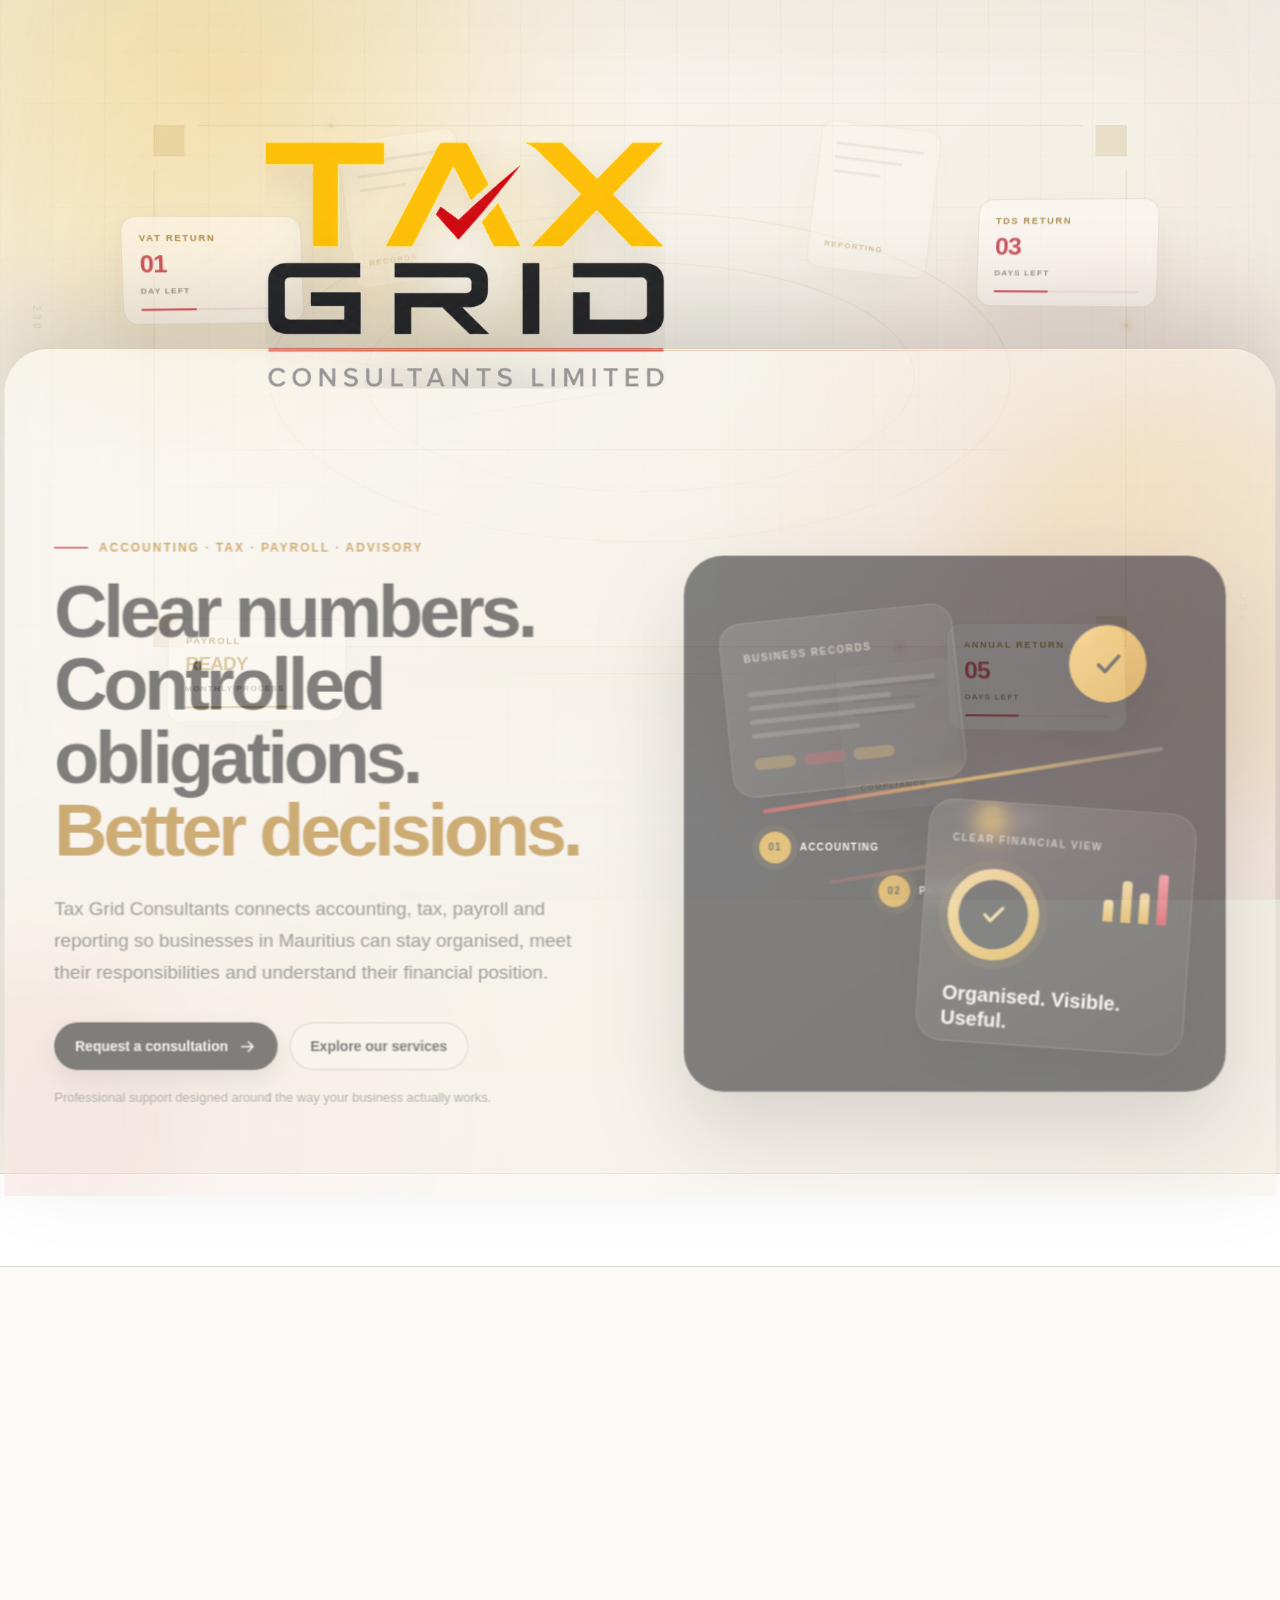
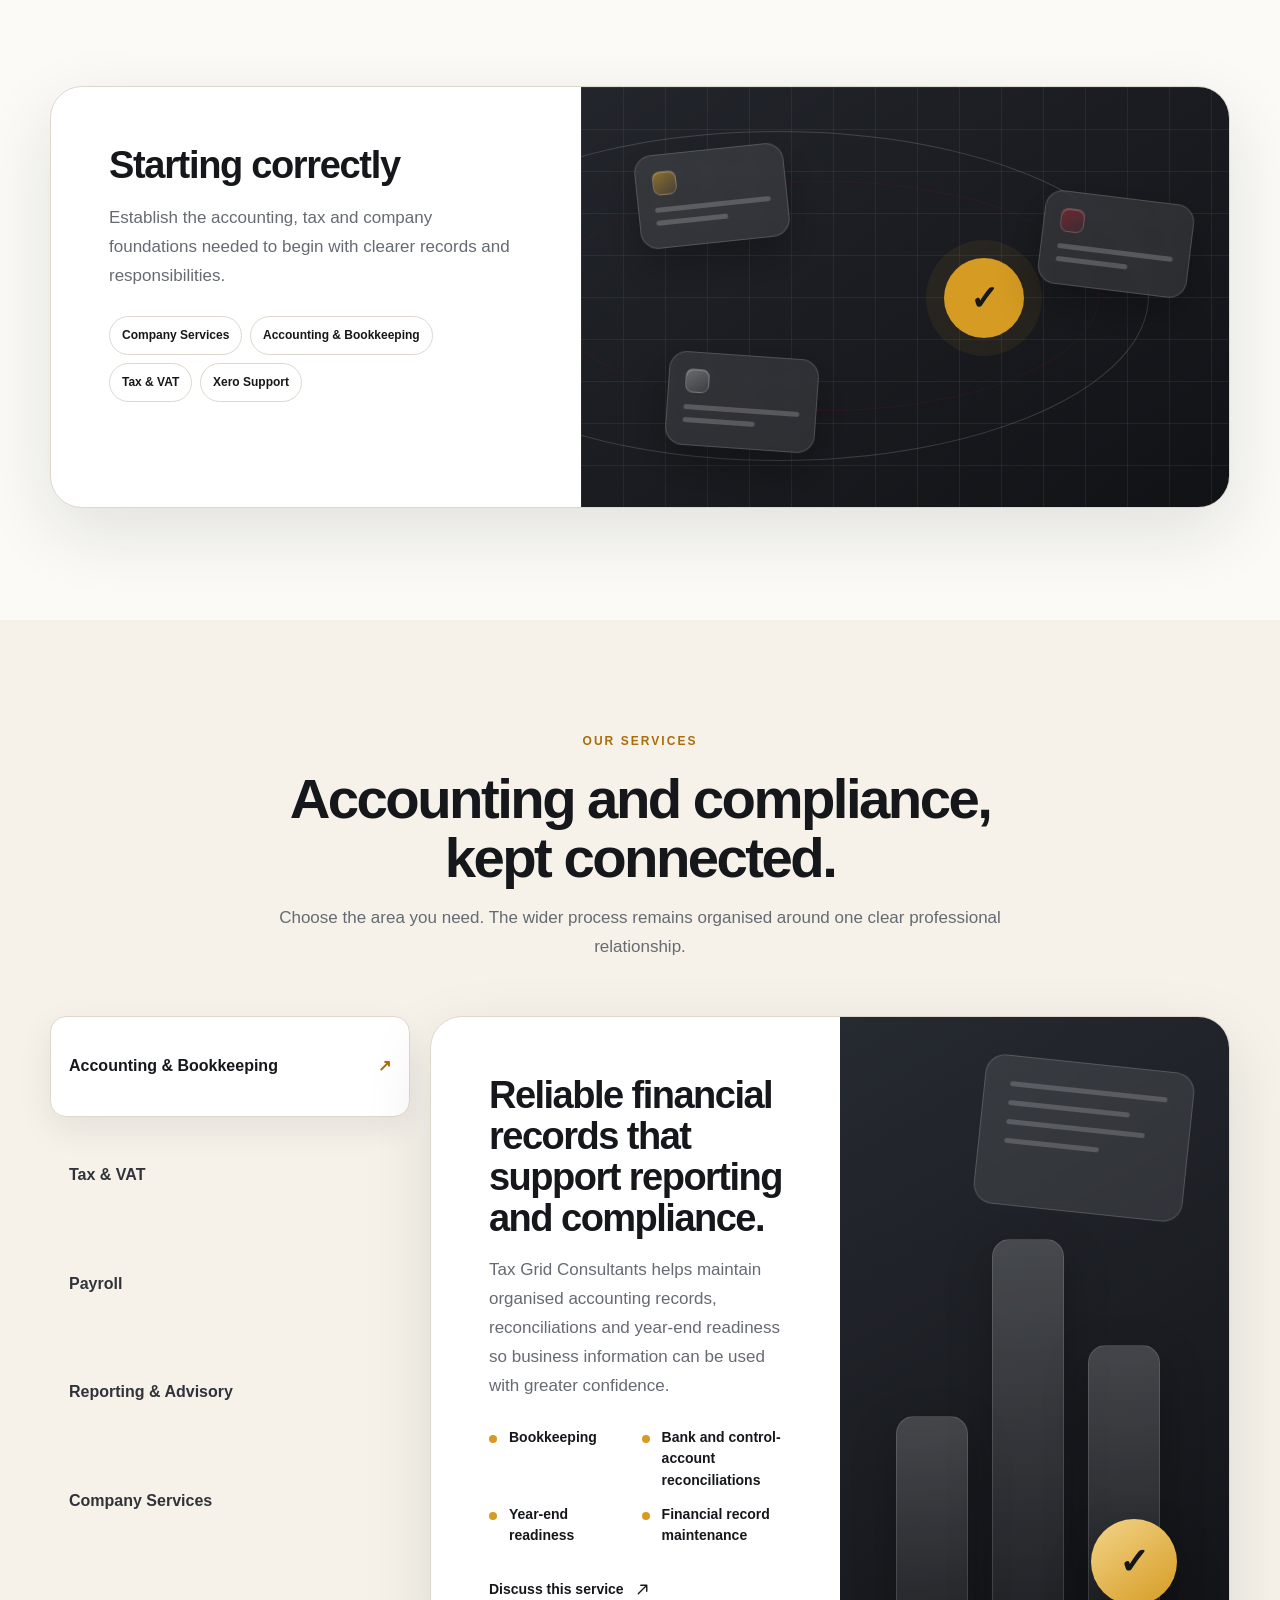
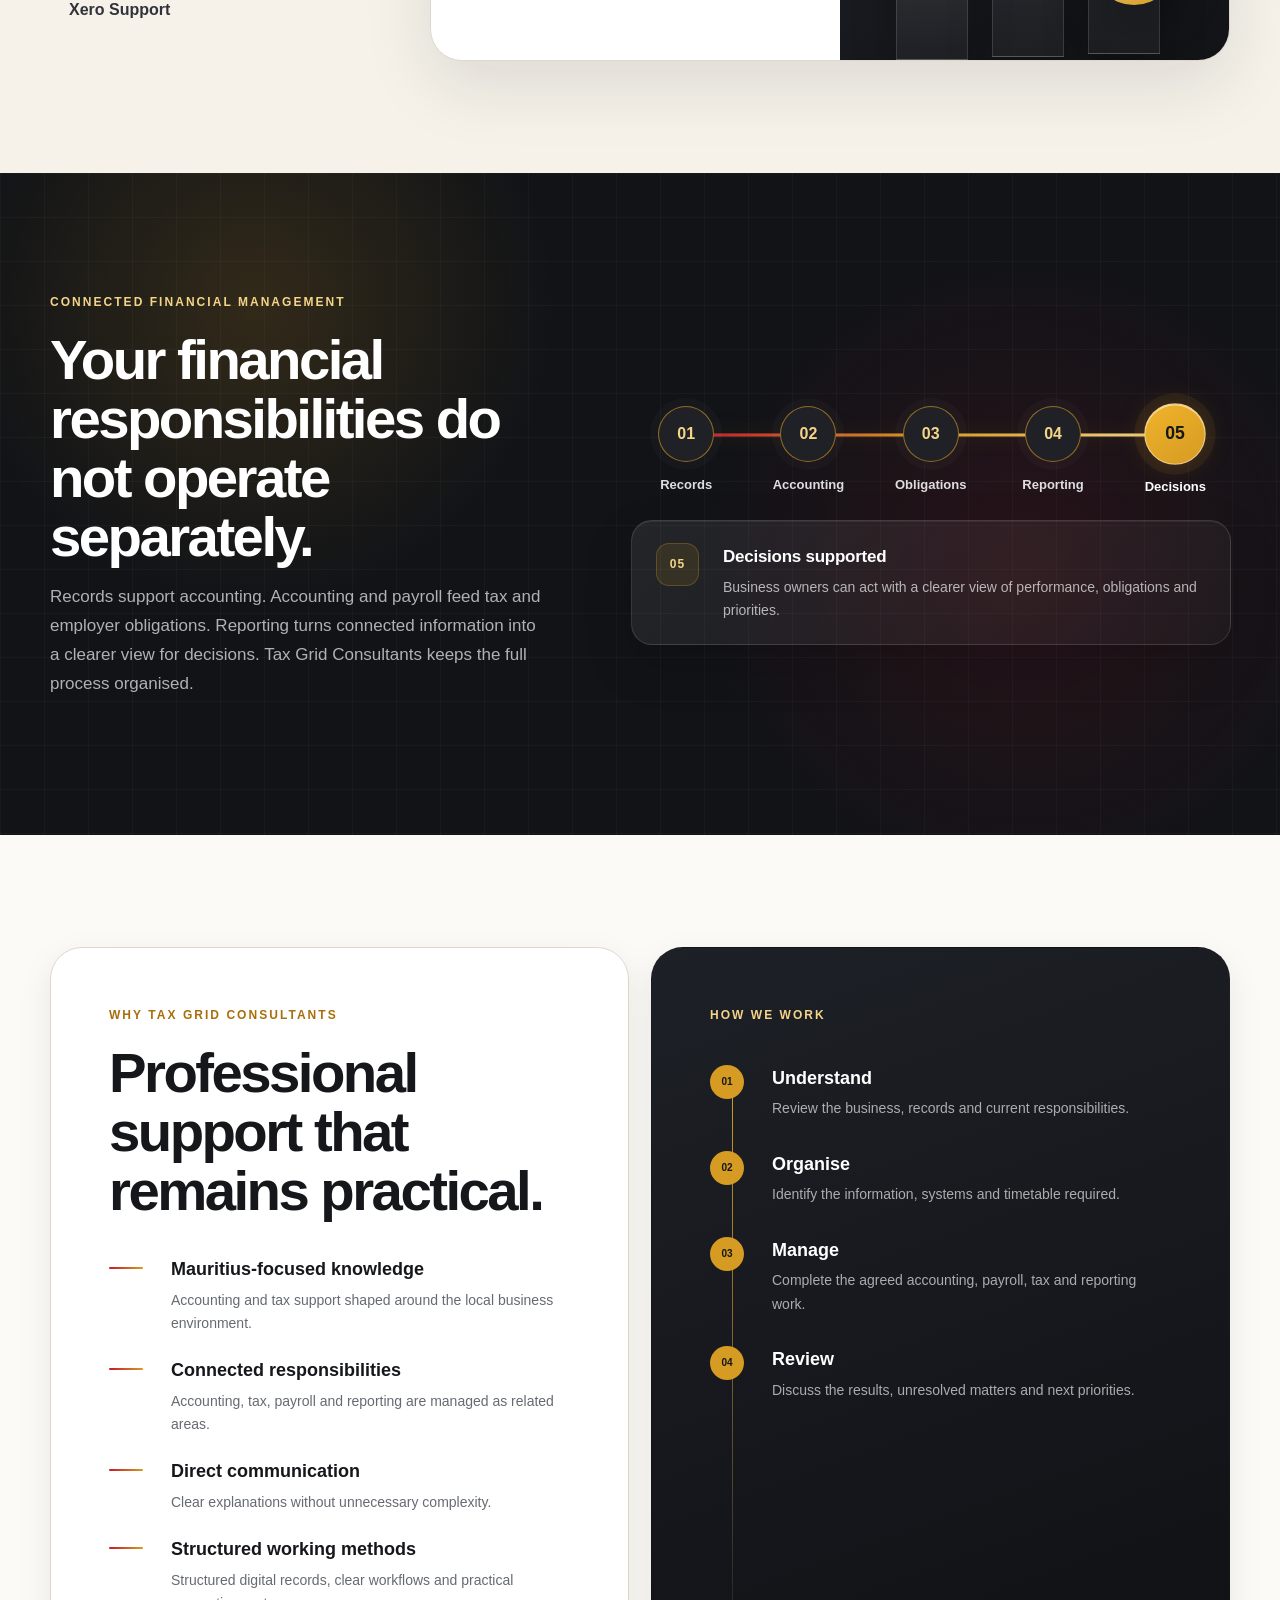
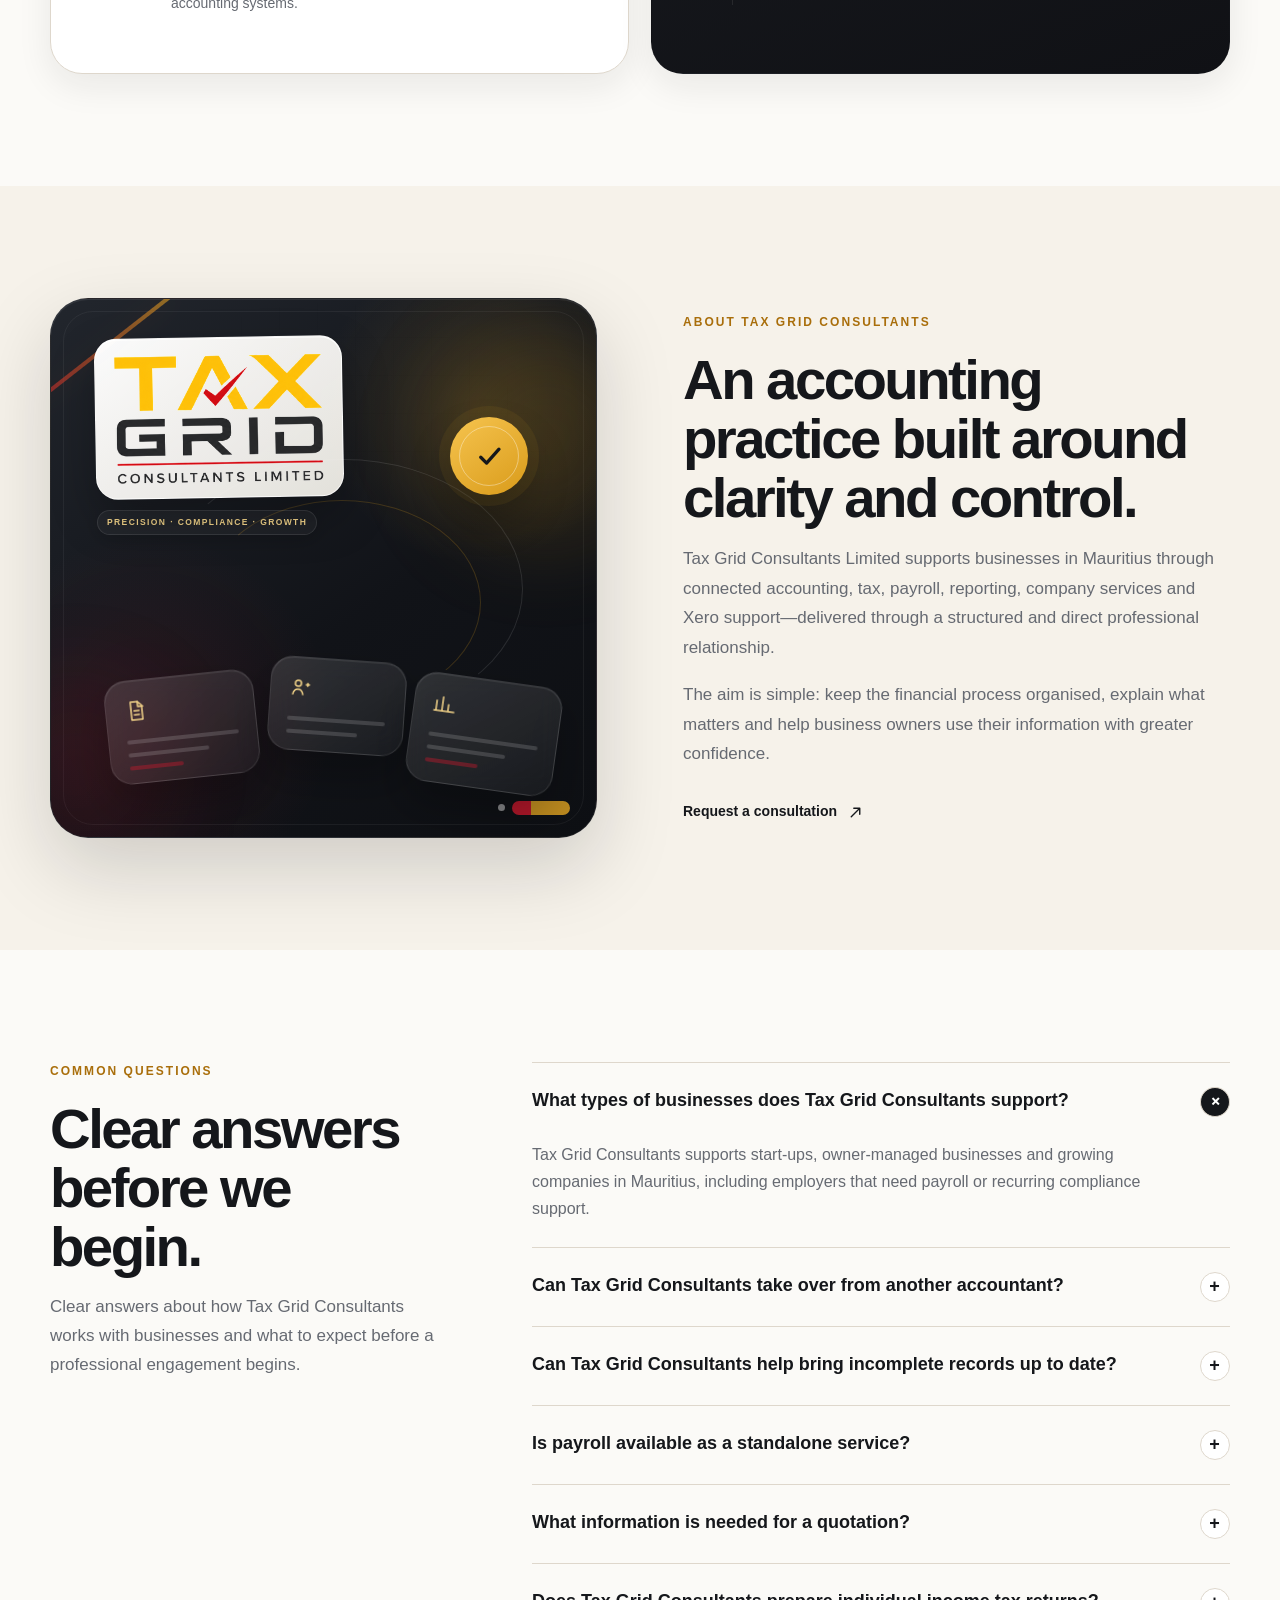
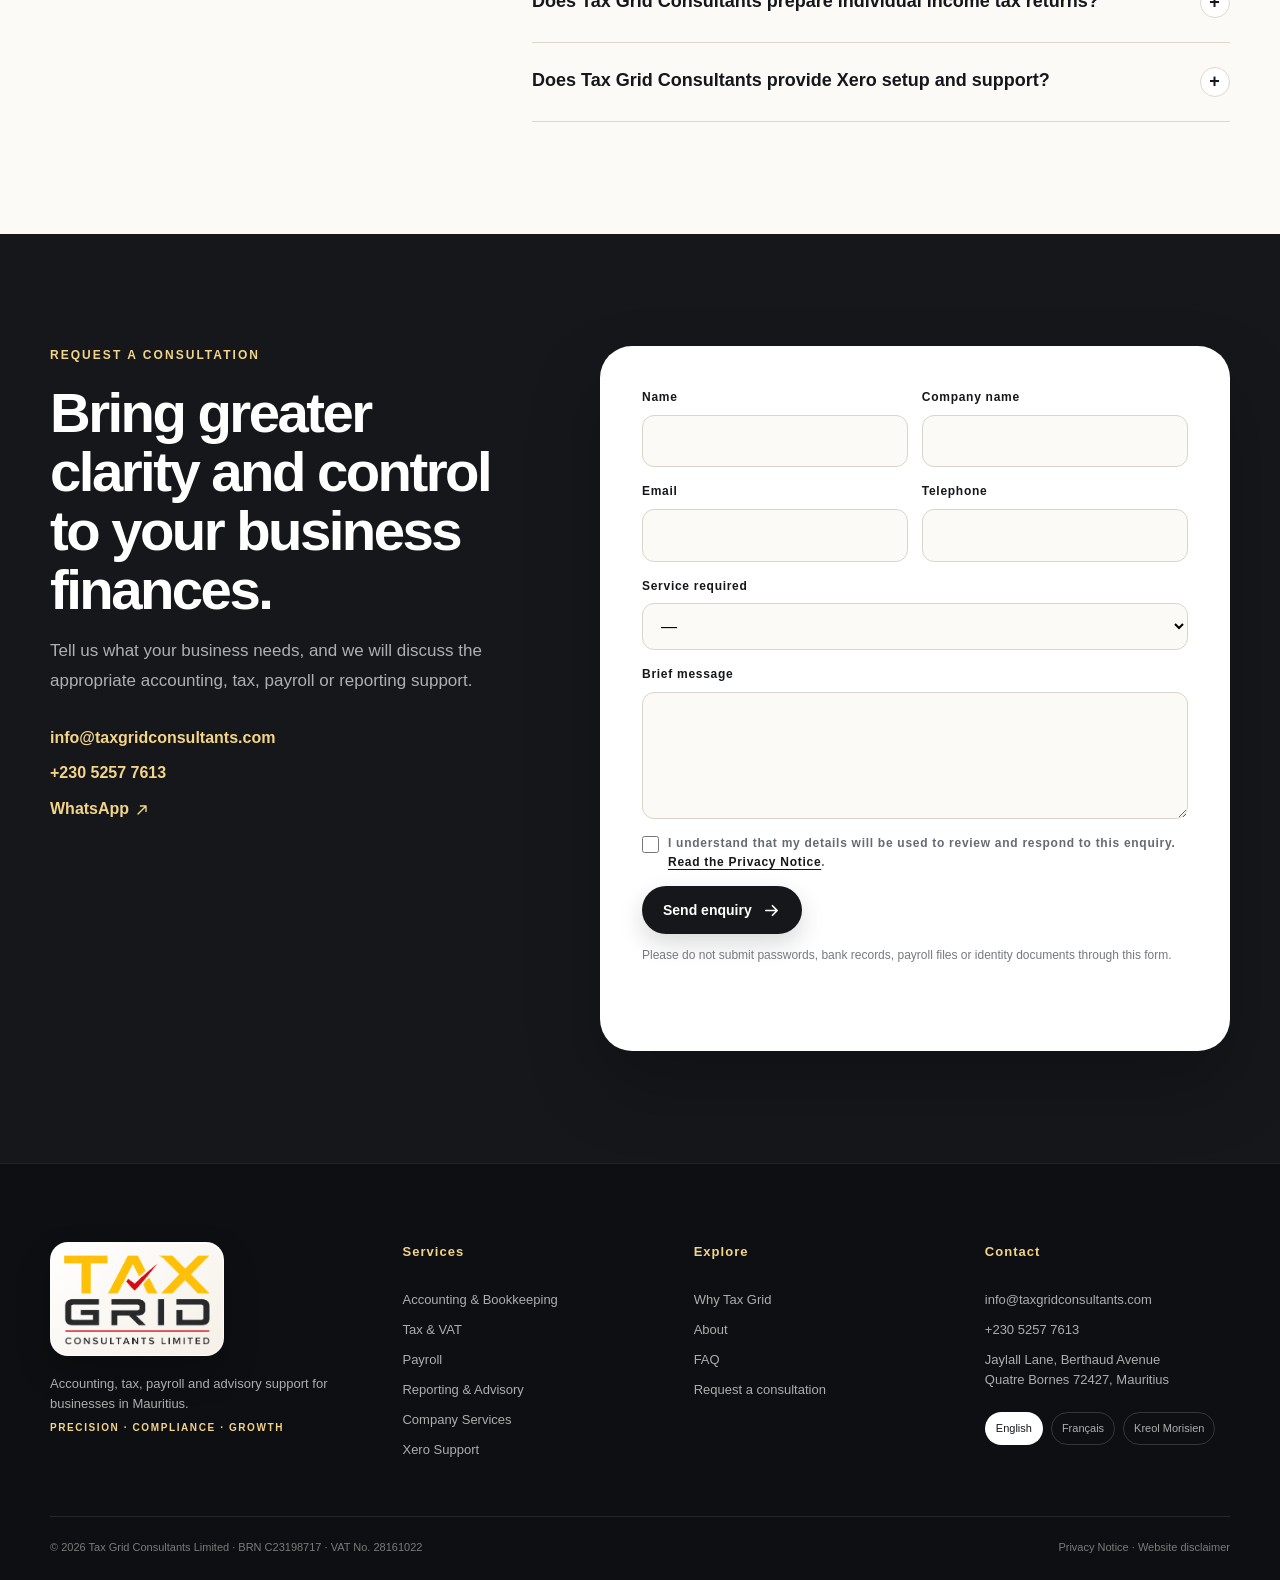
<file: index.html>
<!doctype html>
<html lang="en">
<head>
  <meta charset="utf-8">
  <meta name="viewport" content="width=device-width,initial-scale=1">
  <meta name="theme-color" content="#f6f2ea">
  <meta name="color-scheme" content="light">
  <meta name="description" content="Tax Grid Consultants provides accounting, tax, VAT, payroll, reporting, company and Xero support for businesses in Mauritius.">
  <link rel="canonical" href="https://www.taxgridconsultants.com/">
  <meta property="og:type" content="website">
  <meta property="og:site_name" content="Tax Grid Consultants">
  <meta property="og:title" content="Tax Grid Consultants — Clarity and control for business">
  <meta property="og:description" content="Connected accounting, tax, payroll and reporting support for businesses in Mauritius.">
  <meta property="og:url" content="https://www.taxgridconsultants.com/">
  <meta property="og:image" content="https://www.taxgridconsultants.com/assets/tgc-social-preview.png">
  <meta name="twitter:card" content="summary_large_image">
  <link rel="icon" type="image/png" sizes="32x32" href="assets/favicon-32.png">
  <link rel="apple-touch-icon" href="assets/apple-touch-icon.png">
  <title>Accounting, Tax, Payroll & Advisory in Mauritius | Tax Grid Consultants</title>
  <script type="application/ld+json">
  {
    "@context": "https://schema.org",
    "@type": "AccountingService",
    "name": "Tax Grid Consultants Limited",
    "url": "https://www.taxgridconsultants.com/",
    "logo": "https://www.taxgridconsultants.com/assets/tgc-logo-full-colour-crisp-4x.png",
    "image": "https://www.taxgridconsultants.com/assets/tgc-social-preview.png",
    "description": "Accounting, tax, VAT, payroll, reporting, company and Xero support for businesses in Mauritius.",
    "telephone": "+230 5257 7613",
    "email": "info@taxgridconsultants.com",
    "address": {
      "@type": "PostalAddress",
      "streetAddress": "Jaylall Lane, Berthaud Avenue",
      "addressLocality": "Quatre Bornes",
      "postalCode": "72427",
      "addressCountry": "MU"
    },
    "areaServed": {"@type": "Country", "name": "Mauritius"}
  }
  </script>
  <link rel="stylesheet" href="styles.css?v=tgc-living-cinematic-1">
  <script>document.documentElement.classList.add('js');</script>
</head>
<body class="home-page">
  <a class="skip-link" href="#main" data-i18n="skip">Skip to content</a>

  <header class="site-header" data-header>
    <div class="shell header-inner">
      <a class="brand" href="#top" aria-label="Tax Grid Consultants home">
        <span class="brand-logo-stage" aria-hidden="true">
          <img class="brand-logo-full" src="assets/tgc-logo-full-colour-crisp-4x.png" width="2836" height="1752" decoding="async" alt="">
          <span class="brand-logo-light"></span>
        </span>
        <span class="brand-intro-lockup" aria-hidden="true">
          <strong>PRECISION · COMPLIANCE · GROWTH</strong>
        </span>
        <span class="sr-only">Tax Grid Consultants Limited</span>
      </a>

      <button class="menu-toggle" type="button" aria-expanded="false" aria-controls="site-menu" data-menu-toggle>
        <span></span><span></span><span class="sr-only" data-i18n="openMenu">Open menu</span>
      </button>

      <div class="site-menu" id="site-menu" data-menu>
        <nav class="primary-nav" aria-label="Primary navigation">
          <a href="#services" data-i18n="navServices">Services</a>
          <a href="#why" data-i18n="navWhy">Why Tax Grid</a>
          <a href="#about" data-i18n="navAbout">About</a>
          <a href="#contact" data-i18n="navContact">Contact</a>
        </nav>

        <div class="header-actions">
          <div class="language-control" data-language-control>
            <button class="language-button" type="button" aria-haspopup="listbox" aria-expanded="false" data-language-button>
              <span class="language-icon" aria-hidden="true"><svg viewBox="0 0 24 24"><circle cx="12" cy="12" r="9"></circle><path d="M3 12h18M12 3a15 15 0 0 1 0 18M12 3a15 15 0 0 0 0 18"></path></svg></span>
              <span data-current-language>English</span>
              <span class="language-chevron" aria-hidden="true"><svg viewBox="0 0 20 20"><path d="m5.5 7.5 4.5 4.5 4.5-4.5"></path></svg></span>
            </button>
            <div class="language-menu" role="listbox" tabindex="-1" data-language-menu>
              <button type="button" role="option" data-lang="en">English</button>
              <button type="button" role="option" data-lang="fr">Français</button>
              <button type="button" role="option" data-lang="mfe">Kreol Morisien</button>
            </div>
          </div>
          <a class="button button-primary button-small header-cta" href="#contact"><span data-i18n="book">Request a consultation</span><svg class="button-arrow" aria-hidden="true" viewBox="0 0 20 20"><path d="M4 10h11M11 5l5 5-5 5"></path></svg></a>
        </div>
      </div>
    </div>
  </header>

  <main id="main">
    <section class="brand-intro" id="top" aria-label="Tax Grid Consultants introduction" data-brand-intro>
      <div class="brand-intro-sticky">
        <div class="cinematic-backdrop" aria-hidden="true">
          <div class="cinematic-grid"></div>
          <div class="cinematic-vignette"></div>
          <div class="cinematic-beam cinematic-beam-gold"></div>
          <div class="cinematic-beam cinematic-beam-red"></div>
          <div class="cinematic-horizon"></div>
          <div class="cinematic-sweep"></div>
          <div class="cinematic-frame">
            <i class="frame-line frame-line-top"></i>
            <i class="frame-line frame-line-right"></i>
            <i class="frame-line frame-line-bottom"></i>
            <i class="frame-line frame-line-left"></i>
            <span class="frame-corner frame-corner-tl"></span>
            <span class="frame-corner frame-corner-tr"></span>
            <span class="frame-corner frame-corner-bl"></span>
            <span class="frame-corner frame-corner-br"></span>
            <span class="frame-marker frame-marker-one"></span>
            <span class="frame-marker frame-marker-two"></span>
            <span class="frame-marker frame-marker-three"></span>
          </div>
          <div class="cinematic-code cinematic-code-left">230</div>
          <div class="cinematic-code cinematic-code-right">TGC</div>

          <div class="compliance-cinema" aria-hidden="true">
            <div class="cinema-orbit orbit-one"></div>
            <div class="cinema-orbit orbit-two"></div>
            <div class="deadline-card deadline-vat"><small>VAT RETURN</small><strong>01</strong><span>DAY LEFT</span><i></i></div>
            <div class="deadline-card deadline-payroll"><small>PAYROLL</small><strong>READY</strong><span>MONTHLY PROCESS</span><i></i></div>
            <div class="deadline-card deadline-tds"><small>TDS RETURN</small><strong>03</strong><span>DAYS LEFT</span><i></i></div>
            <div class="deadline-card deadline-annual"><small>ANNUAL RETURN</small><strong>05</strong><span>DAYS LEFT</span><i></i></div>
            <div class="cinema-document document-one"><b></b><b></b><b></b><em>RECORDS</em></div>
            <div class="cinema-document document-two"><b></b><b></b><b></b><em>REPORTING</em></div>
            <div class="cinema-document document-three"><b></b><b></b><b></b><em>COMPLIANCE</em></div>
            <div class="cinema-connection connection-one"></div>
            <div class="cinema-connection connection-two"></div>
            <div class="cinema-connection connection-three"></div>
            <div class="control-status"><span></span><strong>UNDER CONTROL</strong></div>
          </div>
        </div>

        <div class="brand-morph" data-brand-morph aria-hidden="true">
          <div class="brand-morph-visual">
            <span class="brand-morph-aura"></span>
            <img class="brand-morph-main" src="assets/tgc-logo-full-colour-crisp-4x.png" width="2836" height="1752" alt="" decoding="sync" fetchpriority="high">
            <span class="brand-morph-rule"></span>
          </div>
        </div>

        <div class="brand-intro-copy" data-brand-intro-copy>
          <p class="brand-intro-signature" data-i18n="introSignature">PRECISION · COMPLIANCE · GROWTH</p>
          <p class="brand-intro-services" data-i18n="introServices">ACCOUNTING · TAX · PAYROLL · ADVISORY</p>
        </div>

        <div class="brand-intro-scroll" data-brand-intro-scroll>
          <span data-i18n="introScroll">Scroll to explore</span>
          <i aria-hidden="true"></i>
        </div>
      </div>
    </section>

    <section class="hero" id="hero">
      <div class="hero-grid" aria-hidden="true"></div>
      <div class="hero-glow hero-glow-one" aria-hidden="true"></div>
      <div class="hero-glow hero-glow-two" aria-hidden="true"></div>
      <div class="shell hero-layout">
        <div class="hero-copy reveal">
          <p class="eyebrow"><span></span><span data-i18n="heroLabel">ACCOUNTING · TAX · PAYROLL · ADVISORY</span></p>
          <h1 data-i18n-html="heroTitle">Clear numbers.<br>Controlled obligations.<br><em>Better decisions.</em></h1>
          <p class="hero-lead" data-i18n="heroLead">Tax Grid Consultants connects accounting, tax, payroll and reporting so businesses in Mauritius can stay organised, meet their responsibilities and understand their financial position.</p>
          <div class="hero-actions">
            <a class="button button-primary" href="#contact"><span data-i18n="book">Request a consultation</span><svg class="button-arrow" aria-hidden="true" viewBox="0 0 20 20"><path d="M4 10h11M11 5l5 5-5 5"></path></svg></a>
            <a class="button button-secondary" href="#services" data-i18n="exploreServices">Explore our services</a>
          </div>
          <p class="hero-note" data-i18n="heroNote">Professional support designed around the way your business actually works.</p>
        </div>

        <div class="clarity-engine reveal reveal-delay" role="img" aria-label="Financial records moving through an organised process toward clear reporting">
          <div class="engine-grid" aria-hidden="true"></div>
          <div class="engine-rail rail-one" aria-hidden="true"></div>
          <div class="engine-rail rail-two" aria-hidden="true"></div>
          <div class="engine-input engine-card">
            <small data-i18n="engineInput">BUSINESS RECORDS</small>
            <div class="document-lines"><span></span><span></span><span></span><span></span></div>
            <div class="document-tags"><i></i><i></i><i></i></div>
          </div>
          <div class="engine-checkpoint checkpoint-one"><b>01</b><span data-i18n="engineAccounting">ACCOUNTING</span></div>
          <div class="engine-checkpoint checkpoint-two"><b>02</b><span data-i18n="enginePayroll">PAYROLL</span></div>
          <div class="engine-checkpoint checkpoint-three"><b>03</b><span data-i18n="engineTax">TAX</span></div>
          <div class="engine-output engine-card">
            <small data-i18n="engineOutput">CLEAR FINANCIAL VIEW</small>
            <div class="output-ring"><svg class="check-icon" aria-hidden="true" viewBox="0 0 24 24"><path d="m6 12.5 4 4L18.5 7"></path></svg></div>
            <div class="output-bars"><i></i><i></i><i></i><i></i></div>
            <strong data-i18n="engineResult">Organised. Visible. Useful.</strong>
          </div>
          <div class="engine-seal"><svg class="check-icon" aria-hidden="true" viewBox="0 0 24 24"><path d="m6 12.5 4 4L18.5 7"></path></svg></div>
        </div>
      </div>
    </section>

    <section class="credibility-strip" aria-label="Credibility highlights">
      <div class="shell credibility-grid">
        <div><span class="credibility-icon" aria-hidden="true"><svg viewBox="0 0 24 24"><path d="M12 21s6-5.1 6-11a6 6 0 1 0-12 0c0 5.9 6 11 6 11Z"></path><circle cx="12" cy="10" r="2"></circle></svg></span><strong data-i18n="trustMauritius">Mauritius-focused support</strong></div>
        <div><span class="credibility-icon" aria-hidden="true"><svg viewBox="0 0 24 24"><circle cx="6" cy="12" r="2.5"></circle><circle cx="18" cy="7" r="2.5"></circle><circle cx="18" cy="17" r="2.5"></circle><path d="m8.4 11 7.2-3M8.4 13l7.2 3"></path></svg></span><strong data-i18n="trustConnected">Accounting, tax and payroll connected</strong></div>
        <div><span class="credibility-icon" aria-hidden="true"><svg viewBox="0 0 24 24"><path d="M12 3 5 6v5c0 4.7 2.8 8.2 7 10 4.2-1.8 7-5.3 7-10V6l-7-3Z"></path><path d="m9 12 2 2 4-4"></path></svg></span><strong data-i18n="trustConfidential">Confidential handling</strong></div>
        <div class="xero-trust"><img src="assets/xero-logo-official-web.png" alt="Xero"><strong data-i18n="trustXero">Xero Partner</strong></div>
      </div>
    </section>

    <section class="section moments" id="moments">
      <div class="shell">
        <div class="section-heading section-heading-split reveal">
          <div>
            <p class="section-kicker" data-i18n="momentsLabel">BUILT AROUND YOUR BUSINESS</p>
            <h2 data-i18n="momentsTitle">Support at the moments that matter.</h2>
          </div>
          <p data-i18n="momentsLead">Start with the situation your business is facing. Tax Grid Consultants brings the relevant accounting, tax, payroll and reporting support together around it.</p>
        </div>

        <div class="moment-tabs reveal" role="tablist" aria-label="Business situations" data-moment-tabs>
          <button type="button" role="tab" aria-selected="true">Starting correctly</button>
          <button type="button" role="tab" aria-selected="false">Managing ongoing responsibilities</button>
          <button type="button" role="tab" aria-selected="false">Employing people</button>
          <button type="button" role="tab" aria-selected="false">Understanding performance</button>
        </div>
        <div class="moment-stage reveal reveal-delay">
          <div class="moment-content" role="tabpanel" data-moment-panel>
            <h3 data-moment-title>Starting correctly</h3>
            <p data-moment-description>Establish the accounting, tax and company foundations needed to begin with clearer records and responsibilities.</p>
            <div class="moment-related" data-moment-related><span>Company Services</span><span>Accounting &amp; Bookkeeping</span><span>Tax &amp; VAT</span><span>Xero Support</span></div>
          </div>
          <div class="moment-visual" data-moment-visual aria-hidden="true">
            <div class="visual-orbit orbit-one"></div>
            <div class="visual-orbit orbit-two"></div>
            <div class="visual-core"><span>✓</span></div>
            <div class="visual-card visual-card-a"><span class="visual-card-mark"></span><b></b><i></i></div>
            <div class="visual-card visual-card-b"><span class="visual-card-mark"></span><b></b><i></i></div>
            <div class="visual-card visual-card-c"><span class="visual-card-mark"></span><b></b><i></i></div>
          </div>
        </div>
      </div>
    </section>

    <section class="section services" id="services">
      <div class="shell">
        <div class="section-heading centered reveal">
          <p class="section-kicker" data-i18n="servicesLabel">OUR SERVICES</p>
          <h2 data-i18n="servicesTitle">Accounting and compliance, kept connected.</h2>
          <p data-i18n="servicesLead">Choose the area you need. The wider process remains organised around one clear professional relationship.</p>
        </div>

        <div class="service-explorer reveal">
          <div class="service-list" role="tablist" aria-label="Services" data-service-list>
            <button type="button" role="tab" aria-selected="true"><span>Accounting &amp; Bookkeeping</span></button>
            <button type="button" role="tab" aria-selected="false"><span>Tax &amp; VAT</span></button>
            <button type="button" role="tab" aria-selected="false"><span>Payroll</span></button>
            <button type="button" role="tab" aria-selected="false"><span>Reporting &amp; Advisory</span></button>
            <button type="button" role="tab" aria-selected="false"><span>Company Services</span></button>
            <button type="button" role="tab" aria-selected="false"><span>Xero Support</span></button>
          </div>
          <div class="service-panel" role="tabpanel" data-service-panel>
            <div class="service-panel-copy">
              <h3 data-service-headline>Reliable financial records that support reporting and compliance.</h3>
              <p data-service-description>Tax Grid Consultants helps maintain organised accounting records, reconciliations and year-end readiness so business information can be used with greater confidence.</p>
              <ul data-service-highlights><li>Bookkeeping</li><li>Bank and control-account reconciliations</li><li>Year-end readiness</li><li>Financial record maintenance</li></ul>
              <a class="text-link" href="#contact"><span data-i18n="discussService">Discuss this service</span><svg aria-hidden="true" viewBox="0 0 20 20"><path d="M5 15 15 5M8 5h7v7"></path></svg></a>
            </div>
            <div class="service-visual" data-service-visual aria-hidden="true">
              <div class="service-grid"></div>
              <div class="service-pillar pillar-one"></div>
              <div class="service-pillar pillar-two"></div>
              <div class="service-pillar pillar-three"></div>
              <div class="service-panel-sheet"><span></span><span></span><span></span><span></span></div>
              <div class="service-badge">✓</div>
            </div>
          </div>
        </div>
      </div>
    </section>

    <section class="connected-section" id="connected">
      <div class="connected-noise" aria-hidden="true"></div>
      <div class="shell connected-layout">
        <div class="connected-copy reveal">
          <p class="section-kicker section-kicker-light" data-i18n="connectedLabel">CONNECTED FINANCIAL MANAGEMENT</p>
          <h2 data-i18n="connectedTitle">Your financial responsibilities do not operate separately.</h2>
          <p data-i18n="connectedLead">Payroll affects the accounts. Accounting supports tax. Reporting turns those records into useful information. Tax Grid Consultants keeps these responsibilities connected, so each stage is supported by clearer and more reliable records.</p>
        </div>
        <div class="flow-experience reveal reveal-delay">
          <div class="flow-map" data-flow-map aria-label="Financial information moves from records to decisions">
            <div class="flow-line" aria-hidden="true"><span data-flow-progress></span></div>
            <button class="flow-node" type="button" data-flow-index="0" aria-pressed="true"><b>01</b><span data-i18n="flowRecords">Records</span></button>
            <button class="flow-node" type="button" data-flow-index="1" aria-pressed="false"><b>02</b><span data-i18n="flowAccounting">Accounting</span></button>
            <button class="flow-node" type="button" data-flow-index="2" aria-pressed="false"><b>03</b><span data-i18n="flowObligations">Obligations</span></button>
            <button class="flow-node" type="button" data-flow-index="3" aria-pressed="false"><b>04</b><span data-i18n="flowReporting">Reporting</span></button>
            <button class="flow-node" type="button" data-flow-index="4" aria-pressed="false"><b>05</b><span data-i18n="flowDecisions">Decisions</span></button>
          </div>
          <div class="flow-detail" data-flow-detail aria-live="polite">
            <span class="flow-detail-number" data-flow-number>01</span>
            <div>
              <strong data-flow-title>Records organised</strong>
              <p data-flow-description>Invoices, bank activity and source documents are gathered and structured.</p>
            </div>
          </div>
        </div>
      </div>
    </section>

    <section class="section why" id="why">
      <div class="shell why-grid">
        <div class="why-card reveal">
          <p class="section-kicker" data-i18n="whyLabel">WHY TAX GRID CONSULTANTS</p>
          <h2 data-i18n="whyTitle">Professional support that remains practical.</h2>
          <div class="why-points">
            <article><span class="why-accent" aria-hidden="true"></span><div><h3 data-i18n="whyOneTitle">Mauritius-focused knowledge</h3><p data-i18n="whyOneText">Accounting and tax support shaped around the local business environment.</p></div></article>
            <article><span class="why-accent" aria-hidden="true"></span><div><h3 data-i18n="whyTwoTitle">Connected responsibilities</h3><p data-i18n="whyTwoText">Accounting, tax, payroll and reporting are managed as related areas.</p></div></article>
            <article><span class="why-accent" aria-hidden="true"></span><div><h3 data-i18n="whyThreeTitle">Direct communication</h3><p data-i18n="whyThreeText">Clear explanations without unnecessary complexity.</p></div></article>
            <article><span class="why-accent" aria-hidden="true"></span><div><h3 data-i18n="whyFourTitle">Structured working methods</h3><p data-i18n="whyFourText">Structured digital records, clear workflows and practical accounting systems.</p></div></article>
          </div>
        </div>

        <div class="process-card reveal reveal-delay">
          <p class="section-kicker" data-i18n="processLabel">HOW WE WORK</p>
          <div class="process-line" aria-hidden="true"></div>
          <ol class="process-list">
            <li><span>01</span><div><h3 data-i18n="processOneTitle">Understand</h3><p data-i18n="processOneText">Review the business, records and current responsibilities.</p></div></li>
            <li><span>02</span><div><h3 data-i18n="processTwoTitle">Organise</h3><p data-i18n="processTwoText">Identify the information, systems and timetable required.</p></div></li>
            <li><span>03</span><div><h3 data-i18n="processThreeTitle">Manage</h3><p data-i18n="processThreeText">Complete the agreed accounting, payroll, tax and reporting work.</p></div></li>
            <li><span>04</span><div><h3 data-i18n="processFourTitle">Review</h3><p data-i18n="processFourText">Discuss the results, unresolved matters and next priorities.</p></div></li>
          </ol>
        </div>
      </div>
    </section>

    <section class="section about" id="about">
      <div class="shell about-layout">
        <div class="about-visual about-constellation reveal" aria-hidden="true">
          <div class="about-grid"></div>
          <div class="about-aura about-aura-gold"></div>
          <div class="about-aura about-aura-red"></div>
          <div class="about-brand-seal">
            <span class="about-logo-plate"><img src="assets/tgc-logo-full-colour-crisp-4x.png" width="2836" height="1752" alt=""></span>
            <span class="about-tagline">PRECISION · COMPLIANCE · GROWTH</span>
          </div>
          <div class="about-curve about-curve-one"></div>
          <div class="about-curve about-curve-two"></div>
          <div class="about-module module-records">
            <svg viewBox="0 0 24 24"><path d="M7 3h7l4 4v14H7z"></path><path d="M14 3v5h5M10 12h5M10 16h5"></path></svg>
            <i></i><i></i><i></i>
          </div>
          <div class="about-module module-payroll">
            <svg viewBox="0 0 24 24"><circle cx="9" cy="8" r="3"></circle><path d="M4 19c.5-3.2 2.2-5 5-5s4.5 1.8 5 5M17 9h3M18.5 7.5v3"></path></svg>
            <i></i><i></i>
          </div>
          <div class="about-module module-reporting">
            <svg viewBox="0 0 24 24"><path d="M4 19V9M10 19V5M16 19v-7M22 19H2"></path></svg>
            <i></i><i></i><i></i>
          </div>
          <div class="about-completion"><svg class="check-icon" aria-hidden="true" viewBox="0 0 24 24"><path d="m6 12.5 4 4L18.5 7"></path></svg></div>
          <div class="about-corner-signature"></div>
        </div>
        <div class="about-copy reveal reveal-delay">
          <p class="section-kicker" data-i18n="aboutLabel">ABOUT TAX GRID CONSULTANTS</p>
          <h2 data-i18n="aboutTitle">An accounting practice built around clarity and control.</h2>
          <p data-i18n="aboutTextOne">Tax Grid Consultants Limited supports businesses in Mauritius through connected accounting, tax, payroll, reporting, company services and Xero support—delivered through a structured and direct professional relationship.</p>
          <p data-i18n="aboutTextTwo">The aim is simple: keep the financial process organised, explain what matters and help business owners use their information with greater confidence.</p>
          <a class="text-link" href="#contact"><span data-i18n="startConversation">Request a consultation</span><svg aria-hidden="true" viewBox="0 0 20 20"><path d="M5 15 15 5M8 5h7v7"></path></svg></a>
        </div>
      </div>
    </section>

    <section class="section faq-section" id="faq">
      <div class="shell faq-layout">
        <div class="faq-heading reveal">
          <p class="section-kicker" data-i18n="faqLabel">COMMON QUESTIONS</p>
          <h2 data-i18n="faqTitle">Clear answers before we begin.</h2>
          <p data-i18n="faqLead">Clear answers about how Tax Grid Consultants works with businesses and what to expect before a professional engagement begins.</p>
        </div>
        <div class="faq-list reveal reveal-delay" data-faq-list>
          <article class="faq-item open"><button class="faq-question" type="button" aria-expanded="true"><span>What types of businesses does Tax Grid Consultants support?</span><span>+</span></button><div class="faq-answer"><div><p>Tax Grid Consultants supports start-ups, owner-managed businesses and growing companies in Mauritius, including employers that need payroll or recurring compliance support.</p></div></div></article>
        </div>
      </div>
    </section>

    <section class="contact-section" id="contact">
      <div class="shell contact-layout">
        <div class="contact-copy reveal">
          <p class="section-kicker section-kicker-light" data-i18n="contactLabel">REQUEST A CONSULTATION</p>
          <h2 data-i18n="contactTitle">Bring greater clarity and control to your business finances.</h2>
          <p data-i18n="contactLead">Tell us what your business needs, and we will discuss the appropriate accounting, tax, payroll or reporting support.</p>
          <div class="contact-details">
            <a href="mailto:info@taxgridconsultants.com">info@taxgridconsultants.com</a>
            <a href="tel:+23052577613">+230 5257 7613</a>
            <a href="https://wa.me/23052577613" target="_blank" rel="noopener">WhatsApp <svg class="external-arrow" aria-hidden="true" viewBox="0 0 20 20"><path d="M5 15 15 5M8 5h7v7"></path></svg></a>
          </div>
        </div>

        <form class="contact-form reveal reveal-delay" data-contact-form>
          <div class="form-row">
            <label><span data-i18n="formName">Name</span><input name="name" autocomplete="name" required></label>
            <label><span data-i18n="formCompany">Company name</span><input name="company" autocomplete="organization"></label>
          </div>
          <div class="form-row">
            <label><span data-i18n="formEmail">Email</span><input type="email" name="email" autocomplete="email" required></label>
            <label><span data-i18n="formPhone">Telephone</span><input name="phone" autocomplete="tel"></label>
          </div>
          <label><span data-i18n="formService">Service required</span><select name="service" data-service-select><option value="">—</option><option>Accounting &amp; Bookkeeping</option><option>Tax &amp; VAT</option><option>Payroll</option><option>Reporting &amp; Advisory</option><option>Company Services</option><option>Xero Support</option></select></label>
          <label><span data-i18n="formMessage">Brief message</span><textarea name="message" rows="4" required></textarea></label>
          <label class="consent-field"><input type="checkbox" name="privacy_acknowledgement" required><span data-i18n-html="formConsent">I understand that my details will be used to review and respond to this enquiry. <a href="privacy.html">Read the Privacy Notice</a>.</span></label>
          <button class="button button-primary" type="submit"><span data-i18n="sendEnquiry">Send enquiry</span><svg class="button-arrow" aria-hidden="true" viewBox="0 0 20 20"><path d="M4 10h11M11 5l5 5-5 5"></path></svg></button>
          <p class="form-note" data-i18n="formNote">Please do not submit passwords, bank records, payroll files or identity documents through this form.</p>
          <p class="form-status" role="status" aria-live="polite" data-form-status></p>
        </form>
      </div>
    </section>
  </main>

  <footer class="site-footer">
    <div class="shell footer-grid">
      <div class="footer-brand">
        <span class="footer-logo-plate"><img src="assets/tgc-logo-full-colour-crisp-4x.png" width="2836" height="1752" decoding="async" alt="Tax Grid Consultants Limited"></span>
        <p data-i18n="footerSummary">Accounting, tax, payroll and advisory support for businesses in Mauritius.</p>
        <strong>PRECISION · COMPLIANCE · GROWTH</strong>
      </div>
      <div>
        <h3 data-i18n="footerServices">Services</h3>
        <a href="#services" data-i18n="serviceAccounting">Accounting & Bookkeeping</a>
        <a href="#services" data-i18n="serviceTax">Tax & VAT</a>
        <a href="#services" data-i18n="servicePayroll">Payroll</a>
        <a href="#services" data-i18n="serviceReporting">Reporting & Advisory</a>
        <a href="#services" data-i18n="serviceCompany">Company Services</a>
        <a href="#services" data-i18n="serviceXero">Xero Support</a>
      </div>
      <div>
        <h3 data-i18n="footerExplore">Explore</h3>
        <a href="#why" data-i18n="navWhy">Why Tax Grid</a>
        <a href="#about" data-i18n="navAbout">About</a>
        <a href="#faq" data-i18n="faqShort">FAQ</a>
        <a href="#contact" data-i18n="book">Request a consultation</a>
      </div>
      <div>
        <h3 data-i18n="footerContact">Contact</h3>
        <a href="mailto:info@taxgridconsultants.com">info@taxgridconsultants.com</a>
        <a href="tel:+23052577613">+230 5257 7613</a>
        <p>Jaylall Lane, Berthaud Avenue<br>Quatre Bornes 72427, Mauritius</p>
        <div class="footer-language" data-footer-language></div>
      </div>
    </div>
    <div class="shell footer-legal">
      <p>© <span data-year></span> Tax Grid Consultants Limited · BRN C23198717 · VAT No. 28161022</p>
      <p><a href="privacy.html" data-i18n="privacy">Privacy Notice</a> · <a href="disclaimer.html" data-i18n="disclaimer">Website disclaimer</a></p>
    </div>
  </footer>

  <script src="app.js?v=tgc-living-cinematic-1"></script>
</body>
</html>
</file>
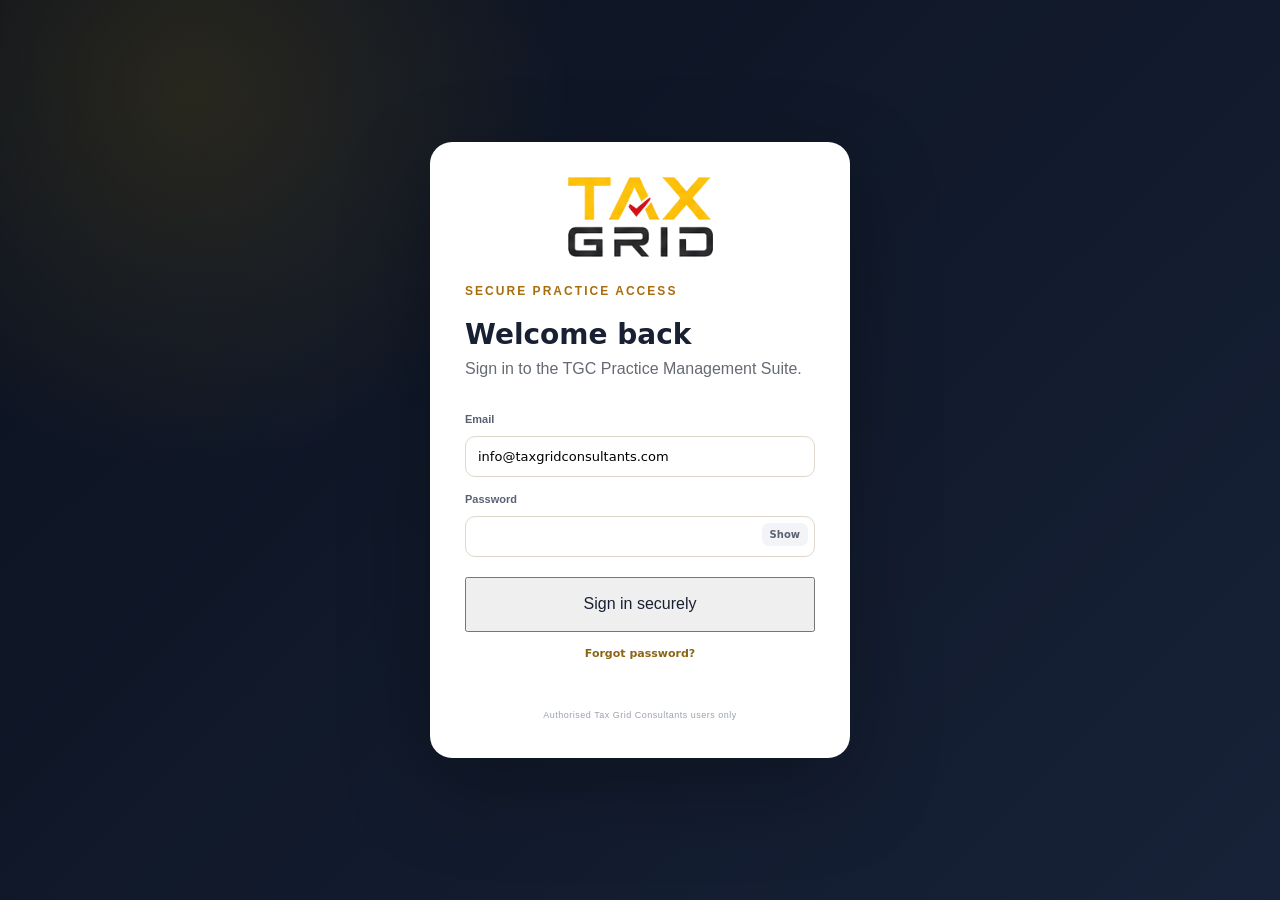
<file: cloud/index.html>
<!doctype html>
<html lang="en">
  <head>
    <meta charset="UTF-8" />
    <meta name="viewport" content="width=device-width,initial-scale=1" />
    <title>TGC Practice Manager — Modern Workspace</title>
    <meta name="tgc-build" content="5.10" />
    <link rel="stylesheet" href="/styles.css?v=5.10" />
    <link rel="stylesheet" href="/cloud/cloud.css?v=5.10" />
  </head>
  <body>
    <section class="cloud-login" id="loginScreen">
      <div class="login-card">
        <img
          src="/assets/tgc-logo-transparent.png"
          alt="Tax Grid Consultants"
        />
        <span class="eyebrow">SECURE PRACTICE ACCESS</span>
        <h1>Welcome back</h1>
        <p>Sign in to the TGC Practice Management Suite.</p>
        <form id="loginForm">
          <label>Email</label
          ><input
            id="loginEmail"
            type="email"
            value="info@taxgridconsultants.com"
            autocomplete="email"
            required
          /><label>Password</label>
          <div class="password-field">
            <input
              id="loginPassword"
              type="password"
              autocomplete="current-password"
              required
            /><button type="button" id="togglePassword">Show</button>
          </div>
          <button class="primary-button" id="loginButton">
            Sign in securely</button
          ><button class="forgot-button" type="button" id="forgotPassword">
            Forgot password?
          </button>
          <div class="login-error" id="loginError"></div>
        </form>
        <small>Authorised Tax Grid Consultants users only</small>
      </div>
    </section>
    <section class="cloud-login hidden" id="passwordScreen">
      <div class="login-card password-card">
        <img
          src="/assets/tgc-logo-transparent.png"
          alt="Tax Grid Consultants"
        /><span class="eyebrow">SECURE ACCOUNT</span>
        <h1>Change your password</h1>
        <p>
          Use at least 12 characters with uppercase, lowercase, a number and a
          symbol.
        </p>
        <form id="passwordForm">
          <label>New password</label
          ><input
            id="newPassword"
            type="password"
            autocomplete="new-password"
            minlength="12"
            required
          /><label>Confirm new password</label
          ><input
            id="confirmPassword"
            type="password"
            autocomplete="new-password"
            minlength="12"
            required
          /><button class="primary-button">Save new password</button
          ><button class="forgot-button" type="button" id="cancelPassword">
            Cancel
          </button>
          <div class="login-error" id="passwordError"></div>
        </form>
      </div>
    </section>
    <section class="cloud-login hidden" id="mfaScreen">
      <div class="login-card password-card">
        <img
          src="/assets/tgc-logo-transparent.png"
          alt="Tax Grid Consultants"
        /><span class="eyebrow">TWO-STEP VERIFICATION</span>
        <h1 id="mfaTitle">Verify your identity</h1>
        <p id="mfaText">
          Enter the current six-digit code from your authenticator app.
        </p>
        <div id="mfaQr" class="mfa-qr hidden"></div>
        <form id="mfaForm">
          <label>Verification code</label
          ><input
            id="mfaCode"
            inputmode="numeric"
            autocomplete="one-time-code"
            pattern="[0-9]{6}"
            maxlength="6"
            required
          /><button class="primary-button" id="mfaButton">
            Verify and continue</button
          ><button class="forgot-button" type="button" id="mfaSignOut">
            Use another account
          </button>
          <div class="login-error" id="mfaError"></div>
        </form>
      </div>
    </section>
    <div class="app-shell hidden" id="cloudShell">
      <aside class="sidebar">
        <div class="brand brand-official brand-modern" aria-label="Tax Grid Consultants Practice Manager">
          <img class="brand-logo brand-logo-colour" src="/assets/tgc-logo-nav.png" alt="Tax Grid Consultants Limited" />
          <img class="brand-logo brand-logo-monochrome" src="/assets/tgc-logo-monochrome.png" alt="Tax Grid Consultants Limited monochrome" />
        </div>
        <div class="nav-caption">Workspace</div>
        <nav id="cloudNav">
          <button class="nav-item active" data-view="dashboard" data-label="Dashboard"><span class="nav-icon"><svg viewBox="0 0 24 24" aria-hidden="true"><path d="M4 4h6v6H4zM14 4h6v6h-6zM4 14h6v6H4zM14 14h6v6h-6z"/></svg></span><span>Dashboard</span></button>
          <button class="nav-item" data-view="clients" data-label="Clients"><span class="nav-icon"><svg viewBox="0 0 24 24" aria-hidden="true"><path d="M16 20v-1.5a4.5 4.5 0 0 0-4.5-4.5h-4A4.5 4.5 0 0 0 3 18.5V20M9.5 10a4 4 0 1 0 0-8 4 4 0 0 0 0 8ZM17 11a3 3 0 1 0 0-6M19 20v-1a4 4 0 0 0-3-3.87"/></svg></span><span>Clients</span></button>
          <button class="nav-item" data-view="work" data-label="Work"><span class="nav-icon"><svg viewBox="0 0 24 24" aria-hidden="true"><path d="M9 11l3 3L22 4M21 12v7a2 2 0 0 1-2 2H5a2 2 0 0 1-2-2V5a2 2 0 0 1 2-2h11"/></svg></span><span>Work</span></button>
          <button class="nav-item" data-view="documents" data-label="Documents"><span class="nav-icon"><svg viewBox="0 0 24 24" aria-hidden="true"><path d="M3 7a2 2 0 0 1 2-2h5l2 2h7a2 2 0 0 1 2 2v9a2 2 0 0 1-2 2H5a2 2 0 0 1-2-2z"/></svg></span><span>Documents</span></button>
          <button class="nav-item" data-view="billing" data-label="Billing"><span class="nav-icon"><svg viewBox="0 0 24 24" aria-hidden="true"><path d="M3 6h18v12H3zM3 10h18M7 15h3"/></svg></span><span>Billing</span></button>
          <div class="nav-caption nav-caption-secondary">Manage</div>
          <button class="nav-item hidden" id="usersNav" data-view="users" data-label="Team"><span class="nav-icon"><svg viewBox="0 0 24 24" aria-hidden="true"><path d="M16 21v-2a4 4 0 0 0-4-4H6a4 4 0 0 0-4 4v2M9 11a4 4 0 1 0 0-8 4 4 0 0 0 0 8ZM19 8v6M22 11h-6"/></svg></span><span>Team</span></button>
          <button class="nav-item" id="settingsNav" data-view="settings" data-label="Settings"><span class="nav-icon"><svg viewBox="0 0 24 24" aria-hidden="true"><path d="M12 15.5a3.5 3.5 0 1 0 0-7 3.5 3.5 0 0 0 0 7ZM19.4 15a1.7 1.7 0 0 0 .34 1.88l.06.06-2.83 2.83-.06-.06A1.7 1.7 0 0 0 15 19.4a1.7 1.7 0 0 0-1 .6 1.7 1.7 0 0 0-.4 1.1V21H9.6v-.1A1.7 1.7 0 0 0 8.5 19.3a1.7 1.7 0 0 0-1.88.34l-.06.06-2.83-2.83.06-.06A1.7 1.7 0 0 0 4.1 15a1.7 1.7 0 0 0-.6-1 1.7 1.7 0 0 0-1.1-.4H2V9.6h.1A1.7 1.7 0 0 0 3.7 8.5a1.7 1.7 0 0 0-.34-1.88l-.06-.06 2.83-2.83.06.06A1.7 1.7 0 0 0 8 4.1a1.7 1.7 0 0 0 1-.6A1.7 1.7 0 0 0 9.4 2H13v.1A1.7 1.7 0 0 0 14.1 3.7a1.7 1.7 0 0 0 1.88-.34l.06-.06 2.83 2.83-.06.06A1.7 1.7 0 0 0 18.5 8c.1.4.3.7.6 1 .3.3.7.5 1.1.5h.1V13h-.1a1.7 1.7 0 0 0-1.6 1.1c-.1.3-.1.6-.2.9Z"/></svg></span><span>Settings</span></button>
        </nav>
        <div class="sidebar-bottom">
          <div class="user-mini">
            <div class="avatar" id="userAvatar">YJ</div>
            <div><strong id="userName">User</strong><span id="userRole">Loading…</span></div>
            <div class="user-mini-actions"><button id="signOut" type="button" aria-label="Sign out" title="Sign out"><svg viewBox="0 0 24 24" aria-hidden="true"><path d="M10 17l5-5-5-5M15 12H3M14 3h5a2 2 0 0 1 2 2v14a2 2 0 0 1-2 2h-5"/></svg></button></div>
          </div>
        </div>
      </aside>
      <main>
        <header class="topbar">
          <button class="icon-button menu-button" id="menuButton" aria-label="Open navigation">☰</button>
          <button class="topbar-icon desktop-sidebar-toggle" id="sidebarToggle" type="button" aria-label="Collapse sidebar" title="Collapse sidebar"><svg viewBox="0 0 24 24" aria-hidden="true"><rect x="3" y="4" width="18" height="16" rx="2"/><path d="M9 4v16M15 9l-3 3 3 3"/></svg></button>
          <div class="global-search-wrap">
            <div class="search">
              <svg viewBox="0 0 24 24" aria-hidden="true"><circle cx="11" cy="11" r="7"/><path d="m20 20-3.5-3.5"/></svg>
              <input id="globalSearch" placeholder="Search clients, BRN or filings…" aria-label="Search clients, BRN or filings" autocomplete="off" />
            </div>
            <div class="global-search-results hidden" id="globalSearchResults"></div>
          </div>
          <div class="top-actions">
            <div class="notification-wrap">
              <button class="topbar-icon" id="notificationButton" type="button" aria-label="Open notifications" aria-expanded="false"><svg viewBox="0 0 24 24" aria-hidden="true"><path d="M18 8a6 6 0 1 0-12 0c0 7-3 7-3 9h18c0-2-3-2-3-9M10 21h4"/></svg><span class="notification-count hidden" id="notificationCount">0</span></button>
              <div class="notification-menu hidden" id="notificationMenu" role="dialog" aria-label="Notifications"></div>
            </div>
            <div class="quick-add-wrap">
              <button class="quick-add hidden" id="quickAdd" type="button"><span>＋</span> Create</button>
              <div class="quick-add-menu hidden" id="quickAddMenu">
                <button type="button" id="quickAddClient"><strong>New client</strong><small>Add the client and assign obligations</small></button>
                <button type="button" id="quickAddWork"><strong>New job</strong><small>Create one-off work not generated automatically</small></button>
                <div class="quick-add-note">Tasks and checklists belong inside a job.</div>
              </div>
            </div>
            <button class="topbar-icon theme-toggle" id="themeToggle" type="button" aria-label="Switch to dark mode" title="Switch to dark mode"><svg class="theme-icon moon-icon" viewBox="0 0 24 24" aria-hidden="true"><path d="M20.5 14.3A8.4 8.4 0 0 1 9.7 3.5 8.5 8.5 0 1 0 20.5 14.3Z"/></svg><svg class="theme-icon sun-icon" viewBox="0 0 24 24" aria-hidden="true"><circle cx="12" cy="12" r="4"/><path d="M12 2v2M12 20v2M4.93 4.93l1.42 1.42M17.66 17.66l1.41 1.41M2 12h2M20 12h2M4.93 19.07l1.42-1.41M17.66 6.34l1.41-1.41"/></svg></button>
          </div>
        </header>
        <div id="cloudRoot"></div>
      </main>
    </div>
    <script src="/cloud/supabase.js?v=5.10"></script>
    <script src="/cloud/config.js?v=5.10"></script>
    <script src="/cloud/cloud-app.js?v=5.10"></script>
  </body>
</html>
</file>
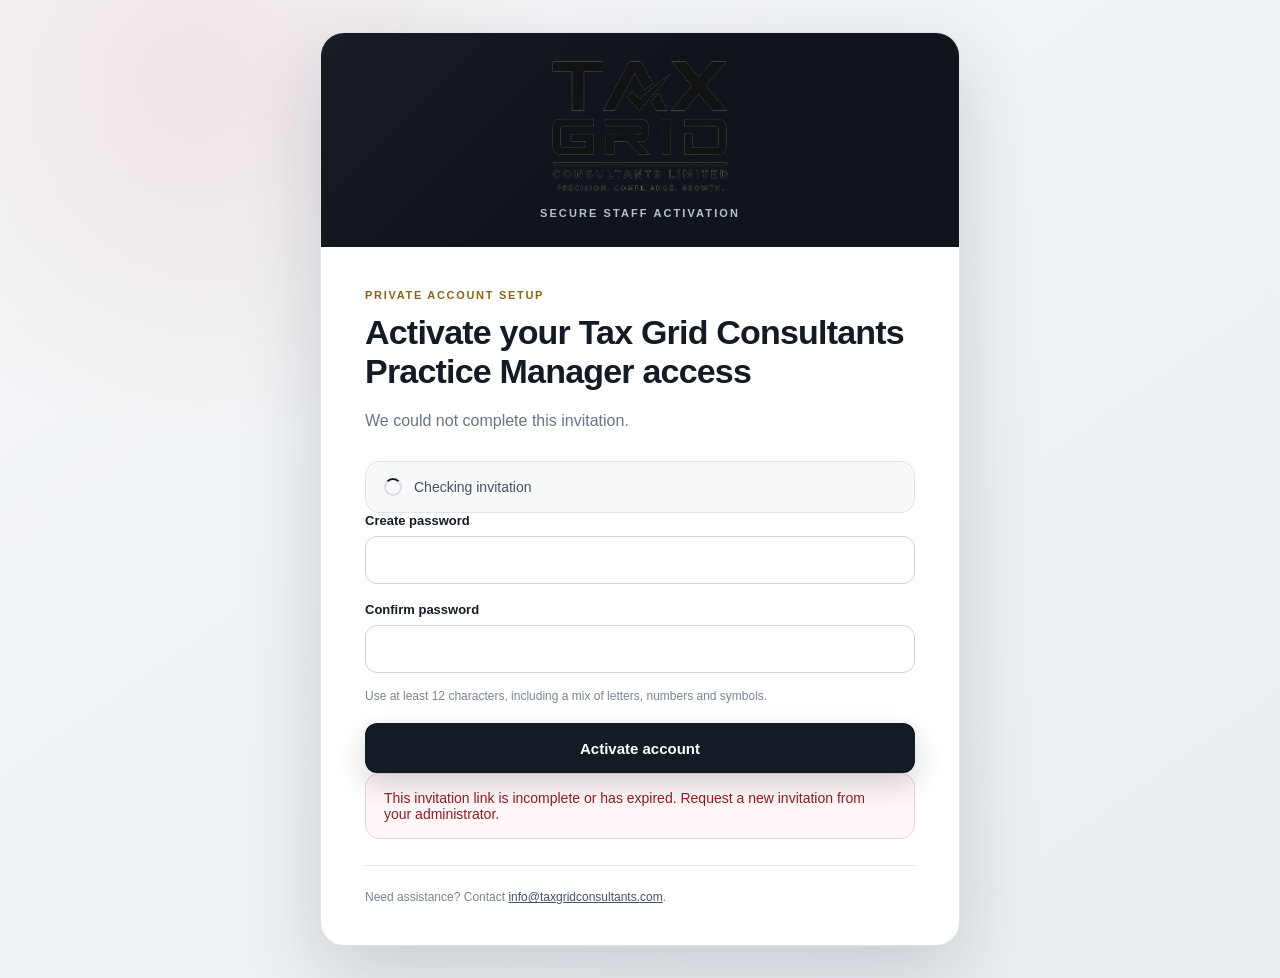
<file: auth/confirm/index.html>
<!doctype html>
<html lang="en">
<head>
  <meta charset="utf-8">
  <meta name="viewport" content="width=device-width, initial-scale=1">
  <meta name="robots" content="noindex,nofollow">
  <title>Activate your Tax Grid Consultants account</title>
  <link rel="icon" href="/assets/tgc-logo-monochrome.png" type="image/png">
  <link rel="stylesheet" href="/auth/confirm/auth-confirm.css">
</head>
<body>
  <main class="activation-shell">
    <section class="activation-card" aria-labelledby="activationTitle">
      <div class="brand-panel">
        <img src="/assets/tgc-logo-monochrome.png" alt="Tax Grid Consultants Limited">
        <span>Secure staff activation</span>
      </div>

      <div class="activation-content">
        <p class="eyebrow">PRIVATE ACCOUNT SETUP</p>
        <h1 id="activationTitle">Activate your Tax Grid Consultants Practice Manager access</h1>
        <p id="activationIntro" class="intro">
          Verifying your secure invitation…
        </p>

        <div id="activationStatus" class="status-card" role="status" aria-live="polite">
          <span class="spinner" aria-hidden="true"></span>
          <span>Checking invitation</span>
        </div>

        <form id="passwordForm" class="password-form" hidden novalidate>
          <label>
            Create password
            <input id="password" type="password" autocomplete="new-password" minlength="12" required>
          </label>
          <label>
            Confirm password
            <input id="confirmPassword" type="password" autocomplete="new-password" minlength="12" required>
          </label>
          <p class="password-note">Use at least 12 characters, including a mix of letters, numbers and symbols.</p>
          <button id="activateButton" type="submit">Activate account</button>
        </form>

        <div id="activationError" class="error-card" hidden></div>

        <p class="help-text">
          Need assistance? Contact
          <a href="mailto:info@taxgridconsultants.com">info@taxgridconsultants.com</a>.
        </p>
      </div>
    </section>
  </main>

  <script src="/cloud/supabase.js"></script>
  <script src="/cloud/config.js"></script>
  <script src="/auth/confirm/auth-confirm.js"></script>
</body>
</html>
</file>
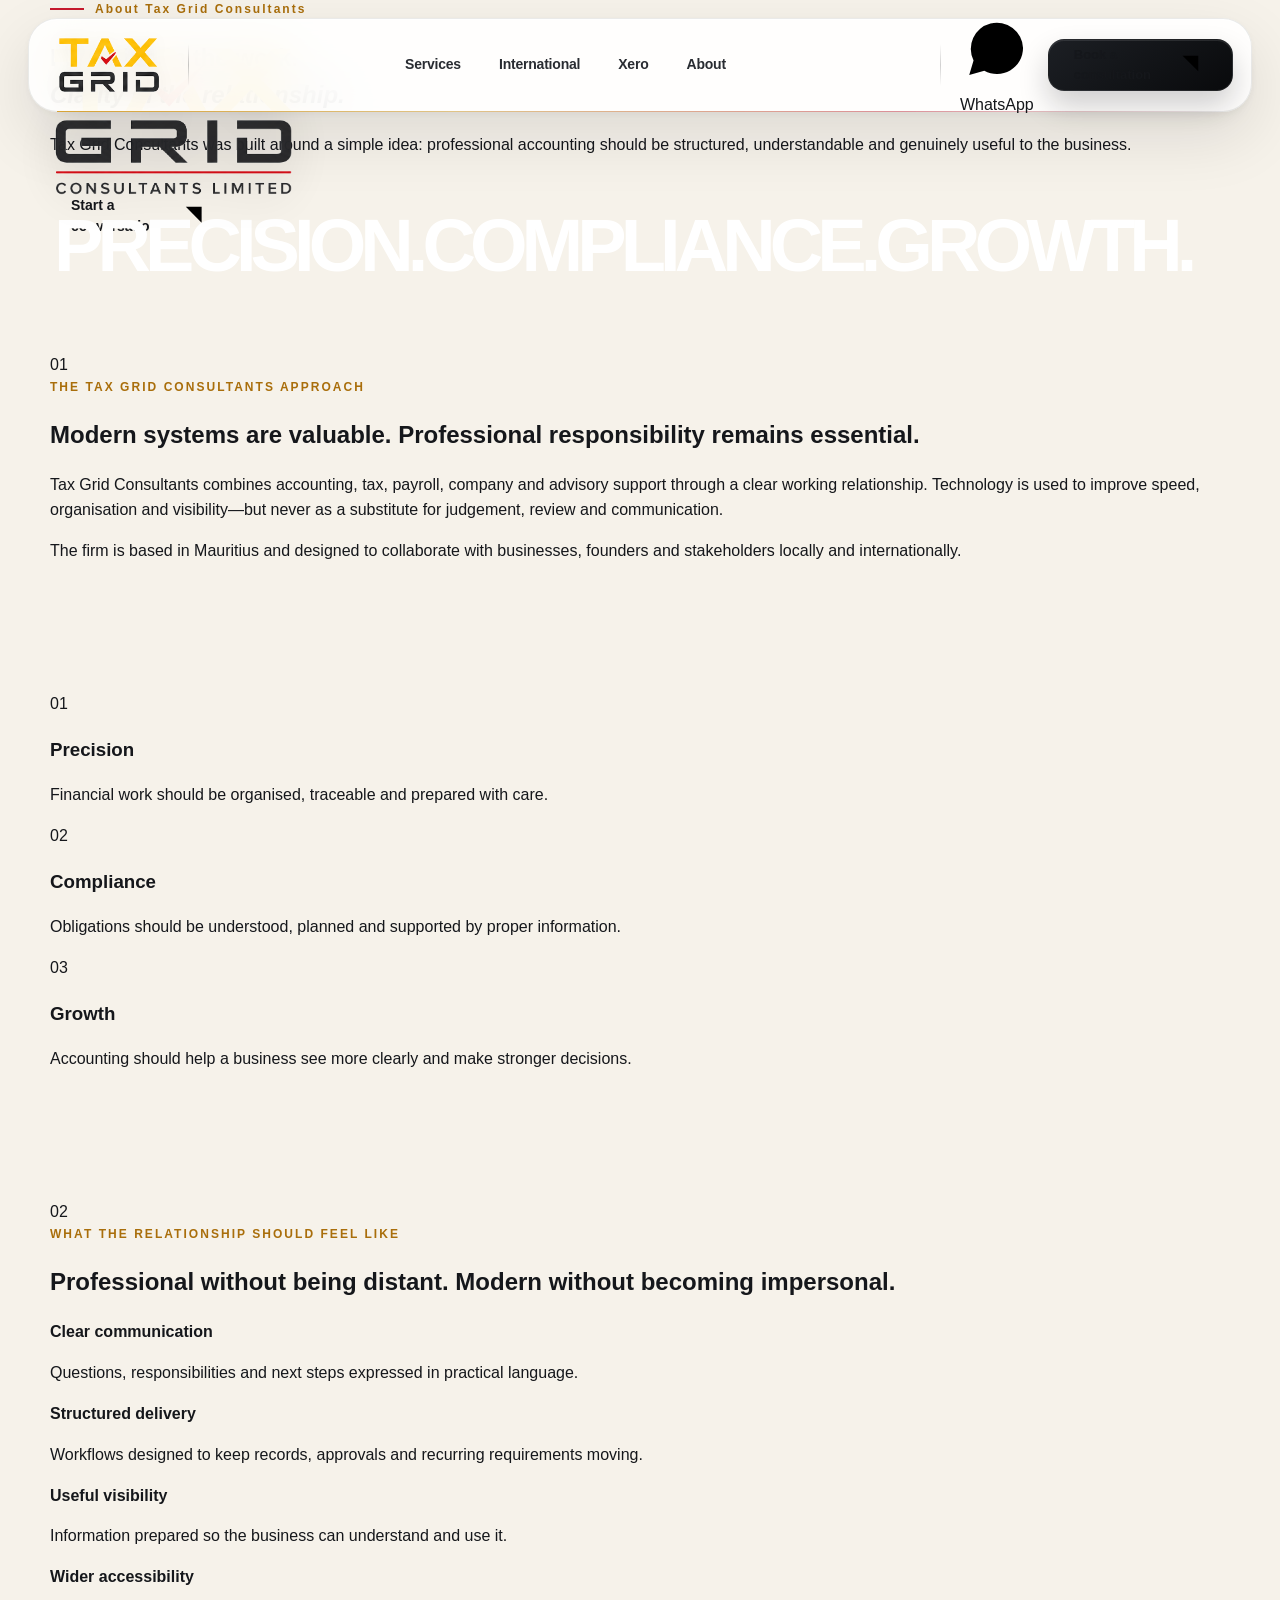
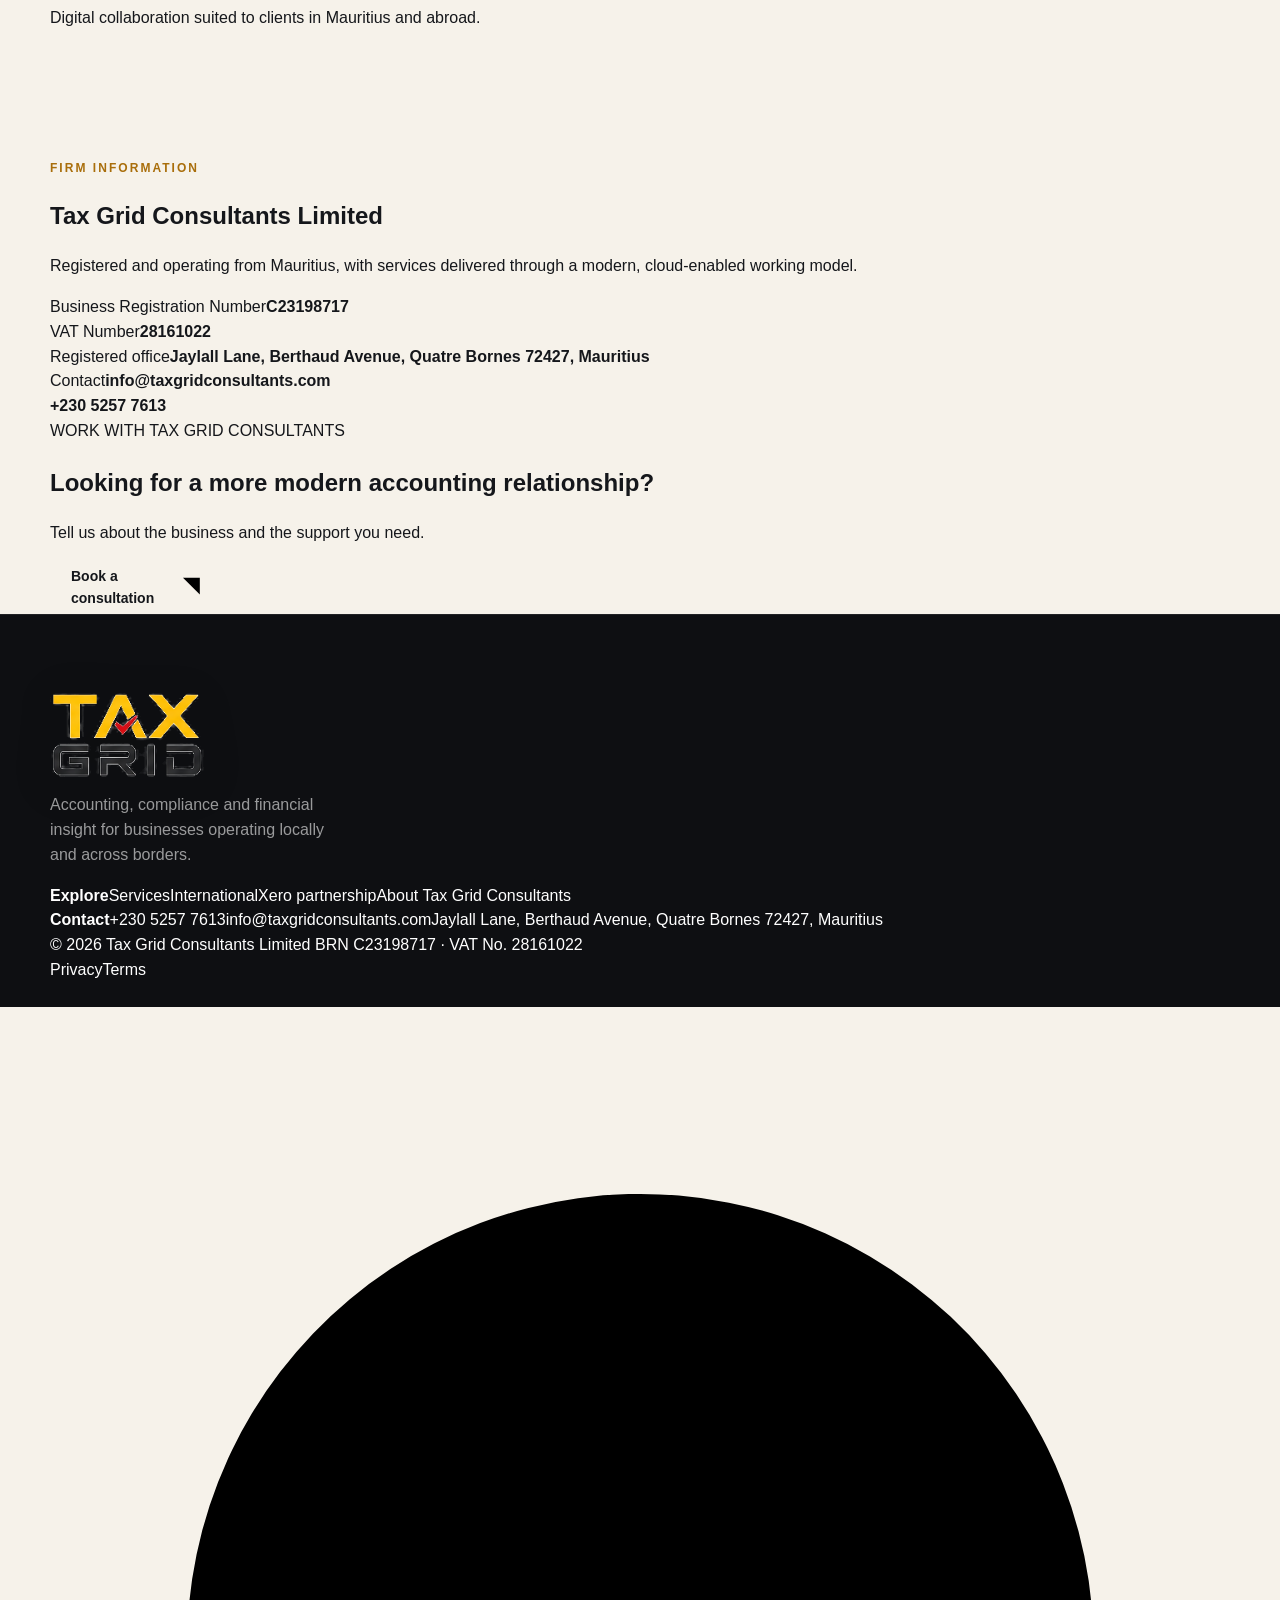
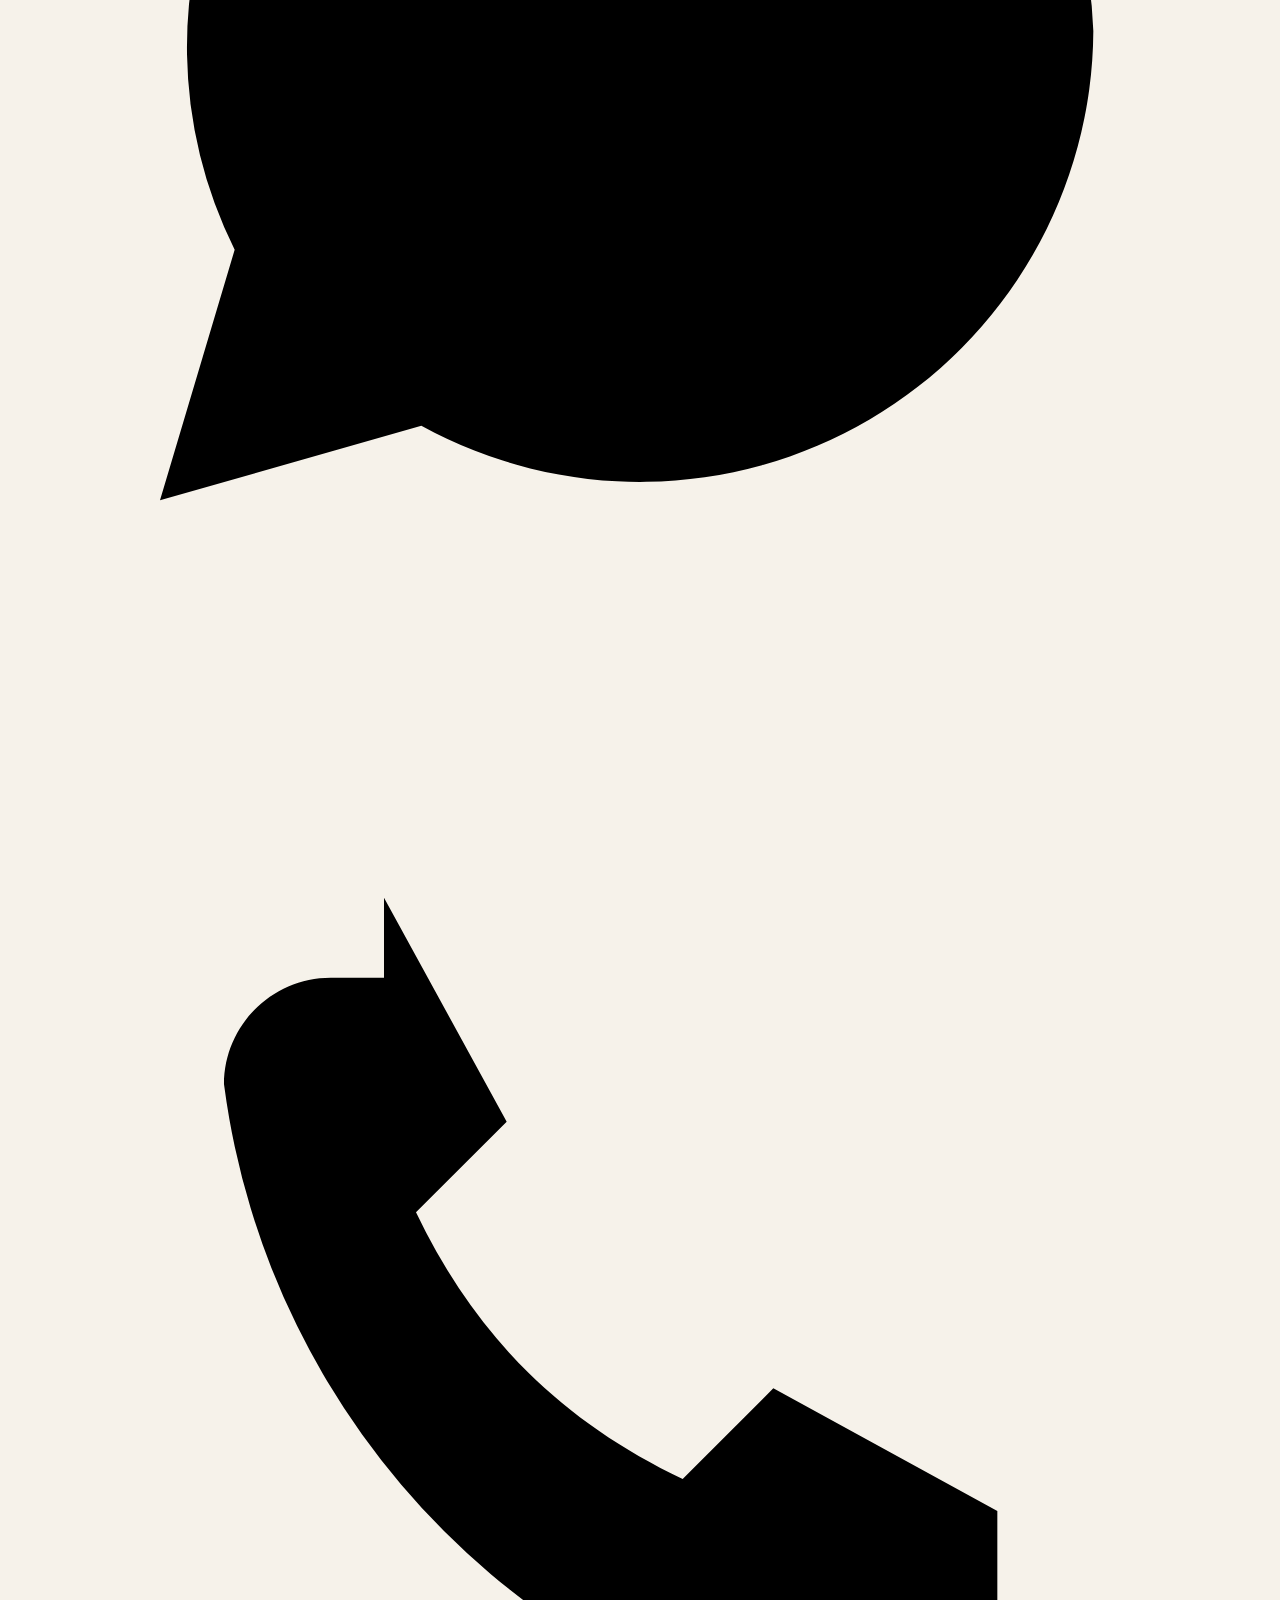
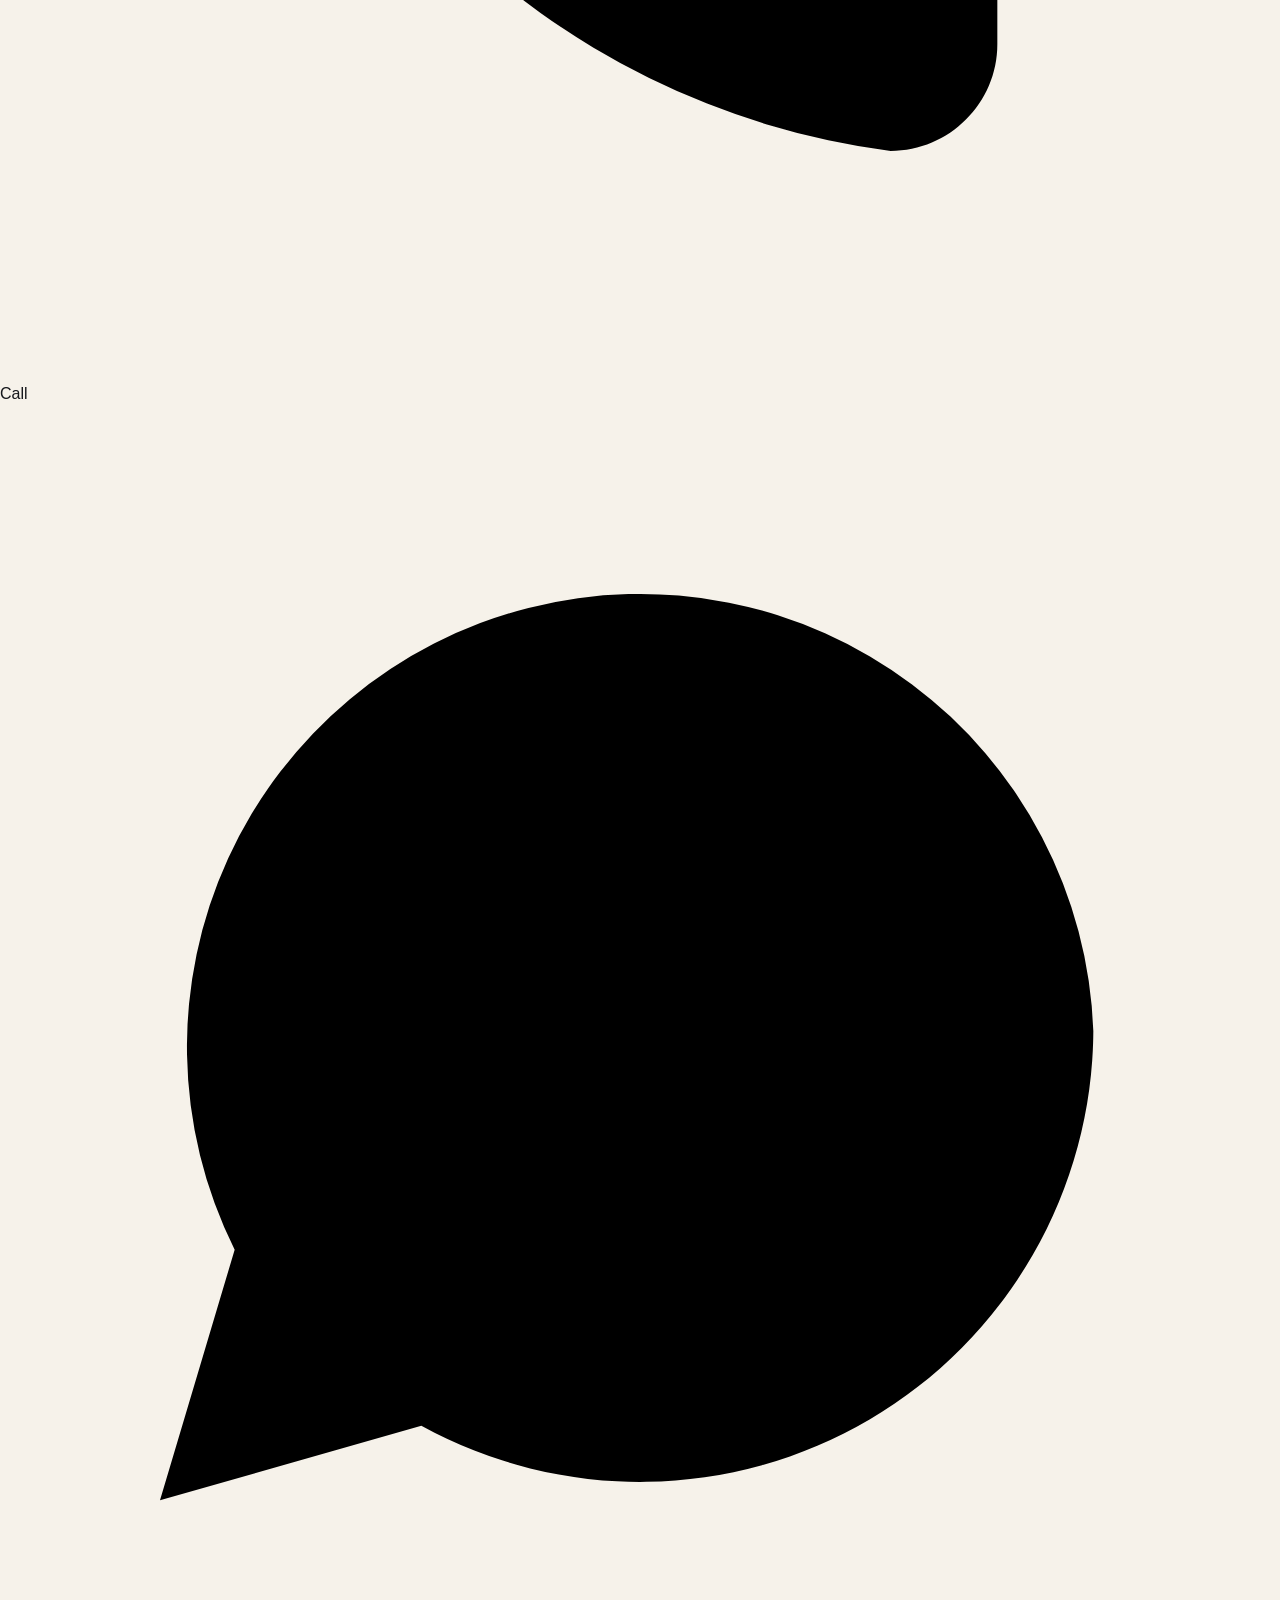
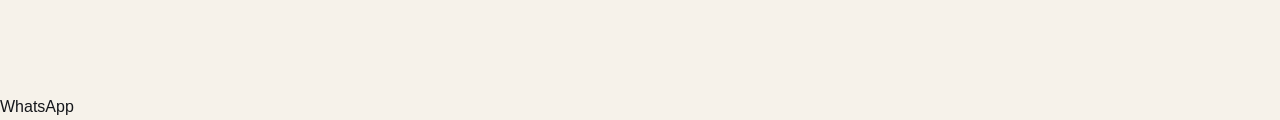
<file: about.html>
<!doctype html>
<html lang="en">
<head>
  <meta charset="utf-8">
  <meta name="viewport" content="width=device-width, initial-scale=1">
  <meta name="theme-color" content="#f7f5ef">
  <meta name="description" content="Learn about Tax Grid Consultants Limited, its approach to accounting, compliance, cloud systems and business advisory.">
  <meta name="robots" content="index, follow, max-image-preview:large">
  <meta property="og:type" content="website">
  <meta property="og:locale" content="en_MU">
  <meta property="og:site_name" content="Tax Grid Consultants">
  <meta property="og:title" content="About Tax Grid Consultants | Modern Accounting Firm">
  <meta property="og:description" content="Learn about Tax Grid Consultants Limited, its approach to accounting, compliance, cloud systems and business advisory.">
  <meta property="og:image" content="https://www.taxgridconsultants.com/assets/tgc-og-cover.png">
  <meta property="og:image:alt" content="Tax Grid Consultants — Precision. Compliance. Growth.">
  <meta name="twitter:card" content="summary_large_image">
  <link rel="canonical" href="https://www.taxgridconsultants.com/about.html">
  <link rel="icon" href="assets/tgc-favicon.png" type="image/png">
  <link rel="apple-touch-icon" href="assets/tgc-favicon.png">
  <link rel="manifest" href="manifest.webmanifest">
  <title>About Tax Grid Consultants | Modern Accounting Firm</title>
  <link rel="stylesheet" href="styles.css">
</head>
<body class="inner-page"><a class="skip-link" href="#main">Skip to content</a>
<header class="site-header" data-header>
  <div class="shell header-inner">
    <a class="brand" href="index.html" aria-label="Tax Grid Consultants home">
      <img src="assets/tgc-logo-compact-colour.png" alt="Tax Grid Consultants Limited">
    </a>
    <button class="menu-toggle" type="button" aria-expanded="false" aria-controls="site-menu" data-menu-toggle>
      <span></span><span></span><span class="sr-only">Open menu</span>
    </button>
    <div class="site-menu" id="site-menu" data-menu>
      <nav class="primary-nav" aria-label="Primary navigation"><a class="nav-link " href="services.html">Services</a><a class="nav-link " href="international.html">International</a><a class="nav-link " href="xero.html">Xero</a><a class="nav-link is-active" href="about.html">About</a></nav>
      <div class="header-actions">
        <a class="header-whatsapp" href="https://wa.me/23052577613" target="_blank" rel="noopener"><svg viewBox="0 0 24 24" aria-hidden="true"><path d="M20.5 11.7a8.5 8.5 0 0 1-12.6 7.4L3 20.5l1.4-4.7A8.5 8.5 0 1 1 20.5 11.7Z"/><path d="M8.2 8.3c.2-.5.4-.5.7-.5h.5c.1 0 .3 0 .4.4l.8 1.9c.1.3 0 .4-.1.6l-.6.8c-.2.2-.1.4 0 .6.6 1.1 1.4 2 2.5 2.6.2.1.4.2.6 0l.9-1.1c.2-.2.4-.2.6-.1l1.8.9c.3.1.5.2.5.4 0 .2-.1 1.1-.7 1.6-.5.5-1.3.8-2.1.6-1.1-.2-2.8-.8-4.7-2.5-1.6-1.4-2.6-3.2-2.9-4.3-.3-1.2 0-1.8.4-2.2.4-.4.8-.7 1.4-.7Z"/></svg><span>WhatsApp</span></a>
        <a class="button button-dark button-small" href="contact.html">Book a consultation <svg viewBox="0 0 24 24" aria-hidden="true"><path d="M7 17 17 7M9 7h8v8"/></svg></a>
      </div>
    </div>
  </div>
</header>
<main id="main">
  <section class="inner-hero about-hero"><div class="inner-hero-grid"></div><div class="shell inner-hero-layout"><div class="inner-hero-copy reveal"><div class="eyebrow"><span></span> About Tax Grid Consultants</div><h1>Precision in the work.<br><em>Clarity in the relationship.</em></h1><p>Tax Grid Consultants was built around a simple idea: professional accounting should be structured, understandable and genuinely useful to the business.</p><div class="hero-actions"><a class="button button-gold" href="contact.html">Start a conversation <svg viewBox="0 0 24 24" aria-hidden="true"><path d="M7 17 17 7M9 7h8v8"/></svg></a></div></div><div class="about-mark reveal reveal-delay"><img src="assets/tgc-logo-full-colour.png" alt="Tax Grid Consultants Limited"><div><span>PRECISION.</span><span>COMPLIANCE.</span><span>GROWTH.</span></div></div></div></section>

  <section class="section about-story"><div class="shell about-story-layout"><div class="reveal"><span class="section-index">01</span><p class="section-kicker">THE TAX GRID CONSULTANTS APPROACH</p><h2>Modern systems are valuable. Professional responsibility remains essential.</h2></div><div class="about-story-copy reveal reveal-delay"><p>Tax Grid Consultants combines accounting, tax, payroll, company and advisory support through a clear working relationship. Technology is used to improve speed, organisation and visibility—but never as a substitute for judgement, review and communication.</p><p>The firm is based in Mauritius and designed to collaborate with businesses, founders and stakeholders locally and internationally.</p></div></div></section>

  <section class="principles-section"><div class="shell"><div class="principles-grid"><article class="principle-card reveal"><span>01</span><h3>Precision</h3><p>Financial work should be organised, traceable and prepared with care.</p></article><article class="principle-card reveal reveal-delay"><span>02</span><h3>Compliance</h3><p>Obligations should be understood, planned and supported by proper information.</p></article><article class="principle-card reveal reveal-delay-2"><span>03</span><h3>Growth</h3><p>Accounting should help a business see more clearly and make stronger decisions.</p></article></div></div></section>

  <section class="section about-difference"><div class="shell"><div class="editorial-heading reveal"><div><span class="section-index">02</span><p class="section-kicker">WHAT THE RELATIONSHIP SHOULD FEEL LIKE</p></div><h2>Professional without being distant. Modern without becoming impersonal.</h2></div><div class="difference-grid"><div class="difference-item reveal"><strong>Clear communication</strong><p>Questions, responsibilities and next steps expressed in practical language.</p></div><div class="difference-item reveal reveal-delay"><strong>Structured delivery</strong><p>Workflows designed to keep records, approvals and recurring requirements moving.</p></div><div class="difference-item reveal"><strong>Useful visibility</strong><p>Information prepared so the business can understand and use it.</p></div><div class="difference-item reveal reveal-delay"><strong>Wider accessibility</strong><p>Digital collaboration suited to clients in Mauritius and abroad.</p></div></div></div></section>

  <section class="registration-section"><div class="shell registration-layout"><div class="registration-copy reveal"><p class="section-kicker light">FIRM INFORMATION</p><h2>Tax Grid Consultants Limited</h2><p>Registered and operating from Mauritius, with services delivered through a modern, cloud-enabled working model.</p></div><div class="registration-board reveal reveal-delay"><div><span>Business Registration Number</span><strong>C23198717</strong></div><div><span>VAT Number</span><strong>28161022</strong></div><div><span>Registered office</span><strong>Jaylall Lane, Berthaud Avenue, Quatre Bornes 72427, Mauritius</strong></div><div><span>Contact</span><strong>info@taxgridconsultants.com<br>+230 5257 7613</strong></div></div></div></section>

  <section class="cta-section compact-cta"><div class="cta-grid"></div><div class="shell cta-layout reveal"><div><span class="kicker light">WORK WITH TAX GRID CONSULTANTS</span><h2>Looking for a more modern accounting relationship?</h2></div><div><p>Tell us about the business and the support you need.</p><a class="button button-gold" href="contact.html">Book a consultation <svg viewBox="0 0 24 24" aria-hidden="true"><path d="M7 17 17 7M9 7h8v8"/></svg></a></div></div></section>
</main>
<footer class="site-footer">
  <div class="shell">
    <div class="footer-top">
      <div class="footer-brand">
        <img src="assets/tgc-logo-compact-colour.png" alt="Tax Grid Consultants Limited">
        <p>Accounting, compliance and financial insight for businesses operating locally and across borders.</p>
      </div>
      <div class="footer-nav">
        <div><strong>Explore</strong><a href="services.html">Services</a><a href="international.html">International</a><a href="xero.html">Xero partnership</a><a href="about.html">About Tax Grid Consultants</a></div>
        <div><strong>Contact</strong><a href="tel:+23052577613">+230 5257 7613</a><a href="mailto:info@taxgridconsultants.com">info@taxgridconsultants.com</a><span>Jaylall Lane, Berthaud Avenue, Quatre Bornes 72427, Mauritius</span></div>
      </div>
    </div>
    <div class="footer-bottom">
      <span>© <span data-year></span> Tax Grid Consultants Limited</span>
      <span>BRN C23198717 · VAT No. 28161022</span>
      <div><a href="privacy.html">Privacy</a><a href="terms.html">Terms</a></div>
    </div>
  </div>
</footer>
<a class="floating-whatsapp" href="https://wa.me/23052577613" target="_blank" rel="noopener" aria-label="Message Tax Grid Consultants on WhatsApp"><svg viewBox="0 0 24 24" aria-hidden="true"><path d="M20.5 11.7a8.5 8.5 0 0 1-12.6 7.4L3 20.5l1.4-4.7A8.5 8.5 0 1 1 20.5 11.7Z"/><path d="M8.2 8.3c.2-.5.4-.5.7-.5h.5c.1 0 .3 0 .4.4l.8 1.9c.1.3 0 .4-.1.6l-.6.8c-.2.2-.1.4 0 .6.6 1.1 1.4 2 2.5 2.6.2.1.4.2.6 0l.9-1.1c.2-.2.4-.2.6-.1l1.8.9c.3.1.5.2.5.4 0 .2-.1 1.1-.7 1.6-.5.5-1.3.8-2.1.6-1.1-.2-2.8-.8-4.7-2.5-1.6-1.4-2.6-3.2-2.9-4.3-.3-1.2 0-1.8.4-2.2.4-.4.8-.7 1.4-.7Z"/></svg></a>
<div class="mobile-contact-bar"><a href="tel:+23052577613"><svg viewBox="0 0 24 24" aria-hidden="true"><path d="M7.2 3.8 9.5 8l-1.7 1.7c1.1 2.3 2.7 3.9 5 5l1.7-1.7 4.2 2.3v2.5c0 1.1-.9 2-2 2A14.5 14.5 0 0 1 4.2 7.3c0-1.1.9-2 2-2h1Z"/></svg> Call</a><a href="https://wa.me/23052577613" target="_blank" rel="noopener"><svg viewBox="0 0 24 24" aria-hidden="true"><path d="M20.5 11.7a8.5 8.5 0 0 1-12.6 7.4L3 20.5l1.4-4.7A8.5 8.5 0 1 1 20.5 11.7Z"/><path d="M8.2 8.3c.2-.5.4-.5.7-.5h.5c.1 0 .3 0 .4.4l.8 1.9c.1.3 0 .4-.1.6l-.6.8c-.2.2-.1.4 0 .6.6 1.1 1.4 2 2.5 2.6.2.1.4.2.6 0l.9-1.1c.2-.2.4-.2.6-.1l1.8.9c.3.1.5.2.5.4 0 .2-.1 1.1-.7 1.6-.5.5-1.3.8-2.1.6-1.1-.2-2.8-.8-4.7-2.5-1.6-1.4-2.6-3.2-2.9-4.3-.3-1.2 0-1.8.4-2.2.4-.4.8-.7 1.4-.7Z"/></svg> WhatsApp</a></div><script src="script.js"></script></body></html>
</file>
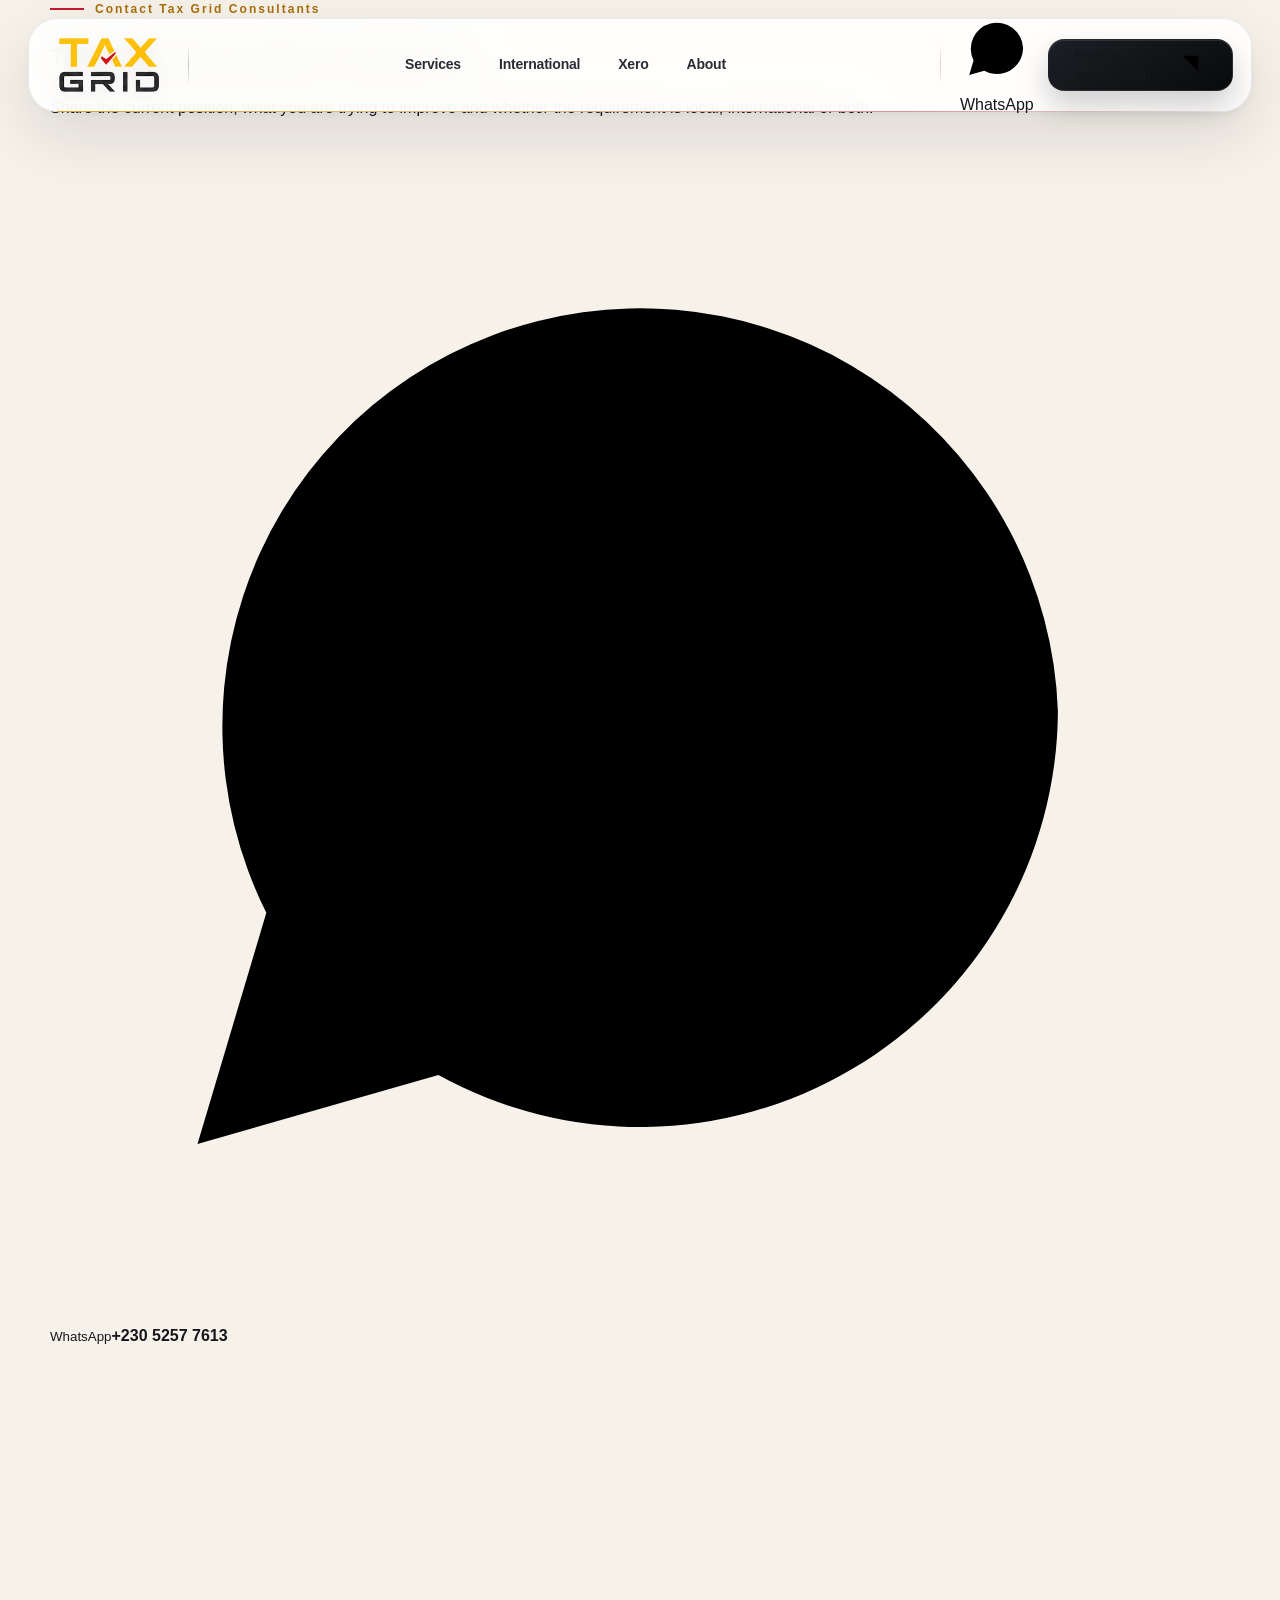
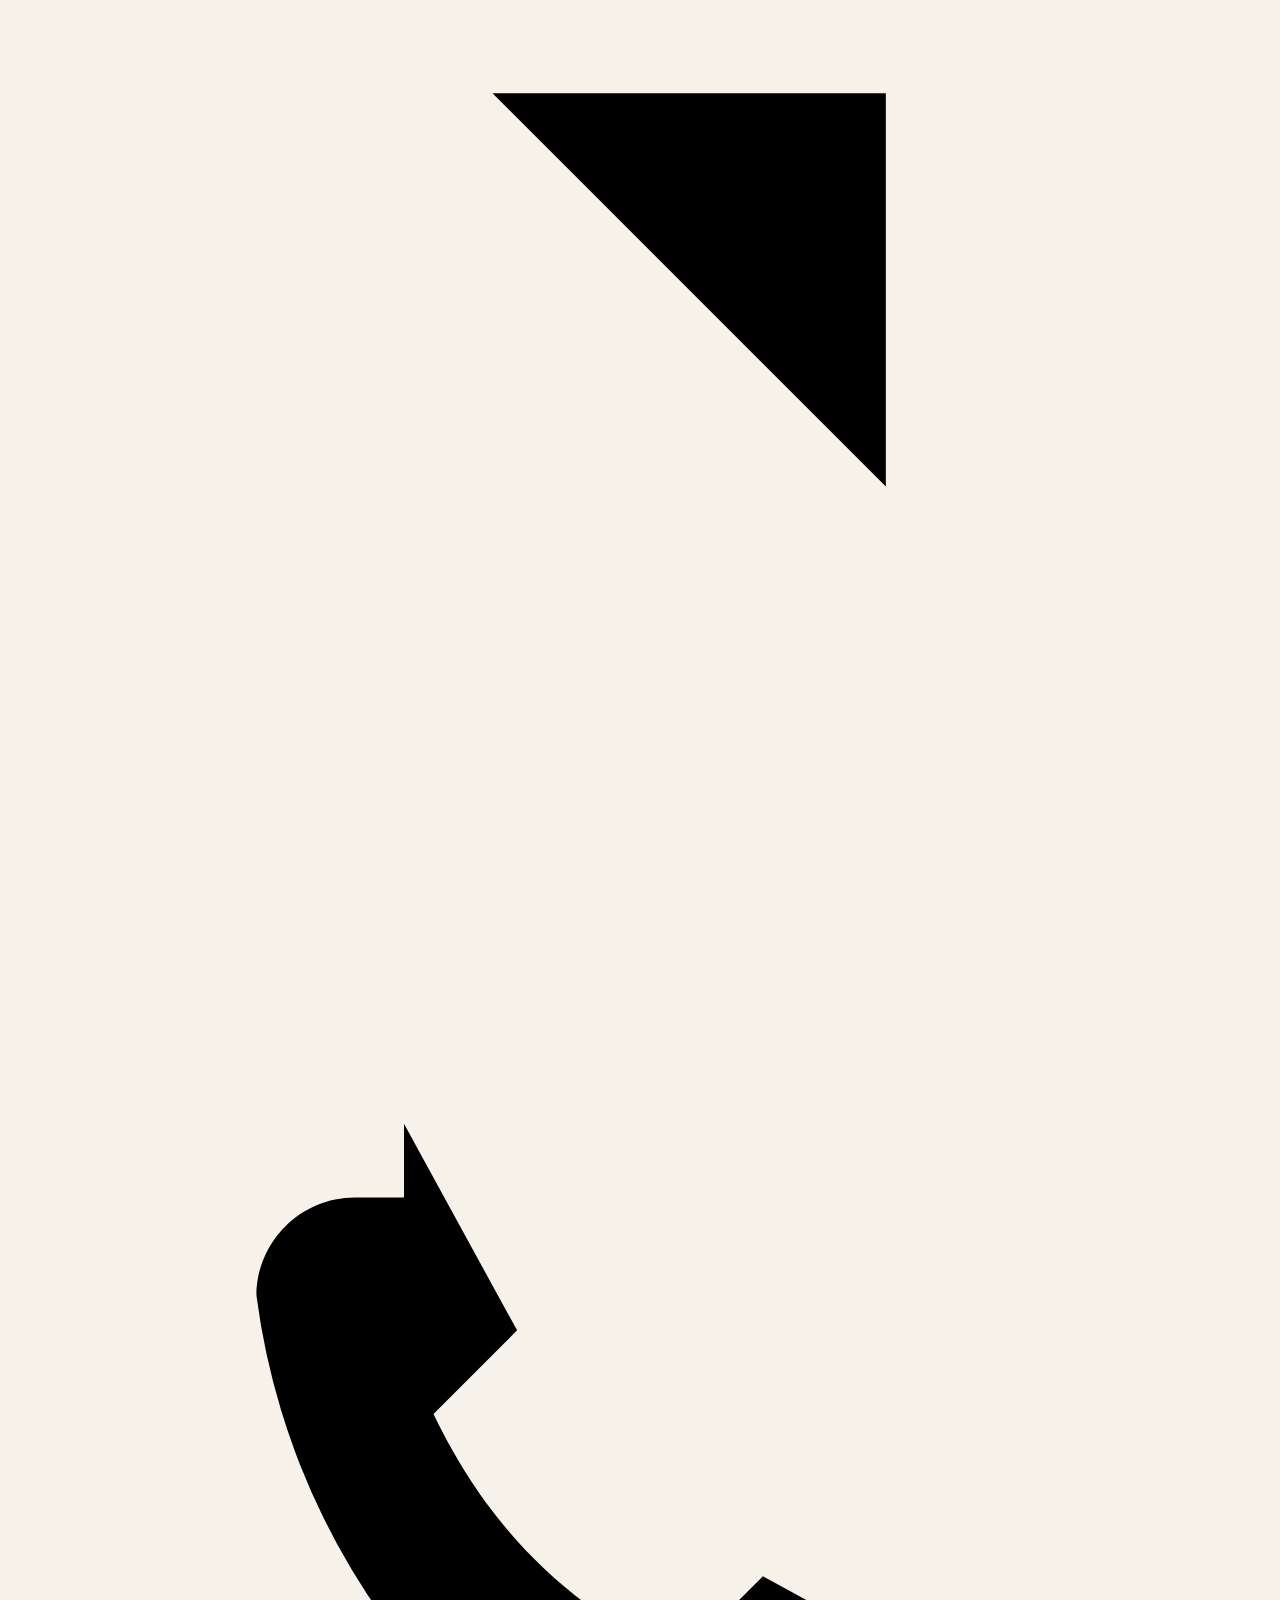
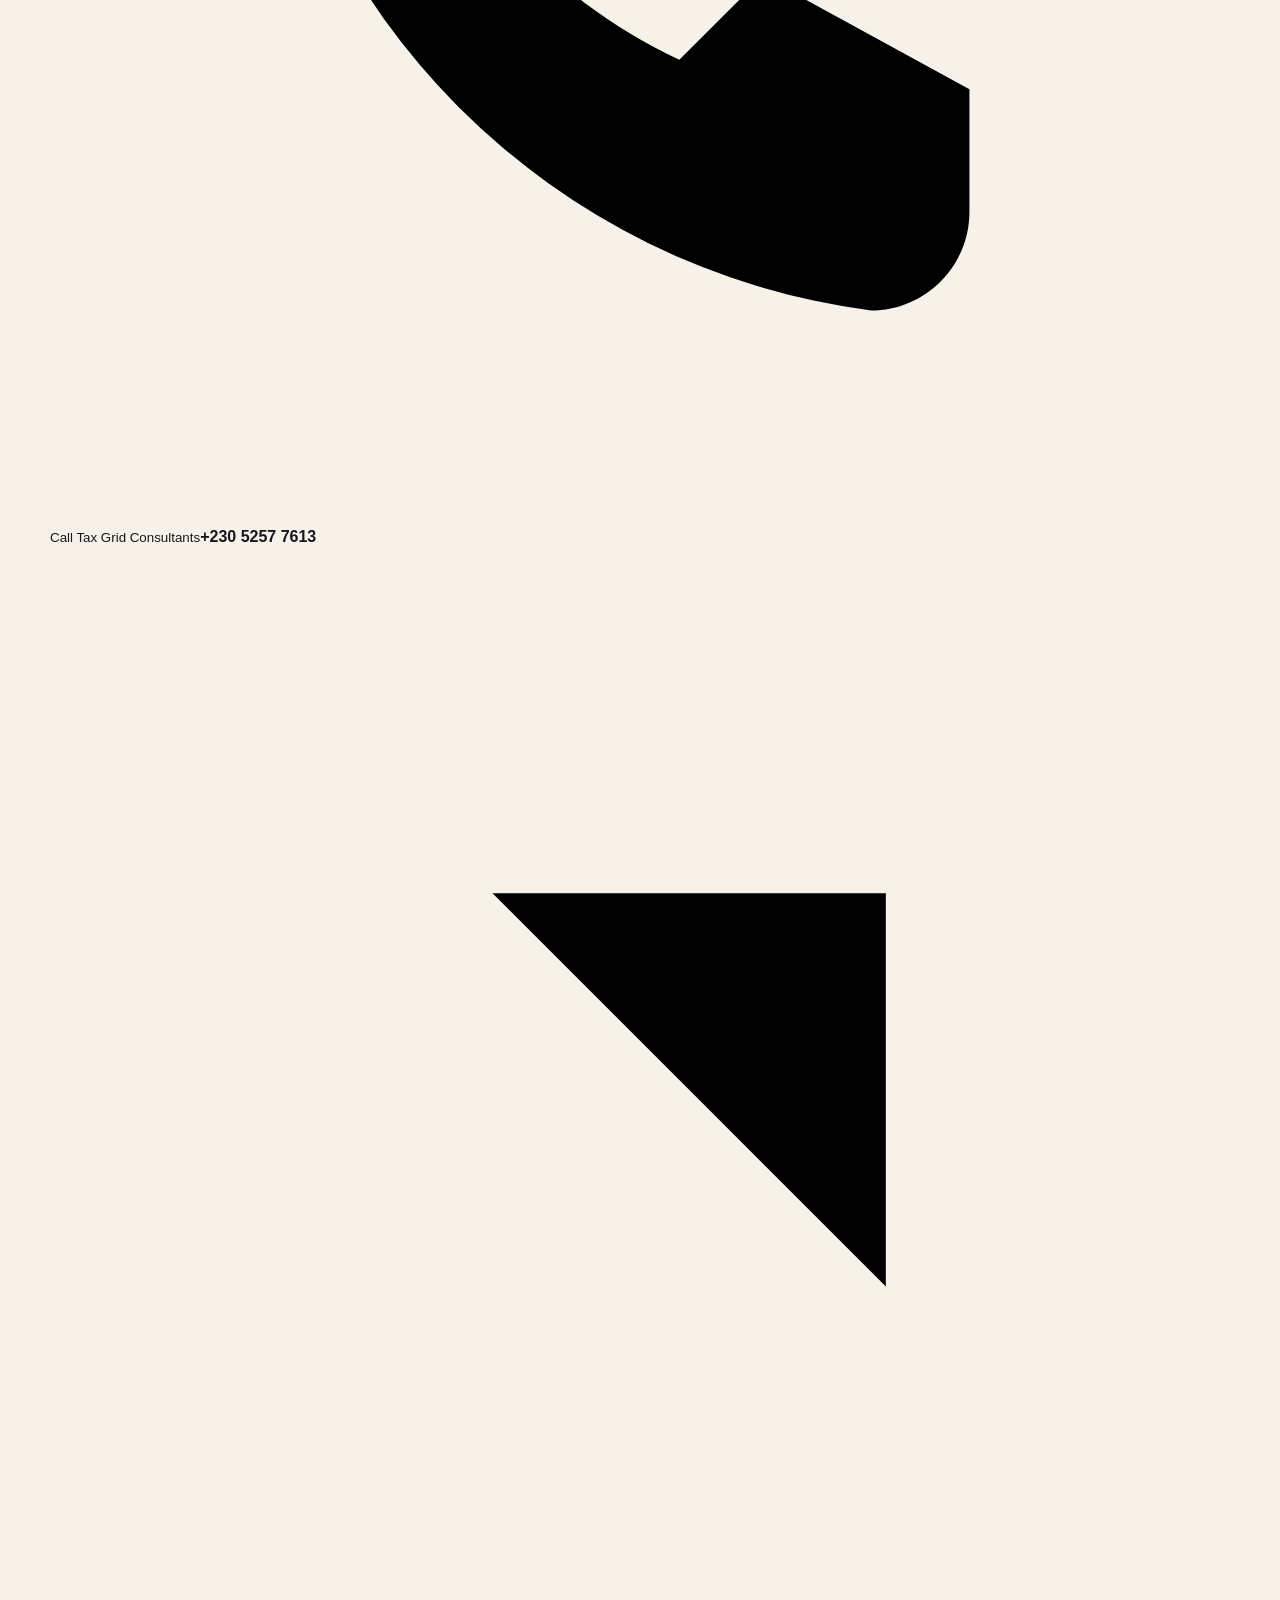
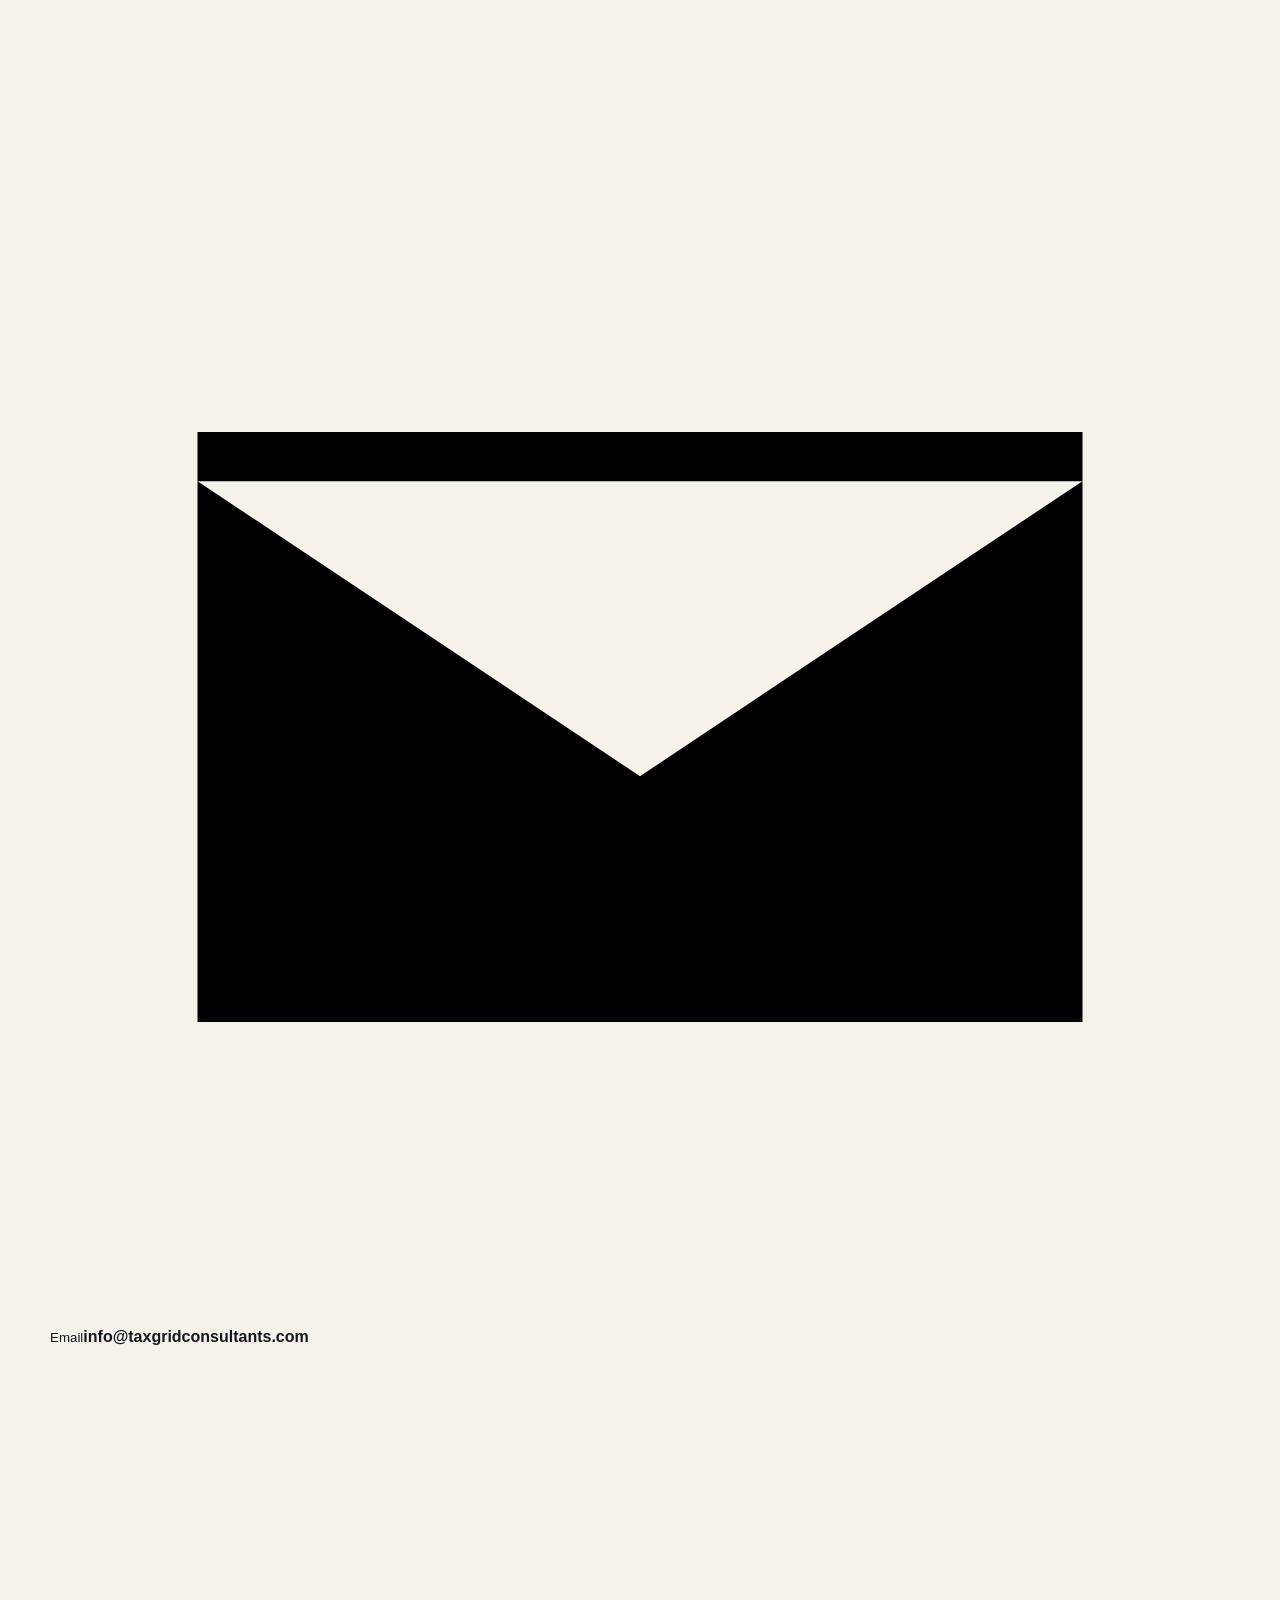
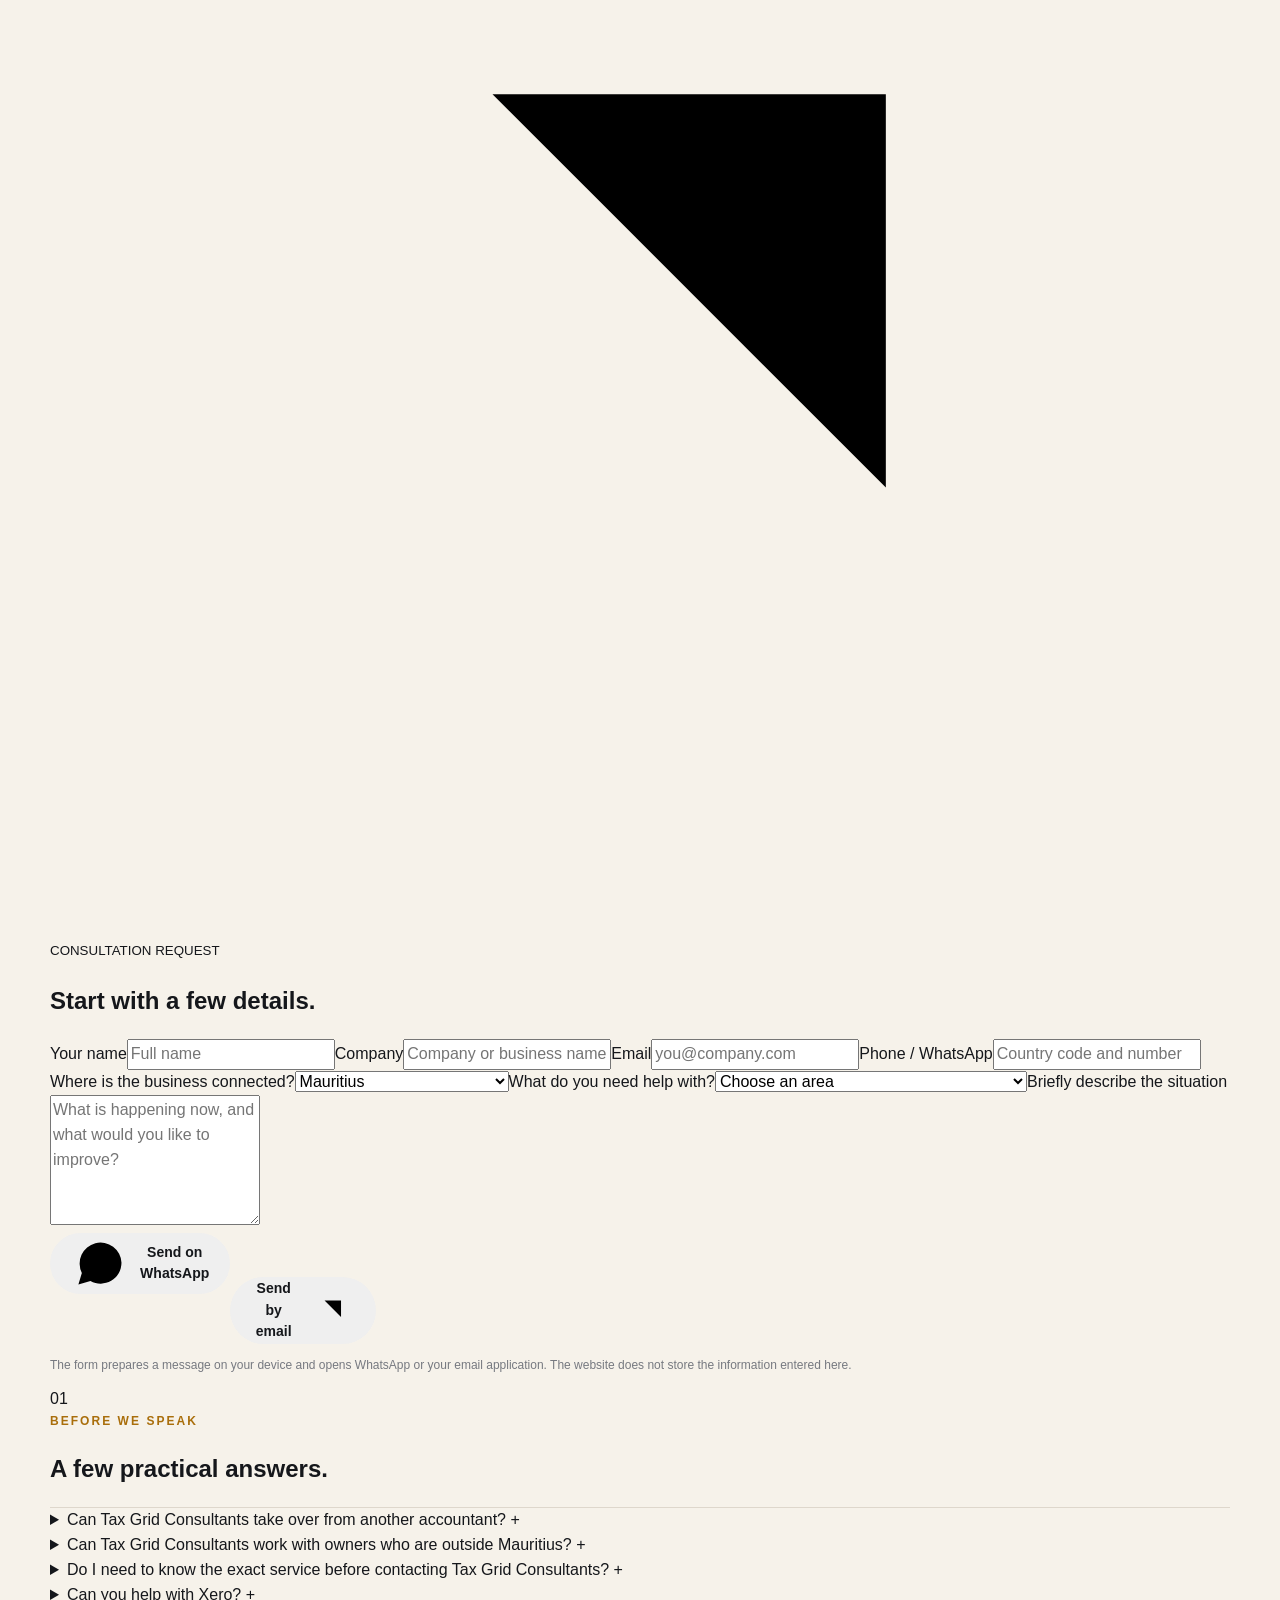
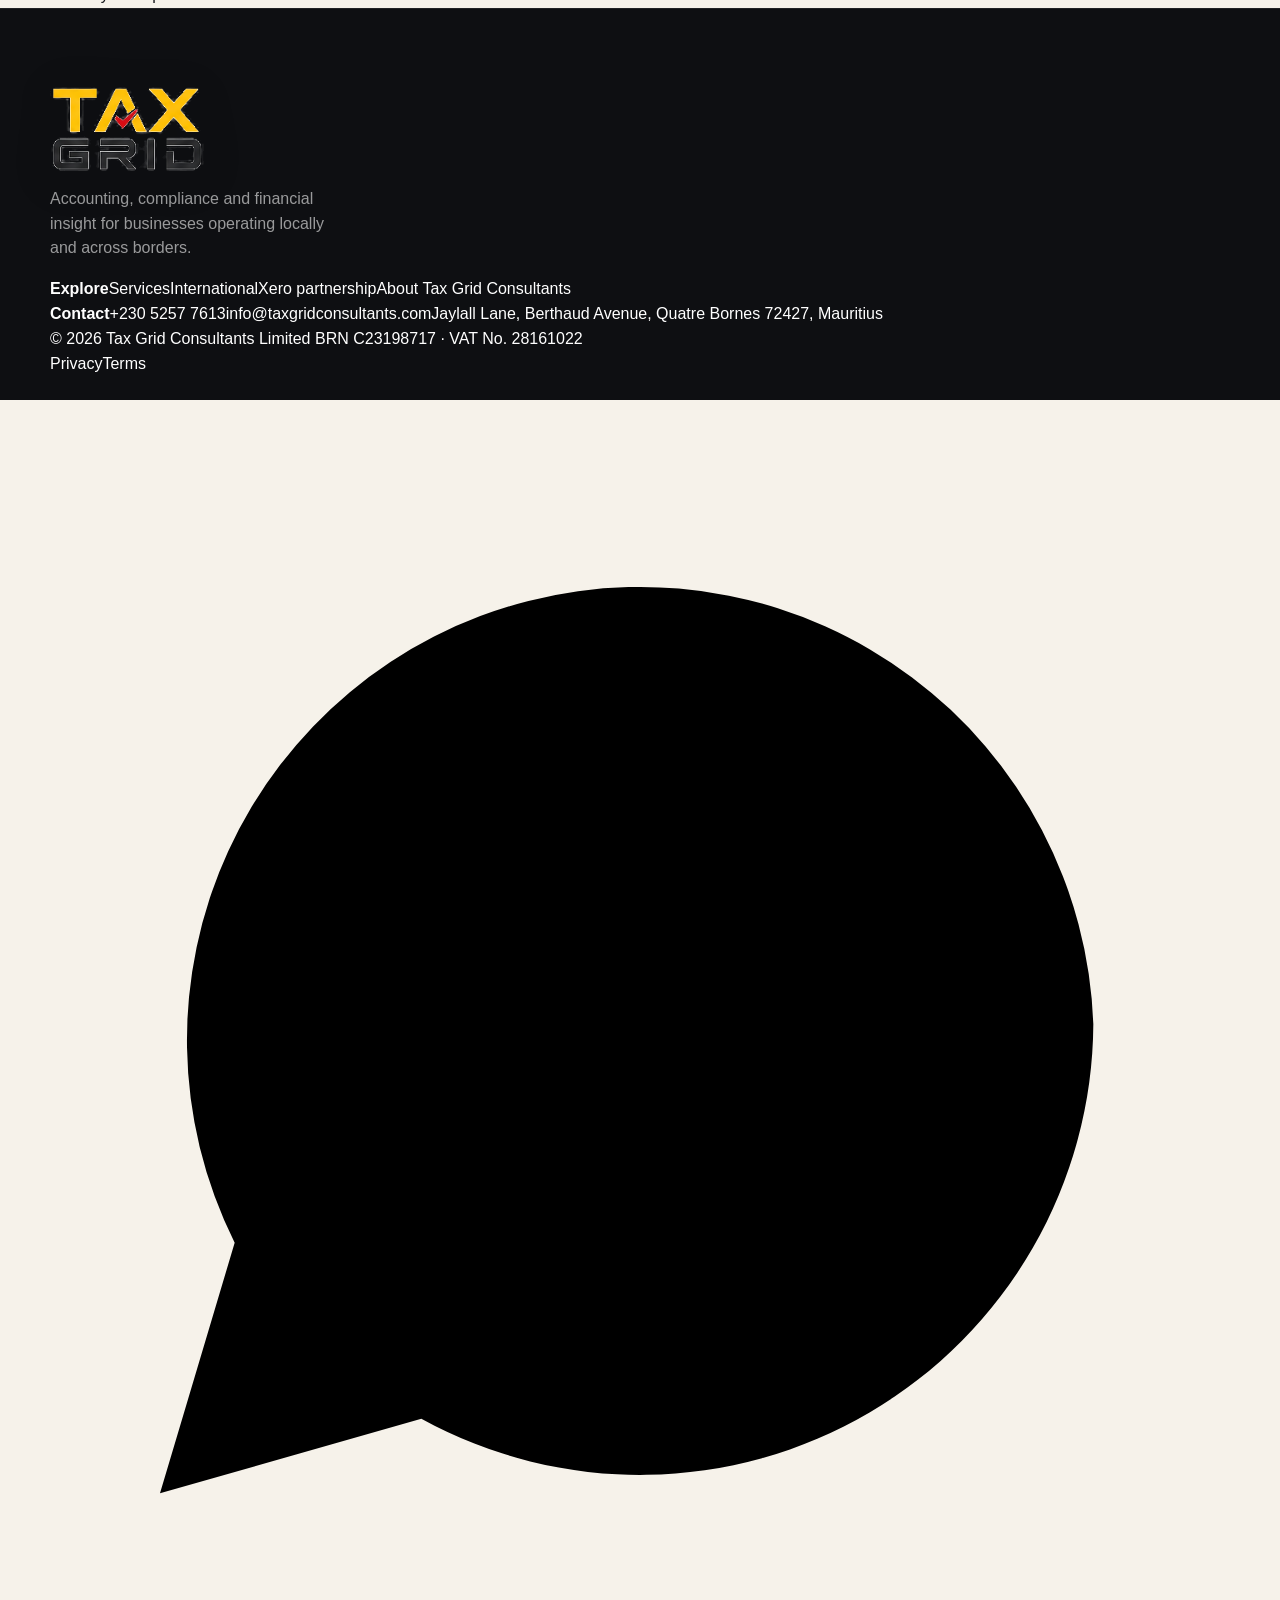
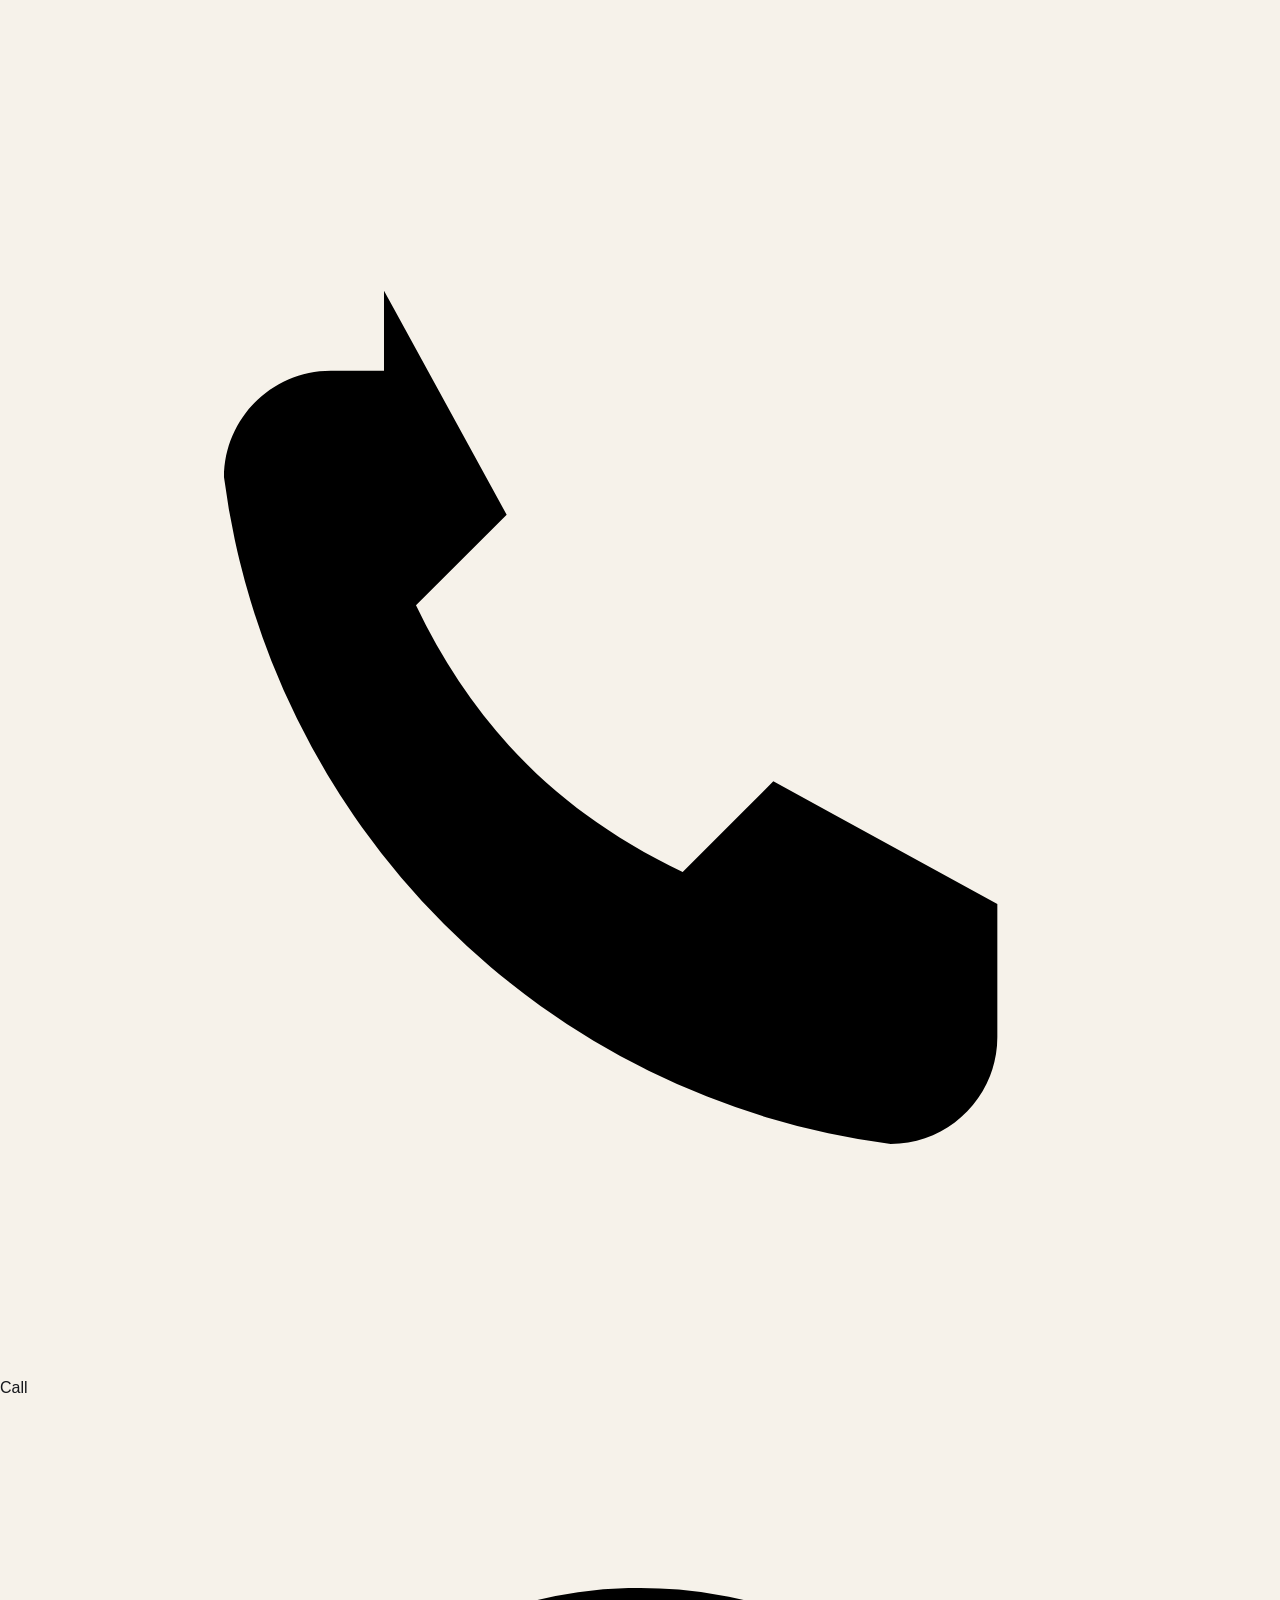
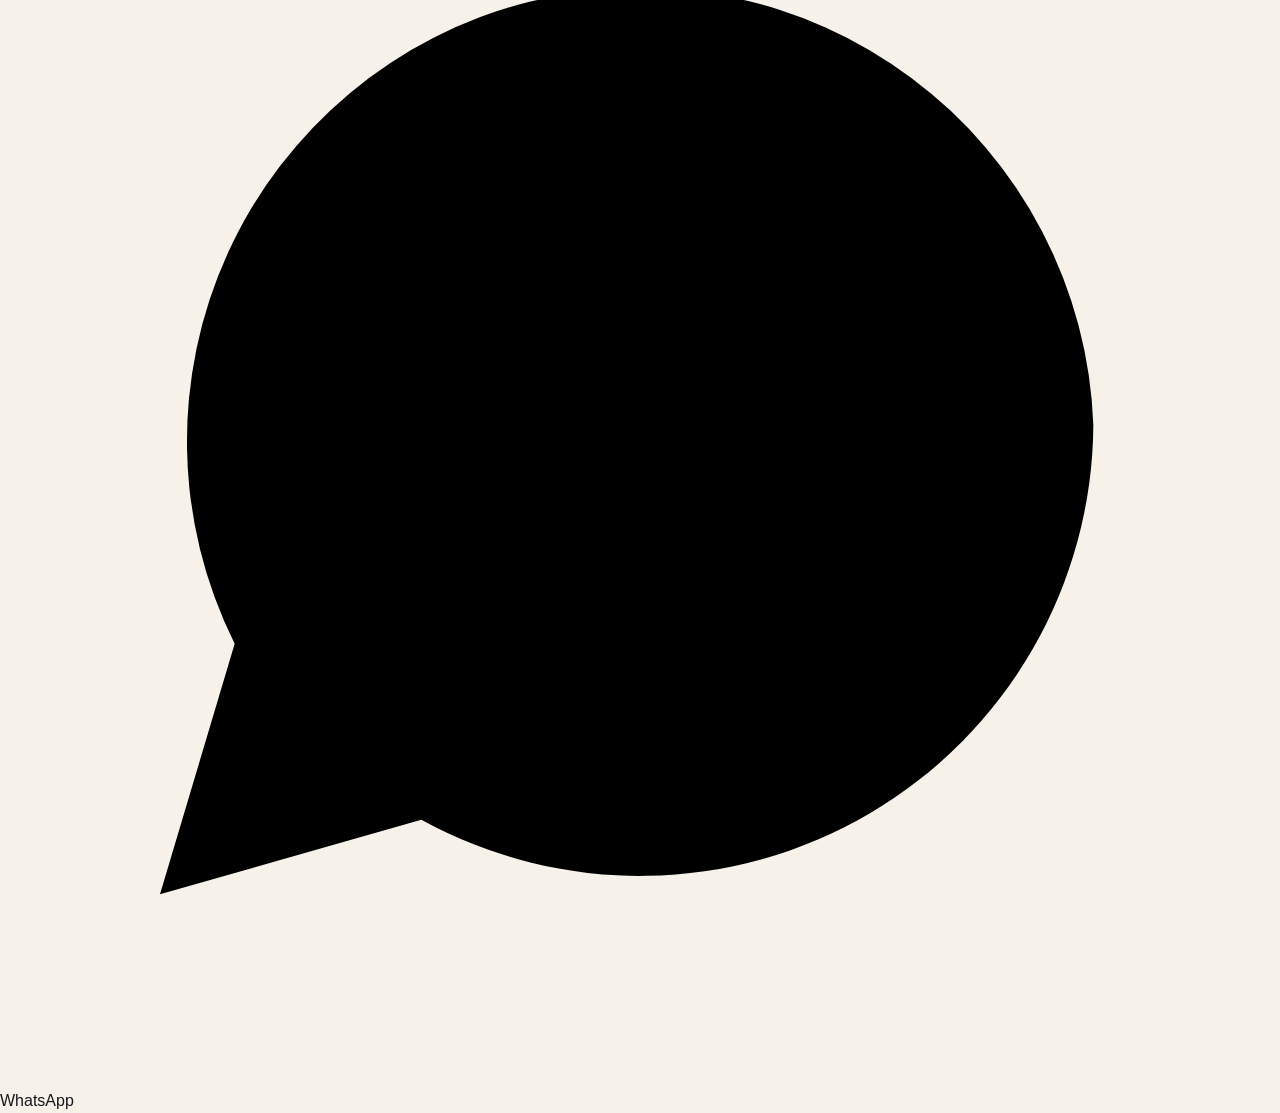
<file: contact.html>
<!doctype html>
<html lang="en">
<head>
  <meta charset="utf-8">
  <meta name="viewport" content="width=device-width, initial-scale=1">
  <meta name="theme-color" content="#f7f5ef">
  <meta name="description" content="Contact Tax Grid Consultants for accounting, tax, payroll, Xero, company and advisory support.">
  <meta name="robots" content="index, follow, max-image-preview:large">
  <meta property="og:type" content="website">
  <meta property="og:locale" content="en_MU">
  <meta property="og:site_name" content="Tax Grid Consultants">
  <meta property="og:title" content="Contact Tax Grid Consultants | Book a Consultation">
  <meta property="og:description" content="Contact Tax Grid Consultants for accounting, tax, payroll, Xero, company and advisory support.">
  <meta property="og:image" content="https://www.taxgridconsultants.com/assets/tgc-og-cover.png">
  <meta property="og:image:alt" content="Tax Grid Consultants — Precision. Compliance. Growth.">
  <meta name="twitter:card" content="summary_large_image">
  <link rel="canonical" href="https://www.taxgridconsultants.com/contact.html">
  <link rel="icon" href="assets/tgc-favicon.png" type="image/png">
  <link rel="apple-touch-icon" href="assets/tgc-favicon.png">
  <link rel="manifest" href="manifest.webmanifest">
  <title>Contact Tax Grid Consultants | Book a Consultation</title>
  <link rel="stylesheet" href="styles.css">
</head>
<body class="inner-page contact-page"><a class="skip-link" href="#main">Skip to content</a>
<header class="site-header" data-header>
  <div class="shell header-inner">
    <a class="brand" href="index.html" aria-label="Tax Grid Consultants home">
      <img src="assets/tgc-logo-compact-colour.png" alt="Tax Grid Consultants Limited">
    </a>
    <button class="menu-toggle" type="button" aria-expanded="false" aria-controls="site-menu" data-menu-toggle>
      <span></span><span></span><span class="sr-only">Open menu</span>
    </button>
    <div class="site-menu" id="site-menu" data-menu>
      <nav class="primary-nav" aria-label="Primary navigation"><a class="nav-link " href="services.html">Services</a><a class="nav-link " href="international.html">International</a><a class="nav-link " href="xero.html">Xero</a><a class="nav-link " href="about.html">About</a></nav>
      <div class="header-actions">
        <a class="header-whatsapp" href="https://wa.me/23052577613" target="_blank" rel="noopener"><svg viewBox="0 0 24 24" aria-hidden="true"><path d="M20.5 11.7a8.5 8.5 0 0 1-12.6 7.4L3 20.5l1.4-4.7A8.5 8.5 0 1 1 20.5 11.7Z"/><path d="M8.2 8.3c.2-.5.4-.5.7-.5h.5c.1 0 .3 0 .4.4l.8 1.9c.1.3 0 .4-.1.6l-.6.8c-.2.2-.1.4 0 .6.6 1.1 1.4 2 2.5 2.6.2.1.4.2.6 0l.9-1.1c.2-.2.4-.2.6-.1l1.8.9c.3.1.5.2.5.4 0 .2-.1 1.1-.7 1.6-.5.5-1.3.8-2.1.6-1.1-.2-2.8-.8-4.7-2.5-1.6-1.4-2.6-3.2-2.9-4.3-.3-1.2 0-1.8.4-2.2.4-.4.8-.7 1.4-.7Z"/></svg><span>WhatsApp</span></a>
        <a class="button button-dark button-small" href="contact.html">Book a consultation <svg viewBox="0 0 24 24" aria-hidden="true"><path d="M7 17 17 7M9 7h8v8"/></svg></a>
      </div>
    </div>
  </div>
</header>
<main id="main">
  <section class="contact-hero"><div class="contact-hero-grid"></div><div class="shell contact-page-layout"><div class="contact-page-copy reveal"><div class="eyebrow light"><span></span> Contact Tax Grid Consultants</div><h1>Tell us what the business needs next.</h1><p>Share the current position, what you are trying to improve and whether the requirement is local, international or both.</p><div class="contact-methods"><a href="https://wa.me/23052577613" target="_blank" rel="noopener"><span><svg viewBox="0 0 24 24" aria-hidden="true"><path d="M20.5 11.7a8.5 8.5 0 0 1-12.6 7.4L3 20.5l1.4-4.7A8.5 8.5 0 1 1 20.5 11.7Z"/><path d="M8.2 8.3c.2-.5.4-.5.7-.5h.5c.1 0 .3 0 .4.4l.8 1.9c.1.3 0 .4-.1.6l-.6.8c-.2.2-.1.4 0 .6.6 1.1 1.4 2 2.5 2.6.2.1.4.2.6 0l.9-1.1c.2-.2.4-.2.6-.1l1.8.9c.3.1.5.2.5.4 0 .2-.1 1.1-.7 1.6-.5.5-1.3.8-2.1.6-1.1-.2-2.8-.8-4.7-2.5-1.6-1.4-2.6-3.2-2.9-4.3-.3-1.2 0-1.8.4-2.2.4-.4.8-.7 1.4-.7Z"/></svg></span><div><small>WhatsApp</small><strong>+230 5257 7613</strong></div><svg viewBox="0 0 24 24" aria-hidden="true"><path d="M7 17 17 7M9 7h8v8"/></svg></a><a href="tel:+23052577613"><span><svg viewBox="0 0 24 24" aria-hidden="true"><path d="M7.2 3.8 9.5 8l-1.7 1.7c1.1 2.3 2.7 3.9 5 5l1.7-1.7 4.2 2.3v2.5c0 1.1-.9 2-2 2A14.5 14.5 0 0 1 4.2 7.3c0-1.1.9-2 2-2h1Z"/></svg></span><div><small>Call Tax Grid Consultants</small><strong>+230 5257 7613</strong></div><svg viewBox="0 0 24 24" aria-hidden="true"><path d="M7 17 17 7M9 7h8v8"/></svg></a><a href="mailto:info@taxgridconsultants.com"><span><svg viewBox="0 0 24 24" aria-hidden="true"><path d="M3 6h18v12H3zM3 7l9 6 9-6"/></svg></span><div><small>Email</small><strong>info@taxgridconsultants.com</strong></div><svg viewBox="0 0 24 24" aria-hidden="true"><path d="M7 17 17 7M9 7h8v8"/></svg></a></div></div>
      <form class="consultation-form reveal reveal-delay" id="consultationForm"><div class="form-heading"><small>CONSULTATION REQUEST</small><h2>Start with a few details.</h2></div><div class="form-grid"><label><span>Your name</span><input type="text" name="name" autocomplete="name" placeholder="Full name" required></label><label><span>Company</span><input type="text" name="company" autocomplete="organization" placeholder="Company or business name"></label><label><span>Email</span><input type="email" name="email" autocomplete="email" placeholder="you@company.com" required></label><label><span>Phone / WhatsApp</span><input type="tel" name="phone" autocomplete="tel" placeholder="Country code and number"></label><label class="form-full"><span>Where is the business connected?</span><select name="location"><option value="Mauritius">Mauritius</option><option value="International / cross-border">International / cross-border</option><option value="Mauritius and international">Mauritius and international</option><option value="Other">Other</option></select></label><label class="form-full"><span>What do you need help with?</span><select name="service" required><option value="">Choose an area</option><option>Accounting & bookkeeping</option><option>Tax & compliance</option><option>Payroll</option><option>Management reporting & advisory</option><option>Company formation & corporate services</option><option>Xero & cloud accounting</option><option>Changing accountants</option><option>Accounts or filings are behind</option><option>General consultation</option></select></label><label class="form-full"><span>Briefly describe the situation</span><textarea name="message" rows="5" placeholder="What is happening now, and what would you like to improve?"></textarea></label></div><div class="form-actions"><button class="button button-gold" type="button" data-submit-channel="whatsapp"><svg viewBox="0 0 24 24" aria-hidden="true"><path d="M20.5 11.7a8.5 8.5 0 0 1-12.6 7.4L3 20.5l1.4-4.7A8.5 8.5 0 1 1 20.5 11.7Z"/><path d="M8.2 8.3c.2-.5.4-.5.7-.5h.5c.1 0 .3 0 .4.4l.8 1.9c.1.3 0 .4-.1.6l-.6.8c-.2.2-.1.4 0 .6.6 1.1 1.4 2 2.5 2.6.2.1.4.2.6 0l.9-1.1c.2-.2.4-.2.6-.1l1.8.9c.3.1.5.2.5.4 0 .2-.1 1.1-.7 1.6-.5.5-1.3.8-2.1.6-1.1-.2-2.8-.8-4.7-2.5-1.6-1.4-2.6-3.2-2.9-4.3-.3-1.2 0-1.8.4-2.2.4-.4.8-.7 1.4-.7Z"/></svg> Send on WhatsApp</button><button class="button button-outline-dark" type="button" data-submit-channel="email">Send by email <svg viewBox="0 0 24 24" aria-hidden="true"><path d="M7 17 17 7M9 7h8v8"/></svg></button></div><p class="form-note">The form prepares a message on your device and opens WhatsApp or your email application. The website does not store the information entered here.</p></form>
    </div></section>
  <section class="contact-faq"><div class="shell"><div class="editorial-heading reveal"><div><span class="section-index">01</span><p class="section-kicker">BEFORE WE SPEAK</p></div><h2>A few practical answers.</h2></div><div class="faq-list"><details class="reveal"><summary>Can Tax Grid Consultants take over from another accountant? <span>+</span></summary><p>Yes. We first review the current records, access, outstanding obligations and handover information, then propose a controlled transition.</p></details><details class="reveal"><summary>Can Tax Grid Consultants work with owners who are outside Mauritius? <span>+</span></summary><p>Yes. The firm uses digital documents, cloud accounting and remote meetings to support stakeholders in other locations.</p></details><details class="reveal"><summary>Do I need to know the exact service before contacting Tax Grid Consultants? <span>+</span></summary><p>No. Explain the situation and the outcome you need. We will help define the appropriate scope.</p></details><details class="reveal"><summary>Can you help with Xero? <span>+</span></summary><p>Yes. Tax Grid Consultants is a Xero Partner and can assist with setup, migration, bookkeeping workflows, reporting and practical support.</p></details></div></div></section>
</main>
<footer class="site-footer">
  <div class="shell">
    <div class="footer-top">
      <div class="footer-brand">
        <img src="assets/tgc-logo-compact-colour.png" alt="Tax Grid Consultants Limited">
        <p>Accounting, compliance and financial insight for businesses operating locally and across borders.</p>
      </div>
      <div class="footer-nav">
        <div><strong>Explore</strong><a href="services.html">Services</a><a href="international.html">International</a><a href="xero.html">Xero partnership</a><a href="about.html">About Tax Grid Consultants</a></div>
        <div><strong>Contact</strong><a href="tel:+23052577613">+230 5257 7613</a><a href="mailto:info@taxgridconsultants.com">info@taxgridconsultants.com</a><span>Jaylall Lane, Berthaud Avenue, Quatre Bornes 72427, Mauritius</span></div>
      </div>
    </div>
    <div class="footer-bottom">
      <span>© <span data-year></span> Tax Grid Consultants Limited</span>
      <span>BRN C23198717 · VAT No. 28161022</span>
      <div><a href="privacy.html">Privacy</a><a href="terms.html">Terms</a></div>
    </div>
  </div>
</footer>
<a class="floating-whatsapp" href="https://wa.me/23052577613" target="_blank" rel="noopener" aria-label="Message Tax Grid Consultants on WhatsApp"><svg viewBox="0 0 24 24" aria-hidden="true"><path d="M20.5 11.7a8.5 8.5 0 0 1-12.6 7.4L3 20.5l1.4-4.7A8.5 8.5 0 1 1 20.5 11.7Z"/><path d="M8.2 8.3c.2-.5.4-.5.7-.5h.5c.1 0 .3 0 .4.4l.8 1.9c.1.3 0 .4-.1.6l-.6.8c-.2.2-.1.4 0 .6.6 1.1 1.4 2 2.5 2.6.2.1.4.2.6 0l.9-1.1c.2-.2.4-.2.6-.1l1.8.9c.3.1.5.2.5.4 0 .2-.1 1.1-.7 1.6-.5.5-1.3.8-2.1.6-1.1-.2-2.8-.8-4.7-2.5-1.6-1.4-2.6-3.2-2.9-4.3-.3-1.2 0-1.8.4-2.2.4-.4.8-.7 1.4-.7Z"/></svg></a>
<div class="mobile-contact-bar"><a href="tel:+23052577613"><svg viewBox="0 0 24 24" aria-hidden="true"><path d="M7.2 3.8 9.5 8l-1.7 1.7c1.1 2.3 2.7 3.9 5 5l1.7-1.7 4.2 2.3v2.5c0 1.1-.9 2-2 2A14.5 14.5 0 0 1 4.2 7.3c0-1.1.9-2 2-2h1Z"/></svg> Call</a><a href="https://wa.me/23052577613" target="_blank" rel="noopener"><svg viewBox="0 0 24 24" aria-hidden="true"><path d="M20.5 11.7a8.5 8.5 0 0 1-12.6 7.4L3 20.5l1.4-4.7A8.5 8.5 0 1 1 20.5 11.7Z"/><path d="M8.2 8.3c.2-.5.4-.5.7-.5h.5c.1 0 .3 0 .4.4l.8 1.9c.1.3 0 .4-.1.6l-.6.8c-.2.2-.1.4 0 .6.6 1.1 1.4 2 2.5 2.6.2.1.4.2.6 0l.9-1.1c.2-.2.4-.2.6-.1l1.8.9c.3.1.5.2.5.4 0 .2-.1 1.1-.7 1.6-.5.5-1.3.8-2.1.6-1.1-.2-2.8-.8-4.7-2.5-1.6-1.4-2.6-3.2-2.9-4.3-.3-1.2 0-1.8.4-2.2.4-.4.8-.7 1.4-.7Z"/></svg> WhatsApp</a></div><script src="script.js"></script></body></html>
</file>
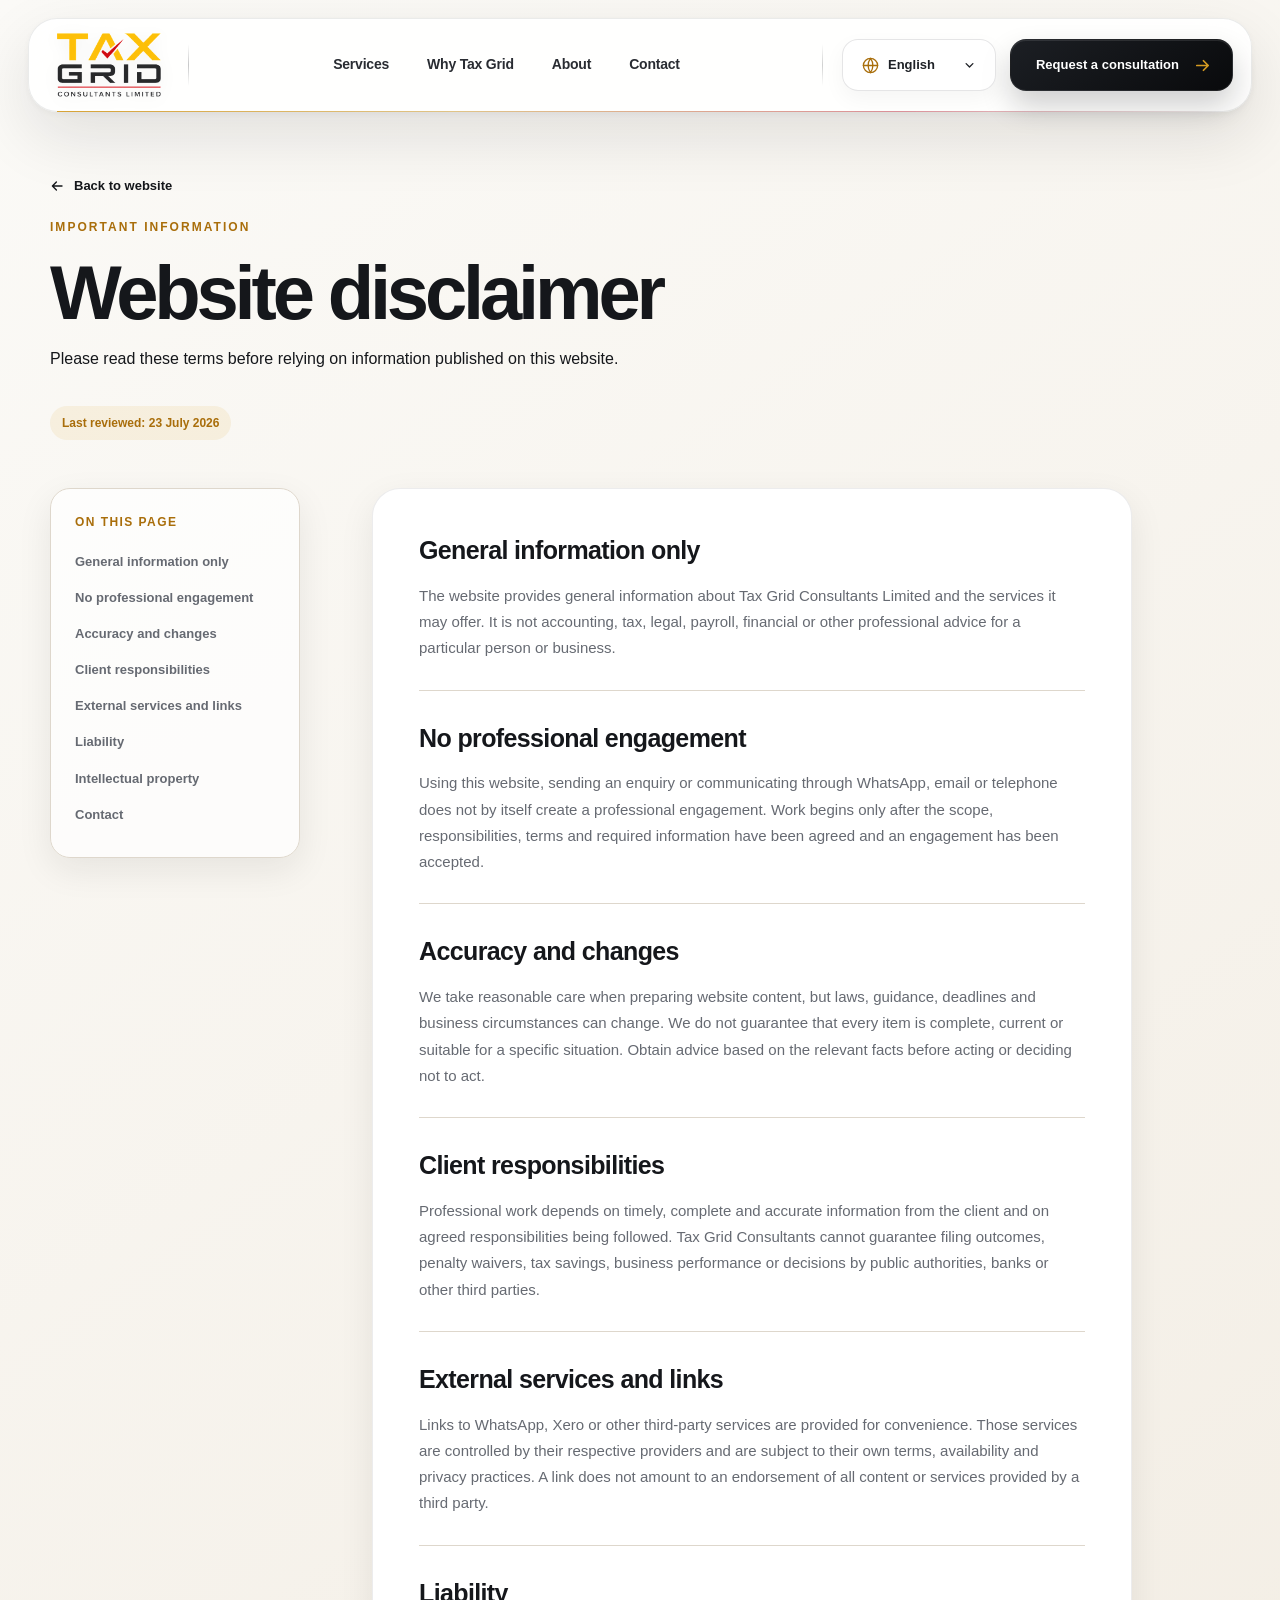
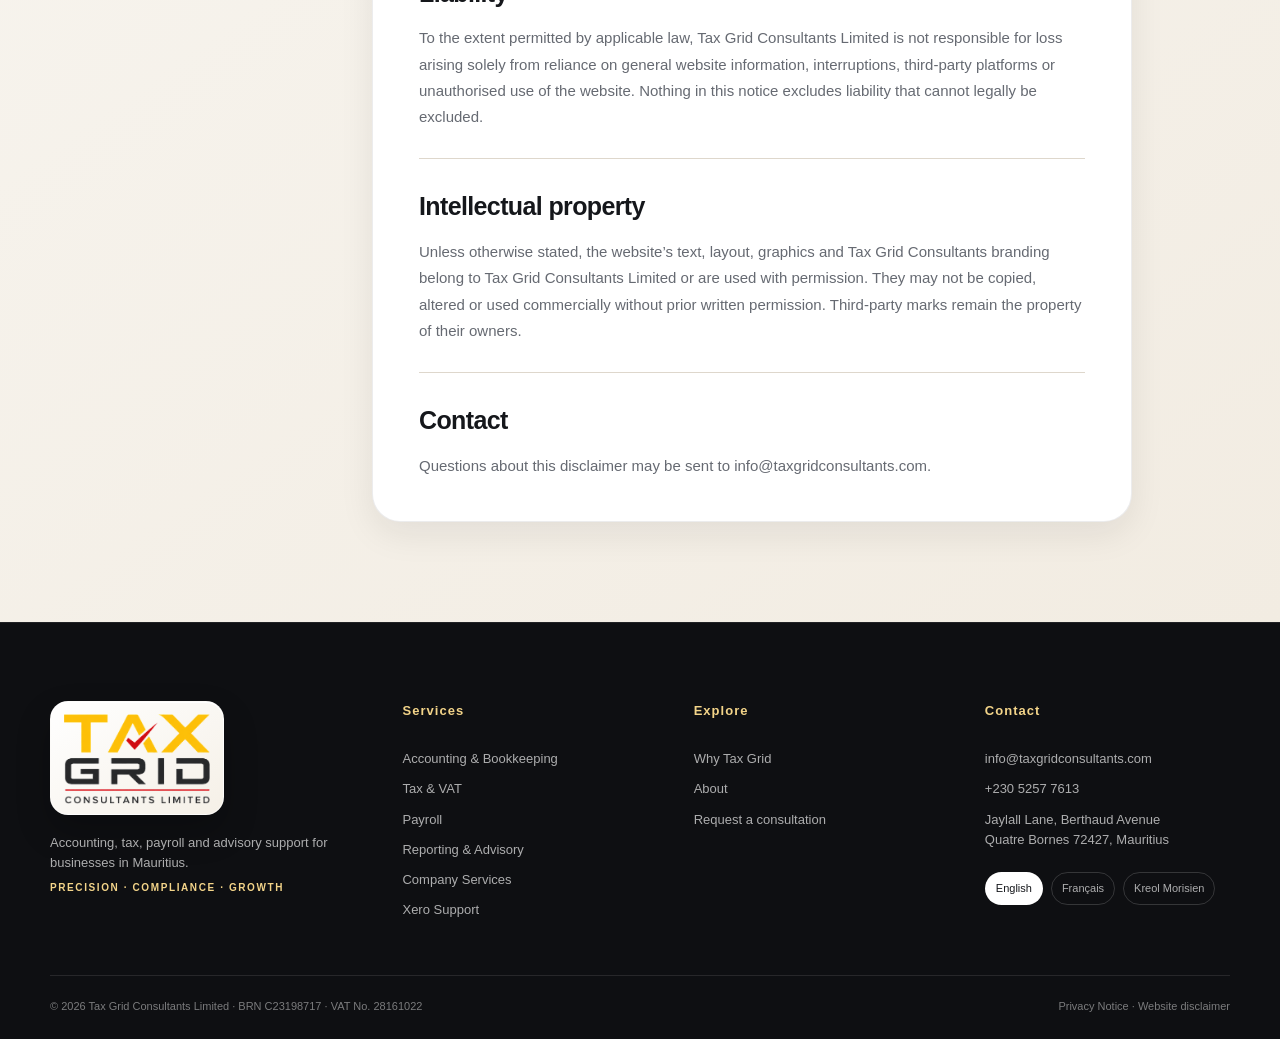
<file: disclaimer.html>
<!doctype html>
<html lang="en">
<head>
  <meta charset="utf-8">
  <meta name="viewport" content="width=device-width,initial-scale=1">
  <meta name="theme-color" content="#f6f2ea">
  <meta name="color-scheme" content="light">
  <meta name="robots" content="index,follow">
  <link rel="canonical" href="https://www.taxgridconsultants.com/disclaimer.html">
  <link rel="icon" type="image/png" sizes="32x32" href="assets/favicon-32.png">
  <link rel="apple-touch-icon" href="assets/apple-touch-icon.png">
  <link rel="stylesheet" href="styles.css?v=tgc-premium-cinematic-1">
  <script>document.documentElement.classList.add('js');</script>
  <title>Website disclaimer | Tax Grid Consultants</title>
  <meta name="description" content="Important information about relying on general content published on the Tax Grid Consultants website.">
</head>
<body class="legal-body">
  <a class="skip-link" href="#main" data-legal="skip">Skip to content</a>
  <header class="site-header" data-header>
    <div class="shell header-inner">
      <a class="brand" href="index.html#top" aria-label="Tax Grid Consultants home"><img src="assets/tgc-logo-full-colour-crisp-4x.png" width="2836" height="1752" decoding="async" alt="Tax Grid Consultants Limited"></a>
      <button class="menu-toggle" type="button" aria-expanded="false" aria-controls="site-menu" data-menu-toggle><span></span><span></span><span class="sr-only" data-legal="openMenu">Open menu</span></button>
      <div class="site-menu" id="site-menu" data-menu>
        <nav class="primary-nav" aria-label="Primary navigation">
          <a href="index.html#services" data-legal="navServices">Services</a><a href="index.html#why" data-legal="navWhy">Why Tax Grid</a><a href="index.html#about" data-legal="navAbout">About</a><a href="index.html#contact" data-legal="navContact">Contact</a>
        </nav>
        <div class="header-actions">
          <div class="language-control" data-language-control>
            <button class="language-button" type="button" aria-haspopup="listbox" aria-expanded="false" data-language-button><span class="language-icon" aria-hidden="true"><svg viewBox="0 0 24 24"><circle cx="12" cy="12" r="9"></circle><path d="M3 12h18M12 3a15 15 0 0 1 0 18M12 3a15 15 0 0 0 0 18"></path></svg></span><span data-current-language>English</span><span class="language-chevron" aria-hidden="true"><svg viewBox="0 0 20 20"><path d="m5.5 7.5 4.5 4.5 4.5-4.5"></path></svg></span></button>
            <div class="language-menu" role="listbox" tabindex="-1" data-language-menu><button type="button" role="option" data-lang="en">English</button><button type="button" role="option" data-lang="fr">Français</button><button type="button" role="option" data-lang="mfe">Kreol Morisien</button></div>
          </div>
          <a class="button button-primary button-small header-cta" href="index.html#contact"><span data-legal="book">Request a consultation</span><svg class="button-arrow" aria-hidden="true" viewBox="0 0 20 20"><path d="M4 10h11M11 5l5 5-5 5"></path></svg></a>
        </div>
      </div>
    </div>
  </header>

  <main id="main" class="legal-page">
    <div class="shell">
      <a class="legal-back" href="index.html#top"><svg aria-hidden="true" viewBox="0 0 20 20"><path d="M15 10H4M8 5l-5 5 5 5"></path></svg><span data-legal="back">Back to website</span></a>
      <div class="legal-hero"><p class="section-kicker" data-page-kicker>IMPORTANT INFORMATION</p><h1 data-page-title>Website disclaimer</h1><p data-page-lead>Please read these terms before relying on information published on this website.</p><span class="legal-updated" data-page-updated>Last reviewed: 23 July 2026</span></div>
      <div class="legal-layout"><aside class="legal-aside"><strong data-legal="onPage">ON THIS PAGE</strong><nav data-legal-toc><a href="#legal-1">General information only</a><a href="#legal-2">No professional engagement</a><a href="#legal-3">Accuracy and changes</a><a href="#legal-4">Client responsibilities</a><a href="#legal-5">External services and links</a><a href="#legal-6">Liability</a><a href="#legal-7">Intellectual property</a><a href="#legal-8">Contact</a></nav></aside><article class="legal-content" data-legal-content><section id="legal-1"><h2>General information only</h2><p>The website provides general information about Tax Grid Consultants Limited and the services it may offer. It is not accounting, tax, legal, payroll, financial or other professional advice for a particular person or business.</p></section><section id="legal-2"><h2>No professional engagement</h2><p>Using this website, sending an enquiry or communicating through WhatsApp, email or telephone does not by itself create a professional engagement. Work begins only after the scope, responsibilities, terms and required information have been agreed and an engagement has been accepted.</p></section><section id="legal-3"><h2>Accuracy and changes</h2><p>We take reasonable care when preparing website content, but laws, guidance, deadlines and business circumstances can change. We do not guarantee that every item is complete, current or suitable for a specific situation. Obtain advice based on the relevant facts before acting or deciding not to act.</p></section><section id="legal-4"><h2>Client responsibilities</h2><p>Professional work depends on timely, complete and accurate information from the client and on agreed responsibilities being followed. Tax Grid Consultants cannot guarantee filing outcomes, penalty waivers, tax savings, business performance or decisions by public authorities, banks or other third parties.</p></section><section id="legal-5"><h2>External services and links</h2><p>Links to WhatsApp, Xero or other third-party services are provided for convenience. Those services are controlled by their respective providers and are subject to their own terms, availability and privacy practices. A link does not amount to an endorsement of all content or services provided by a third party.</p></section><section id="legal-6"><h2>Liability</h2><p>To the extent permitted by applicable law, Tax Grid Consultants Limited is not responsible for loss arising solely from reliance on general website information, interruptions, third-party platforms or unauthorised use of the website. Nothing in this notice excludes liability that cannot legally be excluded.</p></section><section id="legal-7"><h2>Intellectual property</h2><p>Unless otherwise stated, the website’s text, layout, graphics and Tax Grid Consultants branding belong to Tax Grid Consultants Limited or are used with permission. They may not be copied, altered or used commercially without prior written permission. Third-party marks remain the property of their owners.</p></section><section id="legal-8"><h2>Contact</h2><p>Questions about this disclaimer may be sent to info@taxgridconsultants.com.</p></section></article></div>
    </div>
  </main>
  <script>window.TGC_LEGAL_PAGE="disclaimer";window.TGC_LEGAL_CONTENT={"en": {"title": "Website disclaimer", "kicker": "IMPORTANT INFORMATION", "lead": "Please read these terms before relying on information published on this website.", "updated": "Last reviewed: 23 July 2026", "sections": [["General information only", "The website provides general information about Tax Grid Consultants Limited and the services it may offer. It is not accounting, tax, legal, payroll, financial or other professional advice for a particular person or business."], ["No professional engagement", "Using this website, sending an enquiry or communicating through WhatsApp, email or telephone does not by itself create a professional engagement. Work begins only after the scope, responsibilities, terms and required information have been agreed and an engagement has been accepted."], ["Accuracy and changes", "We take reasonable care when preparing website content, but laws, guidance, deadlines and business circumstances can change. We do not guarantee that every item is complete, current or suitable for a specific situation. Obtain advice based on the relevant facts before acting or deciding not to act."], ["Client responsibilities", "Professional work depends on timely, complete and accurate information from the client and on agreed responsibilities being followed. Tax Grid Consultants cannot guarantee filing outcomes, penalty waivers, tax savings, business performance or decisions by public authorities, banks or other third parties."], ["External services and links", "Links to WhatsApp, Xero or other third-party services are provided for convenience. Those services are controlled by their respective providers and are subject to their own terms, availability and privacy practices. A link does not amount to an endorsement of all content or services provided by a third party."], ["Liability", "To the extent permitted by applicable law, Tax Grid Consultants Limited is not responsible for loss arising solely from reliance on general website information, interruptions, third-party platforms or unauthorised use of the website. Nothing in this notice excludes liability that cannot legally be excluded."], ["Intellectual property", "Unless otherwise stated, the website’s text, layout, graphics and Tax Grid Consultants branding belong to Tax Grid Consultants Limited or are used with permission. They may not be copied, altered or used commercially without prior written permission. Third-party marks remain the property of their owners."], ["Contact", "Questions about this disclaimer may be sent to info@taxgridconsultants.com."]]}, "fr": {"title": "Avertissement du site", "kicker": "INFORMATIONS IMPORTANTES", "lead": "Veuillez lire ces dispositions avant de vous fonder sur les informations publiées sur ce site.", "updated": "Dernière révision : 23 juillet 2026", "sections": [["Informations générales uniquement", "Le site présente des informations générales sur Tax Grid Consultants Limited et les services que la société peut proposer. Il ne constitue pas un conseil comptable, fiscal, juridique, salarial, financier ou professionnel adapté à une personne ou à une entreprise particulière."], ["Absence de mission professionnelle", "La consultation du site, l’envoi d’une demande ou un échange par WhatsApp, email ou téléphone ne crée pas à lui seul une mission professionnelle. Le travail ne commence qu’après accord sur le périmètre, les responsabilités, les conditions et les informations requises, puis acceptation de la mission."], ["Exactitude et changements", "Nous apportons un soin raisonnable au contenu du site, mais les lois, directives, échéances et situations commerciales peuvent évoluer. Nous ne garantissons pas que chaque information soit exhaustive, à jour ou adaptée à un cas précis. Il convient d’obtenir un avis fondé sur les faits pertinents avant d’agir ou de s’abstenir."], ["Responsabilités du client", "Le travail professionnel dépend d’informations complètes, exactes et communiquées à temps par le client, ainsi que du respect des responsabilités convenues. Tax Grid Consultants ne peut garantir l’issue d’une déclaration, la remise de pénalités, une économie d’impôt, la performance d’une entreprise ou la décision d’une autorité, d’une banque ou d’un tiers."], ["Services et liens externes", "Les liens vers WhatsApp, Xero ou d’autres services tiers sont fournis pour des raisons pratiques. Ces services sont contrôlés par leurs fournisseurs respectifs et soumis à leurs propres conditions, disponibilité et pratiques de confidentialité. Un lien ne constitue pas une approbation de l’ensemble du contenu ou des services d’un tiers."], ["Responsabilité", "Dans la mesure permise par la loi applicable, Tax Grid Consultants Limited n’est pas responsable d’une perte résultant uniquement de la confiance accordée à des informations générales du site, d’une interruption, d’une plateforme tierce ou d’une utilisation non autorisée du site. Rien dans le présent avis n’exclut une responsabilité qui ne peut légalement être exclue."], ["Propriété intellectuelle", "Sauf indication contraire, les textes, la mise en page, les éléments graphiques et l’identité Tax Grid Consultants appartiennent à Tax Grid Consultants Limited ou sont utilisés avec autorisation. Ils ne peuvent être copiés, modifiés ou exploités commercialement sans accord écrit préalable. Les marques de tiers restent la propriété de leurs titulaires."], ["Contact", "Toute question concernant cet avertissement peut être adressée à info@taxgridconsultants.com."]]}, "mfe": {"title": "Avertisman sit web", "kicker": "LINFORMASION INPORTAN", "lead": "Silvouple lir sa bann kondisyon-la avan ou baze lor linformasion ki pibliye lor sa sit-la.", "updated": "Dernie revizion: 23 Zilye 2026", "sections": [["Linformasion zeneral selman", "Sit-la donn linformasion zeneral lor Tax Grid Consultants Limited ek bann servis ki li kapav ofer. Li pa enn konsey kontab, fiskal, legal, lapey, finansie ouswa lezot konsey profesionel adapte pou enn dimounn ouswa enn biznes an partikilie."], ["Pena langazman profesionel otomatik", "Vizit sit-la, avoy enn demann ouswa kominike par WhatsApp, email ouswa telefonn pa kree enn langazman profesionel otomatikman. Travay koumanse zis apre ki kad travay, responsabilite, kondisyon ek linformasion neseser finn dakor, ek ki langazman finn aksepte."], ["Presizion ek sanzman", "Nou pran swin rezonab kan nou prepar konteni sit-la, me lalwa, gid, dat limit ek sirkonstans biznes kapav sanze. Nou pa garanti ki sak linformasion konplet, azour ouswa adapte pou enn sitiasion presi. Rod enn konsey baze lor bann fe pertinan avan ou azir ouswa deside pa azir."], ["Responsabilite kliyan", "Travay profesionel depann lor linformasion konplet, korek ek done atan par kliyan, ek lor respe bann responsabilite ki finn dakor. Tax Grid Consultants pa kapav garanti rezilta enn deklarasion, efasman penalite, lekonomi tax, performans biznes ouswa desizion enn lotorite, labank ouswa lezot tier."], ["Servis ek lien tier", "Bann lien ver WhatsApp, Xero ouswa lezot servis tier la pou fasilite. Bann prestater respektif kontrol sa bann servis-la, ek zot ena zot prop kondisyon, disponibilite ek pratik konfidansialite. Enn lien pa vedir ki nou aprouv tou konteni ouswa servis enn tier."], ["Responsabilite legal", "Dan limit ki lalwa permet, Tax Grid Consultants Limited pa responsab pou enn pert ki sorti zis akoz enn dimounn finn baze lor linformasion zeneral sit-la, enn interipsion, enn platform tier ouswa enn itilizasion pa otorize. Nanye dan sa notis-la pa retir enn responsabilite ki lalwa pa permet retire."], ["Propriete intelektiel", "Sof kot ena enn lot indikasion, text, miz-an-paz, grafik ek branding Tax Grid Consultants lor sa sit-la apartenir Tax Grid Consultants Limited ouswa servi avek permision. Pa gagn drwa kopie, sanze ouswa servi zot komersialman san permision ekrir. Bann mark tier reste propriete zot met."], ["Kontak", "Pou kestyon lor sa avertisman-la, ekrir info@taxgridconsultants.com."]]}};</script>

  <footer class="site-footer">
    <div class="shell footer-grid">
      <div class="footer-brand"><span class="footer-logo-plate"><img src="assets/tgc-logo-full-colour-crisp-4x.png" width="2836" height="1752" decoding="async" alt="Tax Grid Consultants Limited"></span><p data-legal="footerSummary">Accounting, tax, payroll and advisory support for businesses in Mauritius.</p><strong>PRECISION · COMPLIANCE · GROWTH</strong></div>
      <div><h3 data-legal="footerServices">Services</h3><a href="index.html#services" data-legal="serviceAccounting">Accounting &amp; Bookkeeping</a><a href="index.html#services" data-legal="serviceTax">Tax &amp; VAT</a><a href="index.html#services" data-legal="servicePayroll">Payroll</a><a href="index.html#services" data-legal="serviceReporting">Reporting &amp; Advisory</a><a href="index.html#services" data-legal="serviceCompany">Company Services</a><a href="index.html#services" data-legal="serviceXero">Xero Support</a></div>
      <div><h3 data-legal="footerExplore">Explore</h3><a href="index.html#why" data-legal="navWhy">Why Tax Grid</a><a href="index.html#about" data-legal="navAbout">About</a><a href="index.html#contact" data-legal="book">Request a consultation</a></div>
      <div><h3 data-legal="footerContact">Contact</h3><a href="mailto:info@taxgridconsultants.com">info@taxgridconsultants.com</a><a href="tel:+23052577613">+230 5257 7613</a><p>Jaylall Lane, Berthaud Avenue<br>Quatre Bornes 72427, Mauritius</p><div class="footer-language" data-footer-language></div></div>
    </div>
    <div class="shell footer-legal"><p>© <span data-year></span> Tax Grid Consultants Limited · BRN C23198717 · VAT No. 28161022</p><p><a href="privacy.html" data-legal="privacy">Privacy Notice</a> · <a href="disclaimer.html" data-legal="disclaimer">Website disclaimer</a></p></div>
  </footer>
  <script src="legal.js?v=tgc-final-2"></script>
</body></html>
</file>
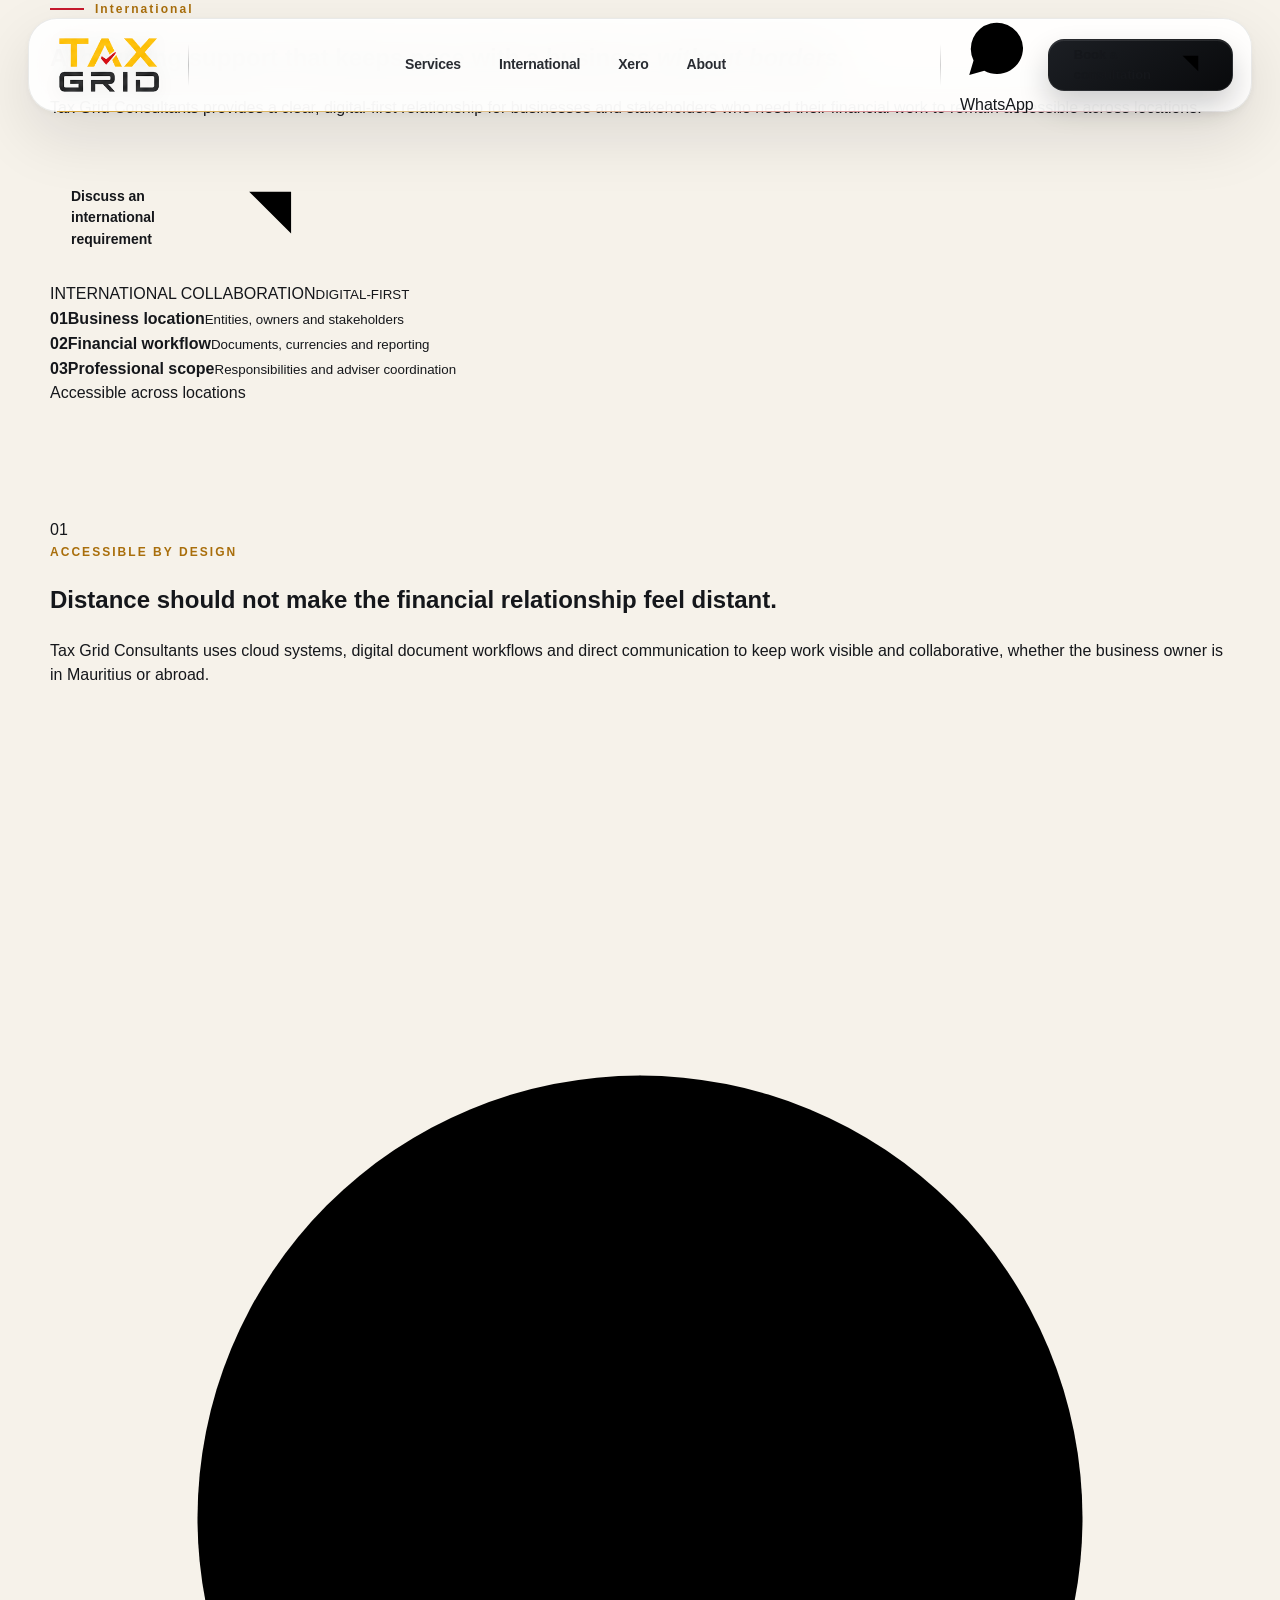
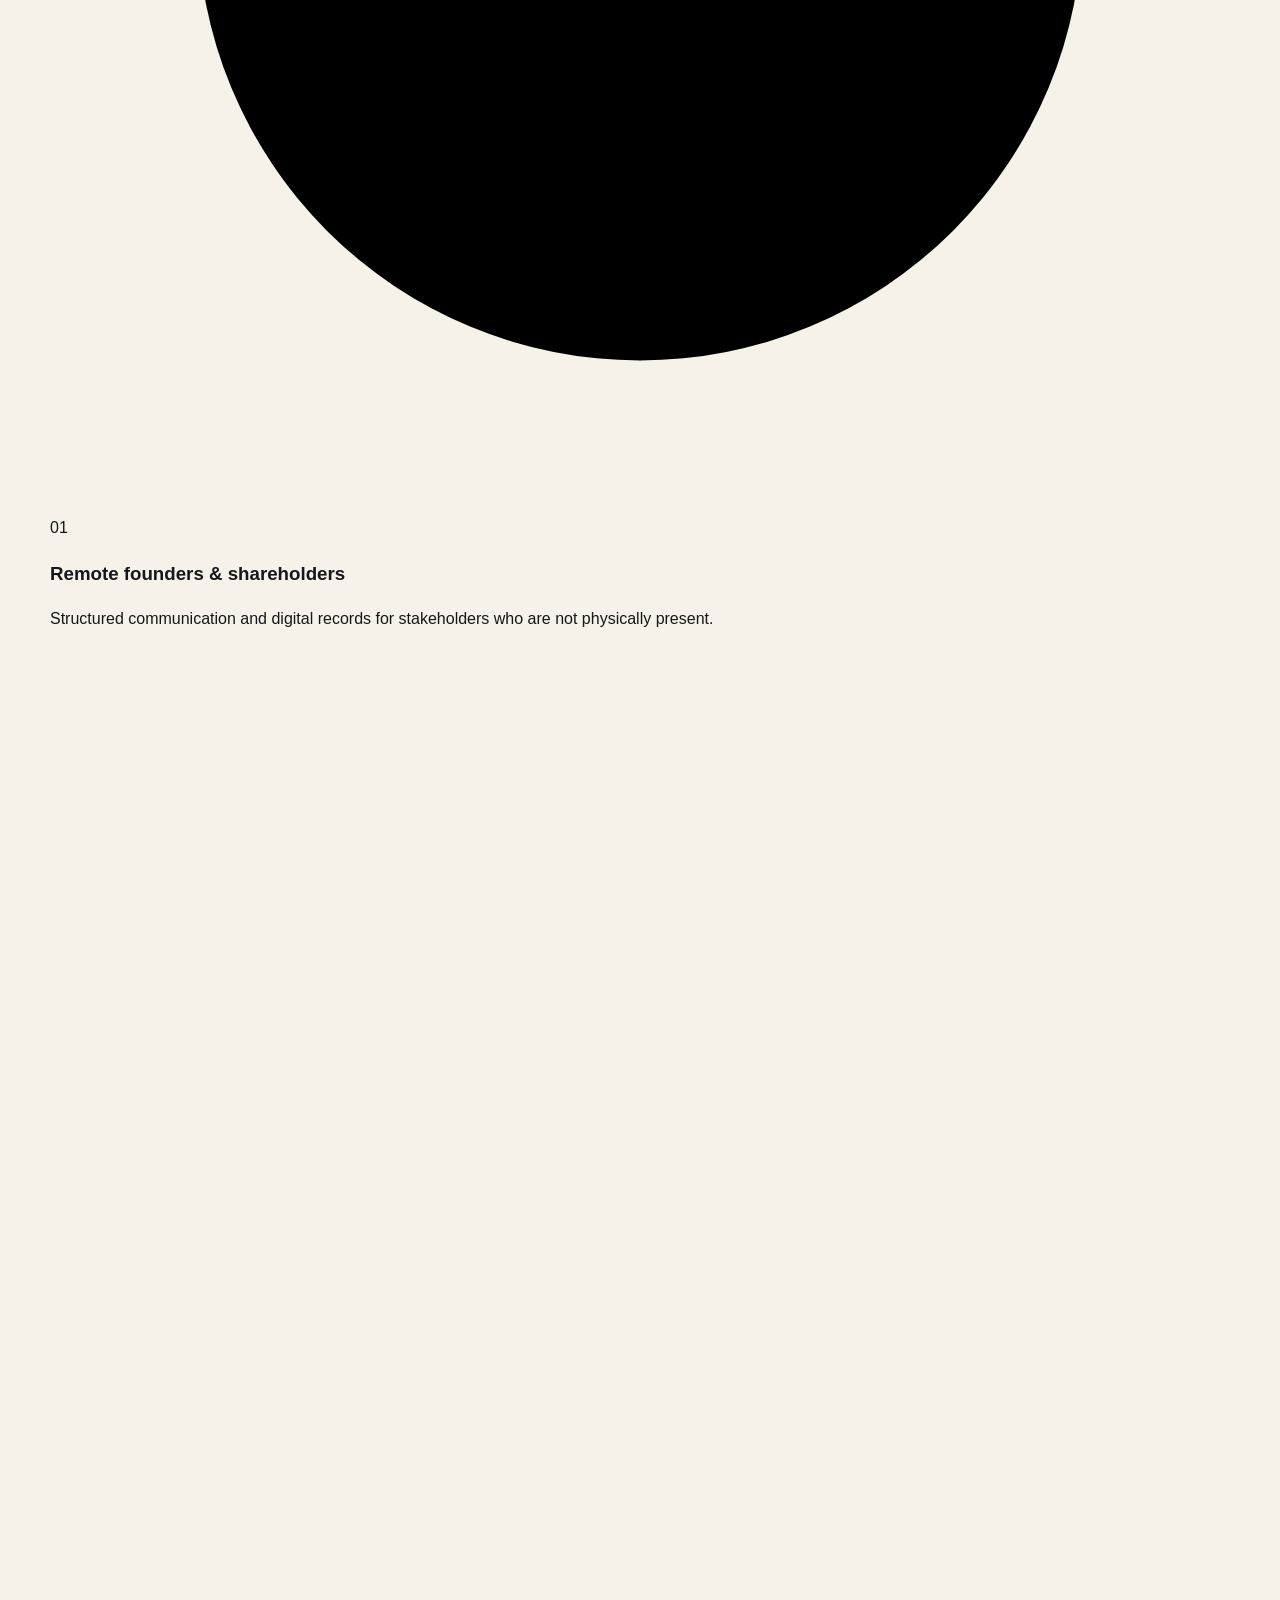
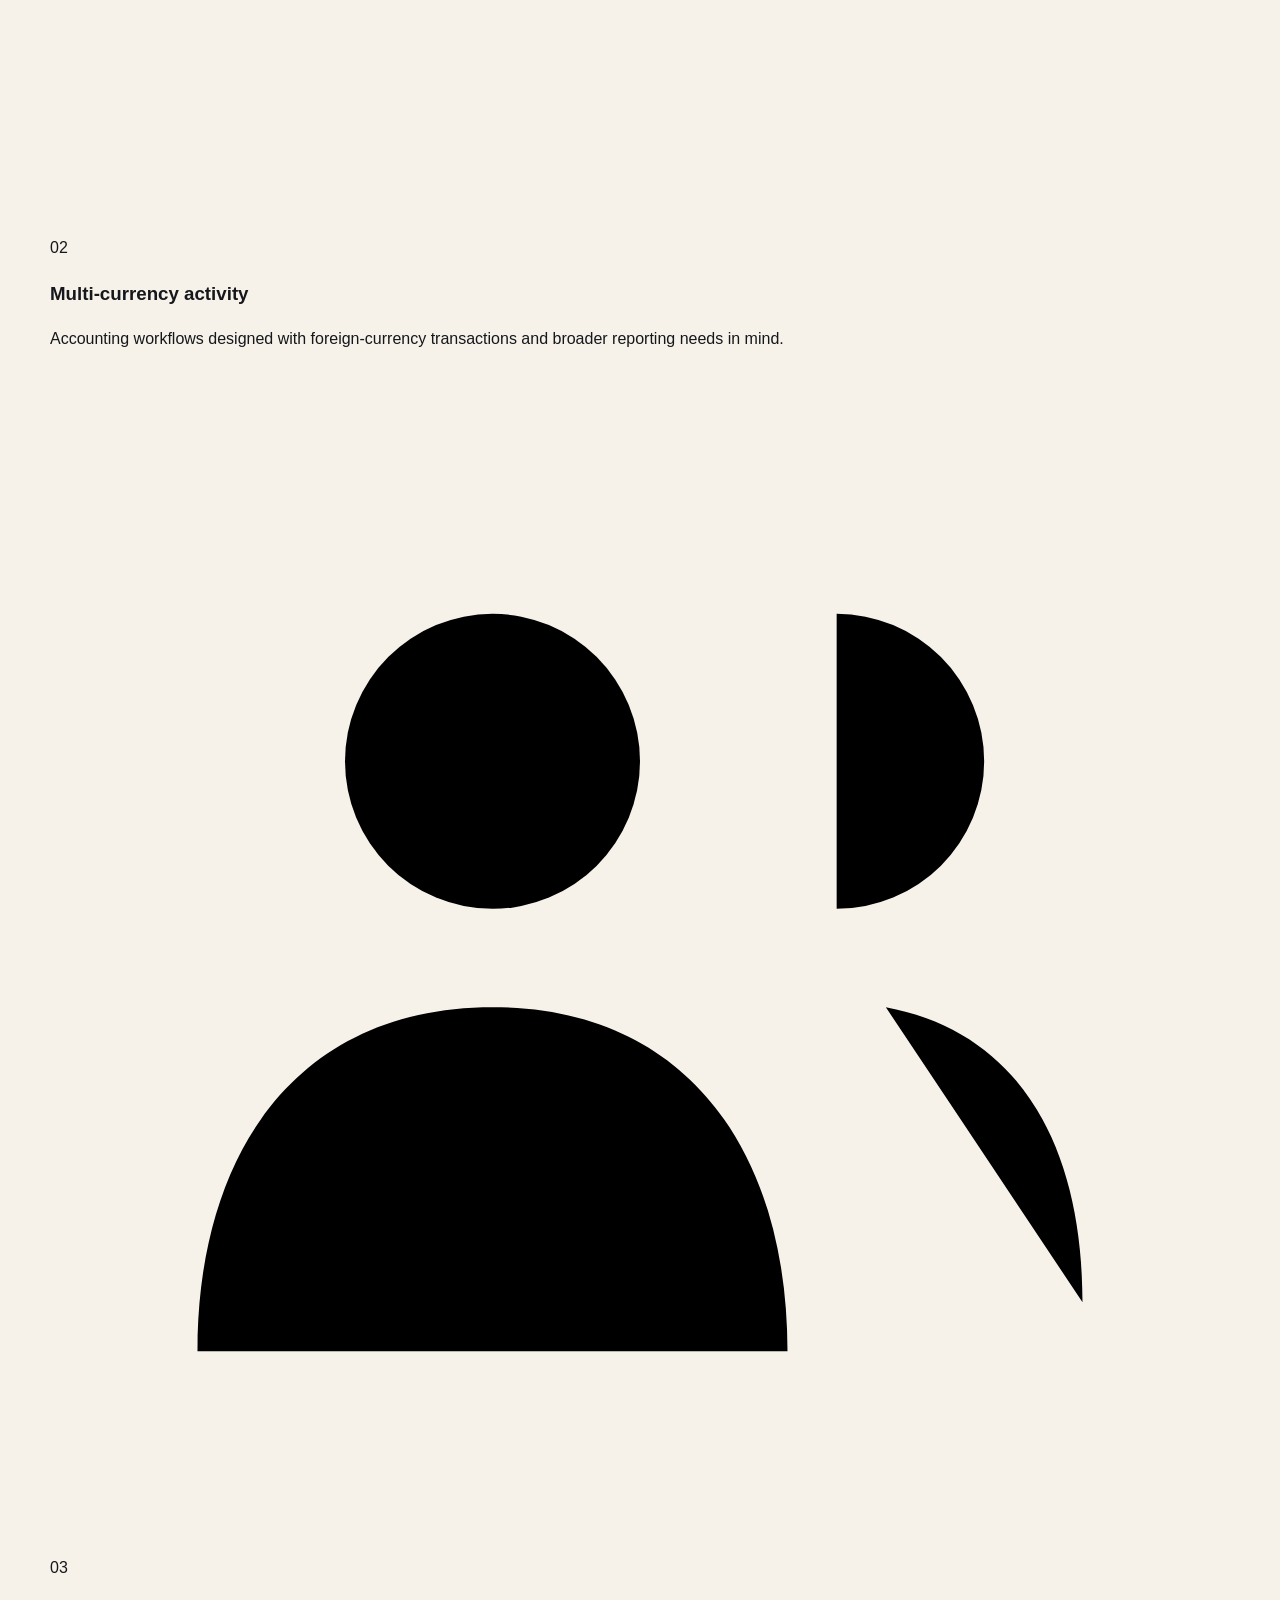
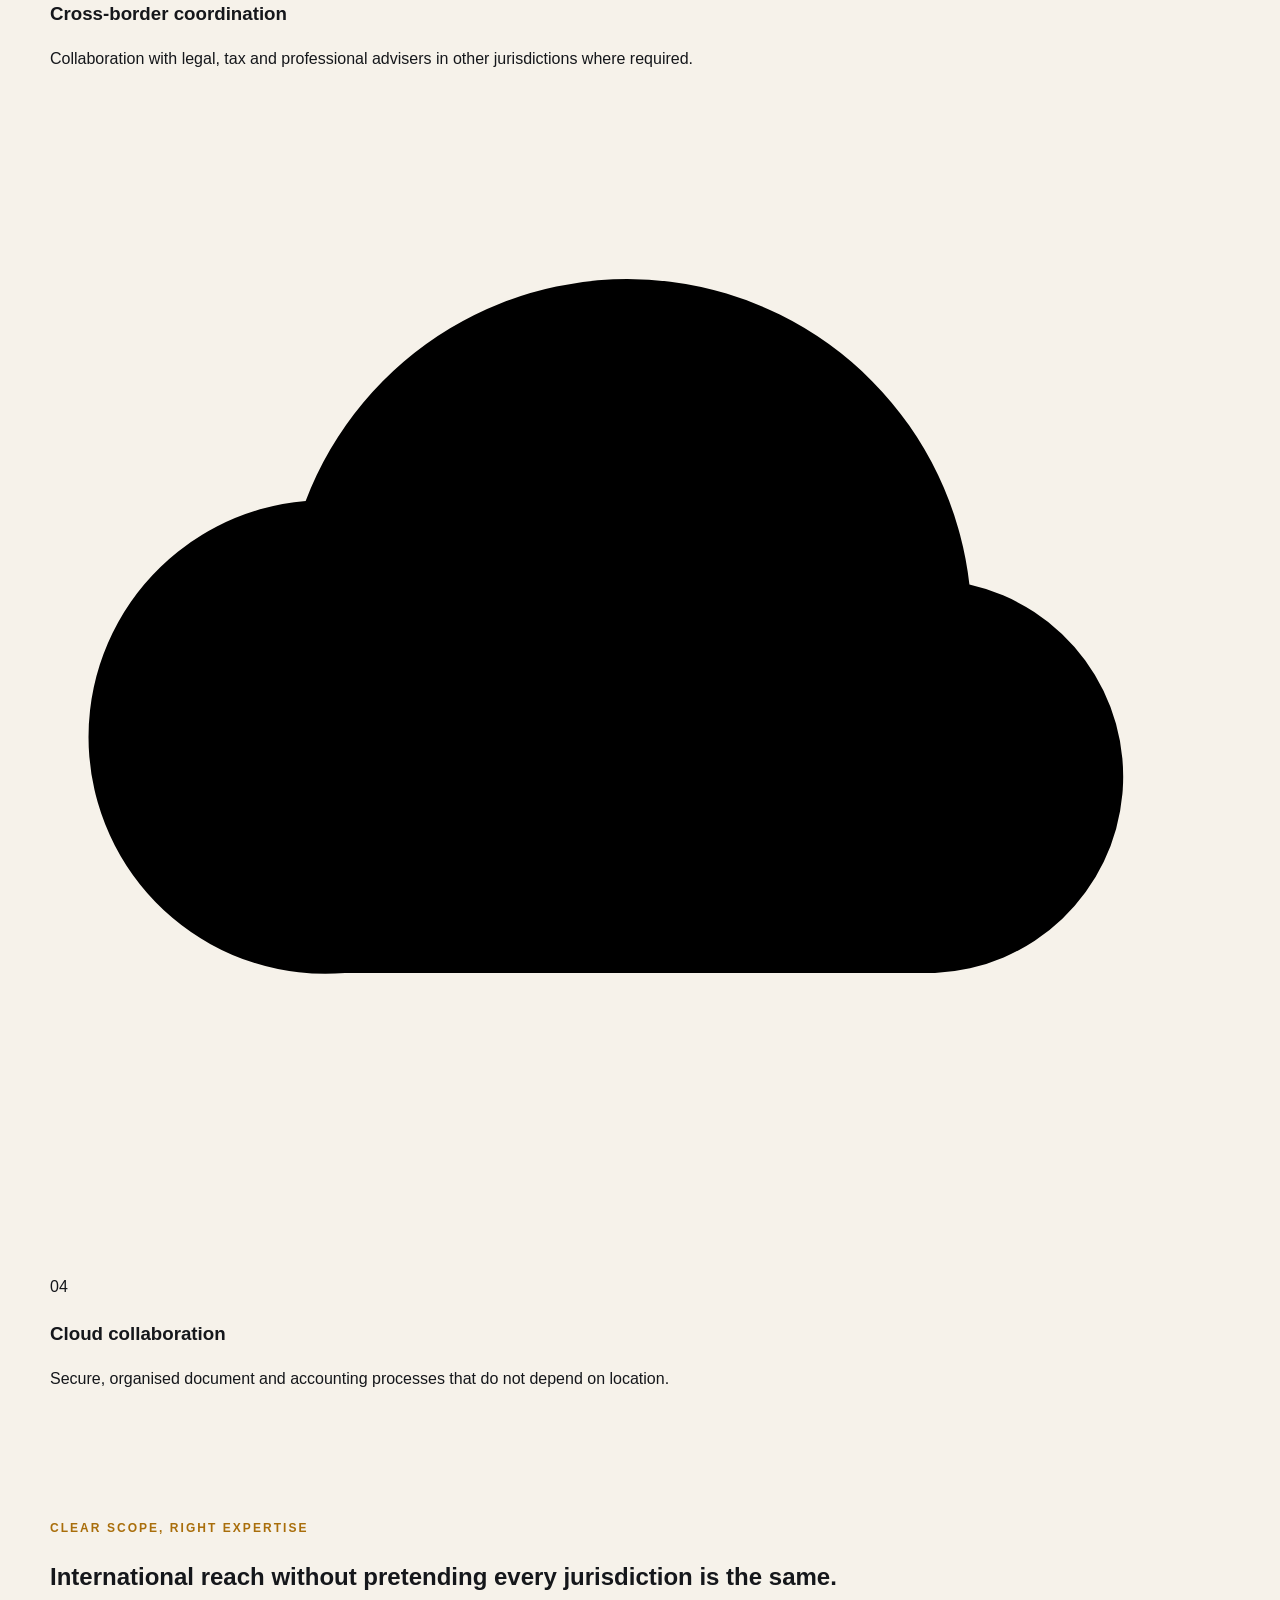
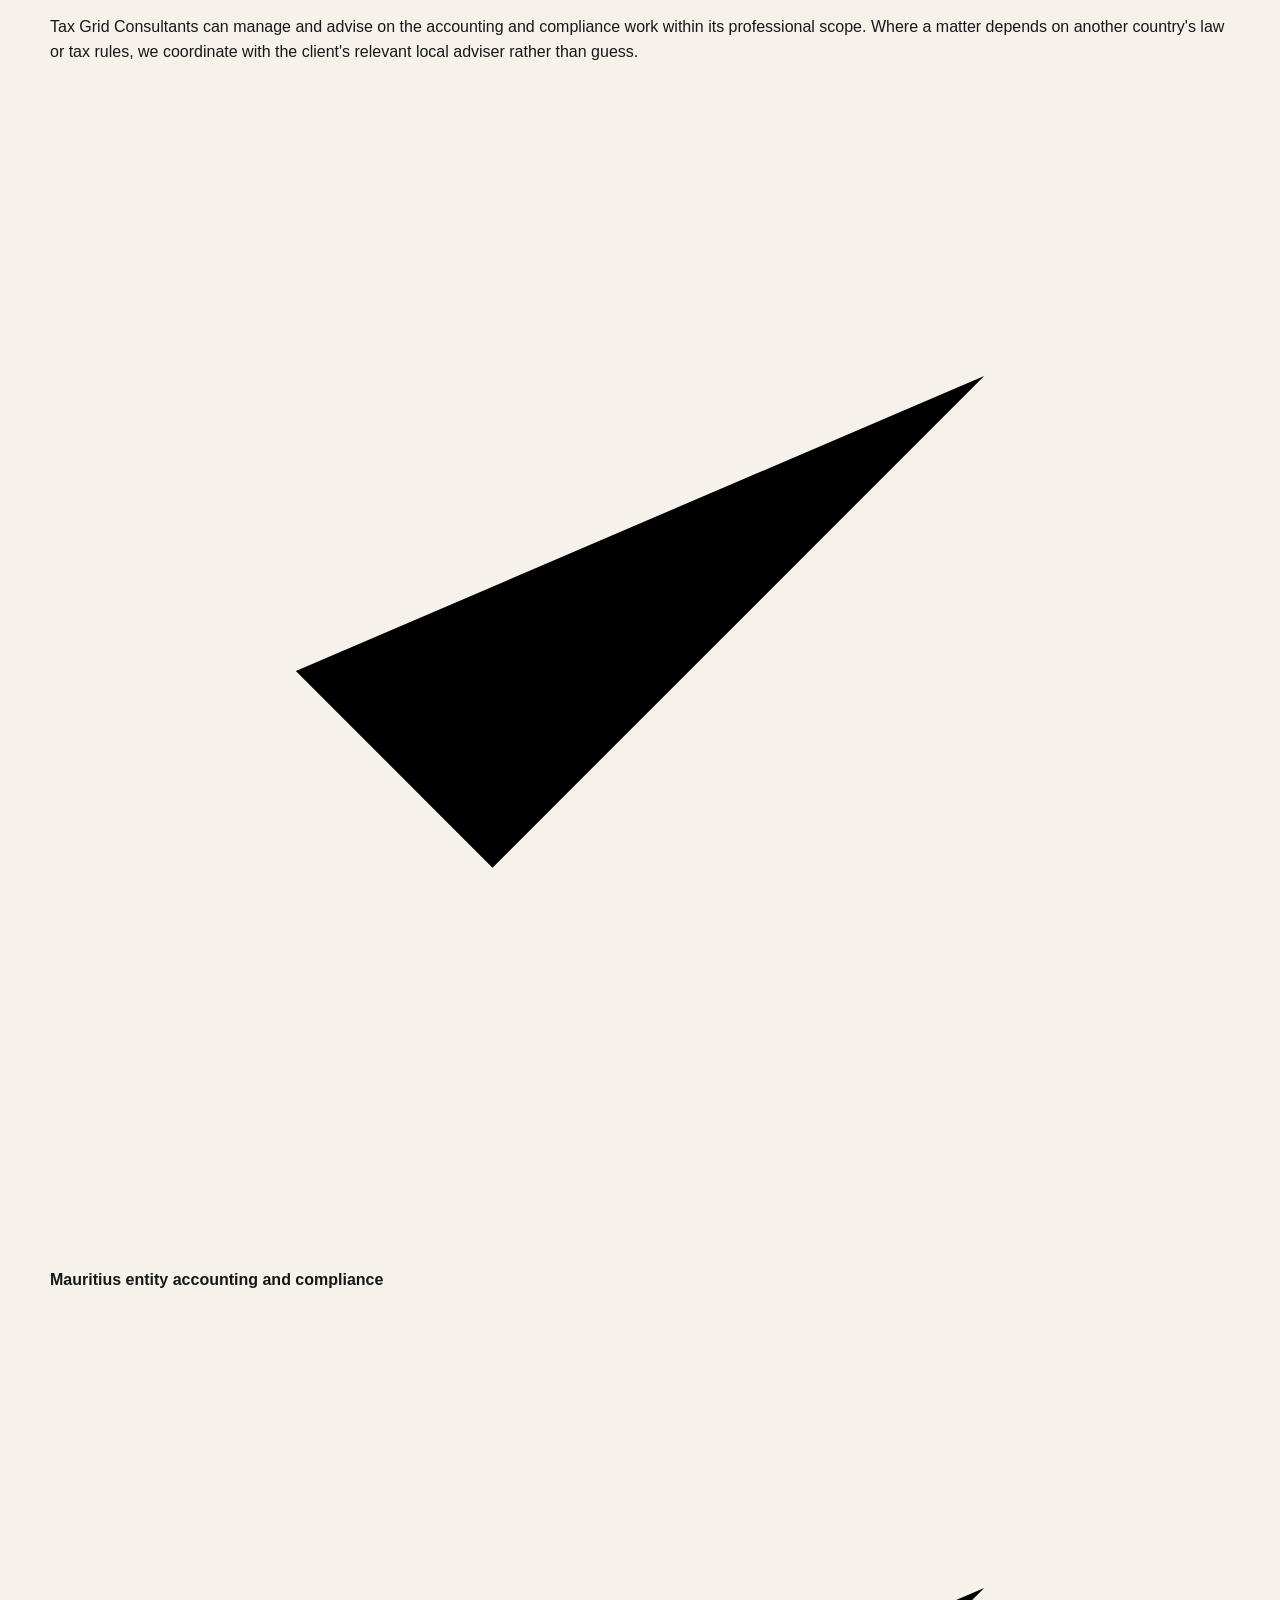
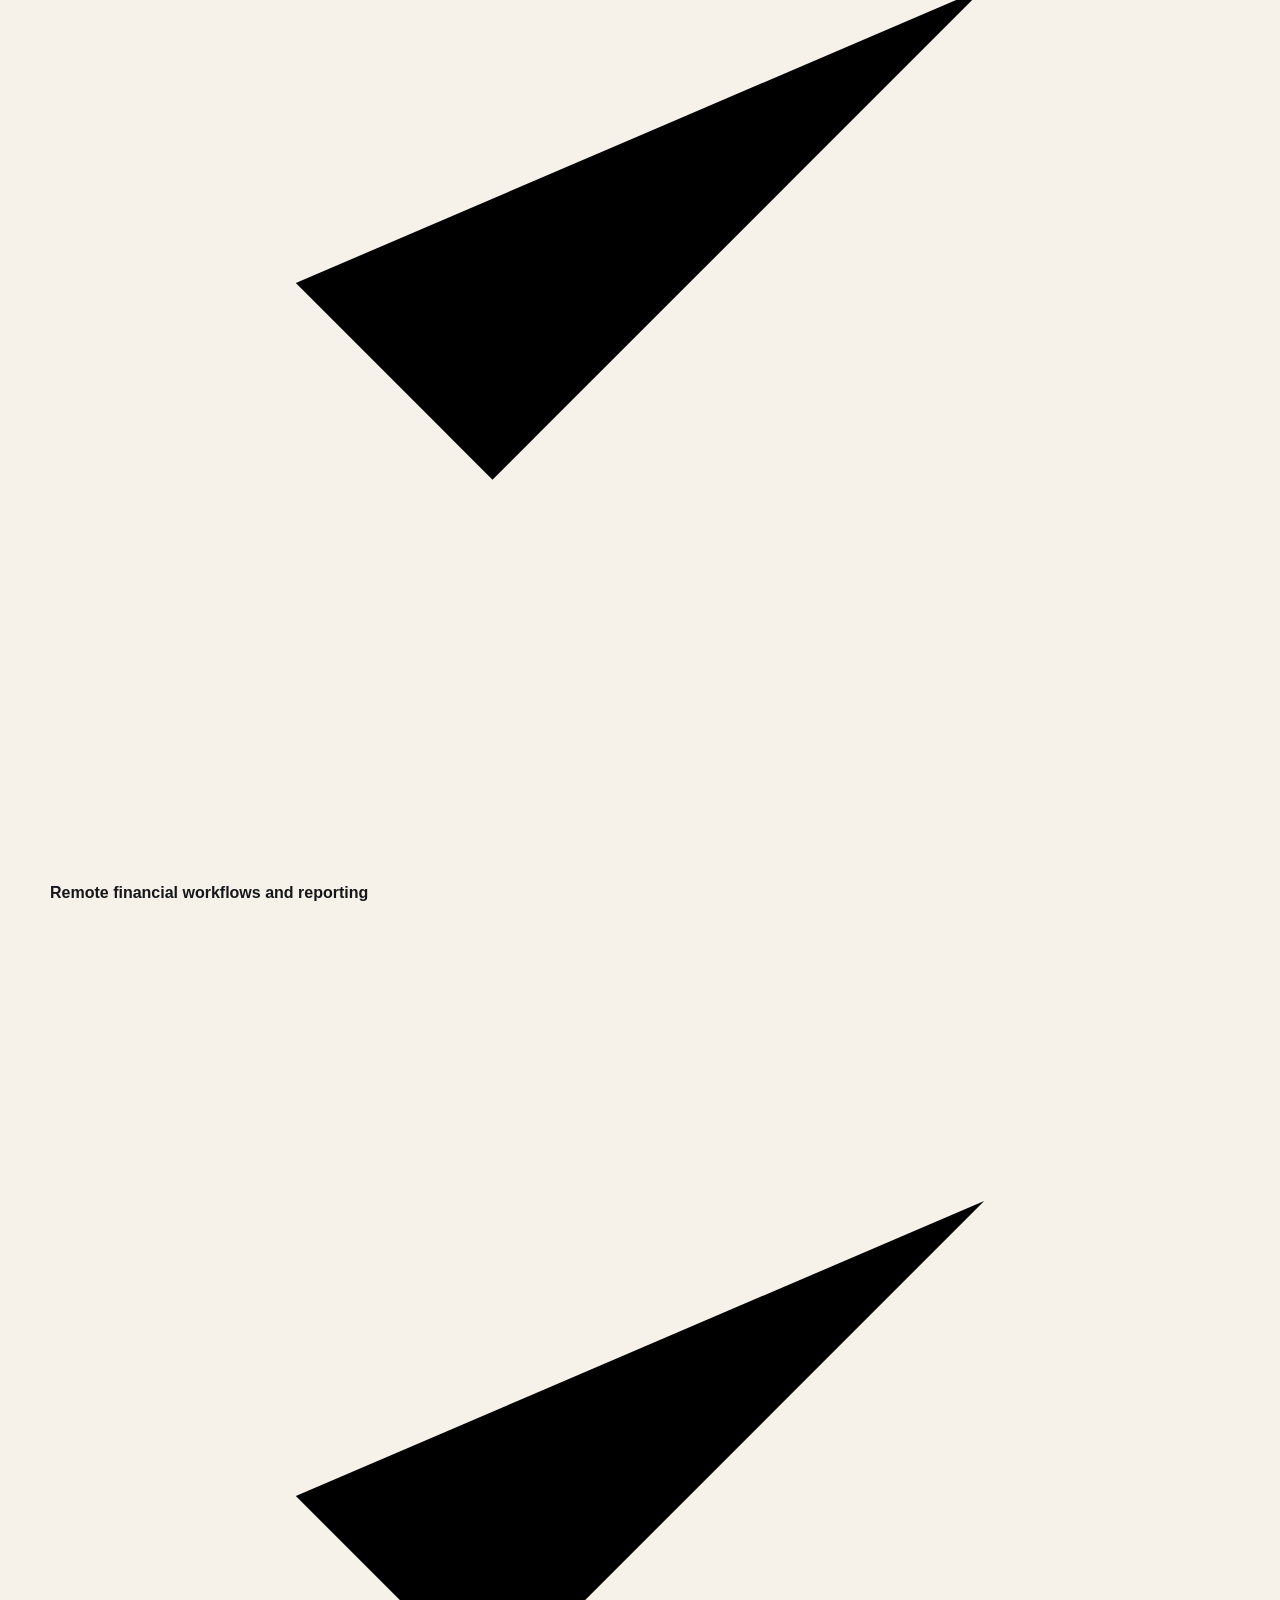
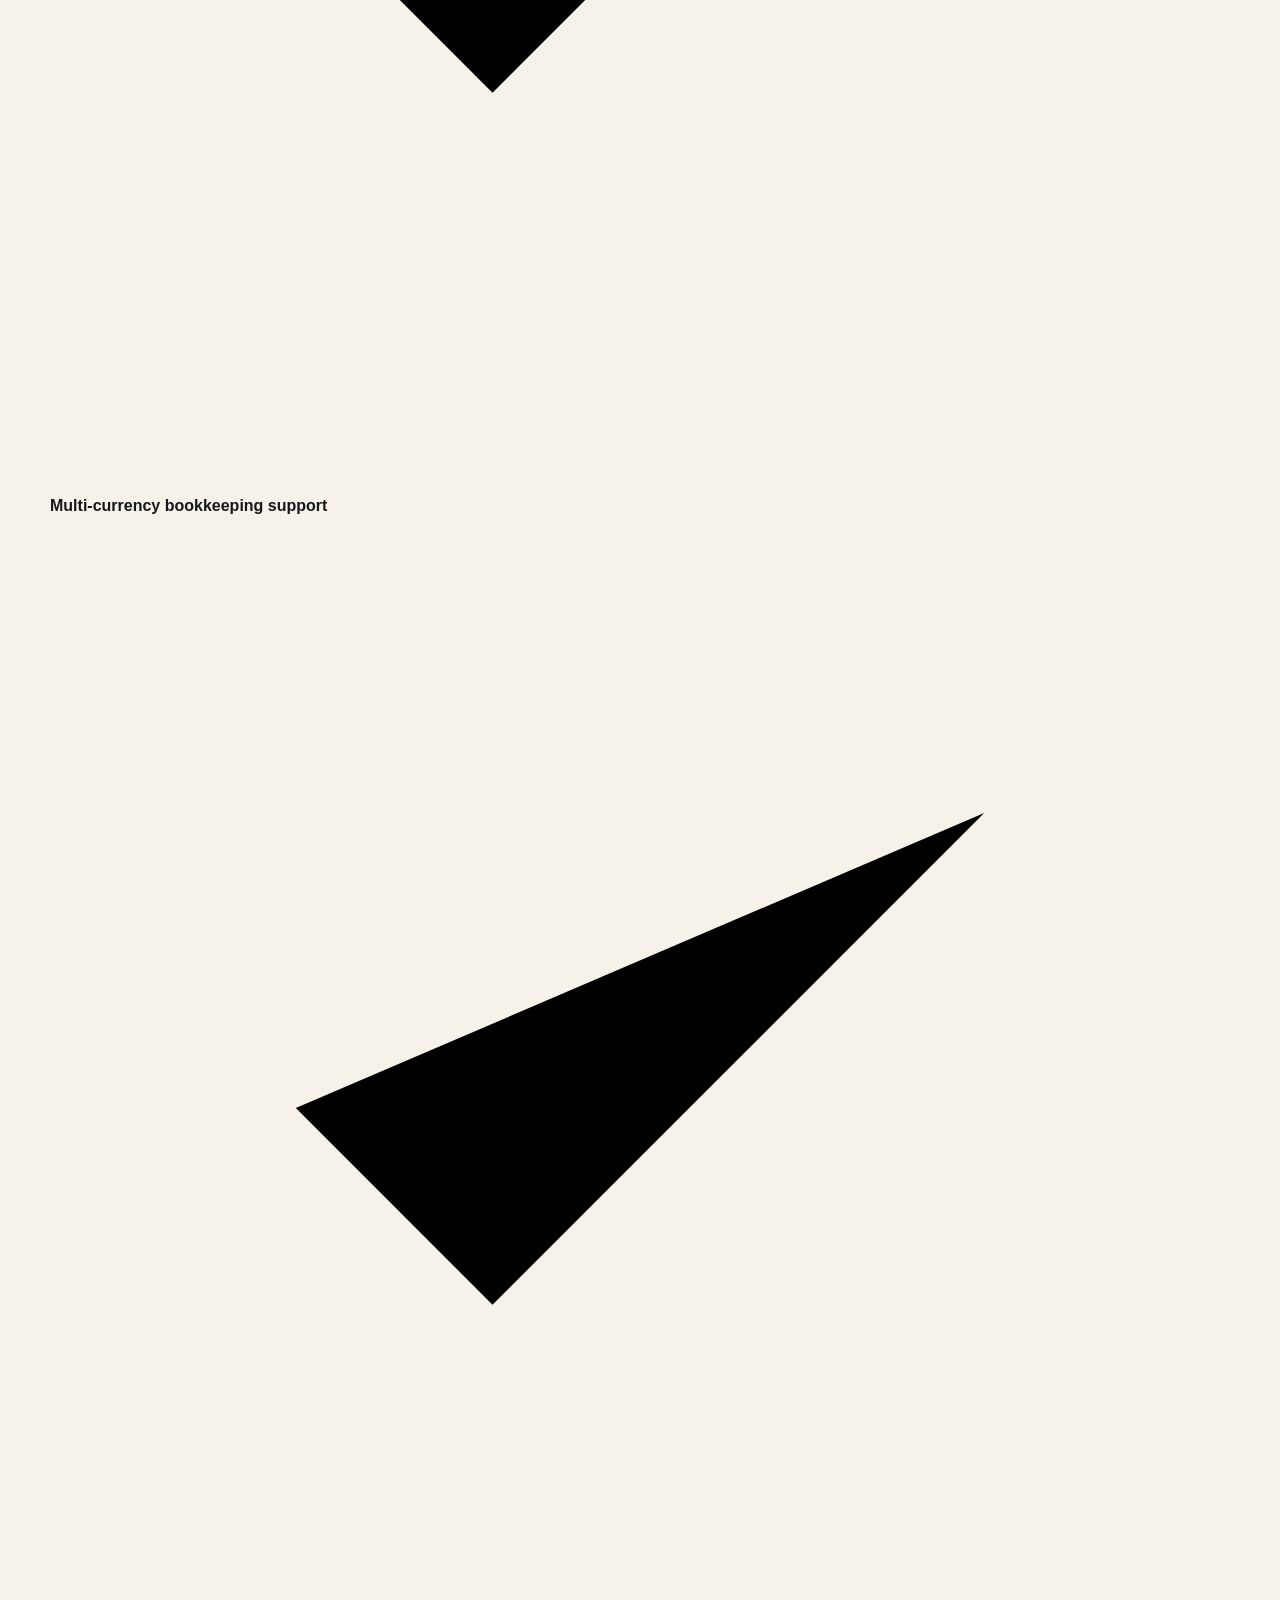
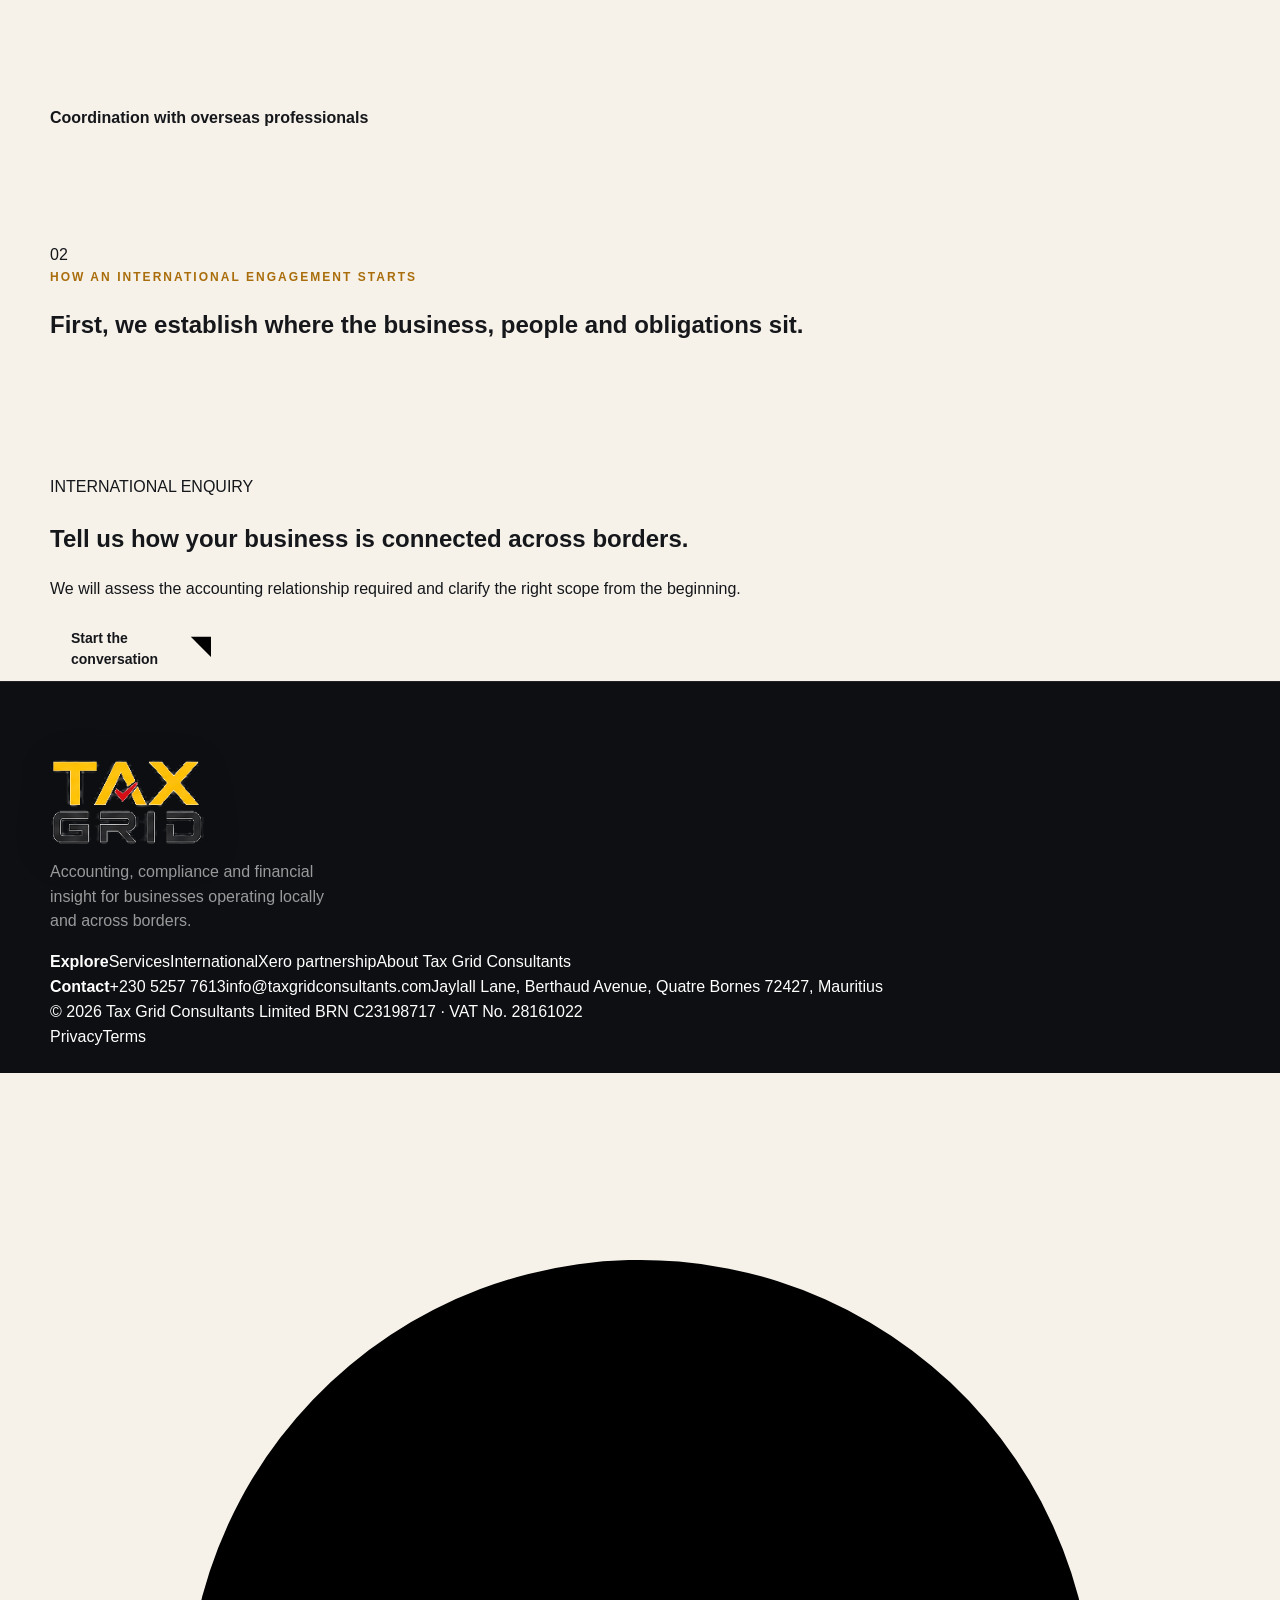
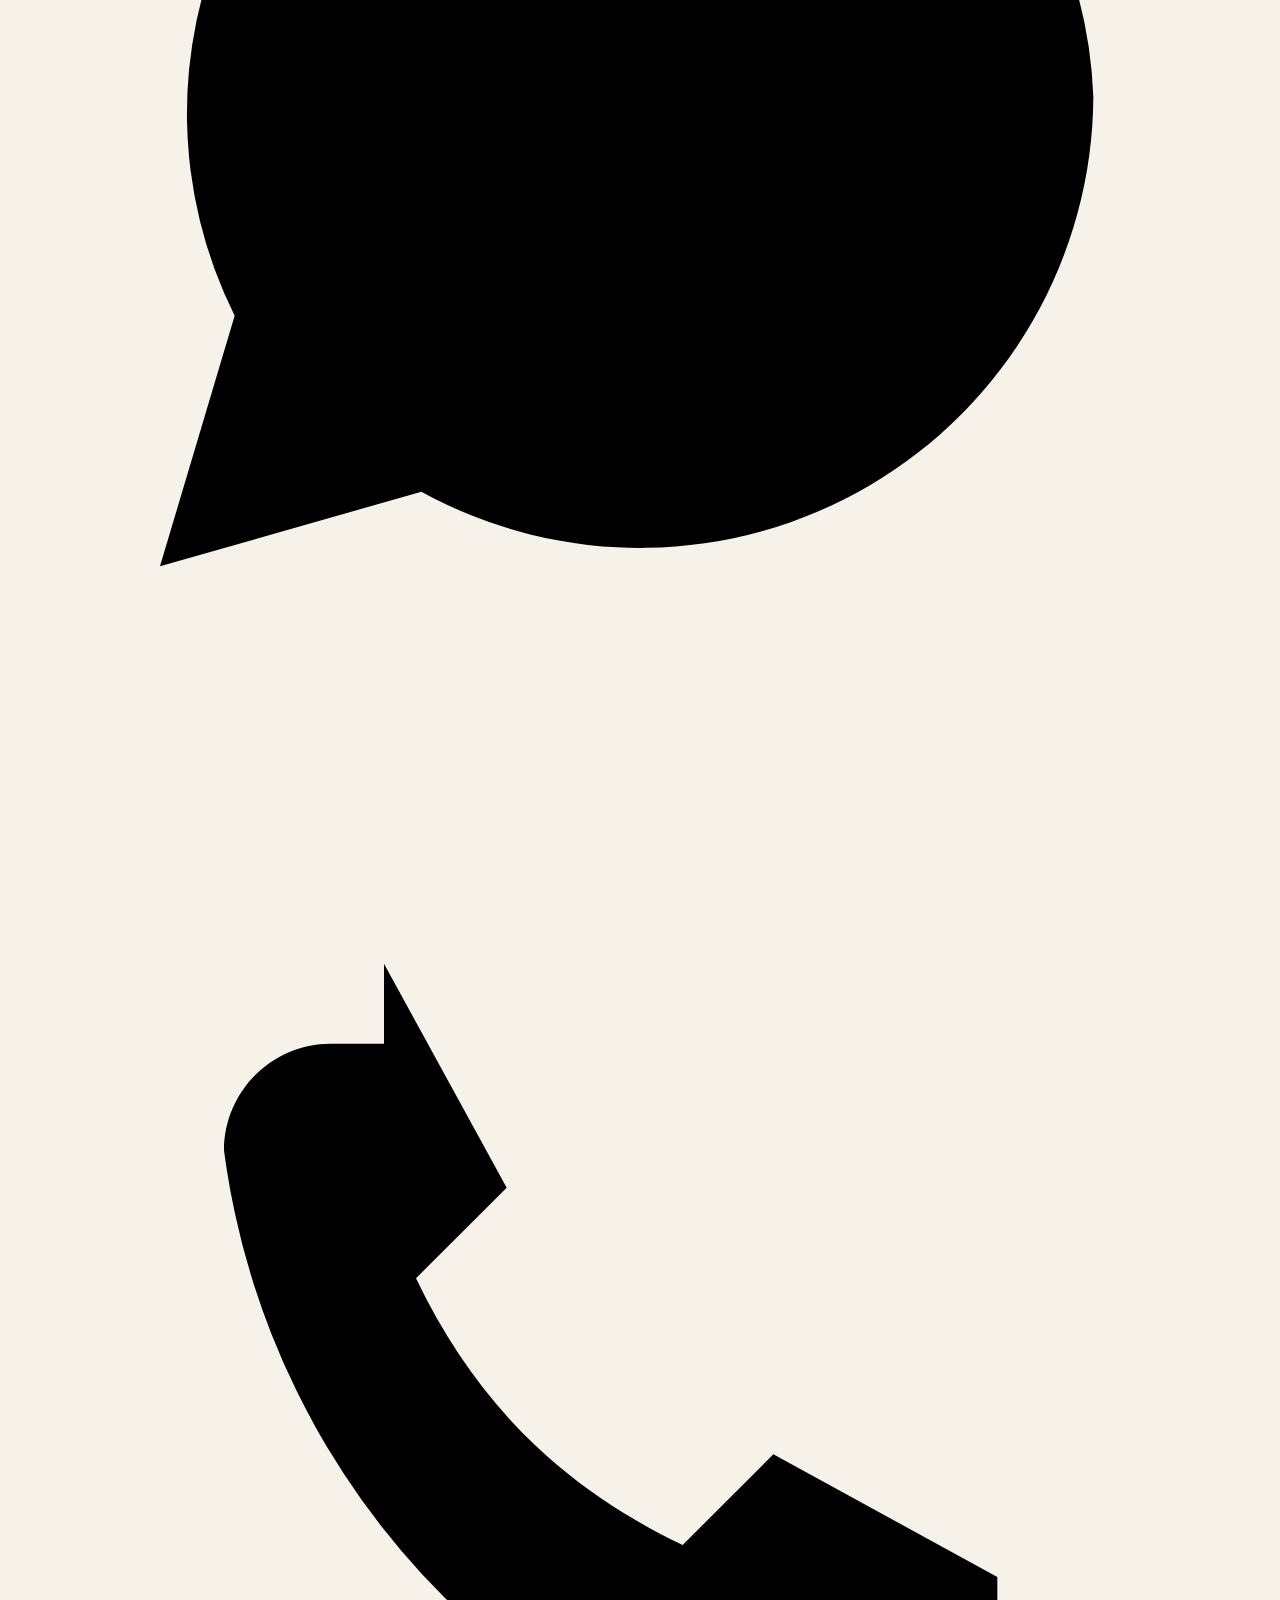
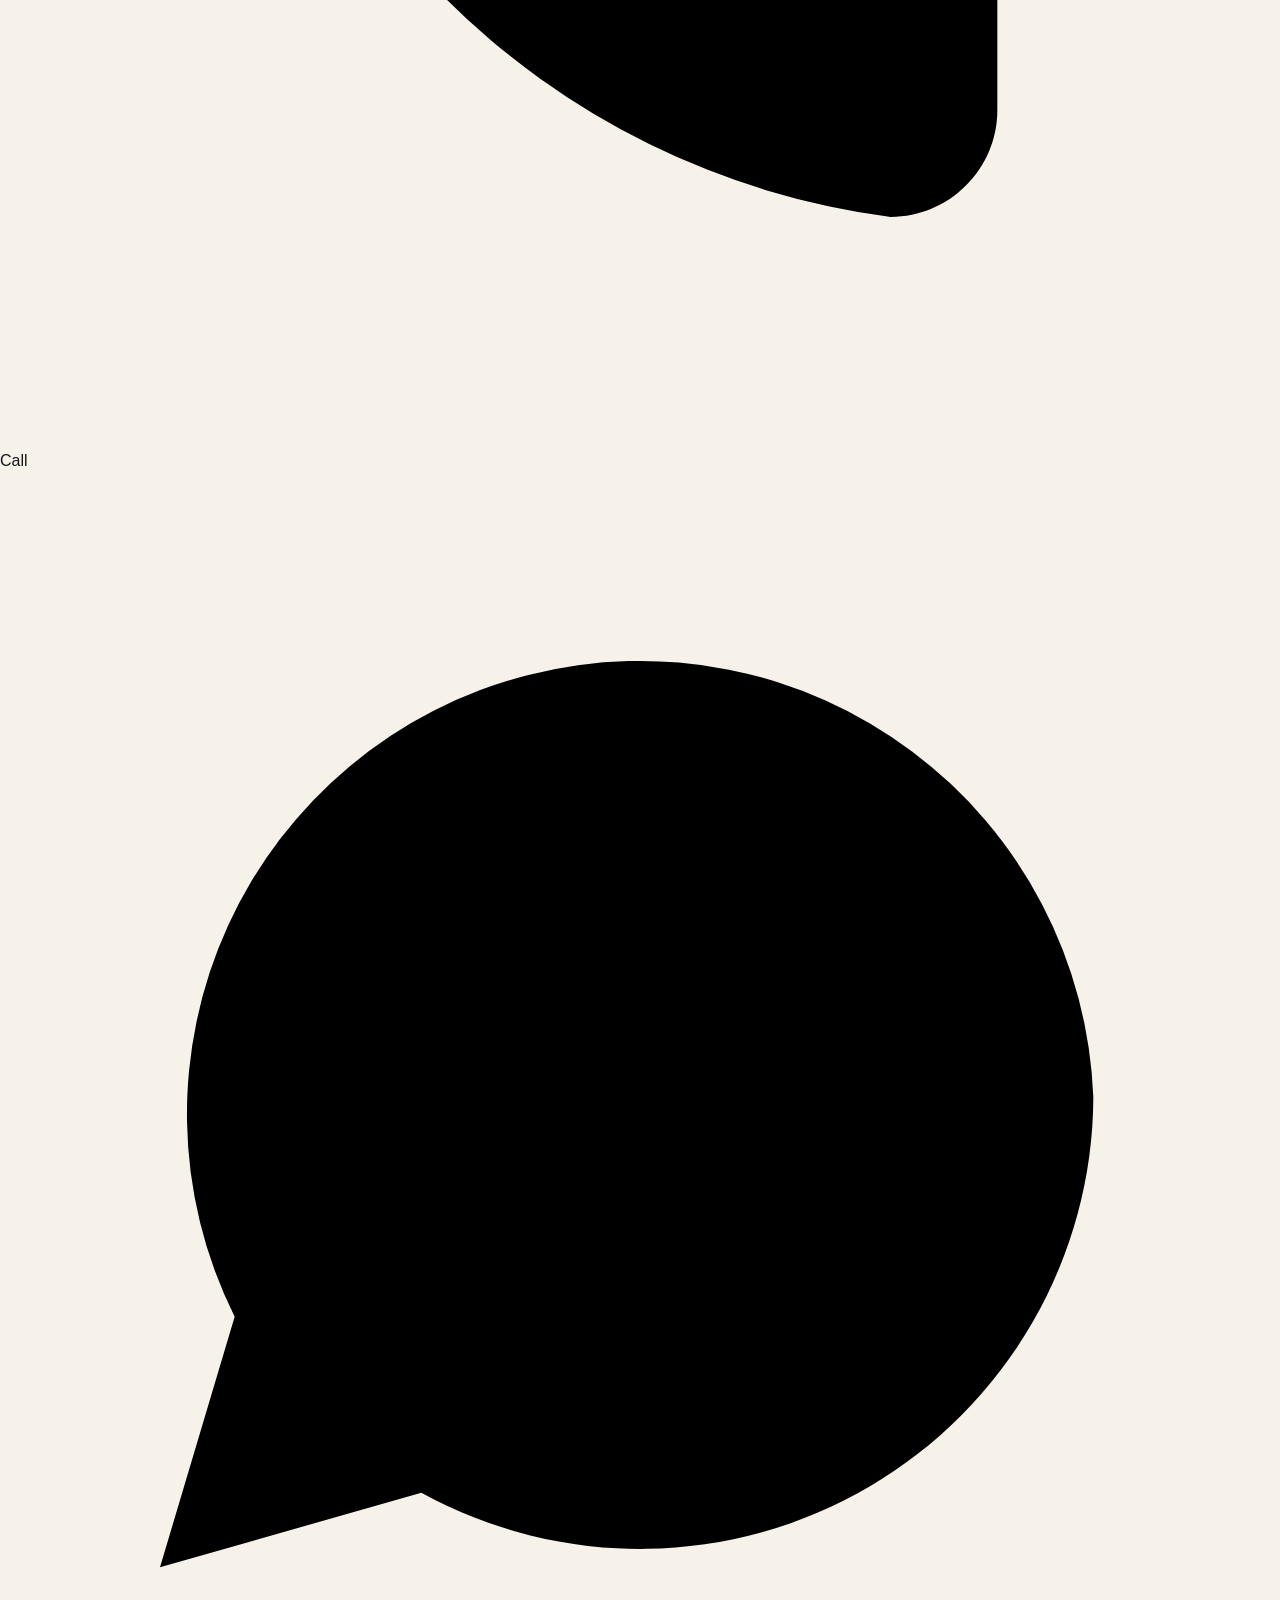
<file: international.html>
<!doctype html>
<html lang="en">
<head>
  <meta charset="utf-8">
  <meta name="viewport" content="width=device-width, initial-scale=1">
  <meta name="theme-color" content="#f7f5ef">
  <meta name="description" content="Digital-first accounting and financial collaboration for businesses, founders and stakeholders with international connections.">
  <meta name="robots" content="index, follow, max-image-preview:large">
  <meta property="og:type" content="website">
  <meta property="og:locale" content="en_MU">
  <meta property="og:site_name" content="Tax Grid Consultants">
  <meta property="og:title" content="International Accounting Support | Tax Grid Consultants">
  <meta property="og:description" content="Digital-first accounting and financial collaboration for businesses, founders and stakeholders with international connections.">
  <meta property="og:image" content="https://www.taxgridconsultants.com/assets/tgc-og-cover.png">
  <meta property="og:image:alt" content="Tax Grid Consultants — Precision. Compliance. Growth.">
  <meta name="twitter:card" content="summary_large_image">
  <link rel="canonical" href="https://www.taxgridconsultants.com/international.html">
  <link rel="icon" href="assets/tgc-favicon.png" type="image/png">
  <link rel="apple-touch-icon" href="assets/tgc-favicon.png">
  <link rel="manifest" href="manifest.webmanifest">
  <title>International Accounting Support | Tax Grid Consultants</title>
  <link rel="stylesheet" href="styles.css">
</head>
<body class="inner-page"><a class="skip-link" href="#main">Skip to content</a>
<header class="site-header" data-header>
  <div class="shell header-inner">
    <a class="brand" href="index.html" aria-label="Tax Grid Consultants home">
      <img src="assets/tgc-logo-compact-colour.png" alt="Tax Grid Consultants Limited">
    </a>
    <button class="menu-toggle" type="button" aria-expanded="false" aria-controls="site-menu" data-menu-toggle>
      <span></span><span></span><span class="sr-only">Open menu</span>
    </button>
    <div class="site-menu" id="site-menu" data-menu>
      <nav class="primary-nav" aria-label="Primary navigation"><a class="nav-link " href="services.html">Services</a><a class="nav-link is-active" href="international.html">International</a><a class="nav-link " href="xero.html">Xero</a><a class="nav-link " href="about.html">About</a></nav>
      <div class="header-actions">
        <a class="header-whatsapp" href="https://wa.me/23052577613" target="_blank" rel="noopener"><svg viewBox="0 0 24 24" aria-hidden="true"><path d="M20.5 11.7a8.5 8.5 0 0 1-12.6 7.4L3 20.5l1.4-4.7A8.5 8.5 0 1 1 20.5 11.7Z"/><path d="M8.2 8.3c.2-.5.4-.5.7-.5h.5c.1 0 .3 0 .4.4l.8 1.9c.1.3 0 .4-.1.6l-.6.8c-.2.2-.1.4 0 .6.6 1.1 1.4 2 2.5 2.6.2.1.4.2.6 0l.9-1.1c.2-.2.4-.2.6-.1l1.8.9c.3.1.5.2.5.4 0 .2-.1 1.1-.7 1.6-.5.5-1.3.8-2.1.6-1.1-.2-2.8-.8-4.7-2.5-1.6-1.4-2.6-3.2-2.9-4.3-.3-1.2 0-1.8.4-2.2.4-.4.8-.7 1.4-.7Z"/></svg><span>WhatsApp</span></a>
        <a class="button button-dark button-small" href="contact.html">Book a consultation <svg viewBox="0 0 24 24" aria-hidden="true"><path d="M7 17 17 7M9 7h8v8"/></svg></a>
      </div>
    </div>
  </div>
</header>
<main id="main">
  <section class="inner-hero international-hero">
    <div class="inner-hero-grid" aria-hidden="true"></div>
    <div class="shell inner-hero-layout">
      <div class="inner-hero-copy reveal"><div class="eyebrow"><span></span> International</div><h1>Accounting support that keeps pace with a business <em>without borders.</em></h1><p>Tax Grid Consultants provides a clear, digital-first relationship for businesses and stakeholders who need their financial work to remain accessible across locations.</p><div class="hero-actions"><a class="button button-gold" href="contact.html">Discuss an international requirement <svg viewBox="0 0 24 24" aria-hidden="true"><path d="M7 17 17 7M9 7h8v8"/></svg></a></div></div>
      <div class="global-workflow reveal reveal-delay" aria-label="International collaboration workflow"><div class="global-workflow-head"><span>INTERNATIONAL COLLABORATION</span><small>DIGITAL-FIRST</small></div><div><b>01</b><strong>Business location</strong><small>Entities, owners and stakeholders</small></div><div><b>02</b><strong>Financial workflow</strong><small>Documents, currencies and reporting</small></div><div><b>03</b><strong>Professional scope</strong><small>Responsibilities and adviser coordination</small></div><div class="global-workflow-foot"><i></i><span>Accessible across locations</span></div></div></div></section>

  <section class="section international-intro"><div class="shell two-column-statement"><div class="reveal"><span class="section-index">01</span><p class="section-kicker">ACCESSIBLE BY DESIGN</p></div><div class="reveal reveal-delay"><h2>Distance should not make the financial relationship feel distant.</h2><p>Tax Grid Consultants uses cloud systems, digital document workflows and direct communication to keep work visible and collaborative, whether the business owner is in Mauritius or abroad.</p></div></div></section>

  <section class="section international-capabilities"><div class="shell"><div class="capability-grid">
    <article class="capability-card reveal"><div class="capability-icon"><svg viewBox="0 0 24 24" aria-hidden="true"><circle cx="12" cy="12" r="9"/><path d="M3 12h18M12 3c3 3 3 15 0 18M12 3c-3 3-3 15 0 18"/></svg></div><span>01</span><h3>Remote founders & shareholders</h3><p>Structured communication and digital records for stakeholders who are not physically present.</p></article>
    <article class="capability-card reveal reveal-delay"><div class="capability-icon"><svg viewBox="0 0 24 24" aria-hidden="true"><path d="M4 20V10m5 10V5m6 15v-7m5 7V3"/></svg></div><span>02</span><h3>Multi-currency activity</h3><p>Accounting workflows designed with foreign-currency transactions and broader reporting needs in mind.</p></article>
    <article class="capability-card reveal reveal-delay-2"><div class="capability-icon"><svg viewBox="0 0 24 24" aria-hidden="true"><circle cx="9" cy="8" r="3"/><path d="M3 20c0-4 2-7 6-7s6 3 6 7M16 5a3 3 0 0 1 0 6M17 13c2.7.5 4 2.8 4 6"/></svg></div><span>03</span><h3>Cross-border coordination</h3><p>Collaboration with legal, tax and professional advisers in other jurisdictions where required.</p></article>
    <article class="capability-card reveal"><div class="capability-icon"><svg viewBox="0 0 24 24" aria-hidden="true"><path d="M6 18h12a4 4 0 0 0 .7-7.9A7 7 0 0 0 5.2 8.4 4.8 4.8 0 0 0 6 18Z"/></svg></div><span>04</span><h3>Cloud collaboration</h3><p>Secure, organised document and accounting processes that do not depend on location.</p></article>
  </div></div></section>

  <section class="scope-section"><div class="shell scope-layout"><div class="scope-copy reveal"><p class="section-kicker light">CLEAR SCOPE, RIGHT EXPERTISE</p><h2>International reach without pretending every jurisdiction is the same.</h2><p>Tax Grid Consultants can manage and advise on the accounting and compliance work within its professional scope. Where a matter depends on another country's law or tax rules, we coordinate with the client's relevant local adviser rather than guess.</p></div><div class="scope-board reveal reveal-delay"><div><span><svg viewBox="0 0 24 24" aria-hidden="true"><path d="m5 12 4 4L19 6"/></svg></span><strong>Mauritius entity accounting and compliance</strong></div><div><span><svg viewBox="0 0 24 24" aria-hidden="true"><path d="m5 12 4 4L19 6"/></svg></span><strong>Remote financial workflows and reporting</strong></div><div><span><svg viewBox="0 0 24 24" aria-hidden="true"><path d="m5 12 4 4L19 6"/></svg></span><strong>Multi-currency bookkeeping support</strong></div><div><span><svg viewBox="0 0 24 24" aria-hidden="true"><path d="m5 12 4 4L19 6"/></svg></span><strong>Coordination with overseas professionals</strong></div></div></div></section>

  <section class="section international-process"><div class="shell"><div class="editorial-heading reveal"><div><span class="section-index">02</span><p class="section-kicker">HOW AN INTERNATIONAL ENGAGEMENT STARTS</p></div><h2>First, we establish where the business, people and obligations sit.</h2></div><div class="process-line international-process-line"><article class="process-step reveal"><span>01</span><h3>Map the structure</h3><p>Entities, ownership, locations, currencies and current advisers.</p></article><article class="process-step reveal reveal-delay"><span>02</span><h3>Define responsibility</h3><p>What Tax Grid Consultants will handle, what the client will provide and where other advisers are needed.</p></article><article class="process-step reveal reveal-delay-2"><span>03</span><h3>Build collaboration</h3><p>Systems, access, reporting timetable and communication channels.</p></article></div></div></section>

  <section class="cta-section compact-cta"><div class="cta-grid"></div><div class="shell cta-layout reveal"><div><span class="kicker light">INTERNATIONAL ENQUIRY</span><h2>Tell us how your business is connected across borders.</h2></div><div><p>We will assess the accounting relationship required and clarify the right scope from the beginning.</p><a class="button button-gold" href="contact.html">Start the conversation <svg viewBox="0 0 24 24" aria-hidden="true"><path d="M7 17 17 7M9 7h8v8"/></svg></a></div></div></section>
</main>
<footer class="site-footer">
  <div class="shell">
    <div class="footer-top">
      <div class="footer-brand">
        <img src="assets/tgc-logo-compact-colour.png" alt="Tax Grid Consultants Limited">
        <p>Accounting, compliance and financial insight for businesses operating locally and across borders.</p>
      </div>
      <div class="footer-nav">
        <div><strong>Explore</strong><a href="services.html">Services</a><a href="international.html">International</a><a href="xero.html">Xero partnership</a><a href="about.html">About Tax Grid Consultants</a></div>
        <div><strong>Contact</strong><a href="tel:+23052577613">+230 5257 7613</a><a href="mailto:info@taxgridconsultants.com">info@taxgridconsultants.com</a><span>Jaylall Lane, Berthaud Avenue, Quatre Bornes 72427, Mauritius</span></div>
      </div>
    </div>
    <div class="footer-bottom">
      <span>© <span data-year></span> Tax Grid Consultants Limited</span>
      <span>BRN C23198717 · VAT No. 28161022</span>
      <div><a href="privacy.html">Privacy</a><a href="terms.html">Terms</a></div>
    </div>
  </div>
</footer>
<a class="floating-whatsapp" href="https://wa.me/23052577613" target="_blank" rel="noopener" aria-label="Message Tax Grid Consultants on WhatsApp"><svg viewBox="0 0 24 24" aria-hidden="true"><path d="M20.5 11.7a8.5 8.5 0 0 1-12.6 7.4L3 20.5l1.4-4.7A8.5 8.5 0 1 1 20.5 11.7Z"/><path d="M8.2 8.3c.2-.5.4-.5.7-.5h.5c.1 0 .3 0 .4.4l.8 1.9c.1.3 0 .4-.1.6l-.6.8c-.2.2-.1.4 0 .6.6 1.1 1.4 2 2.5 2.6.2.1.4.2.6 0l.9-1.1c.2-.2.4-.2.6-.1l1.8.9c.3.1.5.2.5.4 0 .2-.1 1.1-.7 1.6-.5.5-1.3.8-2.1.6-1.1-.2-2.8-.8-4.7-2.5-1.6-1.4-2.6-3.2-2.9-4.3-.3-1.2 0-1.8.4-2.2.4-.4.8-.7 1.4-.7Z"/></svg></a>
<div class="mobile-contact-bar"><a href="tel:+23052577613"><svg viewBox="0 0 24 24" aria-hidden="true"><path d="M7.2 3.8 9.5 8l-1.7 1.7c1.1 2.3 2.7 3.9 5 5l1.7-1.7 4.2 2.3v2.5c0 1.1-.9 2-2 2A14.5 14.5 0 0 1 4.2 7.3c0-1.1.9-2 2-2h1Z"/></svg> Call</a><a href="https://wa.me/23052577613" target="_blank" rel="noopener"><svg viewBox="0 0 24 24" aria-hidden="true"><path d="M20.5 11.7a8.5 8.5 0 0 1-12.6 7.4L3 20.5l1.4-4.7A8.5 8.5 0 1 1 20.5 11.7Z"/><path d="M8.2 8.3c.2-.5.4-.5.7-.5h.5c.1 0 .3 0 .4.4l.8 1.9c.1.3 0 .4-.1.6l-.6.8c-.2.2-.1.4 0 .6.6 1.1 1.4 2 2.5 2.6.2.1.4.2.6 0l.9-1.1c.2-.2.4-.2.6-.1l1.8.9c.3.1.5.2.5.4 0 .2-.1 1.1-.7 1.6-.5.5-1.3.8-2.1.6-1.1-.2-2.8-.8-4.7-2.5-1.6-1.4-2.6-3.2-2.9-4.3-.3-1.2 0-1.8.4-2.2.4-.4.8-.7 1.4-.7Z"/></svg> WhatsApp</a></div><script src="script.js"></script></body></html>
</file>
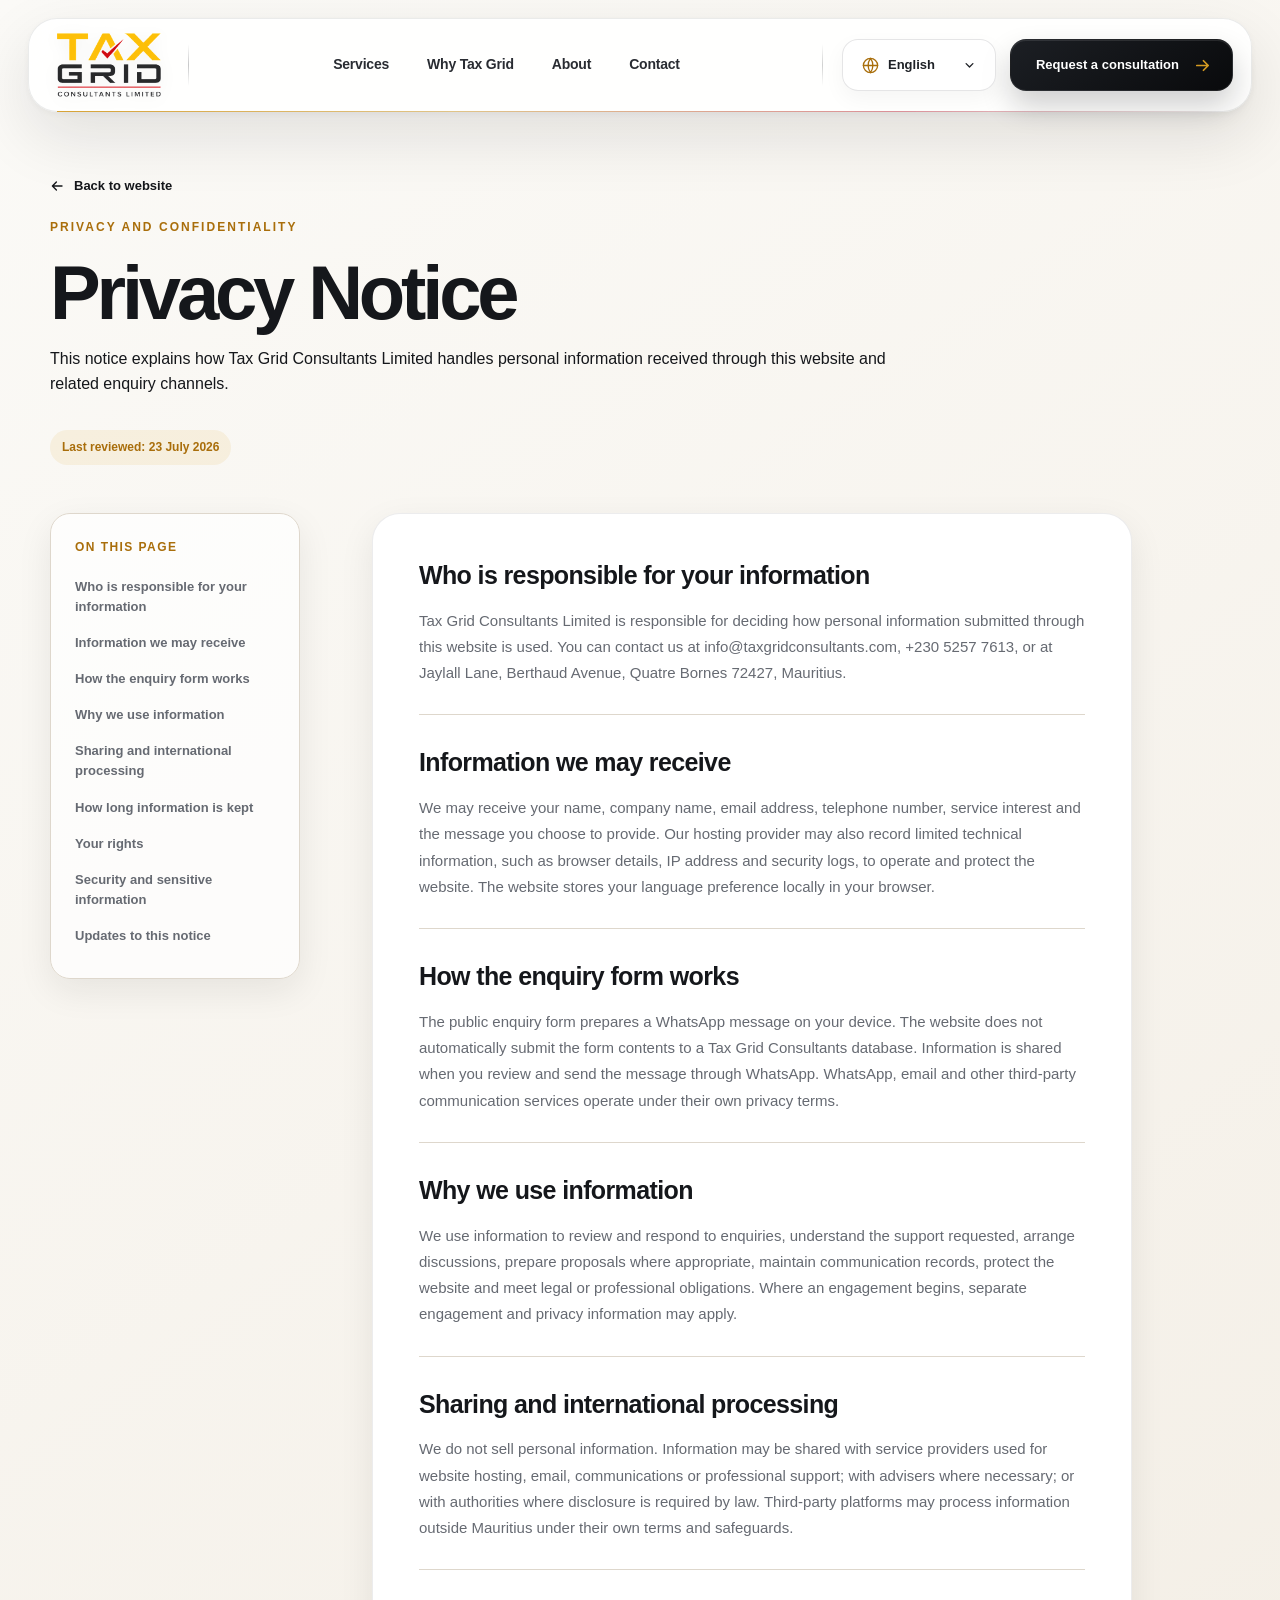
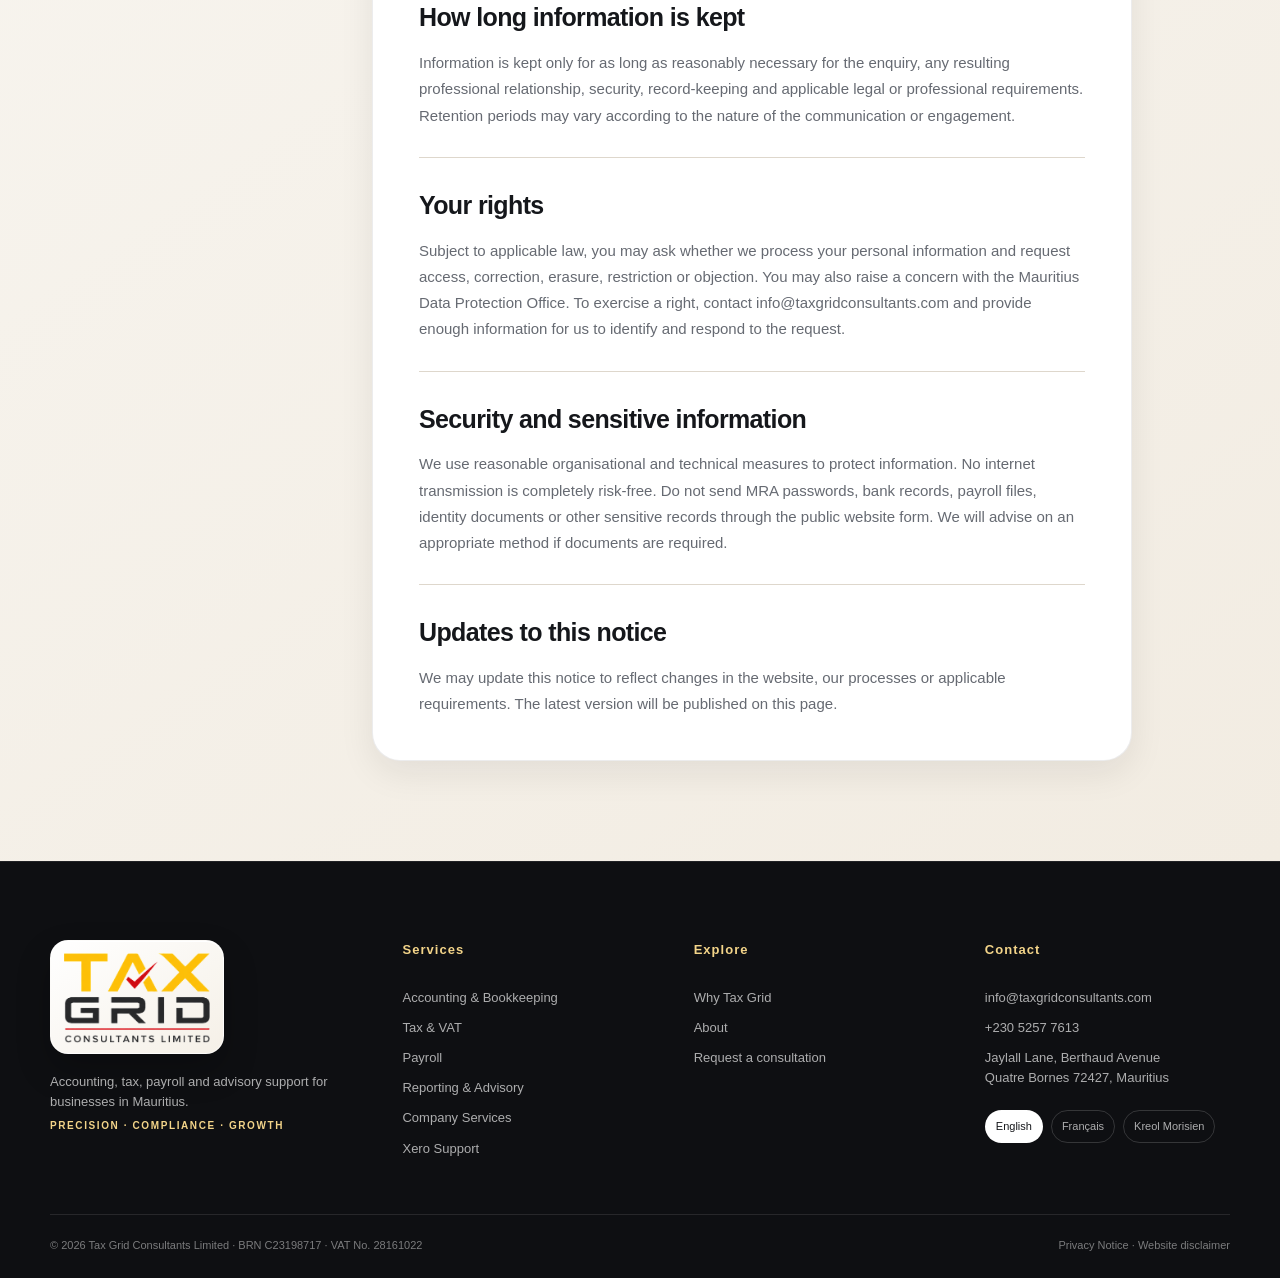
<file: privacy.html>
<!doctype html>
<html lang="en">
<head>
  <meta charset="utf-8">
  <meta name="viewport" content="width=device-width,initial-scale=1">
  <meta name="theme-color" content="#f6f2ea">
  <meta name="color-scheme" content="light">
  <meta name="robots" content="index,follow">
  <link rel="canonical" href="https://www.taxgridconsultants.com/privacy.html">
  <link rel="icon" type="image/png" sizes="32x32" href="assets/favicon-32.png">
  <link rel="apple-touch-icon" href="assets/apple-touch-icon.png">
  <link rel="stylesheet" href="styles.css?v=tgc-premium-cinematic-1">
  <script>document.documentElement.classList.add('js');</script>
  <title>Privacy Notice | Tax Grid Consultants</title>
  <meta name="description" content="How Tax Grid Consultants Limited handles personal information received through the website and related enquiry channels.">
</head>
<body class="legal-body">
  <a class="skip-link" href="#main" data-legal="skip">Skip to content</a>
  <header class="site-header" data-header>
    <div class="shell header-inner">
      <a class="brand" href="index.html#top" aria-label="Tax Grid Consultants home"><img src="assets/tgc-logo-full-colour-crisp-4x.png" width="2836" height="1752" decoding="async" alt="Tax Grid Consultants Limited"></a>
      <button class="menu-toggle" type="button" aria-expanded="false" aria-controls="site-menu" data-menu-toggle><span></span><span></span><span class="sr-only" data-legal="openMenu">Open menu</span></button>
      <div class="site-menu" id="site-menu" data-menu>
        <nav class="primary-nav" aria-label="Primary navigation">
          <a href="index.html#services" data-legal="navServices">Services</a><a href="index.html#why" data-legal="navWhy">Why Tax Grid</a><a href="index.html#about" data-legal="navAbout">About</a><a href="index.html#contact" data-legal="navContact">Contact</a>
        </nav>
        <div class="header-actions">
          <div class="language-control" data-language-control>
            <button class="language-button" type="button" aria-haspopup="listbox" aria-expanded="false" data-language-button><span class="language-icon" aria-hidden="true"><svg viewBox="0 0 24 24"><circle cx="12" cy="12" r="9"></circle><path d="M3 12h18M12 3a15 15 0 0 1 0 18M12 3a15 15 0 0 0 0 18"></path></svg></span><span data-current-language>English</span><span class="language-chevron" aria-hidden="true"><svg viewBox="0 0 20 20"><path d="m5.5 7.5 4.5 4.5 4.5-4.5"></path></svg></span></button>
            <div class="language-menu" role="listbox" tabindex="-1" data-language-menu><button type="button" role="option" data-lang="en">English</button><button type="button" role="option" data-lang="fr">Français</button><button type="button" role="option" data-lang="mfe">Kreol Morisien</button></div>
          </div>
          <a class="button button-primary button-small header-cta" href="index.html#contact"><span data-legal="book">Request a consultation</span><svg class="button-arrow" aria-hidden="true" viewBox="0 0 20 20"><path d="M4 10h11M11 5l5 5-5 5"></path></svg></a>
        </div>
      </div>
    </div>
  </header>

  <main id="main" class="legal-page">
    <div class="shell">
      <a class="legal-back" href="index.html#top"><svg aria-hidden="true" viewBox="0 0 20 20"><path d="M15 10H4M8 5l-5 5 5 5"></path></svg><span data-legal="back">Back to website</span></a>
      <div class="legal-hero"><p class="section-kicker" data-page-kicker>PRIVACY AND CONFIDENTIALITY</p><h1 data-page-title>Privacy Notice</h1><p data-page-lead>This notice explains how Tax Grid Consultants Limited handles personal information received through this website and related enquiry channels.</p><span class="legal-updated" data-page-updated>Last reviewed: 23 July 2026</span></div>
      <div class="legal-layout"><aside class="legal-aside"><strong data-legal="onPage">ON THIS PAGE</strong><nav data-legal-toc><a href="#legal-1">Who is responsible for your information</a><a href="#legal-2">Information we may receive</a><a href="#legal-3">How the enquiry form works</a><a href="#legal-4">Why we use information</a><a href="#legal-5">Sharing and international processing</a><a href="#legal-6">How long information is kept</a><a href="#legal-7">Your rights</a><a href="#legal-8">Security and sensitive information</a><a href="#legal-9">Updates to this notice</a></nav></aside><article class="legal-content" data-legal-content><section id="legal-1"><h2>Who is responsible for your information</h2><p>Tax Grid Consultants Limited is responsible for deciding how personal information submitted through this website is used. You can contact us at info@taxgridconsultants.com, +230 5257 7613, or at Jaylall Lane, Berthaud Avenue, Quatre Bornes 72427, Mauritius.</p></section><section id="legal-2"><h2>Information we may receive</h2><p>We may receive your name, company name, email address, telephone number, service interest and the message you choose to provide. Our hosting provider may also record limited technical information, such as browser details, IP address and security logs, to operate and protect the website. The website stores your language preference locally in your browser.</p></section><section id="legal-3"><h2>How the enquiry form works</h2><p>The public enquiry form prepares a WhatsApp message on your device. The website does not automatically submit the form contents to a Tax Grid Consultants database. Information is shared when you review and send the message through WhatsApp. WhatsApp, email and other third-party communication services operate under their own privacy terms.</p></section><section id="legal-4"><h2>Why we use information</h2><p>We use information to review and respond to enquiries, understand the support requested, arrange discussions, prepare proposals where appropriate, maintain communication records, protect the website and meet legal or professional obligations. Where an engagement begins, separate engagement and privacy information may apply.</p></section><section id="legal-5"><h2>Sharing and international processing</h2><p>We do not sell personal information. Information may be shared with service providers used for website hosting, email, communications or professional support; with advisers where necessary; or with authorities where disclosure is required by law. Third-party platforms may process information outside Mauritius under their own terms and safeguards.</p></section><section id="legal-6"><h2>How long information is kept</h2><p>Information is kept only for as long as reasonably necessary for the enquiry, any resulting professional relationship, security, record-keeping and applicable legal or professional requirements. Retention periods may vary according to the nature of the communication or engagement.</p></section><section id="legal-7"><h2>Your rights</h2><p>Subject to applicable law, you may ask whether we process your personal information and request access, correction, erasure, restriction or objection. You may also raise a concern with the Mauritius Data Protection Office. To exercise a right, contact info@taxgridconsultants.com and provide enough information for us to identify and respond to the request.</p></section><section id="legal-8"><h2>Security and sensitive information</h2><p>We use reasonable organisational and technical measures to protect information. No internet transmission is completely risk-free. Do not send MRA passwords, bank records, payroll files, identity documents or other sensitive records through the public website form. We will advise on an appropriate method if documents are required.</p></section><section id="legal-9"><h2>Updates to this notice</h2><p>We may update this notice to reflect changes in the website, our processes or applicable requirements. The latest version will be published on this page.</p></section></article></div>
    </div>
  </main>
  <script>window.TGC_LEGAL_PAGE="privacy";window.TGC_LEGAL_CONTENT={"en": {"title": "Privacy Notice", "kicker": "PRIVACY AND CONFIDENTIALITY", "lead": "This notice explains how Tax Grid Consultants Limited handles personal information received through this website and related enquiry channels.", "updated": "Last reviewed: 23 July 2026", "sections": [["Who is responsible for your information", "Tax Grid Consultants Limited is responsible for deciding how personal information submitted through this website is used. You can contact us at info@taxgridconsultants.com, +230 5257 7613, or at Jaylall Lane, Berthaud Avenue, Quatre Bornes 72427, Mauritius."], ["Information we may receive", "We may receive your name, company name, email address, telephone number, service interest and the message you choose to provide. Our hosting provider may also record limited technical information, such as browser details, IP address and security logs, to operate and protect the website. The website stores your language preference locally in your browser."], ["How the enquiry form works", "The public enquiry form prepares a WhatsApp message on your device. The website does not automatically submit the form contents to a Tax Grid Consultants database. Information is shared when you review and send the message through WhatsApp. WhatsApp, email and other third-party communication services operate under their own privacy terms."], ["Why we use information", "We use information to review and respond to enquiries, understand the support requested, arrange discussions, prepare proposals where appropriate, maintain communication records, protect the website and meet legal or professional obligations. Where an engagement begins, separate engagement and privacy information may apply."], ["Sharing and international processing", "We do not sell personal information. Information may be shared with service providers used for website hosting, email, communications or professional support; with advisers where necessary; or with authorities where disclosure is required by law. Third-party platforms may process information outside Mauritius under their own terms and safeguards."], ["How long information is kept", "Information is kept only for as long as reasonably necessary for the enquiry, any resulting professional relationship, security, record-keeping and applicable legal or professional requirements. Retention periods may vary according to the nature of the communication or engagement."], ["Your rights", "Subject to applicable law, you may ask whether we process your personal information and request access, correction, erasure, restriction or objection. You may also raise a concern with the Mauritius Data Protection Office. To exercise a right, contact info@taxgridconsultants.com and provide enough information for us to identify and respond to the request."], ["Security and sensitive information", "We use reasonable organisational and technical measures to protect information. No internet transmission is completely risk-free. Do not send MRA passwords, bank records, payroll files, identity documents or other sensitive records through the public website form. We will advise on an appropriate method if documents are required."], ["Updates to this notice", "We may update this notice to reflect changes in the website, our processes or applicable requirements. The latest version will be published on this page."]]}, "fr": {"title": "Avis de confidentialité", "kicker": "CONFIDENTIALITÉ ET PROTECTION DES DONNÉES", "lead": "Le présent avis explique comment Tax Grid Consultants Limited traite les informations personnelles reçues par l’intermédiaire de ce site et des canaux de prise de contact associés.", "updated": "Dernière révision : 23 juillet 2026", "sections": [["Responsable de vos informations", "Tax Grid Consultants Limited détermine la manière dont les informations personnelles transmises par ce site sont utilisées. Vous pouvez nous contacter à info@taxgridconsultants.com, au +230 5257 7613, ou à Jaylall Lane, Berthaud Avenue, Quatre Bornes 72427, Maurice."], ["Informations que nous pouvons recevoir", "Nous pouvons recevoir votre nom, le nom de votre société, votre adresse électronique, votre numéro de téléphone, le service recherché et le message que vous choisissez de transmettre. Notre hébergeur peut également enregistrer des données techniques limitées, telles que le navigateur, l’adresse IP et les journaux de sécurité, afin d’exploiter et de protéger le site. Le site conserve votre préférence linguistique localement dans votre navigateur."], ["Fonctionnement du formulaire", "Le formulaire public prépare un message WhatsApp sur votre appareil. Le site ne transmet pas automatiquement le contenu du formulaire à une base de données de Tax Grid Consultants. Les informations sont partagées lorsque vous vérifiez et envoyez le message par WhatsApp. WhatsApp, la messagerie électronique et les autres services de communication tiers appliquent leurs propres conditions de confidentialité."], ["Finalités du traitement", "Nous utilisons les informations pour étudier et répondre aux demandes, comprendre l’assistance recherchée, organiser des échanges, préparer une proposition lorsque cela est approprié, conserver les communications, protéger le site et respecter les obligations légales ou professionnelles. Lorsqu’une mission commence, des informations distinctes relatives à la mission et à la confidentialité peuvent s’appliquer."], ["Partage et traitement international", "Nous ne vendons pas les informations personnelles. Elles peuvent être communiquées aux prestataires utilisés pour l’hébergement, la messagerie, les communications ou l’assistance professionnelle, à des conseillers lorsque cela est nécessaire, ou aux autorités lorsqu’une divulgation est imposée par la loi. Des plateformes tierces peuvent traiter des informations hors de Maurice selon leurs propres conditions et garanties."], ["Durée de conservation", "Les informations sont conservées uniquement pendant la durée raisonnablement nécessaire à la demande, à toute relation professionnelle qui en résulte, à la sécurité, à la tenue des dossiers et aux exigences légales ou professionnelles applicables. La durée peut varier selon la nature de la communication ou de la mission."], ["Vos droits", "Sous réserve de la législation applicable, vous pouvez demander si nous traitons vos informations personnelles et solliciter l’accès, la rectification, l’effacement, la limitation ou l’opposition. Vous pouvez également saisir le Data Protection Office de Maurice. Pour exercer un droit, écrivez à info@taxgridconsultants.com en fournissant suffisamment d’informations pour nous permettre d’identifier et de traiter votre demande."], ["Sécurité et informations sensibles", "Nous appliquons des mesures organisationnelles et techniques raisonnables pour protéger les informations. Aucune transmission sur internet n’est entièrement sans risque. Ne transmettez pas de mots de passe MRA, relevés bancaires, fichiers de paie, pièces d’identité ou autres dossiers sensibles par le formulaire public. Nous vous indiquerons une méthode appropriée si des documents sont nécessaires."], ["Mises à jour", "Nous pouvons modifier cet avis pour tenir compte des changements apportés au site, à nos procédures ou aux exigences applicables. La version la plus récente sera publiée sur cette page."]]}, "mfe": {"title": "Notis Konfidansialite", "kicker": "KONFIDANSIALITE EK PROTEKSION DONE", "lead": "Sa notis-la explike kouma Tax Grid Consultants Limited tret bann linformasion personel ki li resevwar atraver sa sit-la ek bann lezot mwayin kontak ki asosie avek li.", "updated": "Dernie revizion: 23 Zilye 2026", "sections": [["Kisannla responsab pou ou linformasion", "Tax Grid Consultants Limited deside kouma bann linformasion personel ki soumet lor sa sit-la pou servi. Ou kapav kontakte nou lor info@taxgridconsultants.com, +230 5257 7613, ouswa Jaylall Lane, Berthaud Avenue, Quatre Bornes 72427, Moris."], ["Linformasion ki nou kapav resevwar", "Nou kapav resevwar ou nom, nom ou konpagni, email, nimero telefonn, servis ki ou pe rode ek mesaz ki ou swazir pou avoye. Nou servis hosting kapav osi gard enn tigit done teknik, kouma tip browser, aderes IP ek bann log sekirite, pou fer sit-la fonksione ek protez li. Sit-la gard ou swa lang lokalman dan ou browser."], ["Kouma form demann fonksione", "Form piblik-la prepar enn mesaz WhatsApp lor ou laparey. Sit-la pa avoy otomatikman konteni form-la dan enn baz done Tax Grid Consultants. Linformasion partaze kan ou verifye ek avoy mesaz-la lor WhatsApp. WhatsApp, email ek lezot servis kominikasion aplike zot prop kondisyon konfidansialite."], ["Kifer nou servi linformasion", "Nou servi linformasion pou revwar ek reponn ou demann, konpran sipor ki ou pe rode, organiz enn diskision, prepar enn propozision kot li apropriye, gard bann kominikasion, protez sit-la ek respekte bann lobligasion legal ouswa profesionel. Kan enn mision koumanse, kapav ena lezot kondisyon lor langazman ek konfidansialite."], ["Partaz ek tretman andeor Moris", "Nou pa vann linformasion personel. Nou kapav partaz li avek bann prestater ki nou servi pou hosting, email, kominikasion ouswa sipor profesionel; avek bann konseye kot li neseser; ouswa avek bann lotorite kan lalwa obliz nou. Bann platform tier kapav tret linformasion andeor Moris dapre zot prop kondisyon ek proteksion."], ["Konbien letan nou gard linformasion", "Nou gard linformasion zis pou letan ki rezonabman neseser pou demann-la, enn relasion profesionel ki kapav swiv, sekirite, dosie ek bann lobligasion legal ouswa profesionel. Dire-la kapav sanze dapre kalite kominikasion ouswa mision."], ["Ou bann drwa", "Dapre lalwa ki aplikab, ou kapav demande si nou pe tret ou linformasion personel ek demann akse, koreksion, efasman, limitasion ouswa opozision. Ou kapav osi fer enn konplint kot Data Protection Office Moris. Pou exerc enn drwa, ekrir info@taxgridconsultants.com avek ase linformasion pou nou kapav idantifie ek reponn ou demann."], ["Sekirite ek linformasion sansib", "Nou servi bann mezir organizasionel ek teknik rezonab pou protez linformasion. Okenn transmisyon lor internet pa san risk net. Pa avoy modpas MRA, relev labank, dosie lapey, dokiman idantite ouswa lezot dosie sansib atraver form piblik. Nou pou donn ou enn mwayin apropriye si nou bizin bann dokiman."], ["Miz-a-zour sa notis-la", "Nou kapav met sa notis-la azour pou reflekte bann sanzman dan sit-la, nou prosesis ouswa bann lobligasion ki aplikab. Dernie version pou reste pibliye lor sa paz-la."]]}};</script>

  <footer class="site-footer">
    <div class="shell footer-grid">
      <div class="footer-brand"><span class="footer-logo-plate"><img src="assets/tgc-logo-full-colour-crisp-4x.png" width="2836" height="1752" decoding="async" alt="Tax Grid Consultants Limited"></span><p data-legal="footerSummary">Accounting, tax, payroll and advisory support for businesses in Mauritius.</p><strong>PRECISION · COMPLIANCE · GROWTH</strong></div>
      <div><h3 data-legal="footerServices">Services</h3><a href="index.html#services" data-legal="serviceAccounting">Accounting &amp; Bookkeeping</a><a href="index.html#services" data-legal="serviceTax">Tax &amp; VAT</a><a href="index.html#services" data-legal="servicePayroll">Payroll</a><a href="index.html#services" data-legal="serviceReporting">Reporting &amp; Advisory</a><a href="index.html#services" data-legal="serviceCompany">Company Services</a><a href="index.html#services" data-legal="serviceXero">Xero Support</a></div>
      <div><h3 data-legal="footerExplore">Explore</h3><a href="index.html#why" data-legal="navWhy">Why Tax Grid</a><a href="index.html#about" data-legal="navAbout">About</a><a href="index.html#contact" data-legal="book">Request a consultation</a></div>
      <div><h3 data-legal="footerContact">Contact</h3><a href="mailto:info@taxgridconsultants.com">info@taxgridconsultants.com</a><a href="tel:+23052577613">+230 5257 7613</a><p>Jaylall Lane, Berthaud Avenue<br>Quatre Bornes 72427, Mauritius</p><div class="footer-language" data-footer-language></div></div>
    </div>
    <div class="shell footer-legal"><p>© <span data-year></span> Tax Grid Consultants Limited · BRN C23198717 · VAT No. 28161022</p><p><a href="privacy.html" data-legal="privacy">Privacy Notice</a> · <a href="disclaimer.html" data-legal="disclaimer">Website disclaimer</a></p></div>
  </footer>
  <script src="legal.js?v=tgc-final-2"></script>
</body></html>
</file>
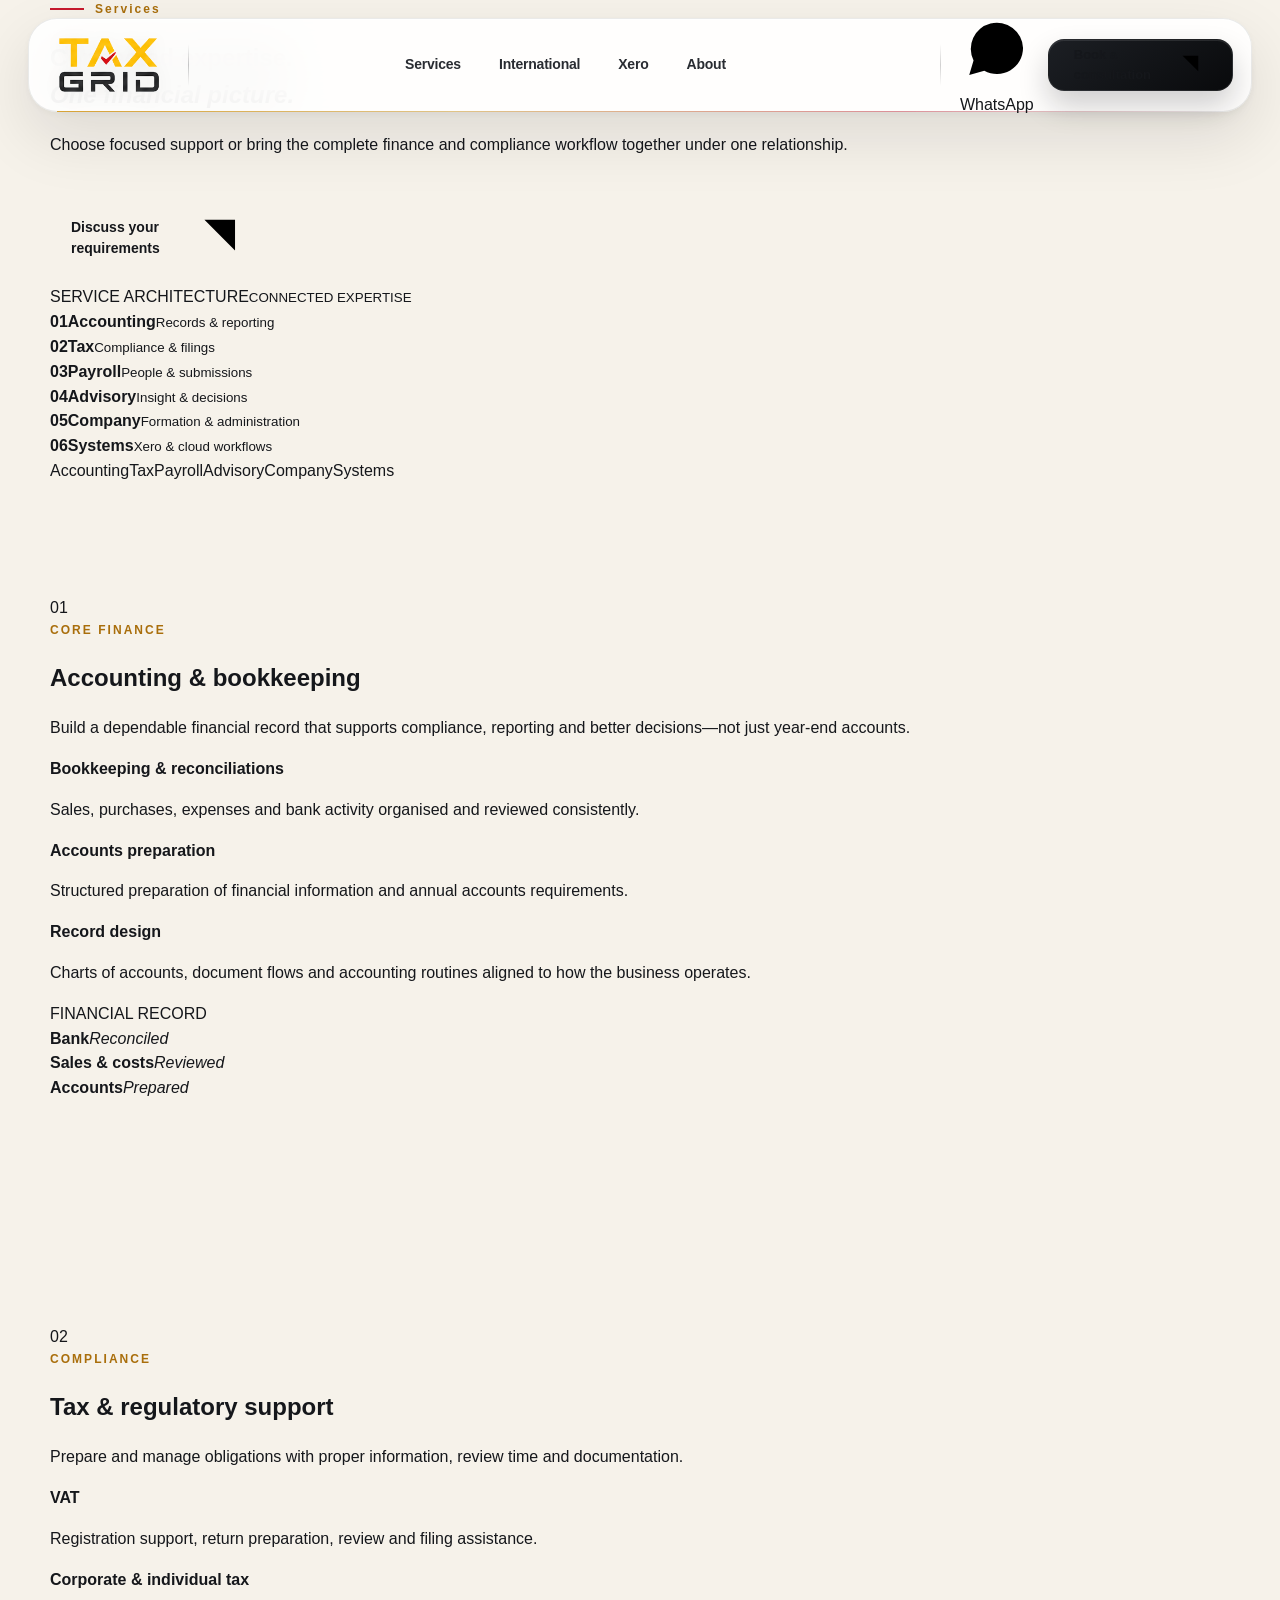
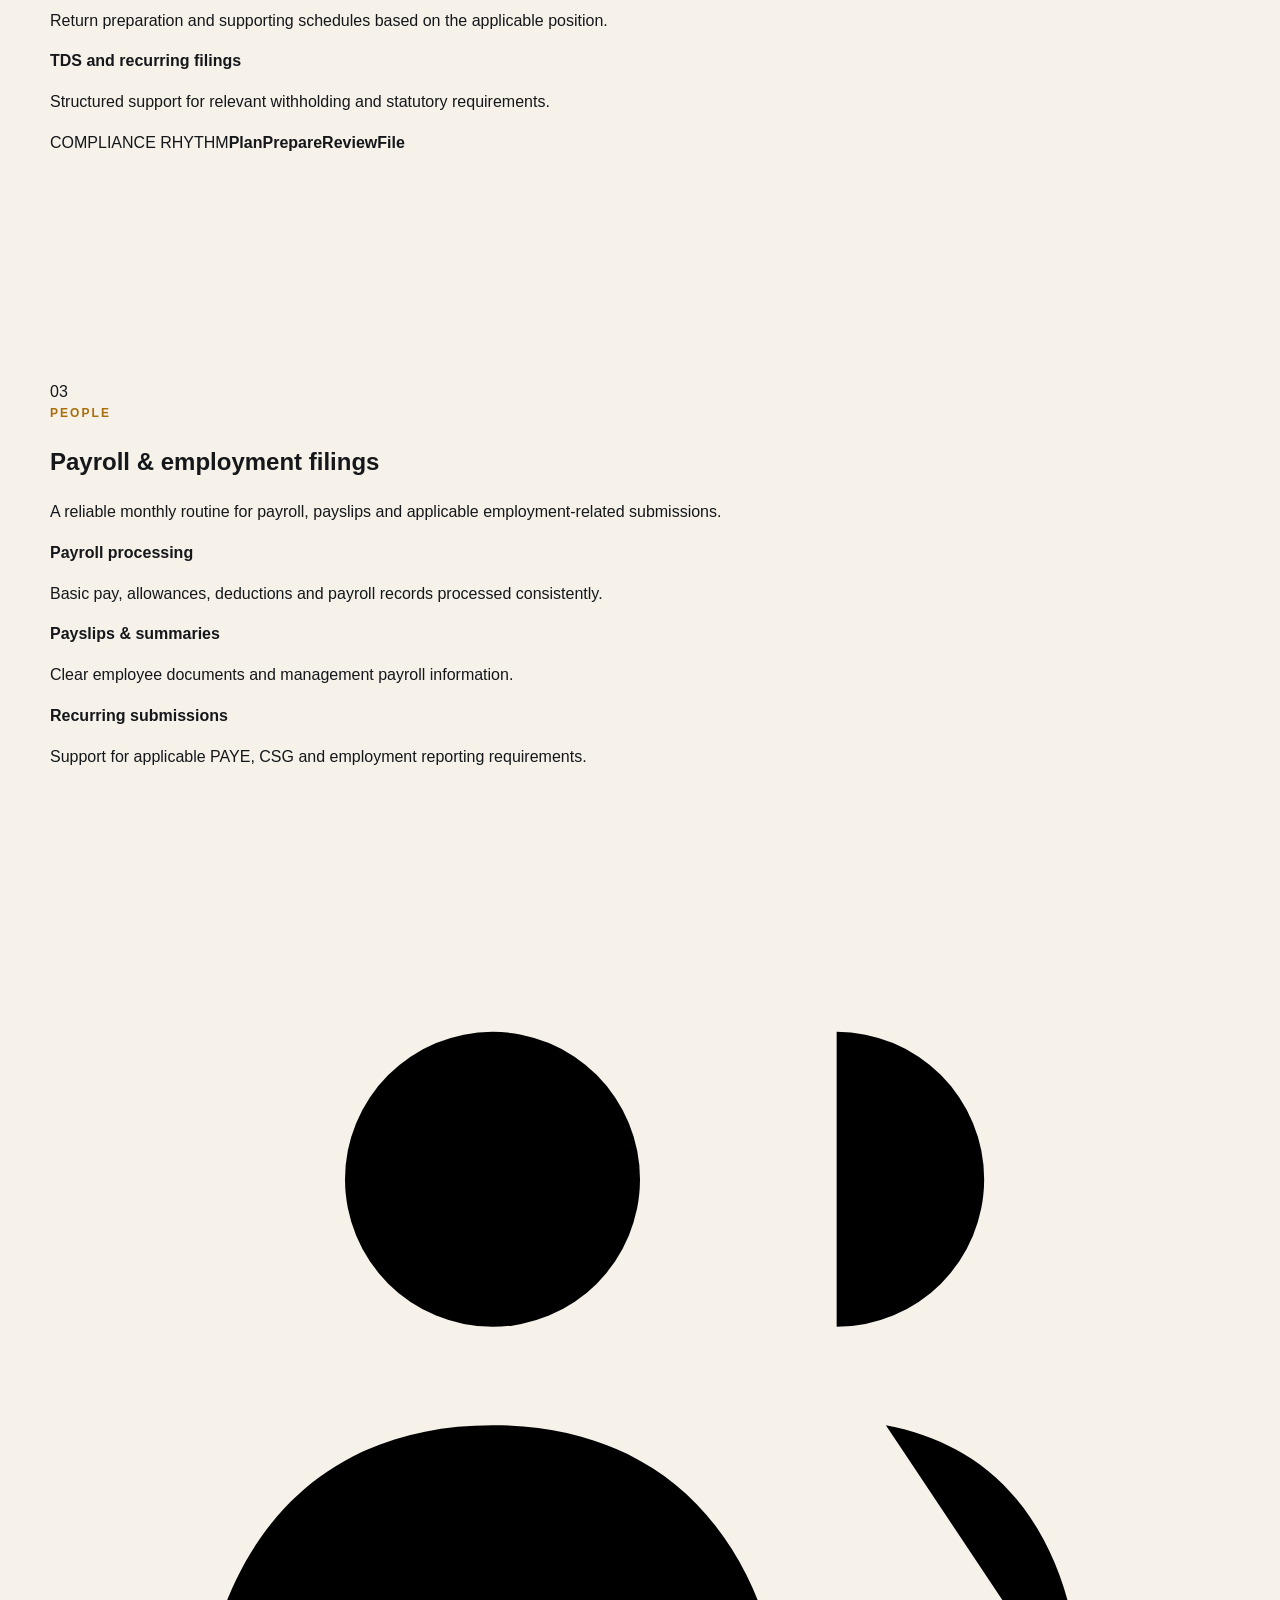
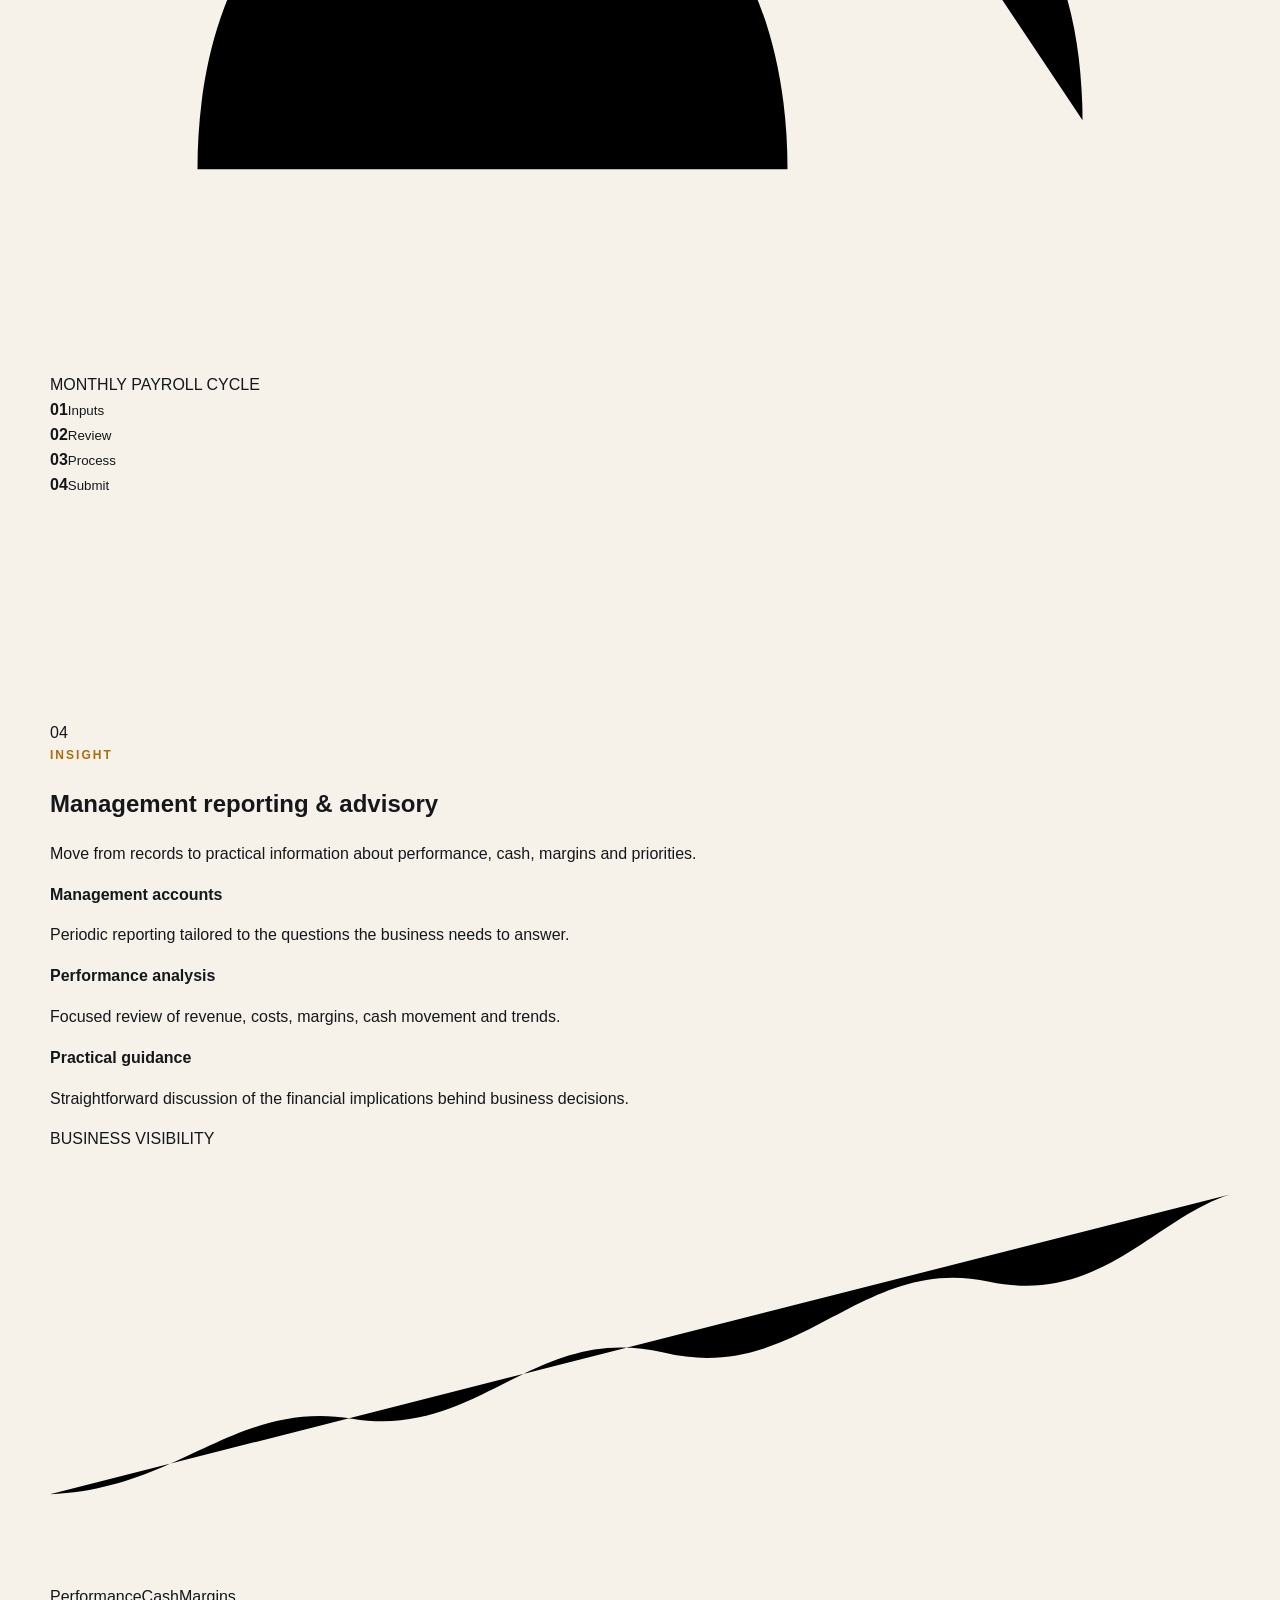
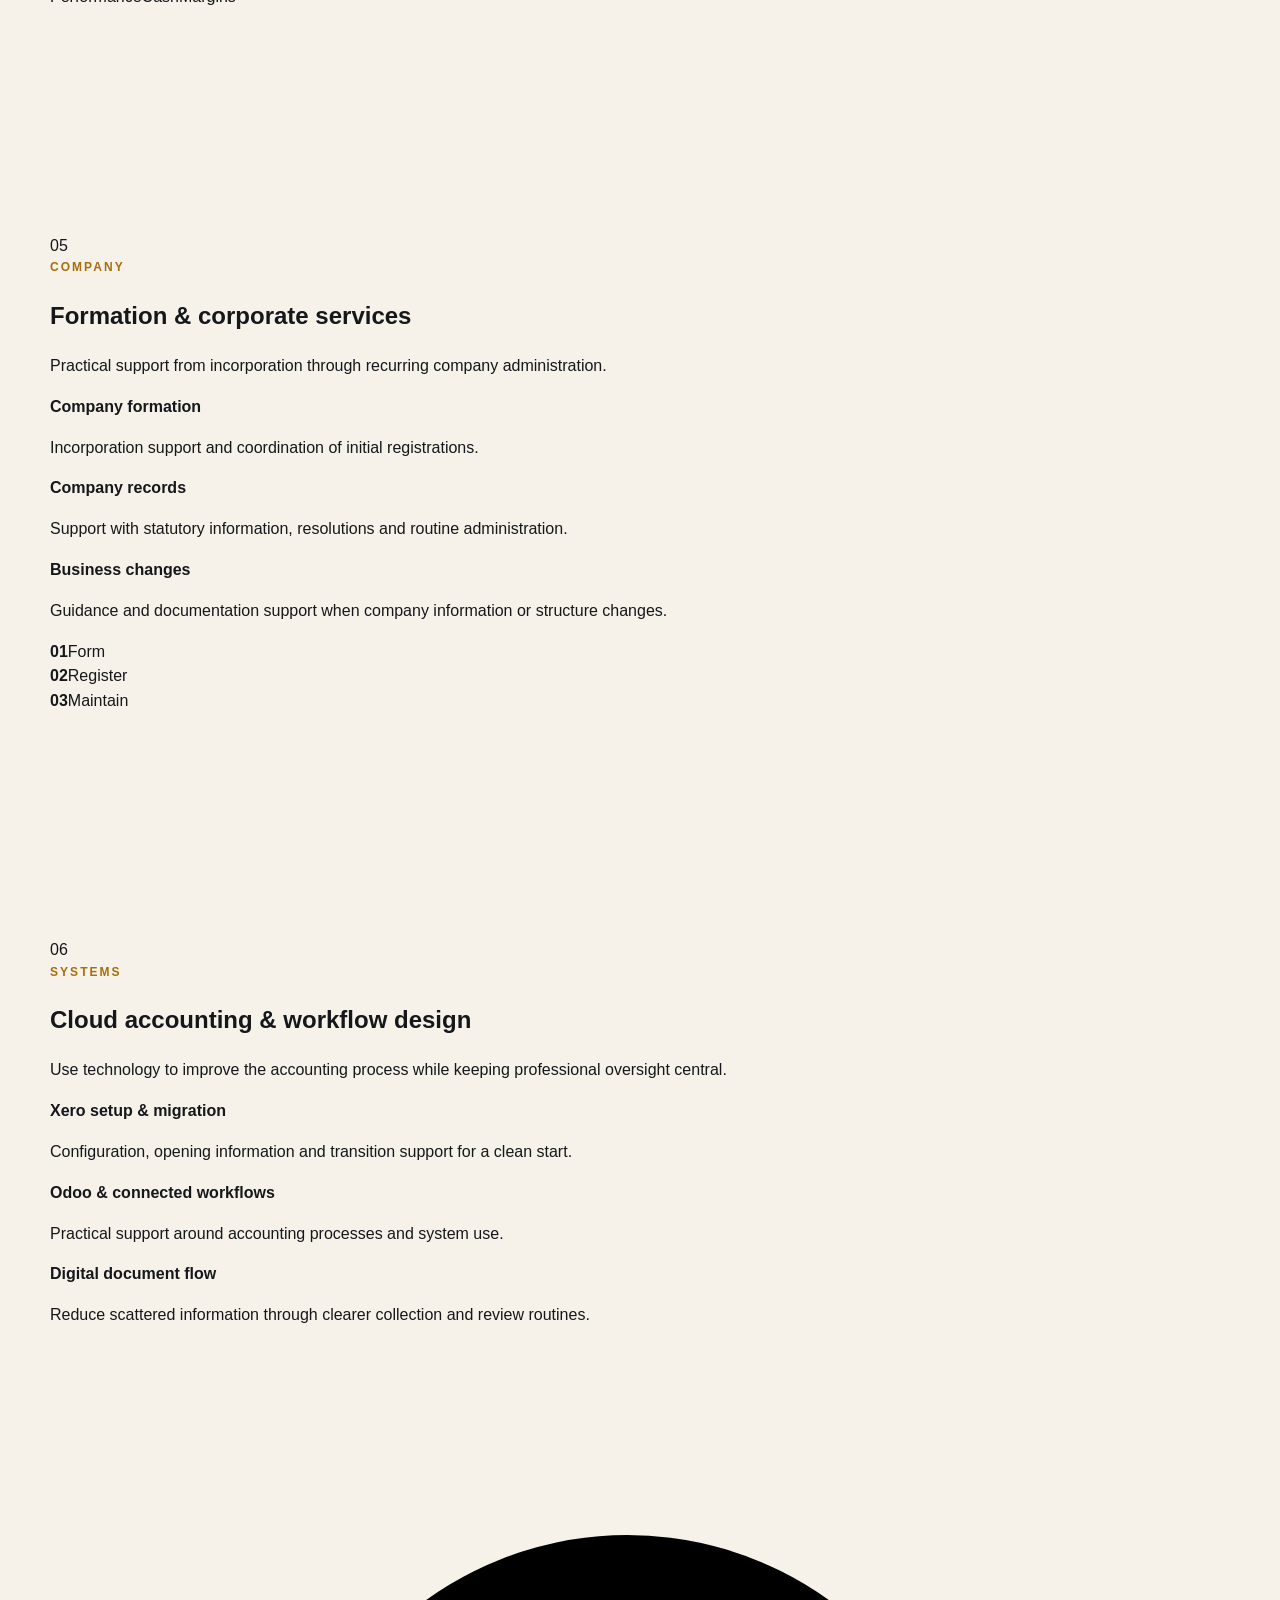
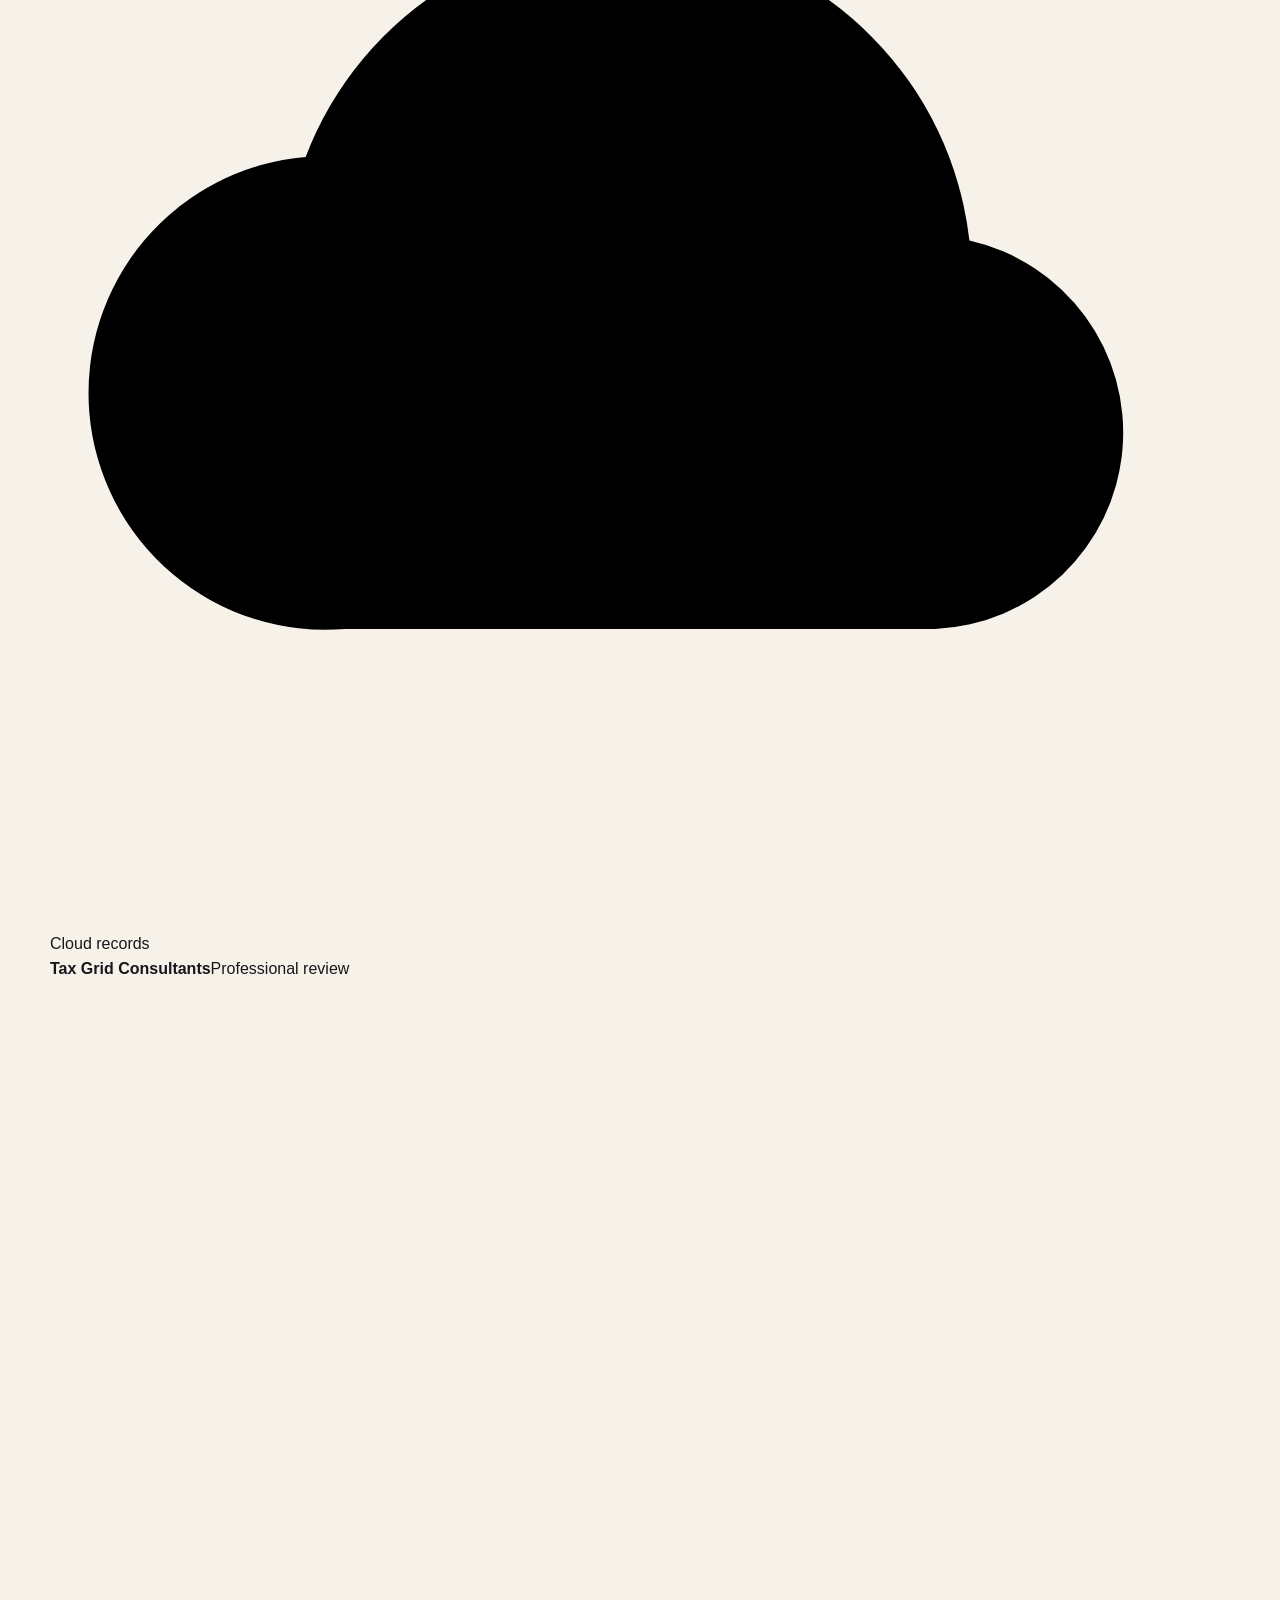
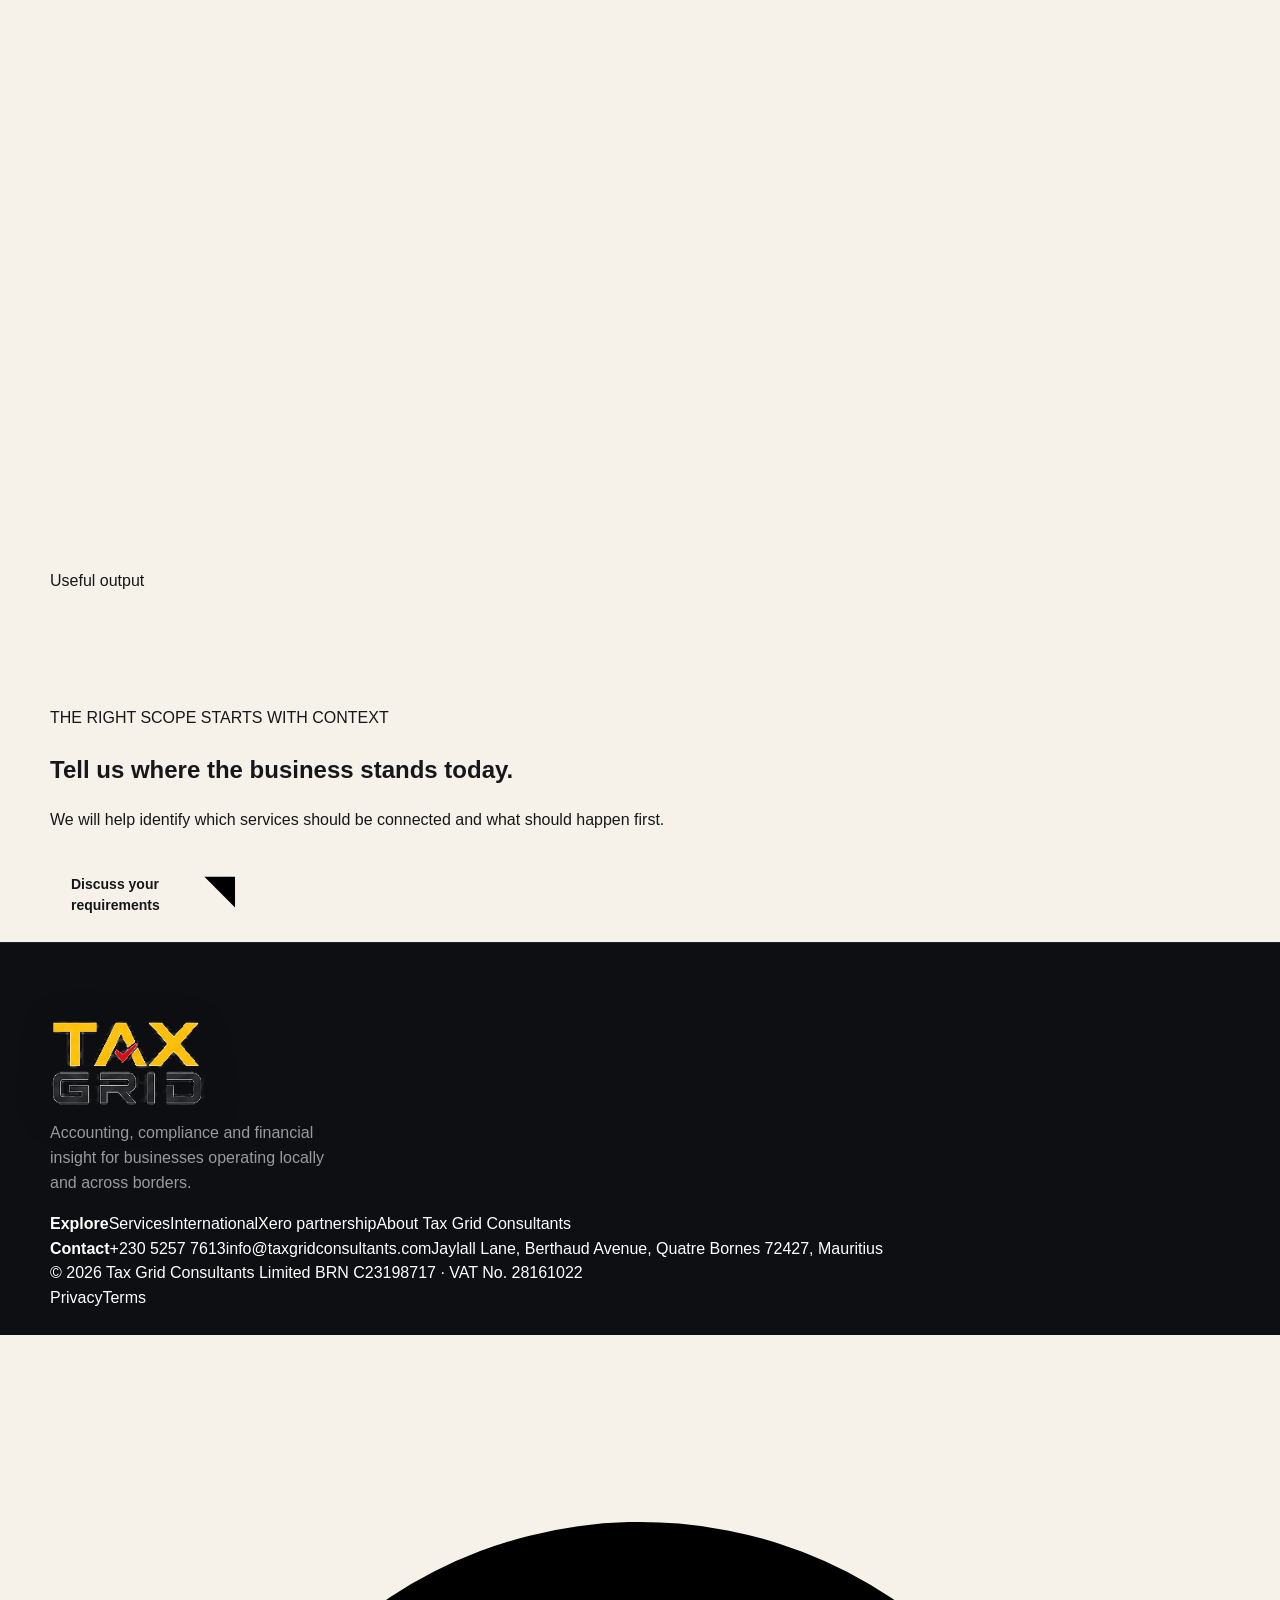
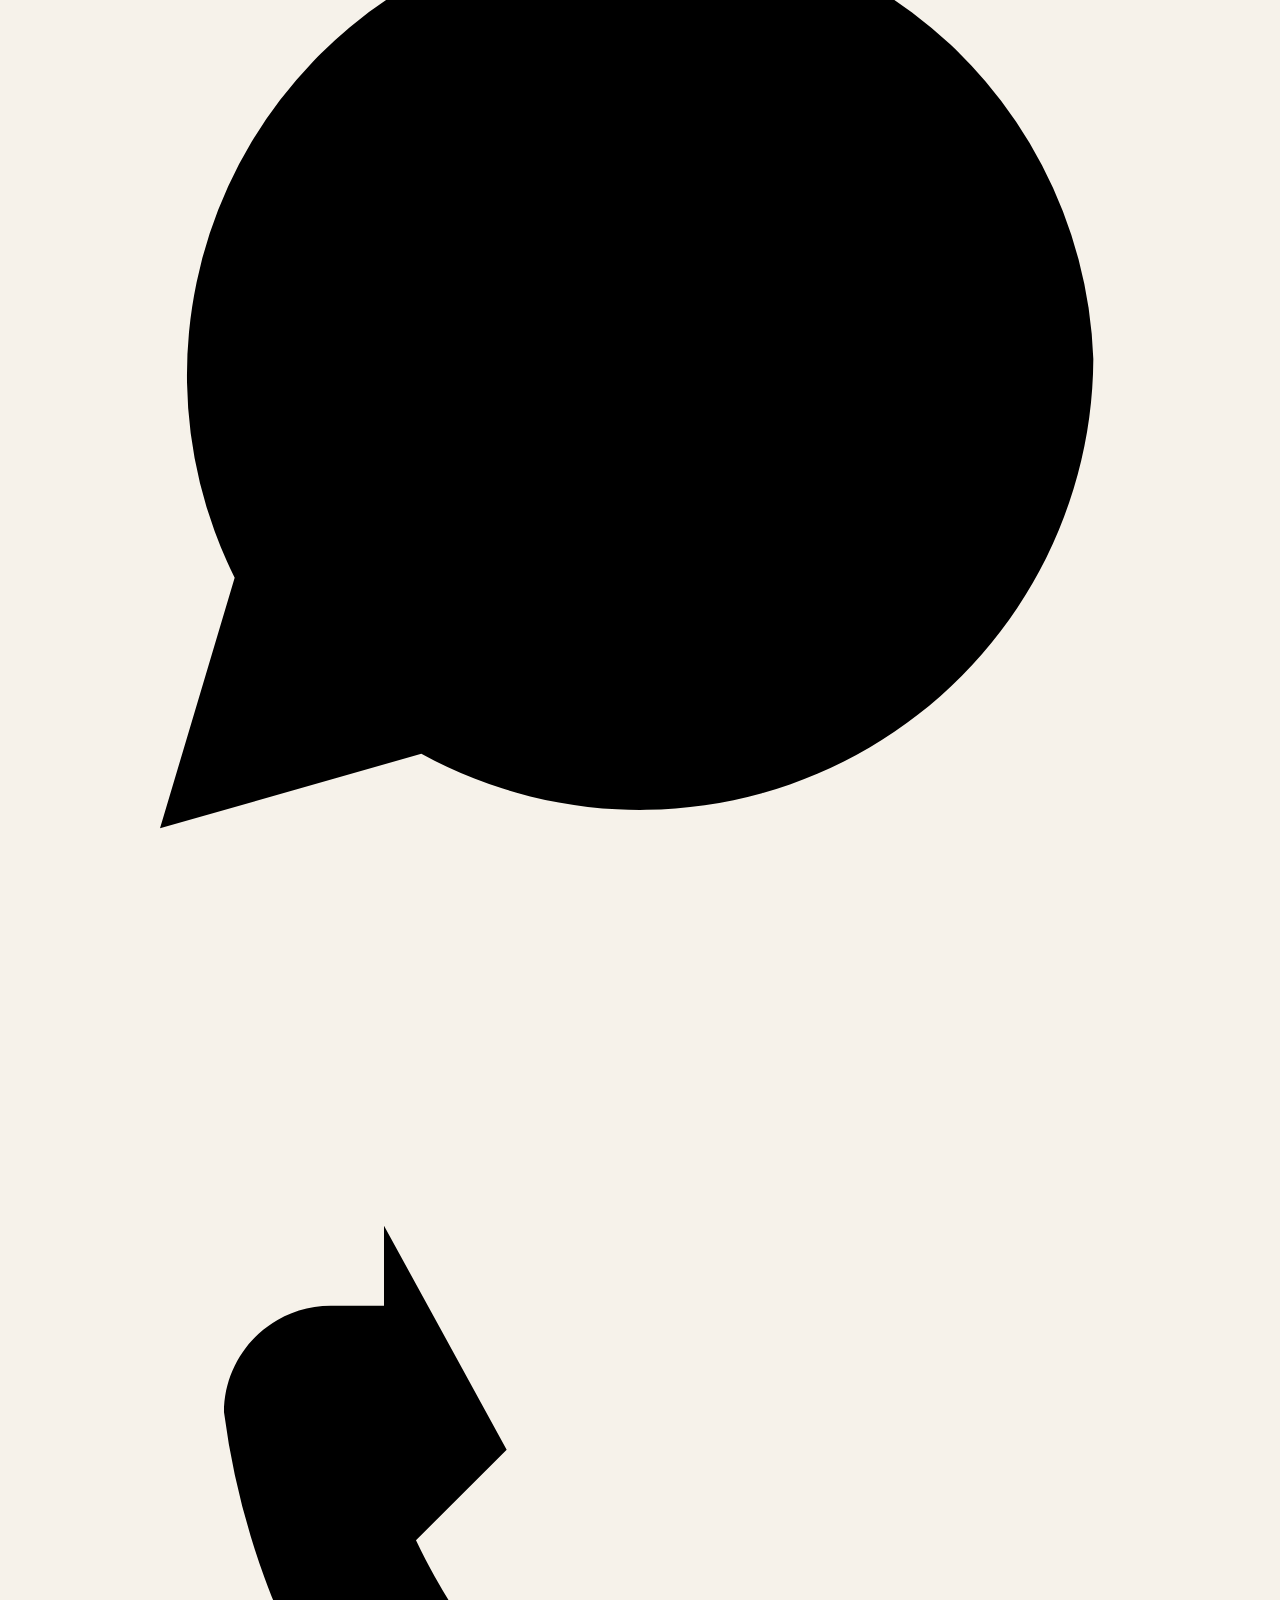
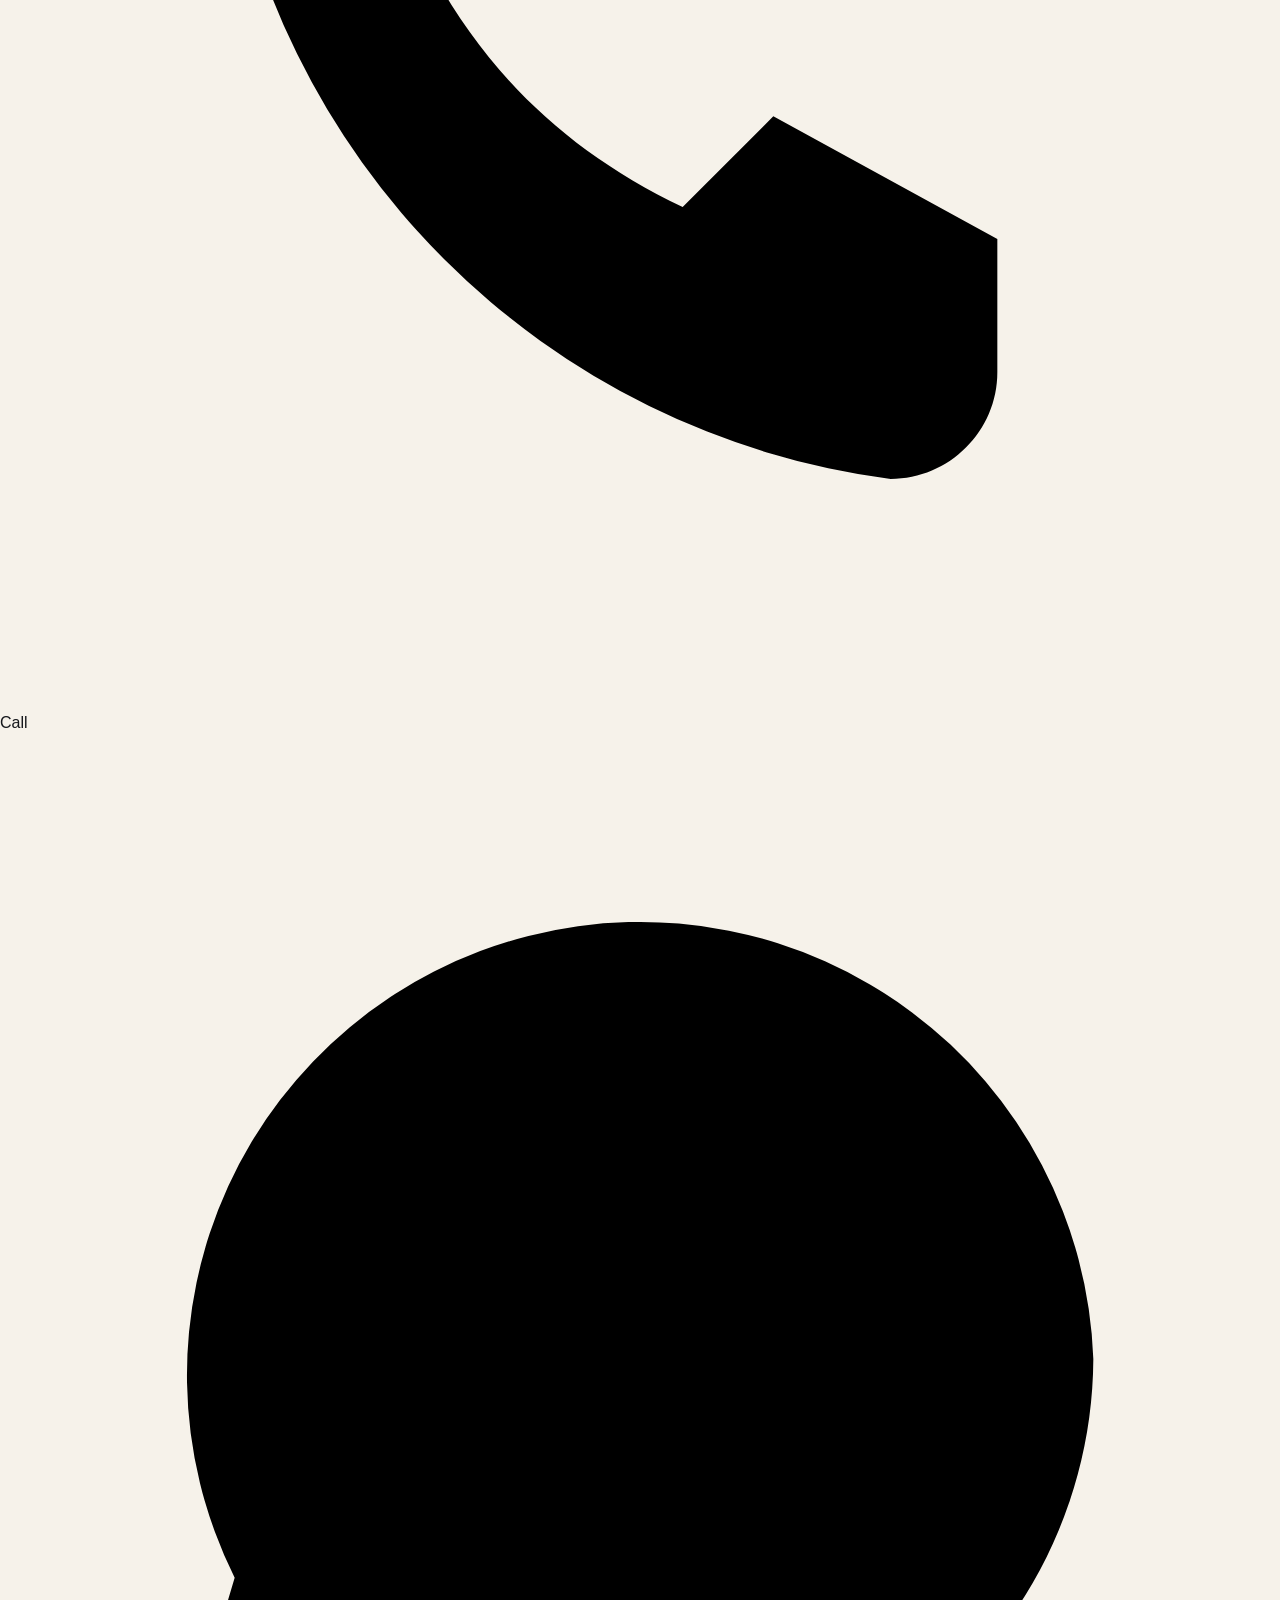
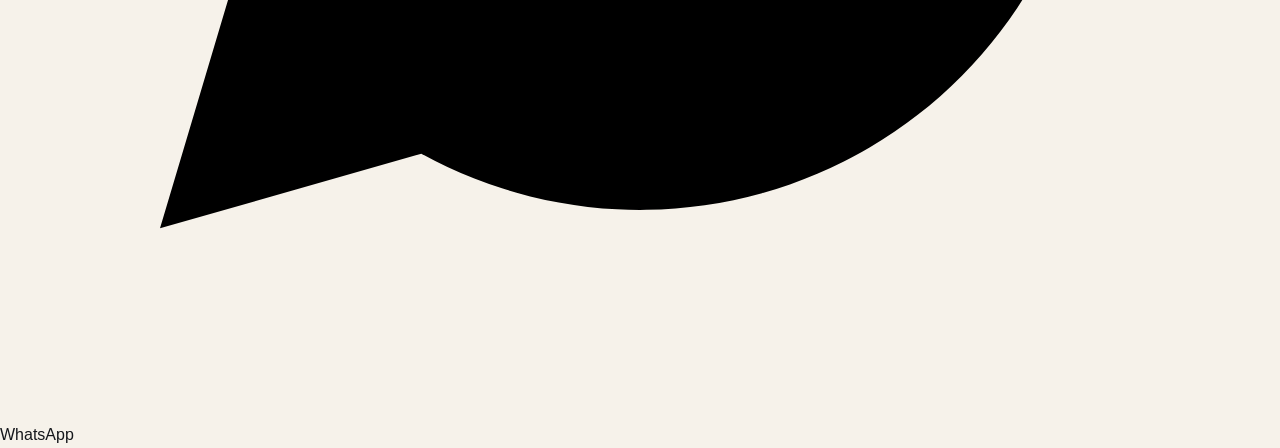
<file: services.html>
<!doctype html>
<html lang="en">
<head>
  <meta charset="utf-8">
  <meta name="viewport" content="width=device-width, initial-scale=1">
  <meta name="theme-color" content="#f7f5ef">
  <meta name="description" content="Connected accounting, tax, payroll, company, management reporting and cloud accounting services from Tax Grid Consultants.">
  <meta name="robots" content="index, follow, max-image-preview:large">
  <meta property="og:type" content="website">
  <meta property="og:locale" content="en_MU">
  <meta property="og:site_name" content="Tax Grid Consultants">
  <meta property="og:title" content="Accounting, Tax, Payroll & Advisory Services | Tax Grid Consultants">
  <meta property="og:description" content="Connected accounting, tax, payroll, company, management reporting and cloud accounting services from Tax Grid Consultants.">
  <meta property="og:image" content="https://www.taxgridconsultants.com/assets/tgc-og-cover.png">
  <meta property="og:image:alt" content="Tax Grid Consultants — Precision. Compliance. Growth.">
  <meta name="twitter:card" content="summary_large_image">
  <link rel="canonical" href="https://www.taxgridconsultants.com/services.html">
  <link rel="icon" href="assets/tgc-favicon.png" type="image/png">
  <link rel="apple-touch-icon" href="assets/tgc-favicon.png">
  <link rel="manifest" href="manifest.webmanifest">
  <title>Accounting, Tax, Payroll & Advisory Services | Tax Grid Consultants</title>
  <link rel="stylesheet" href="styles.css">
</head>
<body class="inner-page"><a class="skip-link" href="#main">Skip to content</a>
<header class="site-header" data-header>
  <div class="shell header-inner">
    <a class="brand" href="index.html" aria-label="Tax Grid Consultants home">
      <img src="assets/tgc-logo-compact-colour.png" alt="Tax Grid Consultants Limited">
    </a>
    <button class="menu-toggle" type="button" aria-expanded="false" aria-controls="site-menu" data-menu-toggle>
      <span></span><span></span><span class="sr-only">Open menu</span>
    </button>
    <div class="site-menu" id="site-menu" data-menu>
      <nav class="primary-nav" aria-label="Primary navigation"><a class="nav-link is-active" href="services.html">Services</a><a class="nav-link " href="international.html">International</a><a class="nav-link " href="xero.html">Xero</a><a class="nav-link " href="about.html">About</a></nav>
      <div class="header-actions">
        <a class="header-whatsapp" href="https://wa.me/23052577613" target="_blank" rel="noopener"><svg viewBox="0 0 24 24" aria-hidden="true"><path d="M20.5 11.7a8.5 8.5 0 0 1-12.6 7.4L3 20.5l1.4-4.7A8.5 8.5 0 1 1 20.5 11.7Z"/><path d="M8.2 8.3c.2-.5.4-.5.7-.5h.5c.1 0 .3 0 .4.4l.8 1.9c.1.3 0 .4-.1.6l-.6.8c-.2.2-.1.4 0 .6.6 1.1 1.4 2 2.5 2.6.2.1.4.2.6 0l.9-1.1c.2-.2.4-.2.6-.1l1.8.9c.3.1.5.2.5.4 0 .2-.1 1.1-.7 1.6-.5.5-1.3.8-2.1.6-1.1-.2-2.8-.8-4.7-2.5-1.6-1.4-2.6-3.2-2.9-4.3-.3-1.2 0-1.8.4-2.2.4-.4.8-.7 1.4-.7Z"/></svg><span>WhatsApp</span></a>
        <a class="button button-dark button-small" href="contact.html">Book a consultation <svg viewBox="0 0 24 24" aria-hidden="true"><path d="M7 17 17 7M9 7h8v8"/></svg></a>
      </div>
    </div>
  </div>
</header>
<main id="main">
  <section class="inner-hero services-hero">
    <div class="inner-hero-grid" aria-hidden="true"></div>
    <div class="shell inner-hero-layout">
      <div class="inner-hero-copy reveal"><div class="eyebrow"><span></span> Services</div><h1>Connected expertise.<br><em>One financial picture.</em></h1><p>Choose focused support or bring the complete finance and compliance workflow together under one relationship.</p><div class="hero-actions"><a class="button button-gold" href="contact.html">Discuss your requirements <svg viewBox="0 0 24 24" aria-hidden="true"><path d="M7 17 17 7M9 7h8v8"/></svg></a></div></div>
      <div class="service-architecture reveal reveal-delay" aria-label="Tax Grid Consultants service architecture"><div class="service-architecture-head"><span>SERVICE ARCHITECTURE</span><small>CONNECTED EXPERTISE</small></div><div><b>01</b><strong>Accounting</strong><small>Records & reporting</small></div><div><b>02</b><strong>Tax</strong><small>Compliance & filings</small></div><div><b>03</b><strong>Payroll</strong><small>People & submissions</small></div><div><b>04</b><strong>Advisory</strong><small>Insight & decisions</small></div><div><b>05</b><strong>Company</strong><small>Formation & administration</small></div><div><b>06</b><strong>Systems</strong><small>Xero & cloud workflows</small></div></div></div></section>

  <nav class="service-anchor-nav" aria-label="Service areas"><div class="shell"><a href="#accounting">Accounting</a><a href="#tax">Tax</a><a href="#payroll">Payroll</a><a href="#advisory">Advisory</a><a href="#company">Company</a><a href="#systems">Systems</a></div></nav>

  <section class="service-detail section" id="accounting"><div class="shell service-detail-layout"><div class="service-detail-heading reveal"><span class="service-detail-number">01</span><p class="section-kicker">CORE FINANCE</p><h2>Accounting & bookkeeping</h2><p>Build a dependable financial record that supports compliance, reporting and better decisions—not just year-end accounts.</p></div><div class="service-detail-body reveal reveal-delay"><div class="detail-list"><div><strong>Bookkeeping & reconciliations</strong><p>Sales, purchases, expenses and bank activity organised and reviewed consistently.</p></div><div><strong>Accounts preparation</strong><p>Structured preparation of financial information and annual accounts requirements.</p></div><div><strong>Record design</strong><p>Charts of accounts, document flows and accounting routines aligned to how the business operates.</p></div></div><div class="detail-visual detail-ledger"><span>FINANCIAL RECORD</span><div><i></i><b>Bank</b><em>Reconciled</em></div><div><i></i><b>Sales & costs</b><em>Reviewed</em></div><div><i></i><b>Accounts</b><em>Prepared</em></div></div></div></div></section>

  <section class="service-detail section service-detail-alt" id="tax"><div class="shell service-detail-layout"><div class="service-detail-heading reveal"><span class="service-detail-number">02</span><p class="section-kicker">COMPLIANCE</p><h2>Tax & regulatory support</h2><p>Prepare and manage obligations with proper information, review time and documentation.</p></div><div class="service-detail-body reveal reveal-delay"><div class="detail-list"><div><strong>VAT</strong><p>Registration support, return preparation, review and filing assistance.</p></div><div><strong>Corporate & individual tax</strong><p>Return preparation and supporting schedules based on the applicable position.</p></div><div><strong>TDS and recurring filings</strong><p>Structured support for relevant withholding and statutory requirements.</p></div></div><div class="detail-visual detail-calendar"><span>COMPLIANCE RHYTHM</span><strong>Plan</strong><i></i><strong>Prepare</strong><i></i><strong>Review</strong><i></i><strong>File</strong></div></div></div></section>

  <section class="service-detail section" id="payroll"><div class="shell service-detail-layout"><div class="service-detail-heading reveal"><span class="service-detail-number">03</span><p class="section-kicker">PEOPLE</p><h2>Payroll & employment filings</h2><p>A reliable monthly routine for payroll, payslips and applicable employment-related submissions.</p></div><div class="service-detail-body reveal reveal-delay"><div class="detail-list"><div><strong>Payroll processing</strong><p>Basic pay, allowances, deductions and payroll records processed consistently.</p></div><div><strong>Payslips & summaries</strong><p>Clear employee documents and management payroll information.</p></div><div><strong>Recurring submissions</strong><p>Support for applicable PAYE, CSG and employment reporting requirements.</p></div></div><div class="detail-visual detail-people"><svg viewBox="0 0 24 24" aria-hidden="true"><circle cx="9" cy="8" r="3"/><path d="M3 20c0-4 2-7 6-7s6 3 6 7M16 5a3 3 0 0 1 0 6M17 13c2.7.5 4 2.8 4 6"/></svg><span>MONTHLY PAYROLL CYCLE</span><div><b>01</b><small>Inputs</small></div><div><b>02</b><small>Review</small></div><div><b>03</b><small>Process</small></div><div><b>04</b><small>Submit</small></div></div></div></div></section>

  <section class="service-detail section service-detail-dark" id="advisory"><div class="shell service-detail-layout"><div class="service-detail-heading reveal"><span class="service-detail-number">04</span><p class="section-kicker light">INSIGHT</p><h2>Management reporting & advisory</h2><p>Move from records to practical information about performance, cash, margins and priorities.</p></div><div class="service-detail-body reveal reveal-delay"><div class="detail-list"><div><strong>Management accounts</strong><p>Periodic reporting tailored to the questions the business needs to answer.</p></div><div><strong>Performance analysis</strong><p>Focused review of revenue, costs, margins, cash movement and trends.</p></div><div><strong>Practical guidance</strong><p>Straightforward discussion of the financial implications behind business decisions.</p></div></div><div class="detail-visual detail-chart"><span>BUSINESS VISIBILITY</span><svg viewBox="0 0 500 180"><path d="M0 145 C55 143 78 105 128 113 C182 122 205 72 260 85 C318 99 343 43 398 55 C445 65 468 28 500 18"/></svg><div><span>Performance</span><span>Cash</span><span>Margins</span></div></div></div></div></section>

  <section class="service-detail section" id="company"><div class="shell service-detail-layout"><div class="service-detail-heading reveal"><span class="service-detail-number">05</span><p class="section-kicker">COMPANY</p><h2>Formation & corporate services</h2><p>Practical support from incorporation through recurring company administration.</p></div><div class="service-detail-body reveal reveal-delay"><div class="detail-list"><div><strong>Company formation</strong><p>Incorporation support and coordination of initial registrations.</p></div><div><strong>Company records</strong><p>Support with statutory information, resolutions and routine administration.</p></div><div><strong>Business changes</strong><p>Guidance and documentation support when company information or structure changes.</p></div></div><div class="detail-visual detail-company"><div class="company-step"><b>01</b><span>Form</span></div><i></i><div class="company-step"><b>02</b><span>Register</span></div><i></i><div class="company-step"><b>03</b><span>Maintain</span></div></div></div></div></section>

  <section class="service-detail section service-detail-alt" id="systems"><div class="shell service-detail-layout"><div class="service-detail-heading reveal"><span class="service-detail-number">06</span><p class="section-kicker">SYSTEMS</p><h2>Cloud accounting & workflow design</h2><p>Use technology to improve the accounting process while keeping professional oversight central.</p></div><div class="service-detail-body reveal reveal-delay"><div class="detail-list"><div><strong>Xero setup & migration</strong><p>Configuration, opening information and transition support for a clean start.</p></div><div><strong>Odoo & connected workflows</strong><p>Practical support around accounting processes and system use.</p></div><div><strong>Digital document flow</strong><p>Reduce scattered information through clearer collection and review routines.</p></div></div><div class="detail-visual detail-systems"><div><svg viewBox="0 0 24 24" aria-hidden="true"><path d="M6 18h12a4 4 0 0 0 .7-7.9A7 7 0 0 0 5.2 8.4 4.8 4.8 0 0 0 6 18Z"/></svg><span>Cloud records</span></div><i></i><div><b>Tax Grid Consultants</b><span>Professional review</span></div><i></i><div><svg viewBox="0 0 24 24" aria-hidden="true"><path d="M4 20V10m5 10V5m6 15v-7m5 7V3"/></svg><span>Useful output</span></div></div></div></div></section>

  <section class="cta-section compact-cta"><div class="cta-grid"></div><div class="shell cta-layout reveal"><div><span class="kicker light">THE RIGHT SCOPE STARTS WITH CONTEXT</span><h2>Tell us where the business stands today.</h2></div><div><p>We will help identify which services should be connected and what should happen first.</p><a class="button button-gold" href="contact.html">Discuss your requirements <svg viewBox="0 0 24 24" aria-hidden="true"><path d="M7 17 17 7M9 7h8v8"/></svg></a></div></div></section>
</main>
<footer class="site-footer">
  <div class="shell">
    <div class="footer-top">
      <div class="footer-brand">
        <img src="assets/tgc-logo-compact-colour.png" alt="Tax Grid Consultants Limited">
        <p>Accounting, compliance and financial insight for businesses operating locally and across borders.</p>
      </div>
      <div class="footer-nav">
        <div><strong>Explore</strong><a href="services.html">Services</a><a href="international.html">International</a><a href="xero.html">Xero partnership</a><a href="about.html">About Tax Grid Consultants</a></div>
        <div><strong>Contact</strong><a href="tel:+23052577613">+230 5257 7613</a><a href="mailto:info@taxgridconsultants.com">info@taxgridconsultants.com</a><span>Jaylall Lane, Berthaud Avenue, Quatre Bornes 72427, Mauritius</span></div>
      </div>
    </div>
    <div class="footer-bottom">
      <span>© <span data-year></span> Tax Grid Consultants Limited</span>
      <span>BRN C23198717 · VAT No. 28161022</span>
      <div><a href="privacy.html">Privacy</a><a href="terms.html">Terms</a></div>
    </div>
  </div>
</footer>
<a class="floating-whatsapp" href="https://wa.me/23052577613" target="_blank" rel="noopener" aria-label="Message Tax Grid Consultants on WhatsApp"><svg viewBox="0 0 24 24" aria-hidden="true"><path d="M20.5 11.7a8.5 8.5 0 0 1-12.6 7.4L3 20.5l1.4-4.7A8.5 8.5 0 1 1 20.5 11.7Z"/><path d="M8.2 8.3c.2-.5.4-.5.7-.5h.5c.1 0 .3 0 .4.4l.8 1.9c.1.3 0 .4-.1.6l-.6.8c-.2.2-.1.4 0 .6.6 1.1 1.4 2 2.5 2.6.2.1.4.2.6 0l.9-1.1c.2-.2.4-.2.6-.1l1.8.9c.3.1.5.2.5.4 0 .2-.1 1.1-.7 1.6-.5.5-1.3.8-2.1.6-1.1-.2-2.8-.8-4.7-2.5-1.6-1.4-2.6-3.2-2.9-4.3-.3-1.2 0-1.8.4-2.2.4-.4.8-.7 1.4-.7Z"/></svg></a>
<div class="mobile-contact-bar"><a href="tel:+23052577613"><svg viewBox="0 0 24 24" aria-hidden="true"><path d="M7.2 3.8 9.5 8l-1.7 1.7c1.1 2.3 2.7 3.9 5 5l1.7-1.7 4.2 2.3v2.5c0 1.1-.9 2-2 2A14.5 14.5 0 0 1 4.2 7.3c0-1.1.9-2 2-2h1Z"/></svg> Call</a><a href="https://wa.me/23052577613" target="_blank" rel="noopener"><svg viewBox="0 0 24 24" aria-hidden="true"><path d="M20.5 11.7a8.5 8.5 0 0 1-12.6 7.4L3 20.5l1.4-4.7A8.5 8.5 0 1 1 20.5 11.7Z"/><path d="M8.2 8.3c.2-.5.4-.5.7-.5h.5c.1 0 .3 0 .4.4l.8 1.9c.1.3 0 .4-.1.6l-.6.8c-.2.2-.1.4 0 .6.6 1.1 1.4 2 2.5 2.6.2.1.4.2.6 0l.9-1.1c.2-.2.4-.2.6-.1l1.8.9c.3.1.5.2.5.4 0 .2-.1 1.1-.7 1.6-.5.5-1.3.8-2.1.6-1.1-.2-2.8-.8-4.7-2.5-1.6-1.4-2.6-3.2-2.9-4.3-.3-1.2 0-1.8.4-2.2.4-.4.8-.7 1.4-.7Z"/></svg> WhatsApp</a></div><script src="script.js"></script></body></html>
</file>
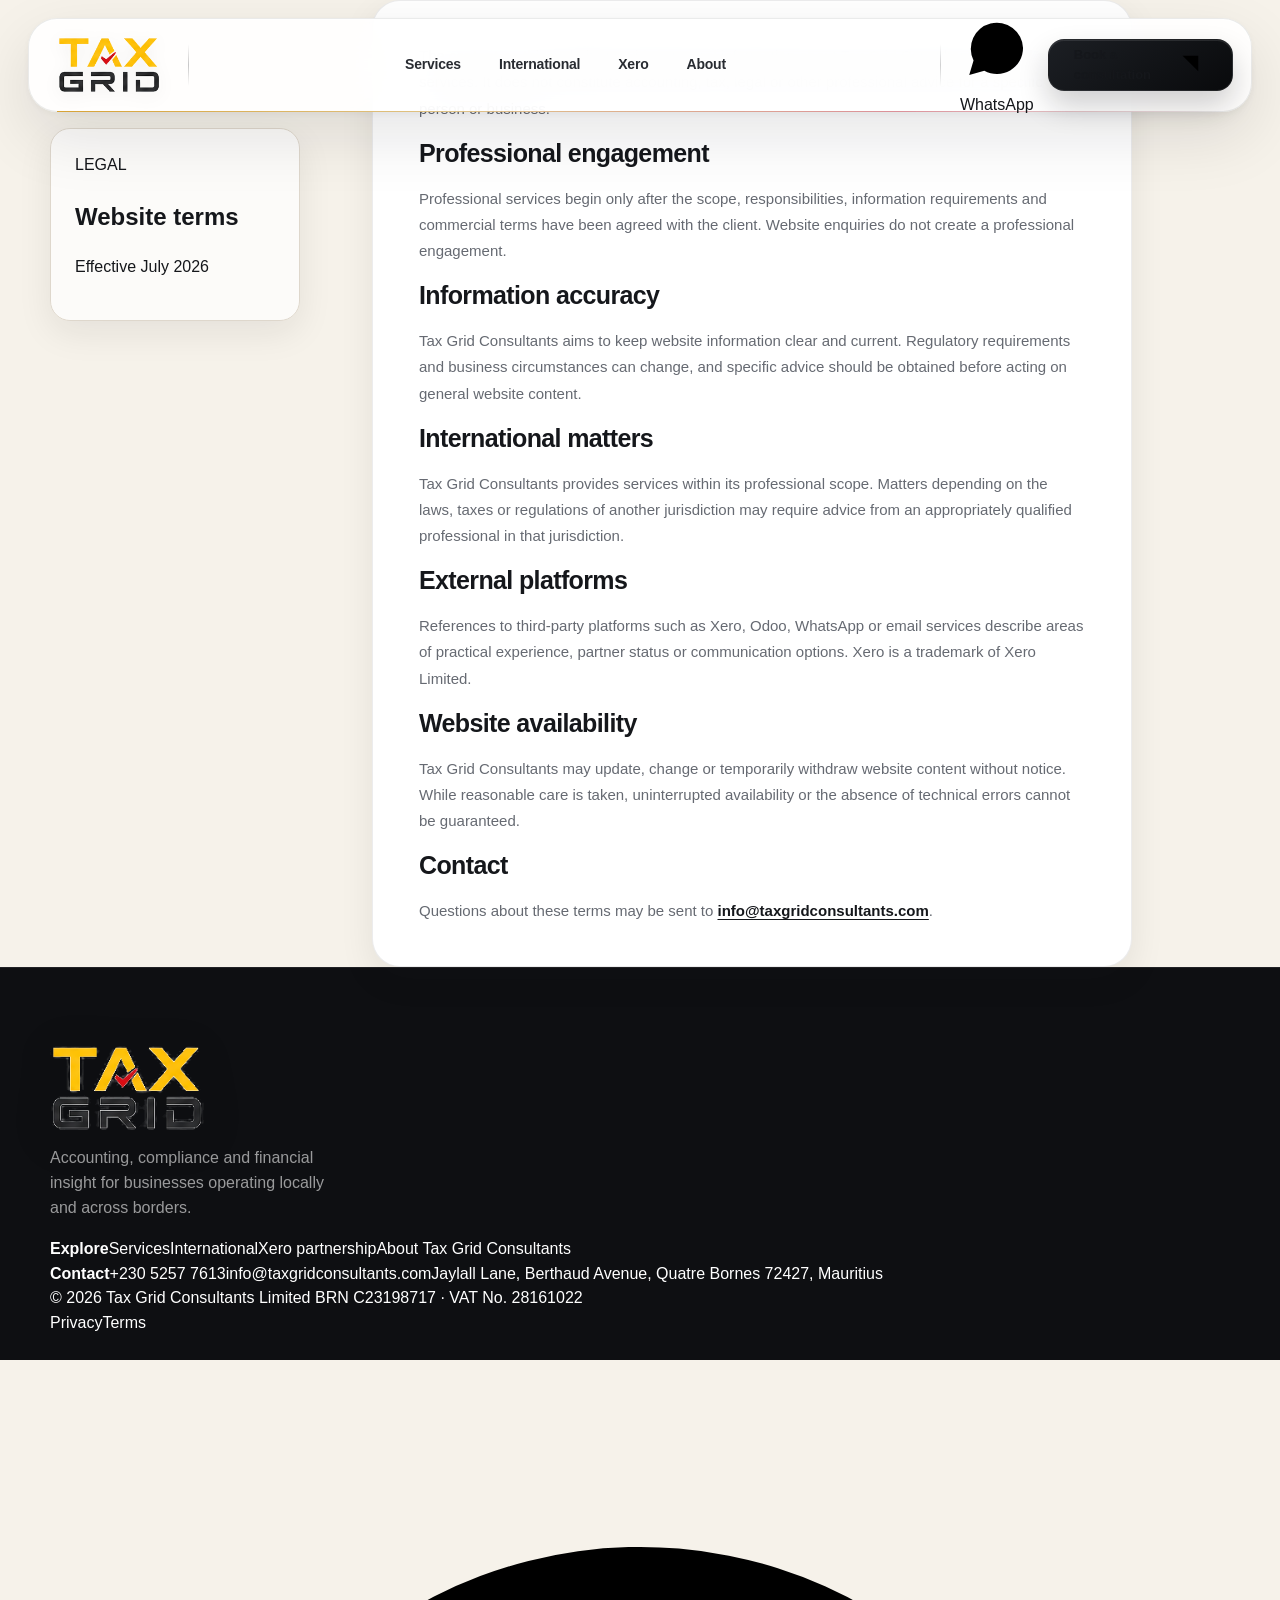
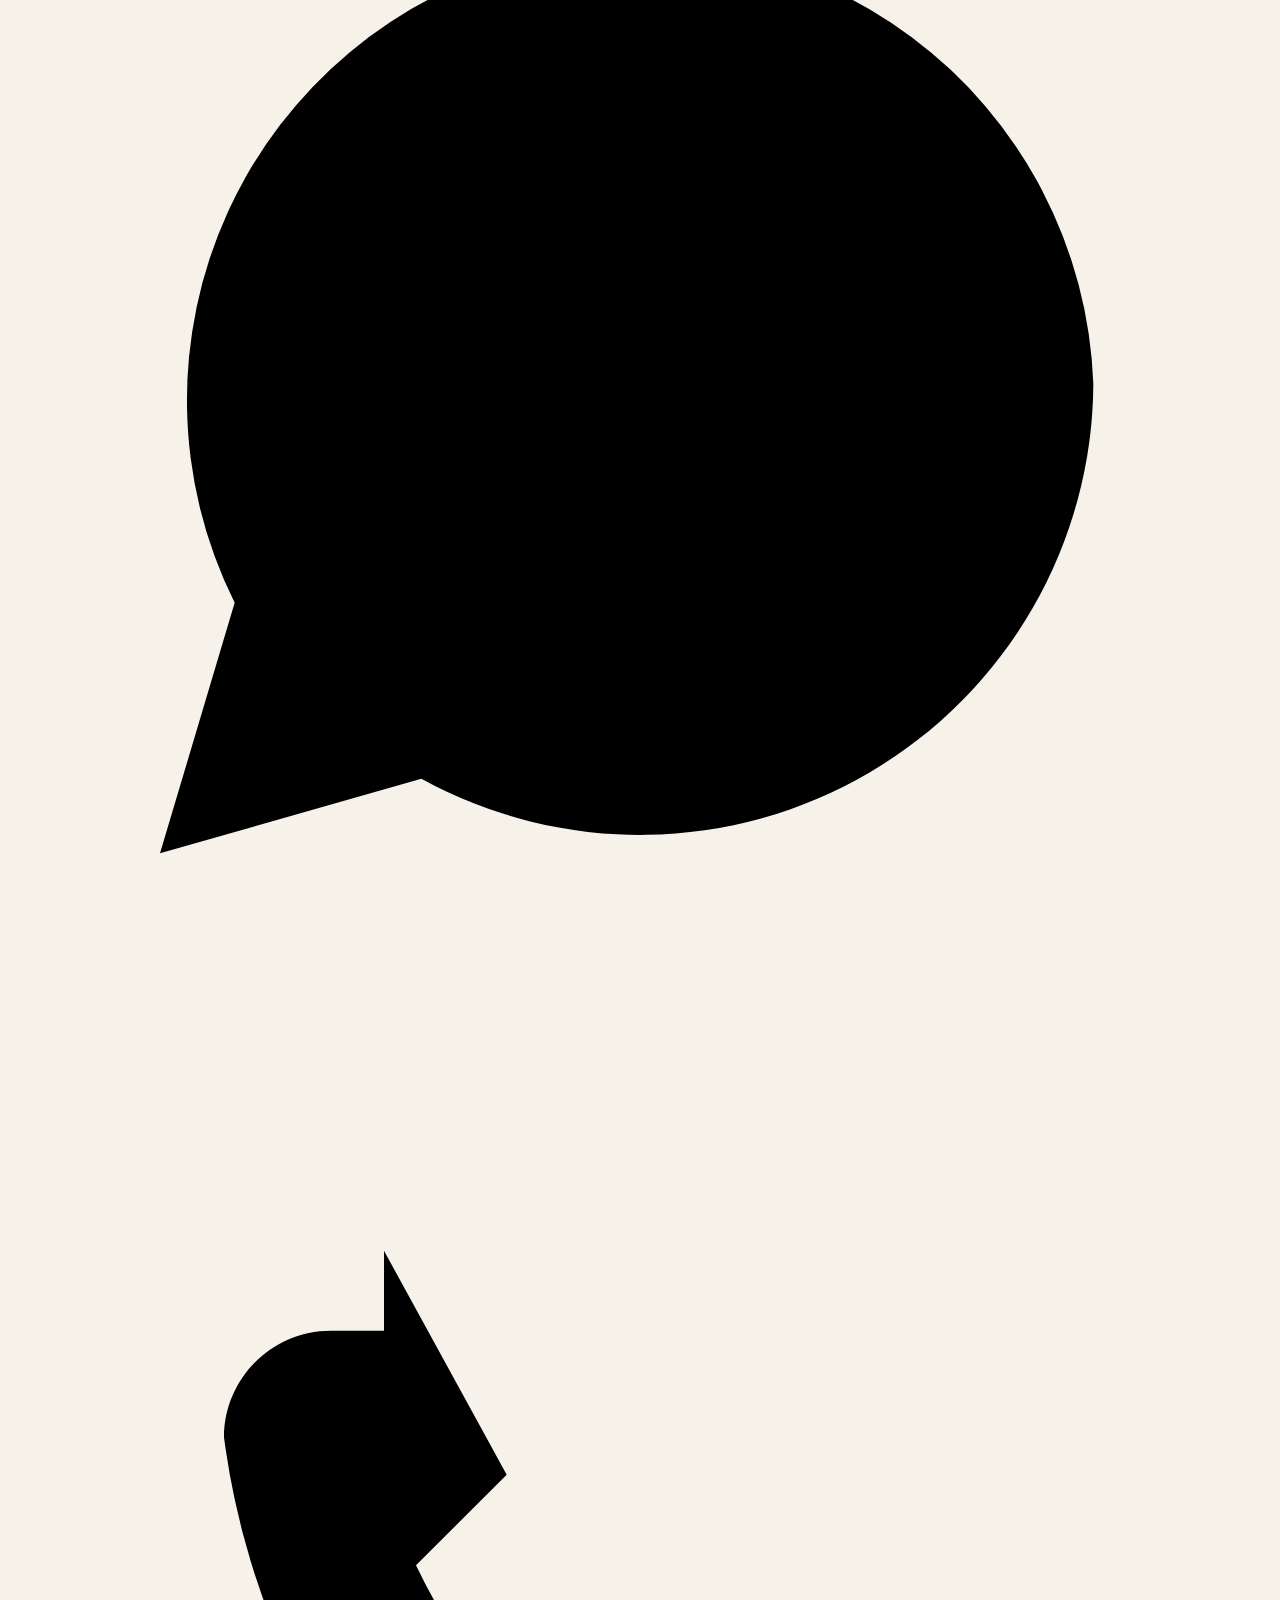
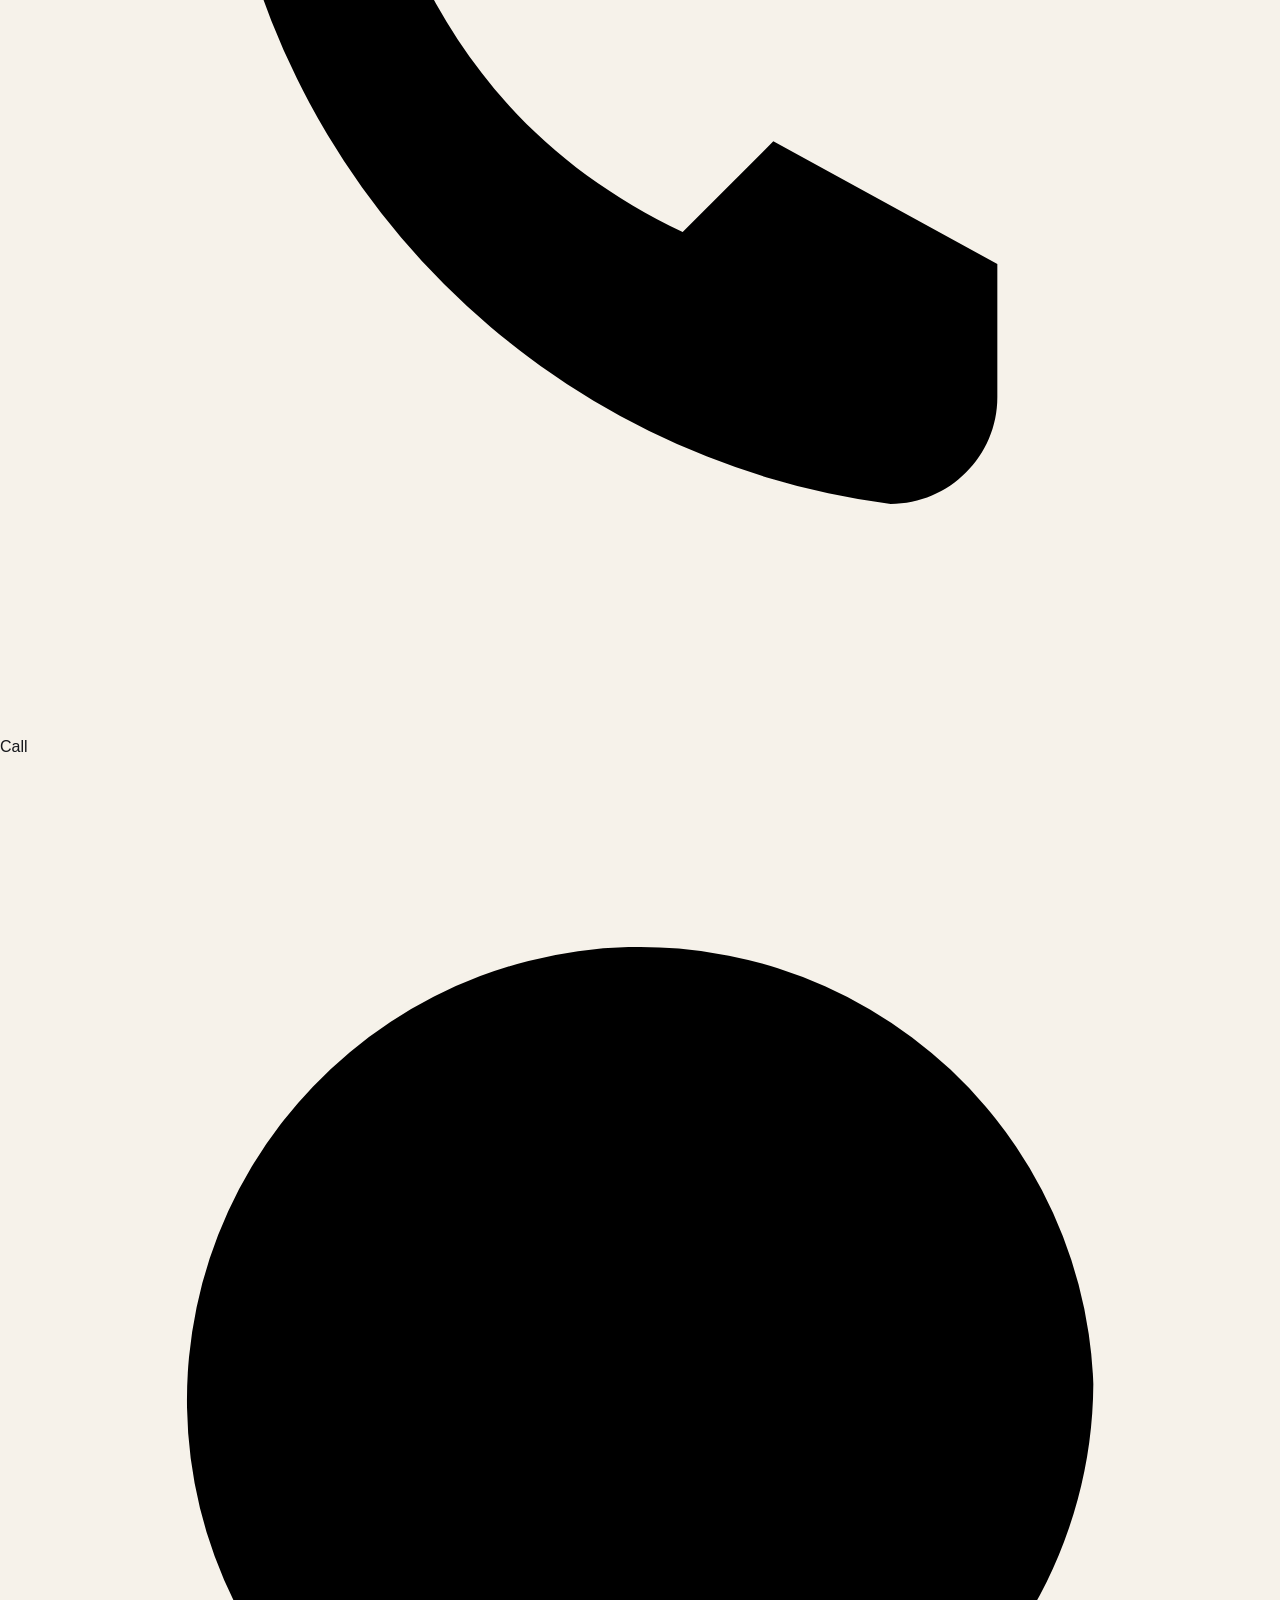
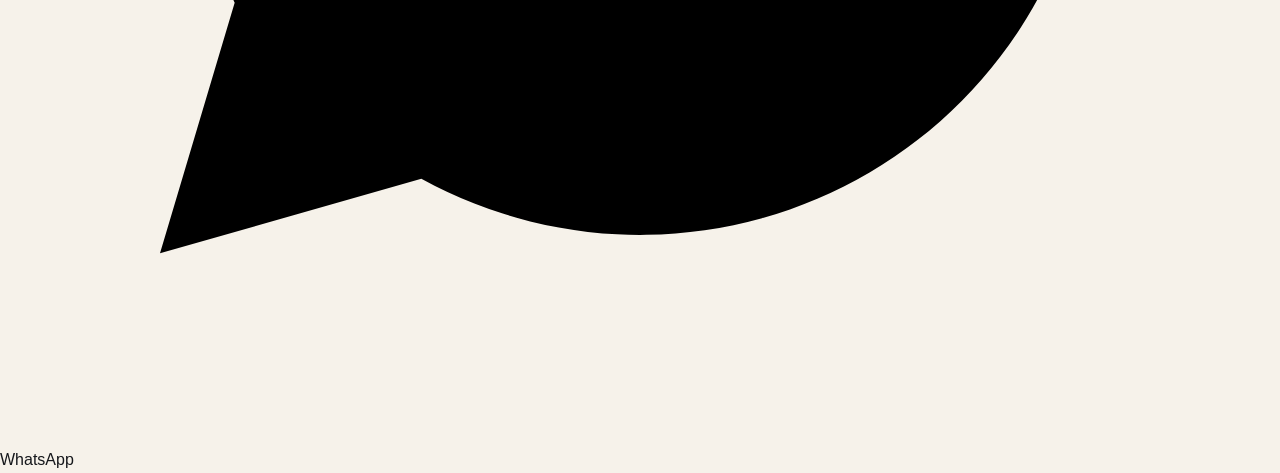
<file: terms.html>
<!doctype html>
<html lang="en">
<head>
  <meta charset="utf-8">
  <meta name="viewport" content="width=device-width, initial-scale=1">
  <meta name="theme-color" content="#f7f5ef">
  <meta name="description" content="Website terms for Tax Grid Consultants Limited.">
  <meta name="robots" content="index, follow, max-image-preview:large">
  <meta property="og:type" content="website">
  <meta property="og:locale" content="en_MU">
  <meta property="og:site_name" content="Tax Grid Consultants">
  <meta property="og:title" content="Website Terms | Tax Grid Consultants">
  <meta property="og:description" content="Website terms for Tax Grid Consultants Limited.">
  <meta property="og:image" content="https://www.taxgridconsultants.com/assets/tgc-og-cover.png">
  <meta property="og:image:alt" content="Tax Grid Consultants — Precision. Compliance. Growth.">
  <meta name="twitter:card" content="summary_large_image">
  <link rel="canonical" href="https://www.taxgridconsultants.com/terms.html">
  <link rel="icon" href="assets/tgc-favicon.png" type="image/png">
  <link rel="apple-touch-icon" href="assets/tgc-favicon.png">
  <link rel="manifest" href="manifest.webmanifest">
  <title>Website Terms | Tax Grid Consultants</title>
  <link rel="stylesheet" href="styles.css">
</head>
<body class="legal-page-body"><a class="skip-link" href="#main">Skip to content</a>
<header class="site-header" data-header>
  <div class="shell header-inner">
    <a class="brand" href="index.html" aria-label="Tax Grid Consultants home">
      <img src="assets/tgc-logo-compact-colour.png" alt="Tax Grid Consultants Limited">
    </a>
    <button class="menu-toggle" type="button" aria-expanded="false" aria-controls="site-menu" data-menu-toggle>
      <span></span><span></span><span class="sr-only">Open menu</span>
    </button>
    <div class="site-menu" id="site-menu" data-menu>
      <nav class="primary-nav" aria-label="Primary navigation"><a class="nav-link " href="services.html">Services</a><a class="nav-link " href="international.html">International</a><a class="nav-link " href="xero.html">Xero</a><a class="nav-link " href="about.html">About</a></nav>
      <div class="header-actions">
        <a class="header-whatsapp" href="https://wa.me/23052577613" target="_blank" rel="noopener"><svg viewBox="0 0 24 24" aria-hidden="true"><path d="M20.5 11.7a8.5 8.5 0 0 1-12.6 7.4L3 20.5l1.4-4.7A8.5 8.5 0 1 1 20.5 11.7Z"/><path d="M8.2 8.3c.2-.5.4-.5.7-.5h.5c.1 0 .3 0 .4.4l.8 1.9c.1.3 0 .4-.1.6l-.6.8c-.2.2-.1.4 0 .6.6 1.1 1.4 2 2.5 2.6.2.1.4.2.6 0l.9-1.1c.2-.2.4-.2.6-.1l1.8.9c.3.1.5.2.5.4 0 .2-.1 1.1-.7 1.6-.5.5-1.3.8-2.1.6-1.1-.2-2.8-.8-4.7-2.5-1.6-1.4-2.6-3.2-2.9-4.3-.3-1.2 0-1.8.4-2.2.4-.4.8-.7 1.4-.7Z"/></svg><span>WhatsApp</span></a>
        <a class="button button-dark button-small" href="contact.html">Book a consultation <svg viewBox="0 0 24 24" aria-hidden="true"><path d="M7 17 17 7M9 7h8v8"/></svg></a>
      </div>
    </div>
  </div>
</header>
<main id="main" class="legal-main"><div class="shell legal-layout"><aside class="legal-aside"><span>LEGAL</span><h1>Website terms</h1><p>Effective July 2026</p></aside><article class="legal-content"><p class="legal-intro">The content on this website provides general information about Tax Grid Consultants Limited and its services. It does not constitute accounting, tax, legal or other professional advice for a specific person or business.</p><h2>Professional engagement</h2><p>Professional services begin only after the scope, responsibilities, information requirements and commercial terms have been agreed with the client. Website enquiries do not create a professional engagement.</p><h2>Information accuracy</h2><p>Tax Grid Consultants aims to keep website information clear and current. Regulatory requirements and business circumstances can change, and specific advice should be obtained before acting on general website content.</p><h2>International matters</h2><p>Tax Grid Consultants provides services within its professional scope. Matters depending on the laws, taxes or regulations of another jurisdiction may require advice from an appropriately qualified professional in that jurisdiction.</p><h2>External platforms</h2><p>References to third-party platforms such as Xero, Odoo, WhatsApp or email services describe areas of practical experience, partner status or communication options. Xero is a trademark of Xero Limited.</p><h2>Website availability</h2><p>Tax Grid Consultants may update, change or temporarily withdraw website content without notice. While reasonable care is taken, uninterrupted availability or the absence of technical errors cannot be guaranteed.</p><h2>Contact</h2><p>Questions about these terms may be sent to <a href="mailto:info@taxgridconsultants.com">info@taxgridconsultants.com</a>.</p></article></div></main>
<footer class="site-footer">
  <div class="shell">
    <div class="footer-top">
      <div class="footer-brand">
        <img src="assets/tgc-logo-compact-colour.png" alt="Tax Grid Consultants Limited">
        <p>Accounting, compliance and financial insight for businesses operating locally and across borders.</p>
      </div>
      <div class="footer-nav">
        <div><strong>Explore</strong><a href="services.html">Services</a><a href="international.html">International</a><a href="xero.html">Xero partnership</a><a href="about.html">About Tax Grid Consultants</a></div>
        <div><strong>Contact</strong><a href="tel:+23052577613">+230 5257 7613</a><a href="mailto:info@taxgridconsultants.com">info@taxgridconsultants.com</a><span>Jaylall Lane, Berthaud Avenue, Quatre Bornes 72427, Mauritius</span></div>
      </div>
    </div>
    <div class="footer-bottom">
      <span>© <span data-year></span> Tax Grid Consultants Limited</span>
      <span>BRN C23198717 · VAT No. 28161022</span>
      <div><a href="privacy.html">Privacy</a><a href="terms.html">Terms</a></div>
    </div>
  </div>
</footer>
<a class="floating-whatsapp" href="https://wa.me/23052577613" target="_blank" rel="noopener" aria-label="Message Tax Grid Consultants on WhatsApp"><svg viewBox="0 0 24 24" aria-hidden="true"><path d="M20.5 11.7a8.5 8.5 0 0 1-12.6 7.4L3 20.5l1.4-4.7A8.5 8.5 0 1 1 20.5 11.7Z"/><path d="M8.2 8.3c.2-.5.4-.5.7-.5h.5c.1 0 .3 0 .4.4l.8 1.9c.1.3 0 .4-.1.6l-.6.8c-.2.2-.1.4 0 .6.6 1.1 1.4 2 2.5 2.6.2.1.4.2.6 0l.9-1.1c.2-.2.4-.2.6-.1l1.8.9c.3.1.5.2.5.4 0 .2-.1 1.1-.7 1.6-.5.5-1.3.8-2.1.6-1.1-.2-2.8-.8-4.7-2.5-1.6-1.4-2.6-3.2-2.9-4.3-.3-1.2 0-1.8.4-2.2.4-.4.8-.7 1.4-.7Z"/></svg></a>
<div class="mobile-contact-bar"><a href="tel:+23052577613"><svg viewBox="0 0 24 24" aria-hidden="true"><path d="M7.2 3.8 9.5 8l-1.7 1.7c1.1 2.3 2.7 3.9 5 5l1.7-1.7 4.2 2.3v2.5c0 1.1-.9 2-2 2A14.5 14.5 0 0 1 4.2 7.3c0-1.1.9-2 2-2h1Z"/></svg> Call</a><a href="https://wa.me/23052577613" target="_blank" rel="noopener"><svg viewBox="0 0 24 24" aria-hidden="true"><path d="M20.5 11.7a8.5 8.5 0 0 1-12.6 7.4L3 20.5l1.4-4.7A8.5 8.5 0 1 1 20.5 11.7Z"/><path d="M8.2 8.3c.2-.5.4-.5.7-.5h.5c.1 0 .3 0 .4.4l.8 1.9c.1.3 0 .4-.1.6l-.6.8c-.2.2-.1.4 0 .6.6 1.1 1.4 2 2.5 2.6.2.1.4.2.6 0l.9-1.1c.2-.2.4-.2.6-.1l1.8.9c.3.1.5.2.5.4 0 .2-.1 1.1-.7 1.6-.5.5-1.3.8-2.1.6-1.1-.2-2.8-.8-4.7-2.5-1.6-1.4-2.6-3.2-2.9-4.3-.3-1.2 0-1.8.4-2.2.4-.4.8-.7 1.4-.7Z"/></svg> WhatsApp</a></div><script src="script.js"></script></body></html>
</file>
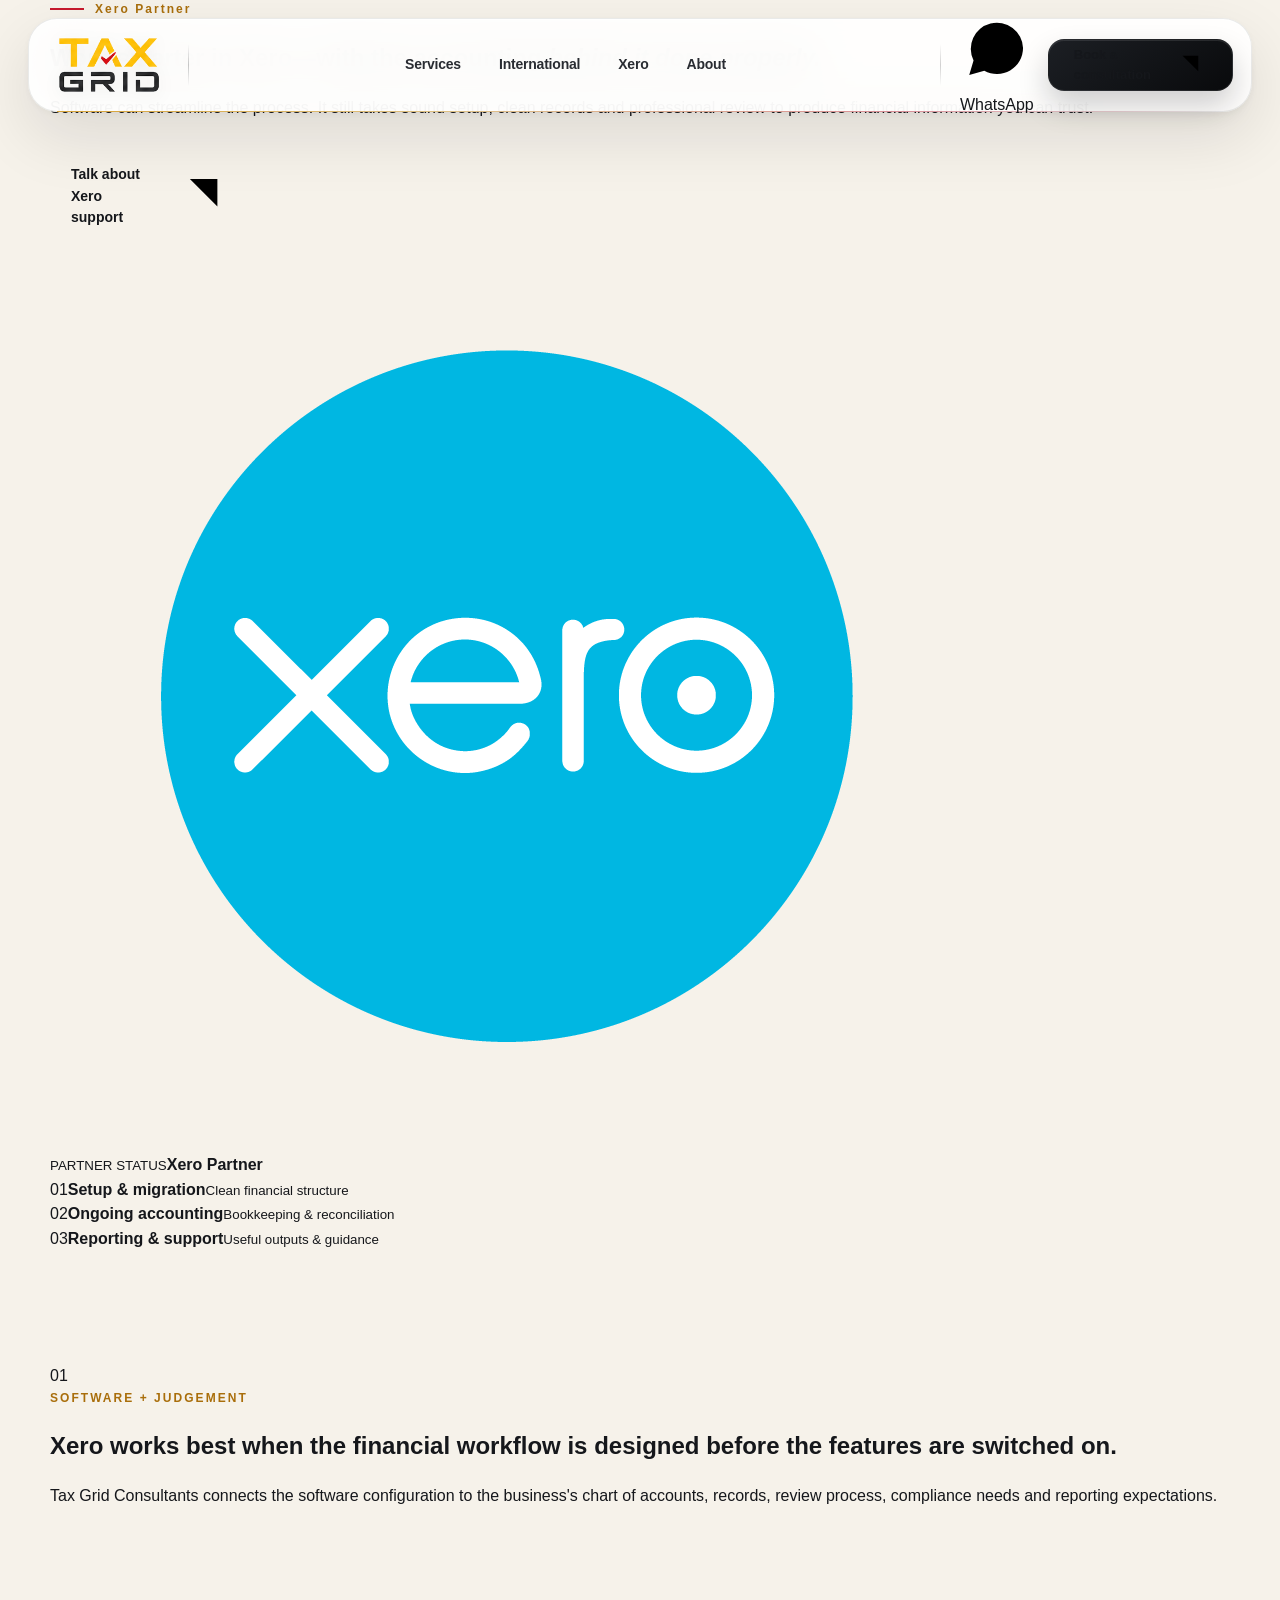
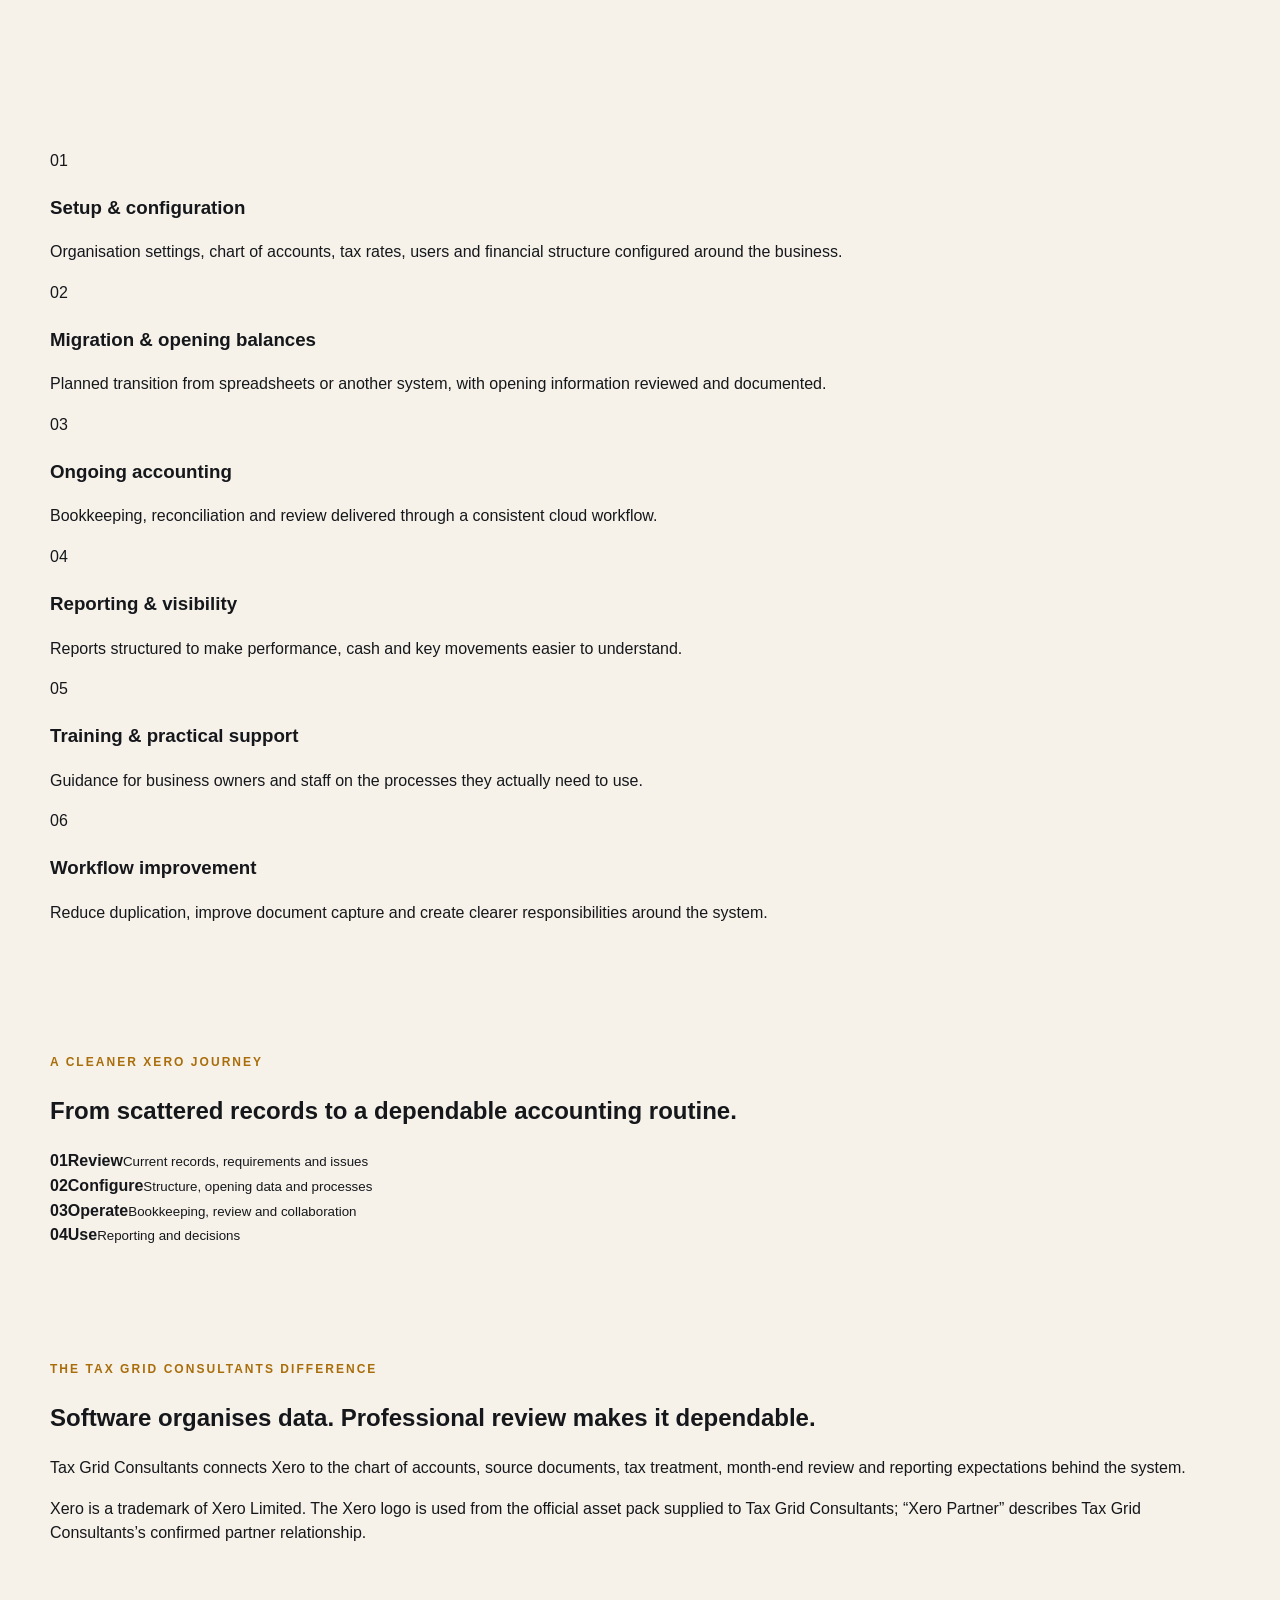
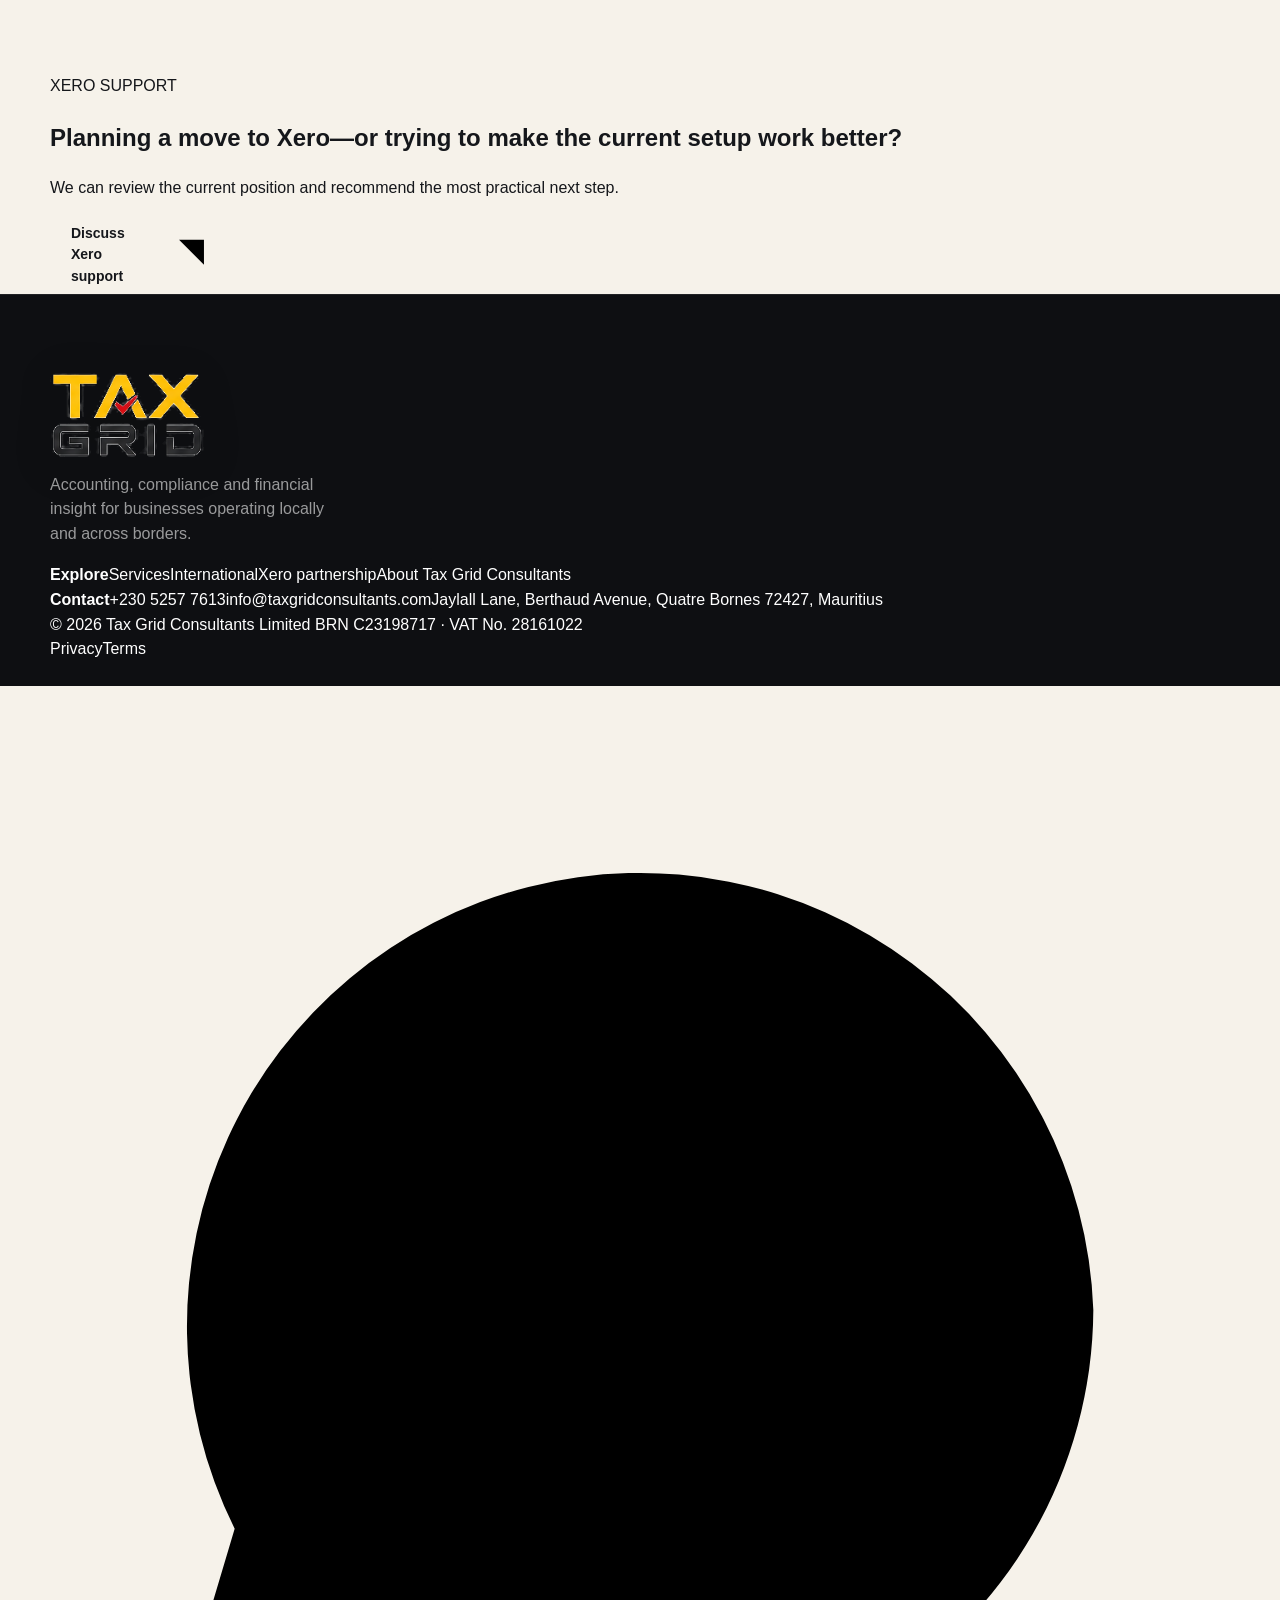
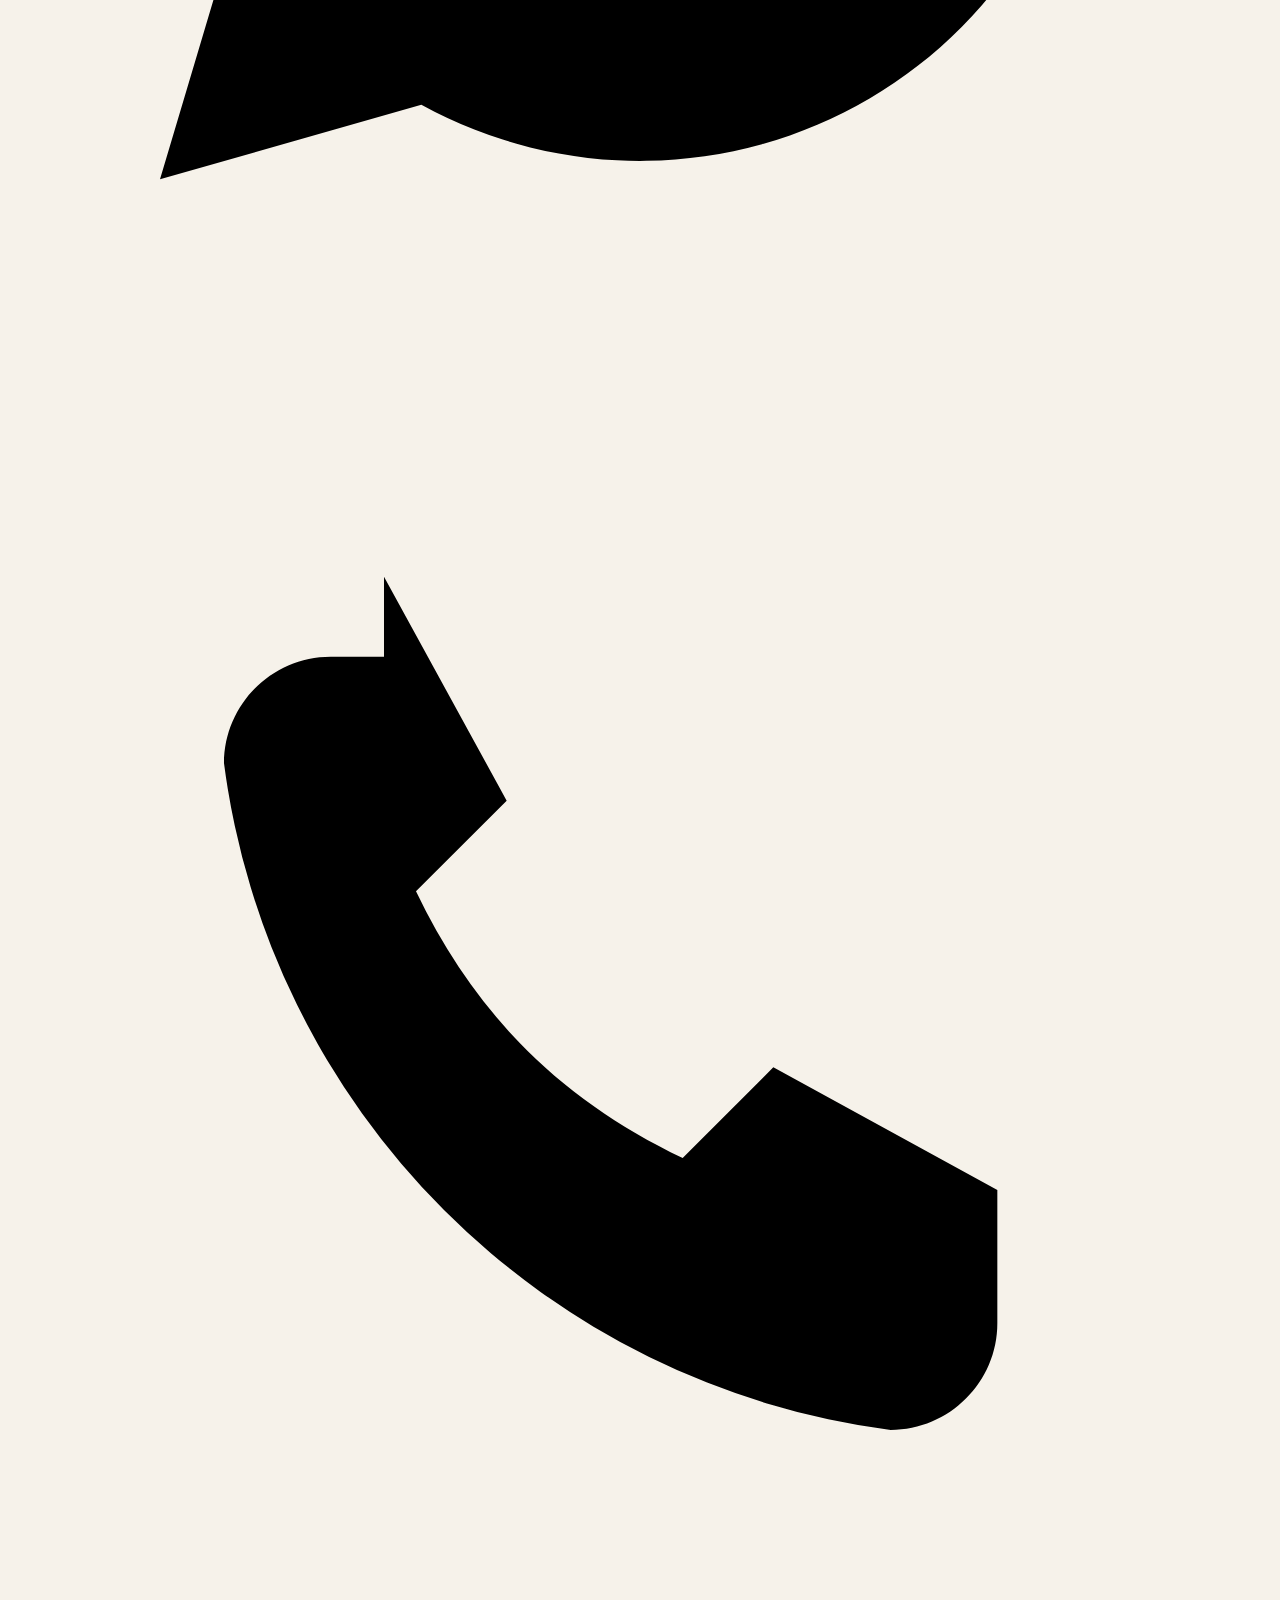
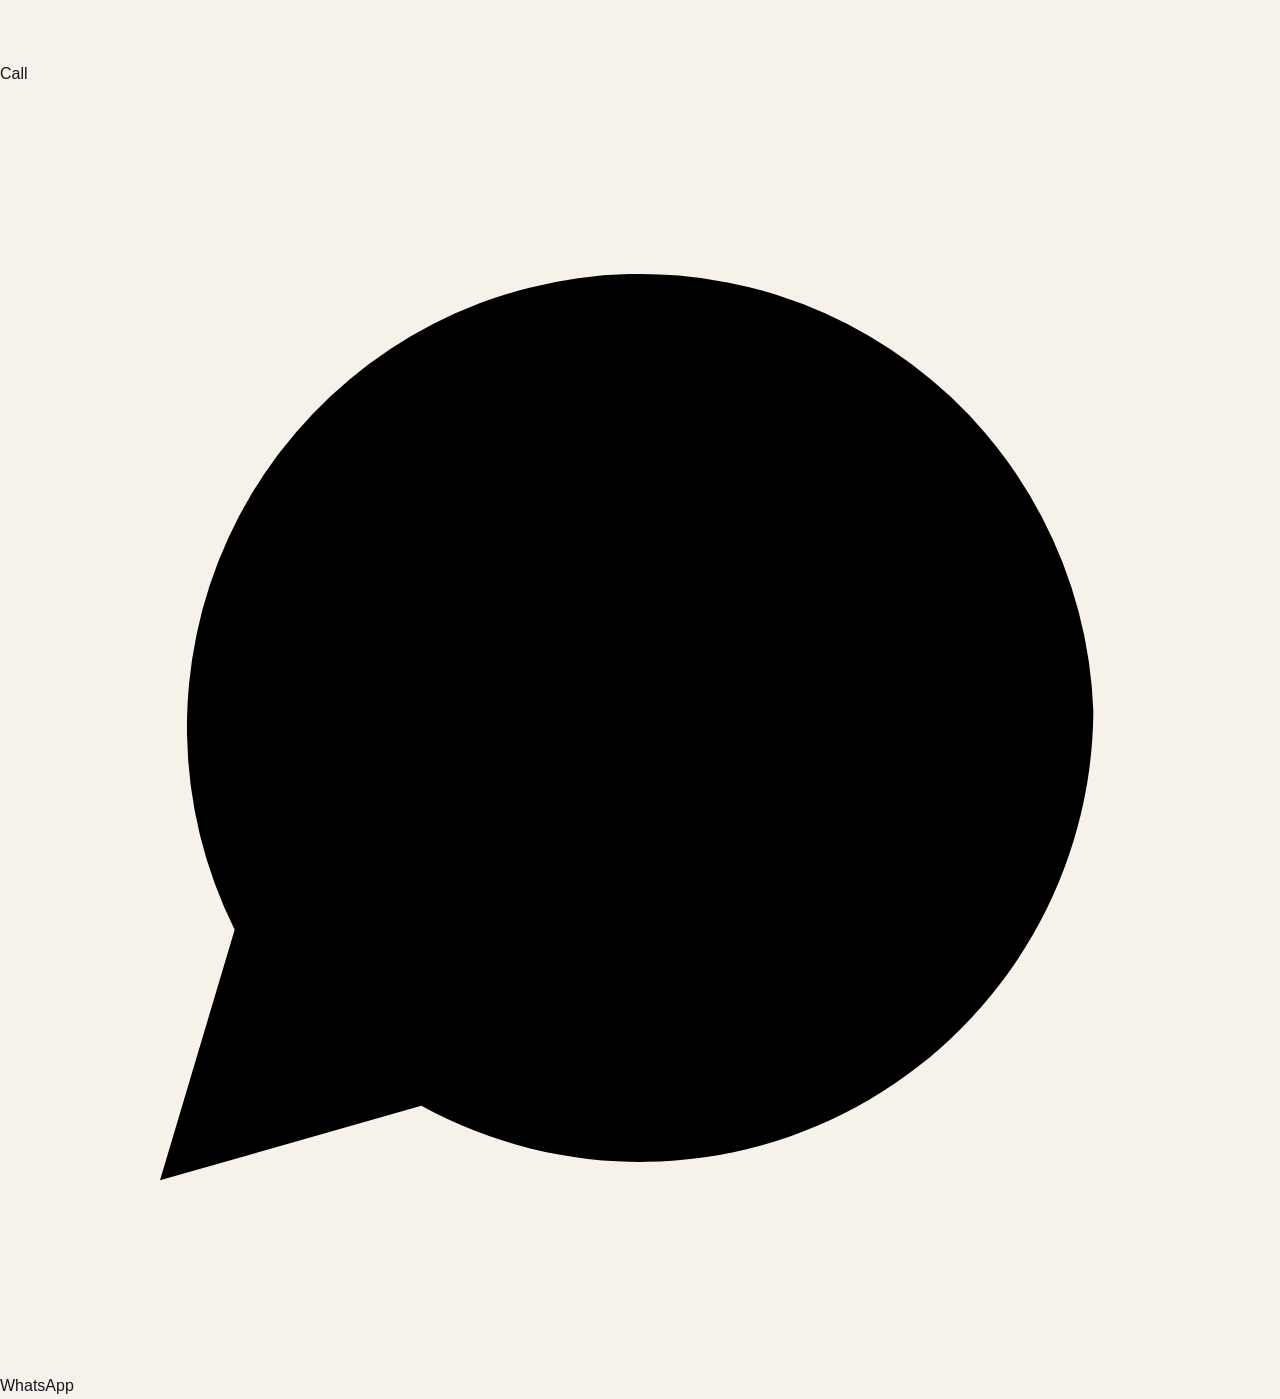
<file: xero.html>
<!doctype html>
<html lang="en">
<head>
  <meta charset="utf-8">
  <meta name="viewport" content="width=device-width, initial-scale=1">
  <meta name="theme-color" content="#f7f5ef">
  <meta name="description" content="Xero setup, migration, bookkeeping, reporting and practical support from Tax Grid Consultants, a Xero Partner.">
  <meta name="robots" content="index, follow, max-image-preview:large">
  <meta property="og:type" content="website">
  <meta property="og:locale" content="en_MU">
  <meta property="og:site_name" content="Tax Grid Consultants">
  <meta property="og:title" content="Xero Partner & Cloud Accounting Support | Tax Grid Consultants">
  <meta property="og:description" content="Xero setup, migration, bookkeeping, reporting and practical support from Tax Grid Consultants, a Xero Partner.">
  <meta property="og:image" content="https://www.taxgridconsultants.com/assets/tgc-og-cover.png">
  <meta property="og:image:alt" content="Tax Grid Consultants — Precision. Compliance. Growth.">
  <meta name="twitter:card" content="summary_large_image">
  <link rel="canonical" href="https://www.taxgridconsultants.com/xero.html">
  <link rel="icon" href="assets/tgc-favicon.png" type="image/png">
  <link rel="apple-touch-icon" href="assets/tgc-favicon.png">
  <link rel="manifest" href="manifest.webmanifest">
  <title>Xero Partner & Cloud Accounting Support | Tax Grid Consultants</title>
  <link rel="stylesheet" href="styles.css">
</head>
<body class="inner-page"><a class="skip-link" href="#main">Skip to content</a>
<header class="site-header" data-header>
  <div class="shell header-inner">
    <a class="brand" href="index.html" aria-label="Tax Grid Consultants home">
      <img src="assets/tgc-logo-compact-colour.png" alt="Tax Grid Consultants Limited">
    </a>
    <button class="menu-toggle" type="button" aria-expanded="false" aria-controls="site-menu" data-menu-toggle>
      <span></span><span></span><span class="sr-only">Open menu</span>
    </button>
    <div class="site-menu" id="site-menu" data-menu>
      <nav class="primary-nav" aria-label="Primary navigation"><a class="nav-link " href="services.html">Services</a><a class="nav-link " href="international.html">International</a><a class="nav-link is-active" href="xero.html">Xero</a><a class="nav-link " href="about.html">About</a></nav>
      <div class="header-actions">
        <a class="header-whatsapp" href="https://wa.me/23052577613" target="_blank" rel="noopener"><svg viewBox="0 0 24 24" aria-hidden="true"><path d="M20.5 11.7a8.5 8.5 0 0 1-12.6 7.4L3 20.5l1.4-4.7A8.5 8.5 0 1 1 20.5 11.7Z"/><path d="M8.2 8.3c.2-.5.4-.5.7-.5h.5c.1 0 .3 0 .4.4l.8 1.9c.1.3 0 .4-.1.6l-.6.8c-.2.2-.1.4 0 .6.6 1.1 1.4 2 2.5 2.6.2.1.4.2.6 0l.9-1.1c.2-.2.4-.2.6-.1l1.8.9c.3.1.5.2.5.4 0 .2-.1 1.1-.7 1.6-.5.5-1.3.8-2.1.6-1.1-.2-2.8-.8-4.7-2.5-1.6-1.4-2.6-3.2-2.9-4.3-.3-1.2 0-1.8.4-2.2.4-.4.8-.7 1.4-.7Z"/></svg><span>WhatsApp</span></a>
        <a class="button button-dark button-small" href="contact.html">Book a consultation <svg viewBox="0 0 24 24" aria-hidden="true"><path d="M7 17 17 7M9 7h8v8"/></svg></a>
      </div>
    </div>
  </div>
</header>
<main id="main">
  <section class="inner-hero xero-hero">
    <div class="inner-hero-grid" aria-hidden="true"></div>
    <div class="shell inner-hero-layout">
      <div class="inner-hero-copy reveal"><div class="eyebrow"><span></span> Xero Partner</div><h1>Work smarter in Xero—with the accounting <em>behind it done properly.</em></h1><p>Software can streamline the process. It still takes sound setup, clean records and professional review to produce financial information you can trust.</p><div class="hero-actions"><a class="button button-gold" href="contact.html">Talk about Xero support <svg viewBox="0 0 24 24" aria-hidden="true"><path d="M7 17 17 7M9 7h8v8"/></svg></a></div></div>
      <div class="xero-partner-board reveal reveal-delay"><div class="xero-partner-brand"><img src="assets/xero-logo-official-web.png" alt="Xero"><div><small>PARTNER STATUS</small><strong>Xero Partner</strong></div></div><div class="xero-partner-row"><span>01</span><strong>Setup & migration</strong><small>Clean financial structure</small></div><div class="xero-partner-row"><span>02</span><strong>Ongoing accounting</strong><small>Bookkeeping & reconciliation</small></div><div class="xero-partner-row"><span>03</span><strong>Reporting & support</strong><small>Useful outputs & guidance</small></div></div></div></section>

  <section class="section xero-principle"><div class="shell two-column-statement"><div class="reveal"><span class="section-index">01</span><p class="section-kicker">SOFTWARE + JUDGEMENT</p></div><div class="reveal reveal-delay"><h2>Xero works best when the financial workflow is designed before the features are switched on.</h2><p>Tax Grid Consultants connects the software configuration to the business's chart of accounts, records, review process, compliance needs and reporting expectations.</p></div></div></section>

  <section class="section xero-services"><div class="shell"><div class="xero-service-grid">
    <article class="xero-service-card reveal"><span>01</span><h3>Setup & configuration</h3><p>Organisation settings, chart of accounts, tax rates, users and financial structure configured around the business.</p></article>
    <article class="xero-service-card reveal reveal-delay"><span>02</span><h3>Migration & opening balances</h3><p>Planned transition from spreadsheets or another system, with opening information reviewed and documented.</p></article>
    <article class="xero-service-card reveal reveal-delay-2"><span>03</span><h3>Ongoing accounting</h3><p>Bookkeeping, reconciliation and review delivered through a consistent cloud workflow.</p></article>
    <article class="xero-service-card reveal"><span>04</span><h3>Reporting & visibility</h3><p>Reports structured to make performance, cash and key movements easier to understand.</p></article>
    <article class="xero-service-card reveal reveal-delay"><span>05</span><h3>Training & practical support</h3><p>Guidance for business owners and staff on the processes they actually need to use.</p></article>
    <article class="xero-service-card xero-service-card-dark reveal reveal-delay-2"><span>06</span><h3>Workflow improvement</h3><p>Reduce duplication, improve document capture and create clearer responsibilities around the system.</p></article>
  </div></div></section>

  <section class="xero-journey"><div class="shell xero-journey-layout"><div class="xero-journey-copy reveal"><p class="section-kicker light">A CLEANER XERO JOURNEY</p><h2>From scattered records to a dependable accounting routine.</h2></div><div class="journey-rail reveal reveal-delay"><div><b>01</b><span><strong>Review</strong><small>Current records, requirements and issues</small></span></div><i></i><div><b>02</b><span><strong>Configure</strong><small>Structure, opening data and processes</small></span></div><i></i><div><b>03</b><span><strong>Operate</strong><small>Bookkeeping, review and collaboration</small></span></div><i></i><div><b>04</b><span><strong>Use</strong><small>Reporting and decisions</small></span></div></div></div></section>

  <section class="section xero-note"><div class="shell xero-note-card reveal"><div><p class="section-kicker">THE TAX GRID CONSULTANTS DIFFERENCE</p><h2>Software organises data. Professional review makes it dependable.</h2></div><div><p>Tax Grid Consultants connects Xero to the chart of accounts, source documents, tax treatment, month-end review and reporting expectations behind the system.</p><p class="trademark-note">Xero is a trademark of Xero Limited. The Xero logo is used from the official asset pack supplied to Tax Grid Consultants; “Xero Partner” describes Tax Grid Consultants’s confirmed partner relationship.</p></div></div></section>

  <section class="cta-section compact-cta"><div class="cta-grid"></div><div class="shell cta-layout reveal"><div><span class="kicker light">XERO SUPPORT</span><h2>Planning a move to Xero—or trying to make the current setup work better?</h2></div><div><p>We can review the current position and recommend the most practical next step.</p><a class="button button-gold" href="contact.html">Discuss Xero support <svg viewBox="0 0 24 24" aria-hidden="true"><path d="M7 17 17 7M9 7h8v8"/></svg></a></div></div></section>
</main>
<footer class="site-footer">
  <div class="shell">
    <div class="footer-top">
      <div class="footer-brand">
        <img src="assets/tgc-logo-compact-colour.png" alt="Tax Grid Consultants Limited">
        <p>Accounting, compliance and financial insight for businesses operating locally and across borders.</p>
      </div>
      <div class="footer-nav">
        <div><strong>Explore</strong><a href="services.html">Services</a><a href="international.html">International</a><a href="xero.html">Xero partnership</a><a href="about.html">About Tax Grid Consultants</a></div>
        <div><strong>Contact</strong><a href="tel:+23052577613">+230 5257 7613</a><a href="mailto:info@taxgridconsultants.com">info@taxgridconsultants.com</a><span>Jaylall Lane, Berthaud Avenue, Quatre Bornes 72427, Mauritius</span></div>
      </div>
    </div>
    <div class="footer-bottom">
      <span>© <span data-year></span> Tax Grid Consultants Limited</span>
      <span>BRN C23198717 · VAT No. 28161022</span>
      <div><a href="privacy.html">Privacy</a><a href="terms.html">Terms</a></div>
    </div>
  </div>
</footer>
<a class="floating-whatsapp" href="https://wa.me/23052577613" target="_blank" rel="noopener" aria-label="Message Tax Grid Consultants on WhatsApp"><svg viewBox="0 0 24 24" aria-hidden="true"><path d="M20.5 11.7a8.5 8.5 0 0 1-12.6 7.4L3 20.5l1.4-4.7A8.5 8.5 0 1 1 20.5 11.7Z"/><path d="M8.2 8.3c.2-.5.4-.5.7-.5h.5c.1 0 .3 0 .4.4l.8 1.9c.1.3 0 .4-.1.6l-.6.8c-.2.2-.1.4 0 .6.6 1.1 1.4 2 2.5 2.6.2.1.4.2.6 0l.9-1.1c.2-.2.4-.2.6-.1l1.8.9c.3.1.5.2.5.4 0 .2-.1 1.1-.7 1.6-.5.5-1.3.8-2.1.6-1.1-.2-2.8-.8-4.7-2.5-1.6-1.4-2.6-3.2-2.9-4.3-.3-1.2 0-1.8.4-2.2.4-.4.8-.7 1.4-.7Z"/></svg></a>
<div class="mobile-contact-bar"><a href="tel:+23052577613"><svg viewBox="0 0 24 24" aria-hidden="true"><path d="M7.2 3.8 9.5 8l-1.7 1.7c1.1 2.3 2.7 3.9 5 5l1.7-1.7 4.2 2.3v2.5c0 1.1-.9 2-2 2A14.5 14.5 0 0 1 4.2 7.3c0-1.1.9-2 2-2h1Z"/></svg> Call</a><a href="https://wa.me/23052577613" target="_blank" rel="noopener"><svg viewBox="0 0 24 24" aria-hidden="true"><path d="M20.5 11.7a8.5 8.5 0 0 1-12.6 7.4L3 20.5l1.4-4.7A8.5 8.5 0 1 1 20.5 11.7Z"/><path d="M8.2 8.3c.2-.5.4-.5.7-.5h.5c.1 0 .3 0 .4.4l.8 1.9c.1.3 0 .4-.1.6l-.6.8c-.2.2-.1.4 0 .6.6 1.1 1.4 2 2.5 2.6.2.1.4.2.6 0l.9-1.1c.2-.2.4-.2.6-.1l1.8.9c.3.1.5.2.5.4 0 .2-.1 1.1-.7 1.6-.5.5-1.3.8-2.1.6-1.1-.2-2.8-.8-4.7-2.5-1.6-1.4-2.6-3.2-2.9-4.3-.3-1.2 0-1.8.4-2.2.4-.4.8-.7 1.4-.7Z"/></svg> WhatsApp</a></div><script src="script.js"></script></body></html>
</file>
<file: styles.css>
:root{
  --ink:#15171b;
  --ink-soft:#24272d;
  --paper:#f6f2ea;
  --paper-2:#fbfaf7;
  --white:#ffffff;
  --muted:#666a72;
  --line:#ded7cc;
  --line-dark:rgba(255,255,255,.16);
  --gold:#d59b22;
  --gold-deep:#a96e0b;
  --gold-soft:#f3d489;
  --red:#c7192d;
  --shadow:0 24px 70px rgba(22,24,28,.11);
  --shadow-soft:0 12px 35px rgba(22,24,28,.08);
  --radius-sm:12px;
  --radius:20px;
  --radius-lg:32px;
  --shell:min(1180px,calc(100% - 48px));
  --ease:cubic-bezier(.2,.72,.2,1);
}
*{box-sizing:border-box}
html{scroll-behavior:smooth}
body{margin:0;background:var(--paper);color:var(--ink);font-family:Inter,"Segoe UI",Arial,sans-serif;line-height:1.55;-webkit-font-smoothing:antialiased}
a{color:inherit;text-decoration:none}
button,input,select,textarea{font:inherit}
button{color:inherit}
img{display:block;max-width:100%}
.shell{width:var(--shell);margin-inline:auto}
.sr-only{position:absolute!important;width:1px;height:1px;padding:0;margin:-1px;overflow:hidden;clip:rect(0,0,0,0);white-space:nowrap;border:0}
.skip-link{position:fixed;left:16px;top:-60px;z-index:1000;background:var(--ink);color:white;padding:10px 14px;border-radius:8px;transition:.2s}
.skip-link:focus{top:16px}

.site-header{position:fixed;inset:0 0 auto;z-index:100;background:rgba(246,242,234,.78);backdrop-filter:blur(18px);border-bottom:1px solid transparent;transition:.3s var(--ease)}
.site-header.scrolled{background:rgba(251,250,247,.94);border-color:rgba(21,23,27,.08);box-shadow:0 8px 30px rgba(21,23,27,.06)}
.header-inner{height:88px;display:flex;align-items:center;justify-content:space-between;gap:28px}
.brand{width:94px;flex:none}
.brand img{width:94px;height:auto}
.site-menu{display:flex;align-items:center;gap:34px}
.primary-nav{display:flex;align-items:center;gap:30px}
.primary-nav a{font-size:14px;font-weight:700;color:#30333a;position:relative;padding:10px 0}
.primary-nav a:after{content:"";position:absolute;left:0;right:100%;bottom:4px;height:2px;background:var(--gold);transition:.25s var(--ease)}
.primary-nav a:hover:after,.primary-nav a:focus-visible:after{right:0}
.header-actions{display:flex;align-items:center;gap:12px}
.language-control{position:relative}
.language-button{height:42px;border:1px solid rgba(21,23,27,.16);background:rgba(255,255,255,.48);border-radius:999px;padding:0 14px;display:flex;align-items:center;gap:8px;font-size:13px;font-weight:700;cursor:pointer}
.language-icon{font-size:18px;line-height:1;color:var(--gold-deep)}
.language-menu{display:none;position:absolute;right:0;top:calc(100% + 10px);min-width:185px;background:white;border:1px solid rgba(21,23,27,.1);border-radius:14px;padding:7px;box-shadow:var(--shadow-soft)}
.language-control.open .language-menu{display:grid}
.language-menu button{border:0;background:transparent;border-radius:9px;padding:10px 12px;text-align:left;cursor:pointer;font-size:14px}
.language-menu button:hover,.language-menu button[aria-selected="true"]{background:var(--paper);font-weight:800}
.menu-toggle{display:none;background:transparent;border:0;width:44px;height:44px;position:relative}
.menu-toggle span:not(.sr-only){position:absolute;width:22px;height:2px;background:var(--ink);left:11px;transition:.25s}
.menu-toggle span:first-child{top:17px}.menu-toggle span:nth-child(2){top:25px}

.button{min-height:48px;padding:0 20px;border-radius:999px;display:inline-flex;align-items:center;justify-content:center;gap:10px;font-size:14px;font-weight:800;border:1px solid transparent;transition:.25s var(--ease);cursor:pointer}
.button:hover{transform:translateY(-2px)}
.button-primary{background:var(--ink);color:white;box-shadow:0 10px 25px rgba(21,23,27,.16)}
.button-primary:hover{background:#000}
.button-secondary{border-color:rgba(21,23,27,.25);background:rgba(255,255,255,.3)}
.button-secondary:hover{background:white}
.button-small{min-height:42px;padding-inline:17px;font-size:13px}
.text-link{display:inline-flex;align-items:center;gap:10px;font-weight:800;font-size:14px}
.text-link span:last-child{transition:.25s var(--ease)}
.text-link:hover span:last-child{transform:translate(3px,-3px)}

.hero{min-height:760px;padding:164px 0 88px;position:relative;overflow:hidden;background:linear-gradient(135deg,#faf8f3 0%,#f0eadf 100%)}
.hero-grid,.engine-grid,.service-grid,.about-grid{position:absolute;inset:0;background-image:linear-gradient(rgba(21,23,27,.055) 1px,transparent 1px),linear-gradient(90deg,rgba(21,23,27,.055) 1px,transparent 1px);background-size:46px 46px;mask-image:linear-gradient(to bottom,rgba(0,0,0,.8),transparent 85%)}
.hero-grid{opacity:.45}
.hero-glow{position:absolute;border-radius:50%;filter:blur(40px);opacity:.65}
.hero-glow-one{width:440px;height:440px;background:rgba(240,183,53,.3);right:-120px;top:40px}
.hero-glow-two{width:320px;height:320px;background:rgba(199,25,45,.11);left:-140px;bottom:-80px}
.hero-layout{position:relative;z-index:2;display:grid;grid-template-columns:minmax(0,1fr) minmax(500px,.98fr);gap:76px;align-items:center}
.eyebrow,.section-kicker{margin:0 0 18px;font-size:12px;font-weight:900;letter-spacing:.17em;color:var(--gold-deep)}
.eyebrow{display:flex;align-items:center;gap:11px}
.eyebrow>span:first-child{width:34px;height:2px;background:var(--red)}
.hero h1{margin:0;max-width:720px;font-size:clamp(48px,5.8vw,82px);line-height:.99;letter-spacing:-.055em;font-weight:800}
.hero h1 em{font-style:normal;color:var(--gold-deep)}
.hero-lead{max-width:630px;margin:26px 0 0;font-size:19px;line-height:1.7;color:#4c5058}
.hero-actions{display:flex;gap:12px;flex-wrap:wrap;margin-top:34px}
.hero-note{margin:18px 0 0;font-size:13px;color:#70737a}

.clarity-engine{height:540px;position:relative;border-radius:40px;background:linear-gradient(145deg,#1d2026,#101115);box-shadow:0 40px 90px rgba(16,17,21,.26);overflow:hidden;isolation:isolate}
.clarity-engine:after{content:"";position:absolute;inset:0;border-radius:40px;border:1px solid rgba(255,255,255,.13);pointer-events:none}
.engine-grid{opacity:.2;background-size:34px 34px;mask-image:linear-gradient(to bottom,#000,transparent)}
.engine-rail{position:absolute;height:4px;background:linear-gradient(90deg,var(--red),var(--gold),rgba(255,255,255,.2));border-radius:999px;transform:rotate(-9deg);transform-origin:left}
.rail-one{left:80px;right:58px;top:256px}.rail-two{left:146px;right:115px;top:327px;opacity:.28}
.engine-card{position:absolute;border:1px solid rgba(255,255,255,.16);background:linear-gradient(145deg,rgba(255,255,255,.13),rgba(255,255,255,.035));backdrop-filter:blur(10px);box-shadow:0 25px 55px rgba(0,0,0,.3)}
.engine-input{left:42px;top:58px;width:236px;height:176px;padding:22px;border-radius:22px;transform:rotate(-6deg)}
.engine-card small{font-size:10px;letter-spacing:.16em;color:rgba(255,255,255,.65);font-weight:800}
.document-lines{display:grid;gap:9px;margin-top:22px}.document-lines span{height:5px;border-radius:3px;background:rgba(255,255,255,.17)}.document-lines span:nth-child(2){width:76%}.document-lines span:nth-child(3){width:88%}.document-lines span:nth-child(4){width:58%}
.document-tags{display:flex;gap:8px;margin-top:20px}.document-tags i{width:42px;height:12px;border-radius:999px;background:rgba(213,155,34,.35)}.document-tags i:nth-child(2){background:rgba(199,25,45,.35)}
.engine-output{right:36px;bottom:44px;width:270px;height:244px;padding:24px;border-radius:26px;transform:rotate(4deg)}
.output-ring{width:92px;height:92px;border-radius:50%;margin-top:18px;background:linear-gradient(145deg,var(--gold-soft),var(--gold));display:grid;place-items:center;position:relative}.output-ring:after{content:"";position:absolute;inset:10px;border-radius:50%;background:#20242b}.output-ring span{position:relative;z-index:2;color:white;font-weight:900;font-size:18px}
.output-bars{display:flex;align-items:flex-end;gap:8px;height:56px;position:absolute;right:24px;top:56px}.output-bars i{display:block;width:10px;border-radius:4px 4px 0 0;background:linear-gradient(var(--gold-soft),var(--gold))}.output-bars i:nth-child(1){height:22px}.output-bars i:nth-child(2){height:42px}.output-bars i:nth-child(3){height:31px}.output-bars i:nth-child(4){height:51px;background:linear-gradient(#ee7783,var(--red))}
.engine-output strong{display:block;color:white;font-size:20px;line-height:1.25;margin-top:23px;max-width:190px}
.engine-checkpoint{position:absolute;display:flex;align-items:center;gap:9px;color:white;font-size:10px;font-weight:900;letter-spacing:.12em}.engine-checkpoint b{width:32px;height:32px;border-radius:50%;display:grid;place-items:center;background:var(--gold);color:var(--ink);box-shadow:0 0 0 7px rgba(213,155,34,.1)}
.checkpoint-one{left:76px;top:278px}.checkpoint-two{left:196px;top:322px}.checkpoint-three{left:294px;top:252px}
.engine-seal{position:absolute;right:80px;top:70px;width:78px;height:78px;border-radius:50%;background:linear-gradient(145deg,#f9c854,#d59b22);display:grid;place-items:center;box-shadow:0 18px 38px rgba(0,0,0,.28)}.engine-seal span{font-size:35px;font-weight:900}

.credibility-strip{background:#fff;border-block:1px solid var(--line)}
.credibility-grid{min-height:92px;display:grid;grid-template-columns:repeat(4,1fr);align-items:center}
.credibility-grid>div{min-height:92px;display:flex;align-items:center;gap:12px;padding:18px 24px;border-right:1px solid var(--line)}.credibility-grid>div:first-child{padding-left:0}.credibility-grid>div:last-child{border-right:0}
.credibility-grid strong{font-size:13px}.credibility-mark{width:34px;height:34px;border-radius:50%;background:var(--paper);display:grid;place-items:center;font-size:11px;font-weight:900;color:var(--gold-deep);flex:none}
.xero-trust img{width:36px;height:36px;object-fit:contain}

.section{padding:112px 0}
.section-heading{margin-bottom:54px}.section-heading.centered{text-align:center;max-width:790px;margin-inline:auto;margin-bottom:54px}.section-heading h2,.connected-copy h2,.why h2,.about h2,.faq-heading h2,.contact-copy h2{margin:0;font-size:clamp(38px,4.4vw,62px);line-height:1.05;letter-spacing:-.045em}.section-heading p:last-child,.connected-copy>p:last-child,.faq-heading>p:last-child{font-size:17px;color:var(--muted);line-height:1.7}
.section-heading-split{display:grid;grid-template-columns:1.1fr .9fr;gap:90px;align-items:end}.section-heading-split p:last-child{margin:0}

.moments{background:var(--paper-2)}
.moment-tabs{display:flex;gap:10px;padding:10px;border:1px solid var(--line);border-radius:20px;background:rgba(255,255,255,.65);box-shadow:var(--shadow-soft);overflow-x:auto}
.moment-tabs button{border:0;background:transparent;border-radius:14px;padding:14px 18px;white-space:nowrap;font-weight:800;cursor:pointer;transition:.25s var(--ease)}.moment-tabs button[aria-selected="true"]{background:var(--ink);color:white}
.moment-stage{margin-top:24px;border-radius:var(--radius-lg);background:white;border:1px solid var(--line);box-shadow:var(--shadow);display:grid;grid-template-columns:.9fr 1.1fr;overflow:hidden;min-height:420px}
.moment-content{padding:58px}.moment-index{font-size:12px;font-weight:900;color:var(--red);letter-spacing:.12em}.moment-content h3{font-size:38px;line-height:1.1;letter-spacing:-.035em;margin:24px 0 16px}.moment-content>p:not(.moment-index){font-size:17px;color:var(--muted);line-height:1.7}.moment-related{display:flex;gap:8px;flex-wrap:wrap;margin-top:26px}.moment-related span{padding:9px 12px;border:1px solid var(--line);border-radius:999px;font-size:12px;font-weight:800}
.moment-visual{position:relative;overflow:hidden;background:linear-gradient(145deg,#22252b,#111216);min-height:420px}.moment-visual:before{content:"";position:absolute;inset:0;background-image:linear-gradient(rgba(255,255,255,.06) 1px,transparent 1px),linear-gradient(90deg,rgba(255,255,255,.06) 1px,transparent 1px);background-size:42px 42px}.visual-orbit{position:absolute;border:1px solid rgba(255,255,255,.16);border-radius:50%}.orbit-one{width:330px;height:330px;right:80px;top:44px}.orbit-two{width:230px;height:230px;right:130px;top:94px;border-color:rgba(213,155,34,.34)}.visual-core{position:absolute;right:205px;top:171px;width:80px;height:80px;border-radius:50%;background:var(--gold);display:grid;place-items:center;font-size:34px;font-weight:900;box-shadow:0 0 0 18px rgba(213,155,34,.08)}
.visual-card{position:absolute;width:150px;height:94px;border-radius:18px;border:1px solid rgba(255,255,255,.16);background:rgba(255,255,255,.09);backdrop-filter:blur(8px);padding:16px;box-shadow:0 18px 40px rgba(0,0,0,.26)}.visual-card small{color:white;font-weight:900}.visual-card b,.visual-card i{display:block;height:5px;border-radius:3px;background:rgba(255,255,255,.2);margin-top:12px}.visual-card i{width:62%;margin-top:8px}.visual-card-a{left:56px;top:62px;transform:rotate(-6deg)}.visual-card-b{left:86px;bottom:58px;transform:rotate(4deg)}.visual-card-c{right:38px;top:110px;transform:rotate(7deg)}

.services{background:var(--paper)}
.service-explorer{display:grid;grid-template-columns:360px 1fr;gap:20px;align-items:stretch}
.service-list{display:grid;gap:8px}.service-list button{display:flex;align-items:center;justify-content:space-between;gap:16px;text-align:left;border:1px solid transparent;background:transparent;border-radius:16px;padding:17px 18px;cursor:pointer;font-weight:850;color:#30333a;transition:.25s var(--ease)}.service-list button span:first-child{display:flex;align-items:center;gap:12px}.service-list button b{font-size:11px;color:#92959b}.service-list button[aria-selected="true"]{background:white;border-color:var(--line);box-shadow:var(--shadow-soft);color:var(--ink)}.service-list button[aria-selected="true"]:after{content:"↗";color:var(--gold-deep)}
.service-panel{display:grid;grid-template-columns:1fr .95fr;min-height:520px;background:white;border:1px solid var(--line);border-radius:var(--radius-lg);overflow:hidden;box-shadow:var(--shadow)}
.service-panel-copy{padding:58px}.service-number{margin:0 0 22px;color:var(--red);font-size:12px;letter-spacing:.15em;font-weight:900}.service-panel-copy h3{margin:0;font-size:38px;line-height:1.08;letter-spacing:-.04em}.service-panel-copy>p:not(.service-number){font-size:17px;color:var(--muted);line-height:1.7}.service-panel-copy ul{list-style:none;padding:0;margin:26px 0 30px;display:grid;grid-template-columns:1fr 1fr;gap:12px}.service-panel-copy li{position:relative;padding-left:20px;font-size:14px;font-weight:750}.service-panel-copy li:before{content:"";position:absolute;left:0;top:.58em;width:8px;height:8px;border-radius:50%;background:var(--gold)}
.service-visual{position:relative;background:linear-gradient(150deg,#262a31,#121317);overflow:hidden}.service-grid{opacity:.18;background-size:38px 38px}.service-pillar{position:absolute;bottom:0;width:72px;border-radius:18px 18px 0 0;background:linear-gradient(180deg,rgba(255,255,255,.18),rgba(255,255,255,.04));border:1px solid rgba(255,255,255,.13);box-shadow:0 16px 44px rgba(0,0,0,.25);transition:height .45s var(--ease),transform .45s var(--ease)}.pillar-one{height:38%;left:56px}.pillar-two{height:65%;left:152px}.pillar-three{height:48%;left:248px}
.service-panel-sheet{position:absolute;right:40px;top:46px;width:210px;height:150px;border-radius:20px;background:rgba(255,255,255,.09);border:1px solid rgba(255,255,255,.16);backdrop-filter:blur(9px);padding:25px;transform:rotate(6deg)}.service-panel-sheet span{display:block;height:5px;background:rgba(255,255,255,.18);border-radius:3px;margin-bottom:14px}.service-panel-sheet span:nth-child(2){width:77%}.service-panel-sheet span:nth-child(3){width:88%}.service-panel-sheet span:nth-child(4){width:60%}
.service-badge{position:absolute;right:52px;bottom:55px;width:86px;height:86px;border-radius:50%;background:linear-gradient(145deg,var(--gold-soft),var(--gold));display:grid;place-items:center;font-size:36px;font-weight:900;box-shadow:0 20px 45px rgba(0,0,0,.3)}

.connected-section{padding:120px 0;background:#111317;color:white;position:relative;overflow:hidden}.connected-noise{position:absolute;inset:0;background:radial-gradient(circle at 20% 20%,rgba(213,155,34,.17),transparent 26%),radial-gradient(circle at 80% 60%,rgba(199,25,45,.13),transparent 30%),linear-gradient(rgba(255,255,255,.03) 1px,transparent 1px),linear-gradient(90deg,rgba(255,255,255,.03) 1px,transparent 1px);background-size:auto,auto,44px 44px,44px 44px}.connected-layout{position:relative;display:grid;grid-template-columns:.9fr 1.1fr;gap:90px;align-items:center}.section-kicker-light{color:var(--gold-soft)}.connected-copy p:last-child{color:rgba(255,255,255,.67)}
.flow-map{position:relative;display:grid;grid-template-columns:repeat(5,1fr);gap:12px;padding:52px 0}.flow-line{position:absolute;left:10%;right:10%;top:50%;height:3px;background:linear-gradient(90deg,var(--red),var(--gold),rgba(255,255,255,.3));transform:translateY(-50%)}.flow-node{position:relative;z-index:2;display:grid;justify-items:center;gap:15px}.flow-node b{width:58px;height:58px;border-radius:50%;display:grid;place-items:center;background:#20242a;border:1px solid rgba(255,255,255,.16);box-shadow:0 0 0 9px rgba(255,255,255,.03)}.flow-node.active b{background:var(--gold);color:var(--ink);box-shadow:0 0 0 12px rgba(213,155,34,.1)}.flow-node span{font-size:13px;font-weight:800;color:rgba(255,255,255,.84)}

.why{background:var(--paper-2)}
.why-grid{display:grid;grid-template-columns:1fr 1fr;gap:22px}.why-card,.process-card{border:1px solid var(--line);border-radius:var(--radius-lg);padding:58px;background:white;box-shadow:var(--shadow-soft)}
.why-points{display:grid;gap:22px;margin-top:36px}.why-points article{display:grid;grid-template-columns:46px 1fr;gap:16px}.why-points article>span{width:34px;height:34px;border-radius:50%;background:var(--paper);display:grid;place-items:center;font-size:10px;font-weight:900;color:var(--gold-deep)}.why-points h3,.process-list h3{margin:0;font-size:18px}.why-points p,.process-list p{margin:5px 0 0;color:var(--muted);font-size:14px;line-height:1.65}
.process-card{position:relative;background:linear-gradient(160deg,#1d2026,#101115);color:white;border-color:transparent}.process-card .section-kicker{color:var(--gold-soft)}.process-line{position:absolute;left:80px;top:136px;bottom:68px;width:1px;background:linear-gradient(var(--gold),rgba(255,255,255,.08))}.process-list{list-style:none;padding:0;margin:40px 0 0;display:grid;gap:30px}.process-list li{display:grid;grid-template-columns:46px 1fr;gap:16px;position:relative}.process-list li>span{width:34px;height:34px;border-radius:50%;background:var(--gold);color:var(--ink);display:grid;place-items:center;font-size:10px;font-weight:900;position:relative;z-index:2}.process-list p{color:rgba(255,255,255,.64)}

.about{background:var(--paper)}
.about-layout{display:grid;grid-template-columns:1fr 1fr;gap:86px;align-items:center}.about-visual{height:540px;position:relative;background:linear-gradient(150deg,#22262c,#111216);border-radius:var(--radius-lg);overflow:hidden;box-shadow:var(--shadow)}.about-grid{opacity:.17}.about-mark{position:absolute;left:58px;top:55px;display:grid;gap:8px}.about-mark span{font-size:74px;line-height:1;color:white;font-weight:900;letter-spacing:-.08em}.about-mark b{font-size:10px;letter-spacing:.18em;color:var(--gold-soft)}.about-panel{position:absolute;border-radius:22px;background:linear-gradient(145deg,rgba(255,255,255,.15),rgba(255,255,255,.04));border:1px solid rgba(255,255,255,.15);box-shadow:0 20px 45px rgba(0,0,0,.28)}.panel-a{width:240px;height:168px;right:48px;bottom:56px;transform:rotate(7deg)}.panel-b{width:184px;height:126px;left:76px;bottom:96px;transform:rotate(-7deg)}.about-check{position:absolute;right:94px;top:150px;width:92px;height:92px;border-radius:50%;background:var(--gold);display:grid;place-items:center;font-size:40px;font-weight:900;box-shadow:0 0 0 18px rgba(213,155,34,.09)}
.about-copy p:not(.section-kicker){font-size:17px;color:var(--muted);line-height:1.75}.about-copy .text-link{margin-top:15px}

.faq-section{background:var(--paper-2)}
.faq-layout{display:grid;grid-template-columns:.72fr 1.28fr;gap:90px}.faq-heading{position:sticky;top:130px;align-self:start}.faq-list{border-top:1px solid var(--line)}.faq-item{border-bottom:1px solid var(--line)}.faq-question{width:100%;border:0;background:transparent;padding:24px 0;display:flex;justify-content:space-between;gap:20px;text-align:left;font-weight:850;font-size:18px;cursor:pointer}.faq-question span:last-child{width:30px;height:30px;border-radius:50%;display:grid;place-items:center;background:white;border:1px solid var(--line);transition:.25s}.faq-item.open .faq-question span:last-child{transform:rotate(45deg);background:var(--ink);color:white}.faq-answer{display:grid;grid-template-rows:0fr;transition:.35s var(--ease)}.faq-answer>div{overflow:hidden}.faq-answer p{margin:0;padding:0 44px 24px 0;color:var(--muted);line-height:1.7}.faq-item.open .faq-answer{grid-template-rows:1fr}

.contact-section{padding:112px 0;background:#15171b;color:white}.contact-layout{display:grid;grid-template-columns:.85fr 1.15fr;gap:85px;align-items:start}.contact-copy p:not(.section-kicker){color:rgba(255,255,255,.66);font-size:17px;line-height:1.75}.contact-details{display:grid;gap:11px;margin-top:30px}.contact-details a{font-weight:800;color:var(--gold-soft)}
.contact-form{background:white;color:var(--ink);border-radius:var(--radius-lg);padding:42px;box-shadow:0 35px 75px rgba(0,0,0,.24)}.form-row{display:grid;grid-template-columns:1fr 1fr;gap:14px}.contact-form label{display:grid;gap:8px;margin-bottom:15px}.contact-form label>span{font-size:12px;font-weight:900;letter-spacing:.06em}.contact-form input,.contact-form select,.contact-form textarea{width:100%;border:1px solid #d9d5cd;border-radius:12px;background:#fbfaf7;padding:13px 14px;outline:none;transition:.2s}.contact-form input:focus,.contact-form select:focus,.contact-form textarea:focus{border-color:var(--gold);box-shadow:0 0 0 4px rgba(213,155,34,.12)}.contact-form textarea{resize:vertical}.form-note,.form-status{font-size:12px;color:#767980;line-height:1.6}.form-status{font-weight:800;color:#2f6c44;min-height:19px}

.site-footer{background:#0e0f12;color:white;padding:78px 0 24px;border-top:1px solid rgba(255,255,255,.08)}.footer-grid{display:grid;grid-template-columns:1.25fr repeat(3,1fr);gap:46px}.footer-brand img{width:122px;background:white;border-radius:10px;padding:7px}.footer-brand p{color:rgba(255,255,255,.58);max-width:300px}.footer-brand strong{font-size:10px;letter-spacing:.16em;color:var(--gold-soft)}.footer-grid h3{font-size:13px;margin:0 0 18px;color:var(--gold-soft);letter-spacing:.08em}.footer-grid>div:not(.footer-brand){display:flex;flex-direction:column;align-items:flex-start;gap:10px}.footer-grid a,.footer-grid p{font-size:13px;color:rgba(255,255,255,.66);margin:0}.footer-grid a:hover{color:white}.footer-language{margin-top:12px;display:flex;gap:8px;flex-wrap:wrap}.footer-language button{border:1px solid rgba(255,255,255,.16);background:transparent;color:rgba(255,255,255,.66);border-radius:999px;padding:7px 10px;font-size:11px;cursor:pointer}.footer-language button.active{background:white;color:var(--ink)}
.footer-legal{margin-top:55px;padding-top:22px;border-top:1px solid rgba(255,255,255,.1);display:flex;justify-content:space-between;gap:20px}.footer-legal p{margin:0;font-size:11px;color:rgba(255,255,255,.45)}

.reveal{opacity:1;transform:none}.js .reveal{opacity:0;transform:translateY(22px);transition:opacity .75s var(--ease),transform .75s var(--ease)}.js .reveal.visible{opacity:1;transform:none}.reveal-delay{transition-delay:.12s!important}

@media (max-width:1080px){
  :root{--shell:min(100% - 36px,960px)}
  .header-inner{height:78px}.brand,.brand img{width:82px}
  .primary-nav{gap:20px}.site-menu{gap:20px}
  .hero{padding-top:138px}.hero-layout{grid-template-columns:1fr;gap:52px}.hero-copy{max-width:780px}.clarity-engine{max-width:760px;width:100%;margin-inline:auto}
  .credibility-grid{grid-template-columns:1fr 1fr}.credibility-grid>div:nth-child(2){border-right:0}.credibility-grid>div:nth-child(-n+2){border-bottom:1px solid var(--line)}.credibility-grid>div:nth-child(3){padding-left:0}
  .service-explorer{grid-template-columns:280px 1fr}.service-panel{grid-template-columns:1fr}.service-visual{min-height:300px}.service-panel-copy{padding:44px}
  .connected-layout{grid-template-columns:1fr;gap:50px}.why-grid{grid-template-columns:1fr}.about-layout{gap:46px}.faq-layout{grid-template-columns:1fr;gap:38px}.faq-heading{position:static}.contact-layout{grid-template-columns:1fr;gap:45px}
}

@media (max-width:820px){
  .menu-toggle{display:block}.site-menu{display:none;position:absolute;left:18px;right:18px;top:72px;background:white;border:1px solid var(--line);border-radius:20px;padding:20px;box-shadow:var(--shadow);align-items:stretch}.site-menu.open{display:grid}.primary-nav{display:grid;gap:0}.primary-nav a{padding:14px;border-bottom:1px solid var(--line)}.header-actions{display:grid;grid-template-columns:1fr;align-items:stretch}.language-button{width:100%;justify-content:center}.language-menu{position:static;margin-top:8px;box-shadow:none}.header-actions .button{width:100%}
  .section{padding:88px 0}.section-heading-split{grid-template-columns:1fr;gap:20px}.moment-stage{grid-template-columns:1fr}.moment-visual{min-height:360px}.service-explorer{grid-template-columns:1fr}.service-list{display:flex;overflow-x:auto;padding-bottom:5px}.service-list button{white-space:nowrap}.service-panel{grid-template-columns:1fr}.connected-layout{gap:35px}.flow-map{grid-template-columns:1fr;gap:16px;padding:0}.flow-line{left:28px;right:auto;top:8%;bottom:8%;width:3px;height:auto;transform:none;background:linear-gradient(var(--red),var(--gold),rgba(255,255,255,.3))}.flow-node{grid-template-columns:58px 1fr;justify-items:start;align-items:center}.about-layout{grid-template-columns:1fr}.about-visual{order:2}.footer-grid{grid-template-columns:1fr 1fr}.footer-brand{grid-column:1/-1}
}

@media (max-width:600px){
  :root{--shell:calc(100% - 28px)}
  .header-inner{height:72px}.brand,.brand img{width:74px}
  .hero{min-height:auto;padding:124px 0 68px}.hero h1{font-size:46px}.hero-lead{font-size:16px}.hero-actions{display:grid}.hero-actions .button{width:100%}.clarity-engine{height:430px;border-radius:28px}.engine-input{left:22px;top:38px;width:190px;height:146px}.engine-output{right:20px;bottom:28px;width:220px;height:204px}.checkpoint-one{left:28px;top:218px}.checkpoint-two{left:115px;top:265px}.checkpoint-three{left:205px;top:210px}.engine-seal{right:32px;top:34px;width:62px;height:62px}.engine-seal span{font-size:28px}.rail-one{left:45px;right:24px;top:208px}.rail-two{left:70px;right:40px;top:266px}
  .credibility-grid{grid-template-columns:1fr}.credibility-grid>div{border-right:0!important;border-bottom:1px solid var(--line)!important;padding-left:0}.credibility-grid>div:last-child{border-bottom:0!important}
  .section-heading h2,.connected-copy h2,.why h2,.about h2,.faq-heading h2,.contact-copy h2{font-size:40px}.moment-content{padding:32px}.moment-content h3{font-size:32px}.moment-tabs{border-radius:16px}.moment-tabs button{padding:12px 14px}.moment-visual{min-height:330px}.orbit-one{width:260px;height:260px;right:18px}.orbit-two{width:180px;height:180px;right:58px}.visual-core{right:108px;top:135px}.visual-card{width:122px;height:82px}.visual-card-a{left:22px}.visual-card-b{left:42px}.visual-card-c{right:8px}
  .service-panel-copy{padding:30px}.service-panel-copy h3{font-size:31px}.service-panel-copy ul{grid-template-columns:1fr}.service-visual{min-height:280px}.service-pillar{width:52px}.pillar-one{left:28px}.pillar-two{left:94px}.pillar-three{left:160px}.service-panel-sheet{right:18px;top:28px;width:165px;height:120px}.service-badge{width:68px;height:68px;right:30px;bottom:30px}
  .why-card,.process-card{padding:32px}.process-line{left:54px}.about-visual{height:410px}.about-mark{left:34px;top:38px}.about-mark span{font-size:58px}.panel-a{width:180px;height:130px;right:24px}.panel-b{width:140px;height:100px;left:30px}.about-check{right:52px;top:125px;width:70px;height:70px}.contact-form{padding:28px}.form-row{grid-template-columns:1fr}.footer-grid{grid-template-columns:1fr}.footer-brand{grid-column:auto}.footer-legal{display:grid}.footer-legal p:last-child{text-align:left}
}

/* Logo and navigation refinement — deployment polish */
.site-header{
  background:rgba(248,245,238,.86);
  -webkit-backdrop-filter:saturate(155%) blur(20px);
  backdrop-filter:saturate(155%) blur(20px);
}
.site-header.scrolled{background:rgba(251,250,247,.965);box-shadow:0 10px 32px rgba(21,23,27,.075)}
.header-inner{height:96px;gap:32px}
.brand{
  width:116px;
  padding:7px 9px;
  border:1px solid rgba(21,23,27,.075);
  border-radius:16px;
  background:rgba(255,255,255,.68);
  box-shadow:0 8px 22px rgba(21,23,27,.055);
  transition:transform .25s var(--ease),background .25s var(--ease),box-shadow .25s var(--ease),border-color .25s var(--ease);
}
.brand img{width:100%;height:auto}
.brand:hover,.brand:focus-visible{transform:translateY(-1px);background:#fff;border-color:rgba(213,155,34,.24);box-shadow:0 12px 28px rgba(21,23,27,.085)}
.primary-nav{gap:27px}
.primary-nav a{font-size:13.5px;letter-spacing:-.01em}
.header-actions{gap:10px}
.language-button{height:44px;border-radius:13px;background:rgba(255,255,255,.72);padding:0 13px;box-shadow:0 4px 14px rgba(21,23,27,.035)}
.language-icon,.language-chevron{display:grid;place-items:center;flex:none}
.language-icon svg{width:18px;height:18px;fill:none;stroke:currentColor;stroke-width:1.65;stroke-linecap:round;stroke-linejoin:round}
.language-chevron svg{width:15px;height:15px;fill:none;stroke:currentColor;stroke-width:1.8;stroke-linecap:round;stroke-linejoin:round}
.header-actions .button{height:44px;min-height:44px;border-radius:13px;padding-inline:18px;box-shadow:0 8px 22px rgba(21,23,27,.14)}

/* A single icon language across the trust strip */
.credibility-icon{width:34px;height:34px;border-radius:11px;background:var(--paper);display:grid;place-items:center;color:var(--gold-deep);flex:none;border:1px solid rgba(21,23,27,.055)}
.credibility-icon svg{width:18px;height:18px;fill:none;stroke:currentColor;stroke-width:1.7;stroke-linecap:round;stroke-linejoin:round}
.xero-trust img{width:31px;height:31px}

/* Remove decorative numbering where sequence is not essential */
.moment-content h3{margin-top:0}
.service-list button span:first-child{gap:0}
.service-list button b,.service-number,.moment-index{display:none!important}
.why-points article{grid-template-columns:46px 1fr}
.why-points article>span.why-accent{width:34px;height:2px;border-radius:99px;background:linear-gradient(90deg,var(--red),var(--gold));margin-top:11px;box-shadow:none}

/* Replace the unsupported percentage with a completion state */
.output-ring{background:linear-gradient(145deg,var(--gold-soft),var(--gold));box-shadow:0 0 0 9px rgba(213,155,34,.09)}
.output-ring:after{inset:11px;background:#20242b}
.output-ring span{font-size:30px;line-height:1;color:var(--gold-soft)}

/* Use the actual brand mark instead of a second pseudo-logo */
.about-mark{left:54px;top:48px;gap:14px;align-items:start}
.about-mark img{width:238px;height:auto;opacity:.98;filter:drop-shadow(0 10px 24px rgba(0,0,0,.16))}
.about-mark b{font-size:9px;letter-spacing:.2em;color:var(--gold-soft);padding-left:2px}

/* Correct logo presentation on the dark footer */
.footer-brand img{width:154px;height:auto;background:transparent;border-radius:0;padding:0;filter:drop-shadow(0 8px 22px rgba(0,0,0,.16))}
.footer-brand strong{display:inline-block;margin-top:4px}

@media (max-width:1080px){
  .header-inner{height:86px}
  .brand,.brand img{width:auto}
  .brand{width:102px;padding:6px 8px;border-radius:14px}
  .primary-nav{gap:19px}
}
@media (max-width:820px){
  .header-inner{height:78px}
  .brand{width:92px;padding:5px 7px;border-radius:13px}
  .site-menu{top:76px}
  .language-button{border-radius:12px}
  .header-actions .button{border-radius:12px}
}
@media (max-width:600px){
  .header-inner{height:74px}
  .brand{width:86px;padding:5px 7px;border-radius:12px}
  .about-mark{left:30px;top:34px}
  .about-mark img{width:188px}
  .about-mark b{font-size:8px;letter-spacing:.16em}
  .footer-brand img{width:142px}
}

/* =========================================================
   Tax Grid signature refinement — unique floating ledger bar
   and connected-accounting constellation.
   ========================================================= */
.site-header{
  inset:0 0 auto;
  padding-top:12px;
  background:transparent;
  border:0;
  -webkit-backdrop-filter:none;
  backdrop-filter:none;
  pointer-events:none;
}
.header-inner{
  position:relative;
  height:76px;
  padding:8px 10px 8px 12px;
  border:1px solid rgba(21,23,27,.075);
  border-radius:22px;
  background:linear-gradient(105deg,rgba(255,255,255,.93),rgba(250,247,240,.89));
  box-shadow:0 14px 42px rgba(21,23,27,.075),0 1px 0 rgba(255,255,255,.88) inset;
  -webkit-backdrop-filter:saturate(155%) blur(22px);
  backdrop-filter:saturate(155%) blur(22px);
  pointer-events:auto;
  overflow:visible;
}
.header-inner:after{
  content:"";
  position:absolute;
  left:24px;
  right:24px;
  bottom:-1px;
  height:2px;
  border-radius:999px;
  background:linear-gradient(90deg,transparent 0%,rgba(199,25,45,.68) 16%,rgba(213,155,34,.72) 42%,rgba(213,155,34,0) 72%);
  opacity:.52;
  pointer-events:none;
}
.site-header.scrolled{
  background:transparent;
  border:0;
  box-shadow:none;
}
.site-header.scrolled .header-inner{
  background:rgba(252,250,246,.975);
  border-color:rgba(21,23,27,.09);
  box-shadow:0 16px 46px rgba(21,23,27,.105),0 1px 0 rgba(255,255,255,.92) inset;
}
.brand{
  position:relative;
  width:108px;
  padding:6px 8px 8px;
  border:1px solid rgba(21,23,27,.07);
  border-radius:16px 16px 14px 16px;
  background:#fff;
  box-shadow:0 9px 20px rgba(21,23,27,.065);
  isolation:isolate;
}
.brand:before{
  content:"";
  position:absolute;
  left:12px;
  right:12px;
  bottom:5px;
  height:2px;
  border-radius:999px;
  background:linear-gradient(90deg,var(--red),var(--gold));
  opacity:.78;
  z-index:-1;
}
.brand:after{
  content:"";
  position:absolute;
  width:7px;
  height:7px;
  right:-3px;
  top:11px;
  border-radius:50%;
  background:var(--gold);
  box-shadow:0 0 0 5px rgba(213,155,34,.11),0 16px 0 -1px var(--red);
  opacity:.82;
}
.brand img{width:100%;height:auto;transform:translateY(-1px)}
.brand:hover,.brand:focus-visible{
  transform:translateY(-2px) rotate(-.25deg);
  border-color:rgba(213,155,34,.27);
  box-shadow:0 13px 28px rgba(21,23,27,.095);
}
.site-menu{gap:31px}
.primary-nav{gap:28px}
.primary-nav a{padding:12px 1px;font-size:13.5px;font-weight:750}
.primary-nav a:after{
  left:50%;
  right:auto;
  bottom:5px;
  width:0;
  height:3px;
  border-radius:999px;
  transform:translateX(-50%);
  background:linear-gradient(90deg,var(--red),var(--gold));
}
.primary-nav a:hover:after,.primary-nav a:focus-visible:after{width:22px;right:auto}
.language-button{
  height:46px;
  padding:0 14px;
  border:1px solid rgba(21,23,27,.105);
  border-radius:14px;
  background:rgba(255,255,255,.78);
  box-shadow:0 6px 16px rgba(21,23,27,.035),0 1px 0 rgba(255,255,255,.94) inset;
}
.language-button:hover{border-color:rgba(213,155,34,.3);background:white}
.header-actions .button{
  height:46px;
  min-height:46px;
  border-radius:14px;
  padding-inline:20px;
  border-color:rgba(255,255,255,.08);
  box-shadow:0 10px 25px rgba(21,23,27,.16),0 1px 0 rgba(255,255,255,.1) inset;
}
.header-actions .button:after{
  content:"";
  width:6px;
  height:6px;
  border-radius:50%;
  background:var(--gold);
  box-shadow:0 0 0 4px rgba(213,155,34,.12);
}
.hero{padding-top:154px}

/* About visual: an original connected-accounting constellation */
.about-visual.about-constellation{
  height:540px;
  border-radius:38px;
  background:
    radial-gradient(circle at 78% 20%,rgba(213,155,34,.16),transparent 26%),
    radial-gradient(circle at 18% 78%,rgba(199,25,45,.11),transparent 30%),
    linear-gradient(145deg,#22262d 0%,#111318 58%,#0d0f13 100%);
  border:1px solid rgba(255,255,255,.08);
  box-shadow:0 30px 78px rgba(18,20,24,.17),0 1px 0 rgba(255,255,255,.08) inset;
  overflow:hidden;
  isolation:isolate;
}
.about-constellation:before{
  content:"";
  position:absolute;
  inset:12px;
  border:1px solid rgba(255,255,255,.055);
  border-radius:30px;
  pointer-events:none;
}
.about-constellation:after{
  content:"";
  position:absolute;
  width:190px;
  height:6px;
  left:-48px;
  top:52px;
  border-radius:999px;
  background:linear-gradient(90deg,var(--red),var(--gold));
  transform:rotate(-38deg);
  box-shadow:0 0 28px rgba(213,155,34,.22);
  opacity:.82;
}
.about-constellation .about-grid{
  opacity:.13;
  background-size:38px 38px;
  mask-image:radial-gradient(circle at 50% 46%,#000 0%,rgba(0,0,0,.8) 48%,transparent 88%);
}
.about-aura{position:absolute;border-radius:50%;filter:blur(42px);pointer-events:none}
.about-aura-gold{width:220px;height:220px;right:-60px;top:30px;background:rgba(213,155,34,.14)}
.about-aura-red{width:190px;height:190px;left:-70px;bottom:-30px;background:rgba(199,25,45,.10)}
.about-brand-seal{
  position:absolute;
  left:50px;
  top:44px;
  width:248px;
  display:grid;
  gap:11px;
  z-index:4;
}
.about-brand-seal img{
  width:226px;
  height:auto;
  filter:drop-shadow(0 12px 30px rgba(0,0,0,.24));
}
.about-brand-seal span{
  display:inline-flex;
  width:max-content;
  padding:5px 9px 4px;
  border:1px solid rgba(255,255,255,.1);
  border-radius:999px;
  background:rgba(255,255,255,.045);
  color:var(--gold-soft);
  font-size:8.5px;
  font-weight:850;
  letter-spacing:.17em;
  box-shadow:0 8px 18px rgba(0,0,0,.12);
}
.about-curve{
  position:absolute;
  border:1px solid rgba(255,255,255,.11);
  border-left-color:transparent;
  border-bottom-color:transparent;
  border-radius:50%;
  transform:rotate(22deg);
  pointer-events:none;
}
.about-curve-one{width:360px;height:260px;left:112px;top:160px}
.about-curve-two{width:278px;height:205px;left:152px;top:201px;border-color:rgba(213,155,34,.22);border-left-color:transparent;border-bottom-color:transparent}
.about-module{
  position:absolute;
  width:150px;
  height:104px;
  padding:18px;
  border:1px solid rgba(255,255,255,.13);
  border-radius:22px;
  background:linear-gradient(145deg,rgba(255,255,255,.13),rgba(255,255,255,.045));
  box-shadow:0 24px 45px rgba(0,0,0,.28),0 1px 0 rgba(255,255,255,.08) inset;
  -webkit-backdrop-filter:blur(12px);
  backdrop-filter:blur(12px);
  z-index:3;
}
.about-module svg{width:24px;height:24px;fill:none;stroke:var(--gold-soft);stroke-width:1.5;stroke-linecap:round;stroke-linejoin:round}
.about-module i{display:block;height:4px;border-radius:99px;background:rgba(255,255,255,.15);margin-top:9px}
.about-module i:nth-of-type(2){width:72%}
.about-module i:nth-of-type(3){width:48%;background:rgba(199,25,45,.42)}
.module-records{left:56px;bottom:58px;transform:rotate(-6deg)}
.module-payroll{left:218px;bottom:84px;transform:rotate(4deg);width:136px;height:94px}
.module-reporting{right:38px;bottom:48px;transform:rotate(8deg);width:148px;height:110px}
.about-completion{
  position:absolute;
  right:73px;
  top:118px;
  width:84px;
  height:84px;
  border-radius:50%;
  display:grid;
  place-items:center;
  z-index:5;
  background:linear-gradient(145deg,#f6c44f,#d99b1a);
  box-shadow:0 0 0 13px rgba(213,155,34,.09),0 22px 42px rgba(0,0,0,.3);
}
.about-completion:before{
  content:"";
  position:absolute;
  inset:9px;
  border:1px solid rgba(255,255,255,.36);
  border-radius:50%;
}
.about-completion span{font-size:34px;font-weight:950;color:#16191e;transform:translateY(-1px)}
.about-corner-signature{
  position:absolute;
  right:26px;
  bottom:22px;
  width:58px;
  height:14px;
  border-radius:999px;
  background:linear-gradient(90deg,var(--red) 0 32%,var(--gold) 32% 100%);
  opacity:.88;
}
.about-corner-signature:after{
  content:"";
  position:absolute;
  width:7px;
  height:7px;
  left:-14px;
  top:3px;
  border-radius:50%;
  background:rgba(255,255,255,.55);
}
.footer-brand img{content:url("assets/tgc-logo-reversed-cinematic-4x.png")}

@media (max-width:1080px){
  .site-header{padding-top:10px}
  .header-inner{height:72px;border-radius:20px}
  .brand{width:100px}
  .hero{padding-top:142px}
}
@media (max-width:820px){
  .site-header{padding-top:8px}
  .header-inner{height:68px;padding:7px 9px;border-radius:18px}
  .brand{width:90px;padding:5px 7px 7px}
  .brand:after{display:none}
  .site-menu{top:76px;border-radius:20px;background:rgba(255,255,255,.98)}
  .hero{padding-top:126px}
  .about-brand-seal{left:42px;top:38px}
}
@media (max-width:600px){
  .site-header{padding-top:7px}
  .header-inner{height:64px;border-radius:17px}
  .header-inner:after{left:18px;right:18px}
  .brand{width:82px;border-radius:13px;padding:4px 6px 6px}
  .hero{padding-top:116px}
  .about-visual.about-constellation{height:430px;border-radius:30px}
  .about-brand-seal{left:28px;top:30px;width:190px}
  .about-brand-seal img{width:176px}
  .about-brand-seal span{font-size:7px;padding:4px 7px}
  .about-completion{right:32px;top:104px;width:68px;height:68px}
  .about-completion span{font-size:28px}
  .about-curve-one{width:285px;height:210px;left:62px;top:142px}
  .about-curve-two{width:222px;height:170px;left:88px;top:173px}
  .about-module{width:126px;height:90px;padding:15px;border-radius:18px}
  .module-records{left:24px;bottom:45px}
  .module-payroll{left:134px;bottom:68px;width:116px;height:84px}
  .module-reporting{right:18px;bottom:36px;width:124px;height:94px}
  .about-corner-signature{right:22px;bottom:18px;width:48px;height:11px}
}

/* =========================================================
   FINAL DEPLOYMENT POLISH
   Crisp logo handling, premium floating navigation and
   consistent micro-interactions across all breakpoints.
   ========================================================= */
:root{
  --header-shell:min(1400px,calc(100% - 56px));
  --focus:0 0 0 4px rgba(213,155,34,.22);
}

:focus-visible{outline:2px solid var(--gold-deep);outline-offset:3px}
.button:focus-visible,.language-button:focus-visible,.menu-toggle:focus-visible{outline:0;box-shadow:var(--focus)}

/* Highly refined floating navigation bar */
.site-header{
  padding-top:18px;
  pointer-events:none;
}
.site-header .header-inner{
  width:var(--header-shell);
  height:94px;
  padding:0 18px 0 28px;
  gap:36px;
  border:1px solid rgba(21,23,27,.085);
  border-radius:29px;
  background:rgba(255,255,255,.91);
  box-shadow:
    0 24px 64px rgba(20,22,26,.11),
    0 2px 8px rgba(20,22,26,.045),
    inset 0 1px 0 rgba(255,255,255,.98);
  -webkit-backdrop-filter:saturate(165%) blur(24px);
  backdrop-filter:saturate(165%) blur(24px);
  transition:height .3s var(--ease),border-radius .3s var(--ease),box-shadow .3s var(--ease),background .3s var(--ease),transform .3s var(--ease);
}
.site-header .header-inner:before{
  content:"";
  position:absolute;
  left:28px;
  right:28px;
  bottom:-1px;
  height:1px;
  background:linear-gradient(90deg,var(--gold) 0%,rgba(213,155,34,.55) 34%,rgba(199,25,45,.48) 72%,transparent 100%);
  opacity:.9;
}
.site-header .header-inner:after{display:none}
.site-header.scrolled .header-inner{
  height:80px;
  border-radius:24px;
  background:rgba(255,255,255,.965);
  box-shadow:0 20px 52px rgba(20,22,26,.12),0 2px 7px rgba(20,22,26,.04),inset 0 1px 0 rgba(255,255,255,.98);
}

.brand{
  width:132px;
  min-width:132px;
  padding:0 28px 0 0;
  border:0;
  border-radius:0;
  background:transparent;
  box-shadow:none;
  isolation:auto;
  transition:transform .25s var(--ease),opacity .25s var(--ease);
}
.brand:before{
  content:"";
  position:absolute;
  right:0;
  left:auto;
  top:50%;
  bottom:auto;
  width:1px;
  height:42px;
  transform:translateY(-50%);
  background:linear-gradient(to bottom,transparent,rgba(21,23,27,.24),transparent);
  opacity:1;
}
.brand:after{display:none}
.brand img{
  width:104px;
  height:auto;
  transform:none;
  image-rendering:auto;
  filter:drop-shadow(0 4px 8px rgba(21,23,27,.055));
}
.brand:hover,.brand:focus-visible{
  transform:translateY(-1px);
  border:0;
  background:transparent;
  box-shadow:none;
  opacity:.94;
}
.site-header.scrolled .brand img{width:96px}

.site-menu{flex:1;justify-content:flex-end;gap:34px}
.primary-nav{gap:34px;margin-right:auto;margin-left:auto}
.primary-nav a{
  padding:18px 2px;
  font-size:14px;
  font-weight:750;
  letter-spacing:-.015em;
  color:#292c32;
}
.primary-nav a:after{
  bottom:10px;
  height:2px;
  background:linear-gradient(90deg,var(--gold),#edba3f);
}
.primary-nav a:hover:after,.primary-nav a:focus-visible:after,.primary-nav a.active:after{width:28px}
.primary-nav a.active{color:#111318}

.header-actions{gap:14px;position:relative;padding-left:20px}
.header-actions:before{
  content:"";
  position:absolute;
  left:0;
  top:50%;
  width:1px;
  height:42px;
  transform:translateY(-50%);
  background:linear-gradient(to bottom,transparent,rgba(21,23,27,.20),transparent);
}
.language-button{
  height:52px;
  min-width:154px;
  padding:0 18px;
  border:1px solid rgba(21,23,27,.11);
  border-radius:16px;
  background:rgba(255,255,255,.88);
  color:#1f2227;
  box-shadow:0 8px 22px rgba(21,23,27,.045),inset 0 1px 0 rgba(255,255,255,.98);
  transition:border-color .22s var(--ease),box-shadow .22s var(--ease),transform .22s var(--ease),background .22s var(--ease);
}
.language-button:hover{
  transform:translateY(-1px);
  border-color:rgba(213,155,34,.34);
  box-shadow:0 11px 27px rgba(21,23,27,.07),inset 0 1px 0 #fff;
}
.language-icon{color:var(--gold-deep)}
.language-icon svg{width:19px;height:19px}
.language-chevron{margin-left:auto}
.language-menu{
  top:calc(100% + 12px);
  min-width:208px;
  padding:8px;
  border-radius:16px;
  border-color:rgba(21,23,27,.09);
  box-shadow:0 20px 50px rgba(21,23,27,.14);
}
.language-menu button{padding:11px 13px;border-radius:10px}

.header-actions .button,.header-cta{
  height:52px;
  min-height:52px;
  padding-inline:25px 20px;
  border-radius:16px;
  gap:14px;
  background:linear-gradient(145deg,#1c1f24,#090a0c);
  box-shadow:0 15px 30px rgba(15,17,20,.20),inset 0 1px 0 rgba(255,255,255,.10);
}
.header-actions .button:after{display:none}
.button-arrow{width:19px;height:19px;fill:none;stroke:currentColor;stroke-width:1.8;stroke-linecap:round;stroke-linejoin:round;transition:transform .22s var(--ease)}
.button:hover .button-arrow{transform:translateX(3px)}
.header-cta .button-arrow{color:var(--gold)}

.hero{padding-top:174px}

/* Premium brand integration in the About visual */
.about-brand-seal{
  left:44px;
  top:38px;
  width:270px;
  gap:12px;
}
.about-brand-seal .about-logo-plate{
  width:248px;
  min-height:146px;
  padding:17px 18px 14px;
  display:grid;
  place-items:center;
  border:1px solid rgba(255,255,255,.68);
  border-radius:22px;
  background:linear-gradient(145deg,rgba(255,255,255,.98),rgba(248,245,238,.91));
  box-shadow:0 20px 46px rgba(0,0,0,.25),inset 0 1px 0 #fff;
  transform:rotate(-1deg);
}
.about-brand-seal .about-logo-plate img{
  width:208px;
  height:auto;
  filter:none;
  image-rendering:auto;
}
.about-brand-seal>.about-tagline{
  margin-left:2px;
  font-size:8.5px;
  letter-spacing:.165em;
}
.about-completion{
  width:78px;
  height:78px;
  right:68px;
  top:118px;
  box-shadow:0 0 0 11px rgba(213,155,34,.075),0 22px 42px rgba(0,0,0,.28);
}
.about-module{border-color:rgba(255,255,255,.115);box-shadow:0 22px 42px rgba(0,0,0,.25),inset 0 1px 0 rgba(255,255,255,.07)}
.about-constellation:after{opacity:.62;height:4px}

/* Consistent decorative cards without repeated numbering */
.visual-card-mark{
  display:block;
  width:24px;
  height:24px;
  border:1px solid rgba(255,255,255,.18);
  border-radius:8px;
  background:linear-gradient(145deg,rgba(213,155,34,.55),rgba(213,155,34,.12));
  box-shadow:inset 0 1px 0 rgba(255,255,255,.18);
}
.visual-card-b .visual-card-mark{background:linear-gradient(145deg,rgba(255,255,255,.28),rgba(255,255,255,.06))}
.visual-card-c .visual-card-mark{background:linear-gradient(145deg,rgba(199,25,45,.42),rgba(199,25,45,.08))}

/* Text links and form details */
.text-link svg{width:17px;height:17px;fill:none;stroke:currentColor;stroke-width:1.65;stroke-linecap:round;stroke-linejoin:round;transition:transform .22s var(--ease)}
.text-link:hover svg{transform:translate(3px,-3px)}
.consent-field{
  display:grid!important;
  grid-template-columns:18px 1fr;
  gap:10px;
  align-items:start;
  font-size:12.5px;
  line-height:1.55;
  color:rgba(255,255,255,.72);
}
.consent-field input{width:17px;height:17px;margin:2px 0 0;accent-color:var(--gold)}
.consent-field a{text-decoration:underline;text-underline-offset:3px;color:#fff}
.form-status:not(:empty){margin-top:12px;padding:11px 13px;border:1px solid rgba(213,155,34,.35);border-radius:12px;background:rgba(213,155,34,.09);color:#f8e2ab}
.form-status a{font-weight:800;text-decoration:underline}

/* Crisp logo plate in the dark footer */
.footer-brand img{content:normal!important}
.footer-logo-plate{
  display:grid;
  place-items:center;
  width:174px;
  min-height:106px;
  padding:12px 13px 10px;
  margin-bottom:18px;
  border:1px solid rgba(255,255,255,.62);
  border-radius:18px;
  background:linear-gradient(145deg,#fff,#f5f0e7);
  box-shadow:0 16px 34px rgba(0,0,0,.22),inset 0 1px 0 #fff;
}
.footer-logo-plate img{width:148px;height:auto;filter:none;background:transparent;padding:0;border-radius:0}
.footer-legal a:hover{text-decoration:underline;text-underline-offset:3px}

@media (max-width:1180px){
  :root{--header-shell:min(1120px,calc(100% - 36px))}
  .site-header .header-inner{padding-left:22px;gap:24px}
  .brand{width:119px;min-width:119px;padding-right:22px}
  .brand img{width:94px}
  .primary-nav{gap:23px}
  .site-menu{gap:24px}
  .header-actions{padding-left:16px;gap:10px}
  .language-button{min-width:132px;padding-inline:14px}
  .header-actions .button{padding-inline:19px 16px}
}

@media (max-width:980px){
  :root{--header-shell:calc(100% - 28px)}
  .site-header{padding-top:12px}
  .site-header .header-inner,.site-header.scrolled .header-inner{height:72px;border-radius:21px;padding:0 12px 0 18px}
  .brand{width:111px;min-width:111px;padding-right:18px}
  .brand img,.site-header.scrolled .brand img{width:88px}
  .menu-toggle{display:block;margin-left:auto;border-radius:13px;cursor:pointer}
  .site-menu{
    display:none;
    position:absolute;
    left:0;
    right:0;
    top:82px;
    padding:18px;
    border:1px solid rgba(21,23,27,.09);
    border-radius:22px;
    background:rgba(255,255,255,.985);
    box-shadow:0 24px 60px rgba(21,23,27,.16);
    -webkit-backdrop-filter:blur(22px);
    backdrop-filter:blur(22px);
    align-items:stretch;
  }
  .site-menu.open{display:grid;gap:16px}
  .primary-nav{display:grid;gap:0;margin:0}
  .primary-nav a{padding:14px 12px;border-bottom:1px solid rgba(21,23,27,.08)}
  .primary-nav a:last-child{border-bottom:0}
  .primary-nav a:after{display:none}
  .header-actions{display:grid;grid-template-columns:1fr;padding-left:0;gap:10px}
  .header-actions:before{display:none}
  .language-button,.header-actions .button{width:100%;min-width:0;justify-content:center}
  .language-menu{position:static;margin-top:8px;box-shadow:none;border-radius:13px;background:var(--paper-2)}
  .hero{padding-top:132px}
  body.menu-open{overflow:hidden}
}

@media (max-width:720px){
  :root{--header-shell:calc(100% - 20px);--shell:min(100% - 32px,1180px)}
  .site-header{padding-top:9px}
  .site-header .header-inner,.site-header.scrolled .header-inner{height:66px;border-radius:18px;padding:0 10px 0 15px}
  .site-header .header-inner:before{left:18px;right:18px}
  .brand{width:99px;min-width:99px;padding-right:15px}
  .brand img,.site-header.scrolled .brand img{width:78px}
  .brand:before{height:34px}
  .menu-toggle{width:42px;height:42px}
  .site-menu{top:74px;border-radius:18px;padding:14px}
  .hero{padding-top:116px}
  .about-brand-seal{left:24px;top:24px;width:214px}
  .about-brand-seal .about-logo-plate{width:202px;min-height:120px;padding:13px 14px 11px;border-radius:18px}
  .about-brand-seal .about-logo-plate img{width:170px}
  .about-brand-seal>.about-tagline{font-size:7px}
  .about-completion{right:28px;top:101px;width:64px;height:64px}
  .footer-logo-plate{width:158px;min-height:96px}
  .footer-logo-plate img{width:134px}
}

main section[id]{scroll-margin-top:126px}
.contact-form .consent-field{color:var(--muted)}
.contact-form .consent-field a{color:var(--ink);font-weight:750}
@media (max-width:980px){main section[id]{scroll-margin-top:94px}}


/* Final visual integrity and legal-page system */
.check-icon{width:34px;height:34px;position:relative;z-index:2;fill:none;stroke:currentColor;stroke-width:2.25;stroke-linecap:round;stroke-linejoin:round}
.output-ring .check-icon{color:var(--gold-soft);width:34px;height:34px}
.engine-seal .check-icon{color:#15171b;width:39px;height:39px}
.about-completion .check-icon{color:#15171b;width:35px;height:35px}
.external-arrow{width:16px;height:16px;vertical-align:-3px;fill:none;stroke:currentColor;stroke-width:1.7;stroke-linecap:round;stroke-linejoin:round;margin-left:5px}
.contact-details a{display:inline-flex;align-items:center;width:max-content}

.legal-page{padding:176px 0 100px;min-height:72vh;background:linear-gradient(145deg,#fbfaf7,#f2ece2)}
.legal-hero{max-width:850px;margin-bottom:48px}
.legal-hero h1{margin:0;font-size:clamp(46px,6vw,76px);line-height:1;letter-spacing:-.055em}
.legal-hero>p:last-child{margin:24px 0 0;max-width:720px;font-size:18px;line-height:1.75;color:var(--muted)}
.legal-layout{display:grid;grid-template-columns:250px minmax(0,760px);gap:72px;align-items:start}
.legal-aside{position:sticky;top:128px;padding:24px;border:1px solid var(--line);border-radius:20px;background:rgba(255,255,255,.7);box-shadow:var(--shadow-soft)}
.legal-aside strong{display:block;margin-bottom:12px;font-size:12px;letter-spacing:.12em;color:var(--gold-deep)}
.legal-aside a{display:block;padding:8px 0;font-size:13px;font-weight:750;color:var(--muted)}
.legal-aside a:hover{color:var(--ink)}
.legal-content{padding:42px 46px;border:1px solid rgba(21,23,27,.08);border-radius:28px;background:#fff;box-shadow:var(--shadow-soft)}
.legal-content section{padding:0 0 28px;margin:0 0 28px;border-bottom:1px solid var(--line)}
.legal-content section:last-child{border-bottom:0;margin-bottom:0;padding-bottom:0}
.legal-content h2{margin:0 0 13px;font-size:25px;letter-spacing:-.025em}
.legal-content p,.legal-content li{color:var(--muted);font-size:15px;line-height:1.75}
.legal-content p{margin:0 0 12px}.legal-content p:last-child{margin-bottom:0}
.legal-content ul{margin:10px 0 0;padding-left:21px}.legal-content li+li{margin-top:7px}
.legal-content a{font-weight:800;text-decoration:underline;text-underline-offset:3px;color:var(--ink)}
.legal-updated{display:inline-flex;margin-top:18px;padding:8px 12px;border-radius:999px;background:rgba(213,155,34,.10);color:var(--gold-deep);font-size:12px;font-weight:850}
.legal-back{display:inline-flex;align-items:center;gap:8px;margin-bottom:22px;font-size:13px;font-weight:850}
.legal-back svg{width:16px;height:16px;fill:none;stroke:currentColor;stroke-width:1.7;stroke-linecap:round;stroke-linejoin:round}

@media(max-width:820px){
  .legal-page{padding-top:132px}.legal-layout{grid-template-columns:1fr;gap:24px}.legal-aside{display:none}.legal-content{padding:30px 26px;border-radius:22px}
}
@media(max-width:600px){
  .legal-page{padding-top:112px;padding-bottom:72px}.legal-hero h1{font-size:46px}.legal-hero>p:last-child{font-size:16px}.legal-content{padding:25px 20px}.legal-content h2{font-size:22px}
}

/* Prevent translated content from forcing mobile page overflow */
.why-grid,.why-card,.process-card,.why-points article>div,.faq-layout,.faq-list,.faq-item,.faq-question span:first-child{min-width:0}
.faq-question span:first-child{overflow-wrap:anywhere}
.faq-question span:last-child{flex:0 0 30px}
@media(max-width:600px){
  .why-card,.process-card{width:100%;max-width:100%;padding:28px 24px}
  .about-visual{max-width:100%;overflow:hidden}
}


/* =========================================================
   Premium motion system — smooth, calm and accessibility-safe
   ========================================================= */
:root{
  --motion-fast:180ms;
  --motion-medium:520ms;
  --motion-slow:880ms;
  --motion-spring:cubic-bezier(.16,1,.3,1);
  --motion-soft:cubic-bezier(.22,.8,.28,1);
}

/* First-frame refinement */
.js.motion-ready .site-header{opacity:0;transform:translate3d(0,-16px,0)}
.js.motion-ready.page-ready .site-header{opacity:1;transform:none;transition:opacity .7s var(--motion-spring),transform .7s var(--motion-spring),background .3s var(--ease),box-shadow .3s var(--ease)}
.js.motion-ready .hero-copy>*{opacity:0;transform:translate3d(-22px,18px,0);filter:blur(6px)}
.js.motion-ready.page-ready .hero-copy>*{opacity:1;transform:none;filter:none;transition:opacity .82s var(--motion-spring),transform .82s var(--motion-spring),filter .82s var(--motion-spring)}
.js.motion-ready.page-ready .hero-copy>*:nth-child(1){transition-delay:.08s}
.js.motion-ready.page-ready .hero-copy>*:nth-child(2){transition-delay:.16s}
.js.motion-ready.page-ready .hero-copy>*:nth-child(3){transition-delay:.25s}
.js.motion-ready.page-ready .hero-copy>*:nth-child(4){transition-delay:.34s}
.js.motion-ready.page-ready .hero-copy>*:nth-child(5){transition-delay:.42s}

/* More natural section reveals */
.js .reveal{
  opacity:0;
  transform:translate3d(0,34px,0) scale(.992);
  filter:blur(7px);
  transition:opacity .86s var(--motion-spring),transform .86s var(--motion-spring),filter .86s var(--motion-spring);
  transition-delay:calc(var(--reveal-order,0) * 36ms);
  will-change:opacity,transform,filter;
}
.js .reveal.visible{opacity:1;transform:none;filter:none}
.reveal-delay{transition-delay:.14s!important}

/* Hero visualization: staged construction and subtle living motion */
.clarity-engine.visible .engine-input{animation:engineInputEnter .82s var(--motion-spring) both,engineInputFloat 7s ease-in-out 1.1s infinite}
.clarity-engine.visible .engine-output{animation:engineOutputEnter .9s var(--motion-spring) .12s both,engineOutputFloat 7.8s ease-in-out 1.2s infinite}
.clarity-engine.visible .engine-seal{animation:sealEnter .72s var(--motion-spring) .3s both,sealBreath 4.6s ease-in-out 1.2s infinite}
.clarity-engine.visible .engine-checkpoint{animation:checkpointIn .58s var(--motion-spring) both}
.clarity-engine.visible .checkpoint-one{animation-delay:.34s}.clarity-engine.visible .checkpoint-two{animation-delay:.48s}.clarity-engine.visible .checkpoint-three{animation-delay:.62s}
.engine-rail{overflow:hidden;transform-origin:left center}
.engine-rail:after{content:"";position:absolute;inset:0;width:34%;background:linear-gradient(90deg,transparent,rgba(255,255,255,.82),transparent);transform:translateX(-180%);opacity:.55}
.clarity-engine.visible .engine-rail:after{animation:railSweep 4.8s ease-in-out 1.1s infinite}
@keyframes engineInputEnter{from{opacity:0;transform:translate3d(-34px,24px,0) rotate(-10deg) scale(.92)}to{opacity:1;transform:rotate(-6deg)}}
@keyframes engineOutputEnter{from{opacity:0;transform:translate3d(38px,30px,0) rotate(10deg) scale(.9)}to{opacity:1;transform:rotate(4deg)}}
@keyframes checkpointIn{from{opacity:0;transform:translate3d(0,16px,0) scale(.82)}to{opacity:1;transform:none}}
@keyframes sealEnter{from{opacity:0;transform:scale(.65) rotate(-18deg)}to{opacity:1;transform:none}}
@keyframes engineInputFloat{0%,100%{transform:rotate(-6deg) translate3d(0,0,0)}50%{transform:rotate(-5deg) translate3d(0,-8px,0)}}
@keyframes engineOutputFloat{0%,100%{transform:rotate(4deg) translate3d(0,0,0)}50%{transform:rotate(3deg) translate3d(0,-9px,0)}}
@keyframes sealBreath{0%,100%{box-shadow:0 18px 38px rgba(0,0,0,.28),0 0 0 0 rgba(213,155,34,0)}50%{box-shadow:0 22px 44px rgba(0,0,0,.31),0 0 0 13px rgba(213,155,34,.07)}}
@keyframes railSweep{0%,22%{transform:translateX(-180%)}55%,100%{transform:translateX(420%)}}

/* Credibility strip and structured lists */
.js .credibility-grid>div,.js .why-points>article,.js .process-list>li{opacity:0;transform:translate3d(0,18px,0)}
.js .credibility-grid.visible>div,.js .why-card.visible .why-points>article,.js .process-card.visible .process-list>li{opacity:1;transform:none;transition:opacity .62s var(--motion-spring),transform .62s var(--motion-spring);transition-delay:calc(var(--stagger-index,0) * 95ms + 120ms)}
.process-card.visible .process-line{transform:scaleY(1)}
.process-line{transform:scaleY(0);transform-origin:top;transition:transform 1.15s var(--motion-spring) .24s}

/* Business-situation transitions */
.moment-stage{position:relative;isolation:isolate}
.moment-content,.moment-visual{transition:opacity .28s var(--motion-soft),transform .48s var(--motion-spring),filter .38s var(--motion-soft)}
.moment-stage.is-switching-out .moment-content{opacity:0;transform:translate3d(-18px,0,0);filter:blur(5px)}
.moment-stage.is-switching-out .moment-visual{opacity:.55;transform:scale(.985);filter:saturate(.8) blur(2px)}
.moment-stage.is-switching-in .moment-content{animation:momentCopyIn .58s var(--motion-spring) both}
.moment-stage.is-switching-in .moment-visual{animation:momentVisualIn .72s var(--motion-spring) both}
.moment-related span{animation:chipIn .46s var(--motion-spring) both;animation-delay:calc(var(--chip-index,0) * 55ms + 120ms)}
.visual-orbit,.visual-core,.visual-card{transition:transform .74s var(--motion-spring),opacity .45s var(--motion-soft),border-color .35s var(--motion-soft)}
.moment-visual[data-variant="0"] .visual-card-a{transform:translate3d(0,0,0) rotate(-6deg)}
.moment-visual[data-variant="0"] .visual-card-b{transform:translate3d(0,0,0) rotate(4deg)}
.moment-visual[data-variant="0"] .visual-card-c{transform:translate3d(0,0,0) rotate(7deg)}
.moment-visual[data-variant="1"] .visual-card-a{transform:translate3d(26px,34px,0) rotate(2deg)}
.moment-visual[data-variant="1"] .visual-card-b{transform:translate3d(-18px,-16px,0) rotate(-4deg)}
.moment-visual[data-variant="1"] .visual-card-c{transform:translate3d(-24px,46px,0) rotate(1deg)}
.moment-visual[data-variant="1"] .visual-core{transform:translate3d(-24px,18px,0) scale(.9)}
.moment-visual[data-variant="2"] .visual-card-a{transform:translate3d(76px,14px,0) rotate(5deg)}
.moment-visual[data-variant="2"] .visual-card-b{transform:translate3d(10px,-42px,0) rotate(2deg)}
.moment-visual[data-variant="2"] .visual-card-c{transform:translate3d(-74px,50px,0) rotate(-5deg)}
.moment-visual[data-variant="2"] .visual-core{transform:translate3d(12px,-16px,0) scale(1.08)}
.moment-visual[data-variant="3"] .visual-card-a{transform:translate3d(88px,74px,0) rotate(-1deg)}
.moment-visual[data-variant="3"] .visual-card-b{transform:translate3d(-14px,-56px,0) rotate(6deg)}
.moment-visual[data-variant="3"] .visual-card-c{transform:translate3d(-104px,14px,0) rotate(-2deg)}
.moment-visual[data-variant="3"] .orbit-one{transform:scale(.88) rotate(18deg)}
.moment-visual[data-variant="3"] .orbit-two{transform:scale(1.12) rotate(-20deg)}
@keyframes momentCopyIn{from{opacity:0;transform:translate3d(22px,0,0);filter:blur(5px)}to{opacity:1;transform:none;filter:none}}
@keyframes momentVisualIn{from{opacity:.62;transform:scale(.975);filter:blur(3px)}to{opacity:1;transform:none;filter:none}}
@keyframes chipIn{from{opacity:0;transform:translateY(9px) scale(.96)}to{opacity:1;transform:none}}

/* Service explorer: content crossfade plus visual morph */
.service-panel{position:relative}
.service-panel-copy,.service-visual{transition:opacity .3s var(--motion-soft),transform .5s var(--motion-spring),filter .38s var(--motion-soft)}
.service-panel.is-switching-out .service-panel-copy{opacity:0;transform:translate3d(-16px,0,0);filter:blur(4px)}
.service-panel.is-switching-out .service-visual{opacity:.56;transform:scale(.986);filter:blur(2px) saturate(.82)}
.service-panel.is-switching-in .service-panel-copy{animation:serviceCopyIn .58s var(--motion-spring) both}
.service-panel.is-switching-in .service-visual{animation:serviceVisualIn .72s var(--motion-spring) both}
.service-panel-copy li{animation:serviceItemIn .48s var(--motion-spring) both;animation-delay:calc(var(--item-index,0) * 55ms + 110ms)}
.service-pillar{transition:height .72s var(--motion-spring),transform .72s var(--motion-spring),opacity .35s var(--motion-soft)!important}
.service-panel-sheet{transition:transform .72s var(--motion-spring),opacity .4s var(--motion-soft)}
.service-badge{transition:transform .72s var(--motion-spring),box-shadow .5s var(--motion-soft)}
.service-visual[data-variant="0"] .service-panel-sheet{transform:rotate(6deg) translate3d(0,0,0)}
.service-visual[data-variant="1"] .service-panel-sheet{transform:rotate(-3deg) translate3d(-18px,18px,0)}
.service-visual[data-variant="2"] .service-panel-sheet{transform:rotate(4deg) translate3d(-8px,42px,0)}
.service-visual[data-variant="3"] .service-panel-sheet{transform:rotate(-5deg) translate3d(-38px,-4px,0)}
.service-visual[data-variant="4"] .service-panel-sheet{transform:rotate(2deg) translate3d(-22px,30px,0)}
.service-visual[data-variant="5"] .service-panel-sheet{transform:rotate(-2deg) translate3d(-46px,12px,0)}
.service-visual[data-variant="1"] .service-badge,.service-visual[data-variant="4"] .service-badge{transform:translate3d(-18px,-10px,0) scale(.92)}
.service-visual[data-variant="2"] .service-badge,.service-visual[data-variant="5"] .service-badge{transform:translate3d(8px,-22px,0) scale(1.05)}
@keyframes serviceCopyIn{from{opacity:0;transform:translate3d(20px,0,0);filter:blur(5px)}to{opacity:1;transform:none;filter:none}}
@keyframes serviceVisualIn{from{opacity:.62;transform:scale(.978);filter:blur(3px)}to{opacity:1;transform:none;filter:none}}
@keyframes serviceItemIn{from{opacity:0;transform:translateY(10px)}to{opacity:1;transform:none}}

/* Connected process: line draws and nodes activate in sequence */
.flow-line{overflow:visible;background:rgba(255,255,255,.15)}
.flow-line:after{content:"";position:absolute;inset:0;background:linear-gradient(90deg,var(--red),var(--gold),var(--gold-soft));transform:scaleX(0);transform-origin:left;border-radius:999px;box-shadow:0 0 22px rgba(213,155,34,.28)}
.flow-map.flow-animate .flow-line:after{transform:scaleX(1);transition:transform 2.05s cubic-bezier(.24,.76,.26,1) .15s}
.flow-node b{transition:background .38s var(--motion-soft),color .38s var(--motion-soft),transform .48s var(--motion-spring),box-shadow .38s var(--motion-soft),border-color .38s var(--motion-soft)}
.flow-node.is-active b{background:var(--gold);color:var(--ink);transform:scale(1.1);border-color:rgba(255,255,255,.32);box-shadow:0 0 0 12px rgba(213,155,34,.12),0 0 30px rgba(213,155,34,.24)}
.flow-node.is-complete b{border-color:rgba(213,155,34,.62);color:var(--gold-soft)}
.flow-node.is-complete span{color:#fff}

/* About visualization: purposeful constellation movement */
.about-constellation.visible .about-brand-seal{animation:aboutBrandIn .82s var(--motion-spring) both}
.about-constellation.visible .about-completion{animation:aboutSealIn .72s var(--motion-spring) .24s both,aboutSealFloat 5.8s ease-in-out 1.2s infinite}
.about-constellation.visible .about-module{animation:aboutModuleIn .72s var(--motion-spring) both}
.about-constellation.visible .module-records{animation-delay:.22s}.about-constellation.visible .module-payroll{animation-delay:.34s}.about-constellation.visible .module-reporting{animation-delay:.46s}
.about-constellation.visible .about-curve-one{animation:curveIn 1.1s var(--motion-spring) .18s both}
.about-constellation.visible .about-curve-two{animation:curveIn 1.2s var(--motion-spring) .28s both}
.about-module{transition:border-color .35s var(--motion-soft),box-shadow .35s var(--motion-soft)}
.about-constellation:hover .about-module{border-color:rgba(213,155,34,.28);box-shadow:0 25px 50px rgba(0,0,0,.31),inset 0 1px 0 rgba(255,255,255,.09)}
@keyframes aboutBrandIn{from{opacity:0;transform:translate3d(-25px,-18px,0) scale(.94)}to{opacity:1;transform:none}}
@keyframes aboutSealIn{from{opacity:0;transform:translate3d(26px,-16px,0) scale(.62) rotate(-16deg)}to{opacity:1;transform:none}}
@keyframes aboutSealFloat{0%,100%{transform:translateY(0)}50%{transform:translateY(-7px)}}
@keyframes aboutModuleIn{from{opacity:0;transform:translate3d(0,34px,0) scale(.9) rotate(0)}to{opacity:1}}
@keyframes curveIn{from{opacity:0;transform:scale(.72)}to{opacity:1;transform:scale(1)}}

/* Language switch transition */
main.is-language-out{opacity:.28;transform:translate3d(0,5px,0);filter:blur(4px);transition:opacity .14s ease,transform .14s ease,filter .14s ease}
main.is-language-in{animation:languageIn .52s var(--motion-spring) both}
@keyframes languageIn{from{opacity:.22;transform:translate3d(0,7px,0);filter:blur(4px)}to{opacity:1;transform:none;filter:none}}

/* FAQ micro-interactions */
.faq-question{transition:color .25s var(--motion-soft),padding-left .34s var(--motion-spring)}
.faq-question:hover{color:var(--gold-deep);padding-left:4px}
.faq-answer{transition:grid-template-rows .48s var(--motion-spring),opacity .36s var(--motion-soft)}
.faq-item:not(.open) .faq-answer{opacity:0}.faq-item.open .faq-answer{opacity:1}

/* Responsive flow drawing */
@media(max-width:720px){
  .flow-line:after{transform-origin:top;transform:scaleY(0);background:linear-gradient(var(--red),var(--gold),var(--gold-soft))}
  .flow-map.flow-animate .flow-line:after{transform:scaleY(1)}
  .moment-visual[data-variant="1"] .visual-card-a{transform:translate3d(18px,24px,0) rotate(2deg)}
  .moment-visual[data-variant="2"] .visual-card-a{transform:translate3d(42px,12px,0) rotate(5deg)}
  .moment-visual[data-variant="3"] .visual-card-a{transform:translate3d(46px,52px,0) rotate(-1deg)}
}

/* Respect motion preferences and keep the site fully usable */
@media(prefers-reduced-motion:reduce){
  html{scroll-behavior:auto}
  *,*::before,*::after{animation-duration:.001ms!important;animation-iteration-count:1!important;scroll-behavior:auto!important;transition-duration:.001ms!important;transition-delay:0ms!important}
  .js .reveal,.js .reveal.visible,.js.motion-ready .site-header,.js.motion-ready .hero-copy>*{opacity:1!important;transform:none!important;filter:none!important}
  .flow-line:after{transform:none!important}
}

/* =========================================================
   TAX GRID CONSULTANTS — PREMIUM CINEMATIC BRAND EXPERIENCE
   A dark financial-title sequence, crisp official artwork,
   early hero reveal and controlled logo-to-header handoff.
   ========================================================= */
:root{
  --cinema-ink:#101216;
  --cinema-ink-soft:#171a20;
  --cinema-ivory:#faf7ef;
  --cinema-gold:#e0a72b;
  --cinema-gold-soft:#f3c65a;
  --cinema-red:#c7172f;
}

/* Compact glass navigation appears only as the title sequence hands off. */
.home-page .site-header{
  --intro-header-opacity:0;
  --header-logo-opacity:0;
  padding-top:10px;
  opacity:var(--intro-header-opacity);
  transform:translate3d(0,calc((1 - var(--intro-header-opacity)) * -12px),0);
  background:transparent;border:0;box-shadow:none;pointer-events:none;
  will-change:opacity,transform;
}
.home-page .site-header .header-inner,
.home-page .site-header.scrolled .header-inner{
  position:relative;width:min(calc(100% - 36px),1180px);height:74px;
  padding:0 12px 0 18px;border:1px solid rgba(255,255,255,.88);border-radius:22px;
  background:rgba(255,255,255,.92);
  box-shadow:0 22px 64px rgba(9,11,14,.18),inset 0 1px 0 rgba(255,255,255,.98);
  backdrop-filter:blur(25px) saturate(1.08);
}
.home-page .site-header .header-inner::before{
  content:"";position:absolute;left:22px;right:22px;bottom:-1px;height:1px;
  background:linear-gradient(90deg,transparent,var(--cinema-gold) 24%,rgba(199,23,47,.56) 57%,transparent);opacity:.82;
}
.home-page .site-header .brand{
  width:82px;min-width:82px;height:56px;padding:4px 6px;border:0;background:transparent;box-shadow:none;
  display:flex;align-items:center;justify-content:center;opacity:var(--header-logo-opacity);
}
.home-page .brand-logo-stage{position:relative;display:block;width:76px;height:48px;transform:none;filter:none}
.home-page .brand-logo-stage img{position:absolute;left:50%;top:50%;width:100%;height:auto;transform:translate(-50%,-50%);filter:none;opacity:1;image-rendering:auto}
.home-page .brand-logo-light,.home-page .brand-intro-lockup{display:none}
.home-page .site-menu{gap:30px}.home-page .primary-nav{gap:31px}.home-page .header-actions{gap:12px;padding-left:18px}
.home-page .language-button,.home-page .header-cta{height:48px;min-height:48px}
.home-page .site-header.intro-visible{pointer-events:auto}
html.js.motion-ready.page-ready body.home-page .site-header{
  opacity:var(--intro-header-opacity)!important;
  transform:translate3d(0,calc((1 - var(--intro-header-opacity)) * -12px),0)!important;
}

/* Dark cinematic opening canvas. */
.brand-intro{
  --intro-progress:0;
  --intro-copy-opacity:1;
  --intro-copy-y:0px;
  --intro-scroll-opacity:1;
  --stage-x:0px;
  --stage-y:0px;
  --stage-scale:1;
  --stage-opacity:1;
  --scene-opacity:1;
  --scene-lift:0px;
  --frame-opacity:1;
  position:relative;height:calc(100svh + 190px);min-height:720px;
  background:var(--cinema-ink);isolation:isolate;
}
.brand-intro-sticky{
  position:sticky;top:0;height:100svh;min-height:630px;overflow:hidden;display:grid;place-items:center;isolation:isolate;
  background:linear-gradient(145deg,#0e1014 0%,#15181e 47%,#101216 100%);
}
.cinematic-backdrop{
  position:absolute;inset:0;z-index:0;overflow:hidden;opacity:var(--scene-opacity);
  transform:translate3d(0,var(--scene-lift),0) scale(calc(1 + var(--intro-progress) * .018));
  transform-origin:center 42%;will-change:opacity,transform;
  background:
    radial-gradient(52% 70% at 50% 42%,rgba(255,255,255,.065) 0%,rgba(255,255,255,.015) 42%,transparent 72%),
    radial-gradient(52% 100% at 0% 6%,rgba(224,167,43,.18) 0%,rgba(224,167,43,.045) 43%,transparent 73%),
    radial-gradient(44% 86% at 100% 94%,rgba(199,23,47,.14) 0%,rgba(199,23,47,.035) 44%,transparent 76%),
    linear-gradient(145deg,#0d0f13 0%,#171a20 50%,#101216 100%);
}
.cinematic-backdrop::before{
  content:"";position:absolute;inset:0;opacity:.34;pointer-events:none;
  background-image:radial-gradient(rgba(255,255,255,.18) .55px,transparent .75px);
  background-size:5px 5px;mix-blend-mode:soft-light;
}
.cinematic-grid{
  position:absolute;inset:-12%;opacity:.21;
  background-image:linear-gradient(rgba(255,255,255,.045) 1px,transparent 1px),linear-gradient(90deg,rgba(255,255,255,.045) 1px,transparent 1px);
  background-size:82px 82px;
  transform:perspective(850px) rotateX(62deg) translateY(38%);transform-origin:center bottom;
  mask-image:linear-gradient(to bottom,transparent 5%,rgba(0,0,0,.28) 38%,#000 100%);
}
.cinematic-vignette{position:absolute;inset:0;box-shadow:inset 0 0 180px 40px rgba(0,0,0,.66),inset 0 -110px 150px rgba(0,0,0,.34);pointer-events:none}
.cinematic-beam{position:absolute;width:48vw;aspect-ratio:1;border-radius:50%;filter:blur(105px);opacity:.34;pointer-events:none}
.cinematic-beam-gold{left:-20vw;top:-25vw;background:rgba(224,167,43,.30)}
.cinematic-beam-red{right:-21vw;bottom:-30vw;background:rgba(199,23,47,.22)}
.cinematic-horizon{
  position:absolute;left:8%;right:8%;top:50%;height:1px;opacity:.46;
  background:linear-gradient(90deg,transparent,rgba(224,167,43,.32) 24%,rgba(255,255,255,.18) 50%,rgba(199,23,47,.30) 76%,transparent);
  box-shadow:0 0 38px rgba(224,167,43,.12);
}
.cinematic-sweep{
  position:absolute;top:-28%;bottom:-28%;left:-24%;width:17%;opacity:.48;
  background:linear-gradient(90deg,transparent,rgba(255,255,255,.07),rgba(224,167,43,.10),transparent);
  transform:skewX(-18deg);filter:blur(8px);animation:cinematicSweep 4.6s cubic-bezier(.22,1,.36,1) .5s both;
}
@keyframes cinematicSweep{0%{transform:translateX(0) skewX(-18deg);opacity:0}15%{opacity:.48}100%{transform:translateX(780%) skewX(-18deg);opacity:0}}

/* Fine architectural frame replaces the previous large white plaque. */
.cinematic-frame{
  position:absolute;left:50%;top:43%;width:min(76vw,1040px);height:min(58vh,540px);
  transform:translate(-50%,-50%);opacity:var(--frame-opacity);pointer-events:none;
}
.frame-line{position:absolute;display:block;background:rgba(255,255,255,.105);overflow:hidden}
.frame-line::after{content:"";position:absolute;inset:0;background:linear-gradient(90deg,transparent,var(--cinema-gold-soft),var(--cinema-red),transparent)}
.frame-line-top,.frame-line-bottom{left:44px;right:44px;height:1px}.frame-line-left,.frame-line-right{top:44px;bottom:44px;width:1px}
.frame-line-top{top:0}.frame-line-bottom{bottom:0}.frame-line-left{left:0}.frame-line-right{right:0}
.frame-line-top::after,.frame-line-bottom::after{transform:translateX(-100%);animation:frameDrawX 1.65s cubic-bezier(.22,1,.36,1) .15s forwards}
.frame-line-left::after,.frame-line-right::after{background:linear-gradient(180deg,transparent,var(--cinema-gold-soft),var(--cinema-red),transparent);transform:translateY(-100%);animation:frameDrawY 1.65s cubic-bezier(.22,1,.36,1) .25s forwards}
@keyframes frameDrawX{to{transform:translateX(100%)}}@keyframes frameDrawY{to{transform:translateY(100%)}}
.frame-corner{position:absolute;width:31px;height:31px;border-color:rgba(243,198,90,.62);border-style:solid}
.frame-corner-tl{left:0;top:0;border-width:1px 0 0 1px}.frame-corner-tr{right:0;top:0;border-width:1px 1px 0 0}.frame-corner-bl{left:0;bottom:0;border-width:0 0 1px 1px}.frame-corner-br{right:0;bottom:0;border-width:0 1px 1px 0}
.frame-marker{position:absolute;width:5px;height:5px;border-radius:50%;background:var(--cinema-gold);box-shadow:0 0 0 5px rgba(224,167,43,.07),0 0 18px rgba(224,167,43,.3)}
.frame-marker-one{left:18%;top:-2px}.frame-marker-two{right:23%;bottom:-2px;background:var(--cinema-red);box-shadow:0 0 0 5px rgba(199,23,47,.07),0 0 18px rgba(199,23,47,.26)}.frame-marker-three{right:-2px;top:38%}
.cinematic-code{position:absolute;z-index:2;color:rgba(255,255,255,.25);font-size:10px;font-weight:800;letter-spacing:.34em;writing-mode:vertical-rl;text-orientation:mixed;opacity:var(--frame-opacity)}
.cinematic-code-left{left:28px;top:34%}.cinematic-code-right{right:28px;bottom:31%;transform:rotate(180deg)}

/* The official logo is shown sharply, without perspective or image filters. */
.brand-morph{
  --morph-opacity:1;
  position:absolute;left:50%;top:42%;z-index:90;width:min(44vw,590px);aspect-ratio:2836/1752;
  transform:translate3d(calc(-50% + var(--stage-x)),calc(-50% + var(--stage-y)),0) scale(var(--stage-scale));
  transform-origin:center;opacity:calc(var(--stage-opacity) * var(--morph-opacity));
  will-change:transform,opacity;
}
.brand-morph-visual{position:absolute;inset:0;filter:none;perspective:none;transform-style:flat}
.brand-morph-aura{
  position:absolute;left:7%;right:7%;top:10%;bottom:8%;z-index:-2;border-radius:50%;
  background:radial-gradient(ellipse,rgba(224,167,43,.14),rgba(199,23,47,.035) 48%,transparent 72%);filter:blur(38px);opacity:.95;
}
.brand-morph-visual::before{
  content:"";position:absolute;left:10%;right:10%;bottom:-2%;height:13%;z-index:-1;border-radius:50%;
  background:rgba(0,0,0,.48);filter:blur(32px);transform:translateY(24px) scaleX(.74);opacity:.72;
}
.brand-morph-main{display:block;width:100%;height:100%;object-fit:contain;transform:none;filter:none;image-rendering:auto}
.brand-morph-rule{
  position:absolute;left:15%;right:15%;bottom:-4px;height:1px;opacity:.9;
  background:linear-gradient(90deg,transparent,var(--cinema-gold) 24%,rgba(255,255,255,.45) 50%,var(--cinema-red) 76%,transparent);
  transform-origin:center;box-shadow:0 0 20px rgba(224,167,43,.18);
}
.js.motion-ready .brand-morph-visual{opacity:0;clip-path:inset(0 50% 0 50%);transform:translate3d(0,12px,0) scale(.985)}
.js.motion-ready.page-ready .brand-morph-visual{
  opacity:1;clip-path:inset(0 0 0 0);transform:none;
  transition:opacity .62s ease,clip-path 1.35s cubic-bezier(.22,1,.36,1),transform 1.15s cubic-bezier(.22,1,.36,1);
}
.js.motion-ready .brand-morph-rule{transform:scaleX(0)}
.js.motion-ready.page-ready .brand-morph-rule{transform:scaleX(1);transition:transform 1.35s cubic-bezier(.22,1,.36,1) .42s}

.brand-intro-copy{
  position:absolute;left:50%;top:calc(42% + min(24vw,235px));z-index:13;width:min(88vw,760px);padding-top:22px;text-align:center;
  transform:translate3d(-50%,var(--intro-copy-y),0);opacity:var(--intro-copy-opacity);pointer-events:none;
}
.brand-intro-copy::before{
  content:"";display:block;width:126px;height:1px;margin:0 auto 18px;
  background:linear-gradient(90deg,transparent,var(--cinema-gold) 28%,var(--cinema-red) 72%,transparent);opacity:.88;
}
.brand-intro-signature{margin:0;color:var(--cinema-gold-soft);font-size:clamp(11px,.86vw,14px);line-height:1.35;letter-spacing:.225em;font-weight:850;text-shadow:0 0 28px rgba(224,167,43,.16)}
.brand-intro-services{margin:10px 0 0;color:rgba(255,255,255,.48);font-size:clamp(9px,.70vw,12px);letter-spacing:.17em;font-weight:650}
.js.motion-ready .brand-intro-copy{opacity:var(--intro-copy-opacity);transform:translate3d(-50%,var(--intro-copy-y),0);transition:opacity .24s ease,transform .38s cubic-bezier(.22,1,.36,1)}
.js.motion-ready .brand-intro-copy::before,.js.motion-ready .brand-intro-copy p{opacity:0;transform:translate3d(0,10px,0)}
.js.motion-ready.page-ready .brand-intro-copy::before{animation:cinematicCopyIn .65s cubic-bezier(.22,1,.36,1) .52s both}
.js.motion-ready.page-ready .brand-intro-signature{animation:cinematicCopyIn .72s cubic-bezier(.22,1,.36,1) .60s both}
.js.motion-ready.page-ready .brand-intro-services{animation:cinematicCopyIn .72s cubic-bezier(.22,1,.36,1) .70s both}
@keyframes cinematicCopyIn{to{opacity:1;transform:none}}

.brand-intro-scroll{
  position:absolute;left:50%;bottom:20px;z-index:15;display:grid;justify-items:center;gap:9px;transform:translateX(-50%);
  color:rgba(255,255,255,.42);font-size:9px;font-weight:750;letter-spacing:.21em;text-transform:uppercase;opacity:var(--intro-scroll-opacity);pointer-events:none;
}
.brand-intro-scroll i{display:block;position:relative;width:1px;height:36px;overflow:hidden;background:linear-gradient(rgba(255,255,255,.12),rgba(224,167,43,.58),rgba(199,23,47,.45),transparent)}
.brand-intro-scroll i::after{content:"";position:absolute;inset:0;background:linear-gradient(var(--cinema-gold-soft),var(--cinema-red));transform:translateY(-100%);animation:tgcScrollCue 2.05s ease-in-out infinite}
@keyframes tgcScrollCue{0%{transform:translateY(-100%)}62%,100%{transform:translateY(100%)}}

/* The light homepage arrives early and covers the title sequence cleanly. */
.home-page .hero{
  --hero-intro-opacity:0;--hero-intro-y:62px;--hero-intro-scale:.985;
  position:relative;z-index:24;margin-top:-750px;padding-top:190px;border-radius:44px 44px 0 0;
  border-top:1px solid rgba(255,255,255,.9);
  box-shadow:0 -38px 100px rgba(0,0,0,.28),0 -1px 0 rgba(224,167,43,.22);
  background:
    radial-gradient(circle at 84% 14%,rgba(224,167,43,.095),transparent 29%),
    radial-gradient(circle at 12% 92%,rgba(199,23,47,.045),transparent 27%),
    linear-gradient(135deg,#fdfbf7 0%,#f4eee4 100%);
  opacity:var(--hero-intro-opacity);
  transform:translate3d(0,var(--hero-intro-y),0) scale(var(--hero-intro-scale));transform-origin:center top;
  will-change:opacity,transform;
}
.home-page .hero::before{
  content:"";position:absolute;left:50%;top:0;width:min(76%,940px);height:1px;transform:translateX(-50%);
  background:linear-gradient(90deg,transparent,var(--cinema-gold) 28%,rgba(199,23,47,.48) 72%,transparent);opacity:.72;
}

/* Premium five-stage financial flow. */
.flow-experience{min-width:0;max-width:680px;margin-inline:auto}
.flow-map{--flow-progress:0;position:relative;display:grid;grid-template-columns:repeat(5,minmax(76px,1fr));gap:12px;padding:42px 0 25px}
.flow-line{position:absolute;left:10%;right:10%;top:71px;height:3px;border-radius:999px;background:rgba(255,255,255,.13);overflow:visible}
.flow-line>span{position:absolute;inset:0;border-radius:inherit;background:linear-gradient(90deg,var(--red),var(--gold),var(--gold-soft));box-shadow:0 0 20px rgba(213,155,34,.22);transform:scaleX(var(--flow-progress));transform-origin:left center;transition:transform .66s var(--motion-spring)}
.flow-line::after{display:none!important}
button.flow-node{appearance:none;border:0;padding:0;background:transparent;color:inherit;font:inherit;cursor:pointer;position:relative;z-index:2;display:grid;justify-items:center;gap:13px;text-align:center}
.flow-node b{width:56px;height:56px;border-radius:50%;display:grid;place-items:center;background:#1d2025;border:1px solid rgba(255,255,255,.17);color:rgba(255,255,255,.78);box-shadow:0 0 0 8px rgba(255,255,255,.022);transition:background .4s var(--motion-soft),color .4s var(--motion-soft),transform .5s var(--motion-spring),box-shadow .4s var(--motion-soft),border-color .4s var(--motion-soft)}
.flow-node span{font-size:13px;font-weight:800;color:rgba(255,255,255,.68);transition:color .35s ease,transform .5s var(--motion-spring)}
.flow-node:hover b,.flow-node:focus-visible b{border-color:rgba(213,155,34,.7);transform:translateY(-2px)}
.flow-node:focus-visible{outline:none}.flow-node:focus-visible b{box-shadow:0 0 0 4px rgba(17,19,23,1),0 0 0 7px rgba(213,155,34,.54)}
.flow-node.is-complete b{border-color:rgba(213,155,34,.62);color:var(--gold-soft);background:#202126}.flow-node.is-complete span{color:rgba(255,255,255,.86)}
.flow-node.is-active b{background:linear-gradient(145deg,#f0b32c,var(--gold));color:var(--ink);transform:scale(1.1);border-color:rgba(255,255,255,.44);box-shadow:0 0 0 9px rgba(213,155,34,.08),0 0 27px rgba(213,155,34,.19),inset 0 1px 0 rgba(255,255,255,.55)}
.flow-node.is-active span{color:#fff;transform:translateY(2px)}
.flow-detail{max-width:620px;min-height:108px;display:grid;grid-template-columns:50px 1fr;gap:17px;align-items:start;padding:22px 24px;border:1px solid rgba(255,255,255,.13);border-radius:21px;background:linear-gradient(135deg,rgba(255,255,255,.08),rgba(255,255,255,.029));box-shadow:inset 0 1px 0 rgba(255,255,255,.06),0 20px 50px rgba(0,0,0,.15);backdrop-filter:blur(12px);transition:opacity .3s var(--motion-soft),transform .48s var(--motion-spring),filter .35s var(--motion-soft),border-color .35s ease}
.flow-detail-number{width:43px;height:43px;display:grid;place-items:center;border-radius:13px;background:rgba(213,155,34,.12);border:1px solid rgba(213,155,34,.27);color:var(--gold-soft);font-size:12px;font-weight:900;letter-spacing:.08em}
.flow-detail strong{display:block;margin:1px 0 6px;font-size:17px;color:#fff;letter-spacing:-.015em}.flow-detail p{margin:0;color:rgba(255,255,255,.67);font-size:14px;line-height:1.62}
.flow-detail.is-switching-out{opacity:0;transform:translateY(7px);filter:blur(3px)}.flow-detail.is-switching-in{animation:flowDetailIn .52s var(--motion-spring) both}
@keyframes flowDetailIn{from{opacity:0;transform:translateY(-7px);filter:blur(3px)}to{opacity:1;transform:none;filter:none}}

.about-logo-plate img,.footer-logo-plate img{filter:none;transform:none;image-rendering:auto}

@media(max-width:900px){
  .brand-intro{height:calc(100svh + 150px);min-height:660px}.brand-intro-sticky{min-height:590px}
  .cinematic-frame{width:89vw;height:min(55vh,500px)}
  .brand-morph{width:min(64vw,500px);top:40.5%}
  .brand-intro-copy{top:calc(40.5% + min(32vw,220px))}
  .home-page .hero{margin-top:-610px;padding-top:174px;border-radius:34px 34px 0 0}
  .home-page .site-header .header-inner,.home-page .site-header.scrolled .header-inner{width:min(calc(100% - 22px),760px);height:72px;padding:0 12px 0 16px;border-radius:21px}
  .home-page .site-header .brand{width:78px;min-width:78px}.home-page .brand-logo-stage{width:70px;height:46px}
  .cinematic-code-left{left:16px}.cinematic-code-right{right:16px}
}
@media(max-width:720px){
  .flow-map{grid-template-columns:1fr;gap:15px;padding:10px 0 22px}.flow-line{left:28px;right:auto;top:29px;bottom:29px;width:3px;height:auto}.flow-line>span{transform:scaleY(var(--flow-progress));transform-origin:center top}
  button.flow-node{grid-template-columns:58px 1fr;justify-items:start;align-items:center;text-align:left}.flow-node span{font-size:14px}.flow-detail{grid-template-columns:46px 1fr;padding:19px;border-radius:19px}
}
@media(max-width:600px){
  .brand-intro{height:calc(100svh + 122px);min-height:620px}.brand-intro-sticky{min-height:550px}
  .cinematic-frame{width:91vw;height:48vh;min-height:365px;max-height:460px}.frame-line-top,.frame-line-bottom{left:26px;right:26px}.frame-line-left,.frame-line-right{top:26px;bottom:26px}.frame-corner{width:23px;height:23px}
  .cinematic-grid{background-size:54px 54px}.cinematic-code{font-size:8px;letter-spacing:.25em}.cinematic-code-left{left:9px}.cinematic-code-right{right:9px}
  .brand-morph{width:80vw;top:38.8%}
  .brand-intro-copy{top:calc(38.8% + min(39vw,192px) + 26px);padding-top:13px}
  .brand-intro-copy::before{width:88px;margin-bottom:13px}.brand-intro-signature{font-size:9.4px;letter-spacing:.145em}.brand-intro-services{font-size:8.2px;letter-spacing:.105em;line-height:1.55}
  .brand-intro-scroll{bottom:10px;font-size:8px}.brand-intro-scroll i{height:29px}
  .home-page .hero{margin-top:-680px;padding-top:142px;border-radius:27px 27px 0 0}
  .home-page .site-header .header-inner,.home-page .site-header.scrolled .header-inner{width:calc(100% - 14px);height:66px;border-radius:18px;padding-left:13px}.home-page .site-header .brand{width:72px;min-width:72px}.home-page .brand-logo-stage{width:64px;height:42px}
}
@media(prefers-reduced-motion:reduce){
  .cinematic-sweep,.frame-line::after,.brand-intro-scroll i::after{animation:none}.frame-line::after{display:none}
  .js.motion-ready .brand-morph-visual,.js.motion-ready.page-ready .brand-morph-visual{opacity:1;clip-path:none;transform:none;transition:none}
  .js.motion-ready .brand-morph-rule,.js.motion-ready.page-ready .brand-morph-rule{transform:none;transition:none}.flow-line>span{transition:none}
  html.js.motion-ready.page-ready body.home-page .site-header{--intro-header-opacity:1;--header-logo-opacity:1;opacity:1!important;transform:none!important;pointer-events:auto}
  .brand-intro{height:100svh}.home-page .hero{--hero-intro-opacity:1;--hero-intro-y:0px;--hero-intro-scale:1;margin-top:-38vh}
}

/* ==============================================================
   LIVING CINEMATIC — obligations move from pressure into control
   Matches the light ivory Tax Grid website rather than a dark game UI.
   ============================================================== */
.home-page .brand-intro{
  height:calc(100svh + 170px)!important;
  min-height:720px!important;
  background:#f7f2e8!important;
  color:#202126;
}
.home-page .brand-intro-sticky{
  background:
    radial-gradient(circle at 18% 10%,rgba(238,185,57,.26),transparent 31%),
    radial-gradient(circle at 86% 70%,rgba(194,24,44,.10),transparent 34%),
    linear-gradient(135deg,#fbf8f1 0%,#f0e9dd 100%)!important;
}
.home-page .cinematic-backdrop{
  --pressure:calc(1 - var(--intro-progress,0));
  background:transparent!important;
  opacity:var(--scene-opacity,1);
  transform:translate3d(0,var(--scene-lift,0),0);
  overflow:hidden;
}
.home-page .cinematic-backdrop::before{
  background-image:linear-gradient(rgba(30,31,35,.045) 1px,transparent 1px),linear-gradient(90deg,rgba(30,31,35,.045) 1px,transparent 1px)!important;
  background-size:52px 52px!important;
  opacity:.7!important;
  mask-image:linear-gradient(to bottom,rgba(0,0,0,.9),transparent 92%);
}
.home-page .cinematic-grid{opacity:.34!important;background-size:104px 104px!important;mix-blend-mode:multiply}
.home-page .cinematic-vignette{box-shadow:inset 0 0 150px rgba(92,65,21,.08),inset 0 -100px 130px rgba(255,255,255,.55)!important}
.home-page .cinematic-beam{filter:blur(115px)!important;opacity:.5!important}
.home-page .cinematic-beam-gold{background:rgba(232,178,45,.30)!important;animation:livingGlowGold 8s ease-in-out infinite alternate}
.home-page .cinematic-beam-red{background:rgba(195,24,43,.13)!important;animation:livingGlowRed 9s ease-in-out infinite alternate}
@keyframes livingGlowGold{to{transform:translate3d(10vw,8vh,0) scale(1.18)}}
@keyframes livingGlowRed{to{transform:translate3d(-8vw,-5vh,0) scale(1.12)}}
.home-page .cinematic-horizon{background:linear-gradient(90deg,transparent,rgba(190,137,20,.28),rgba(190,24,42,.18),transparent)!important;opacity:.75!important;filter:blur(.2px)}
.home-page .cinematic-sweep{background:linear-gradient(90deg,transparent,rgba(255,255,255,.06),rgba(255,255,255,.72),rgba(230,180,57,.18),transparent)!important;opacity:.5}
.home-page .cinematic-frame{border-color:rgba(153,110,23,.13)!important;box-shadow:0 28px 90px rgba(87,58,10,.06)!important}
.home-page .frame-line,.home-page .frame-corner,.home-page .frame-marker{border-color:rgba(159,112,17,.28)!important;background:rgba(159,112,17,.35)!important}
.home-page .cinematic-code{color:rgba(65,58,45,.22)!important}
.home-page .brand-morph{top:42%!important;z-index:8!important}
.home-page .brand-morph-visual{filter:drop-shadow(0 20px 26px rgba(60,43,12,.11))!important}
.home-page .brand-morph-aura{background:radial-gradient(circle,rgba(255,255,255,.94),rgba(246,222,164,.34) 42%,transparent 72%)!important;filter:blur(34px)!important}
.home-page .brand-morph-rule{background:linear-gradient(90deg,transparent,#d39d21 33%,#c7192d 68%,transparent)!important;box-shadow:0 0 22px rgba(210,156,31,.25)!important}
.home-page .brand-intro-signature{color:#9a6f0e!important;text-shadow:none!important}
.home-page .brand-intro-services{color:rgba(31,32,37,.53)!important}
.home-page .brand-intro-scroll{color:rgba(31,32,37,.52)!important}
.home-page .brand-intro-scroll i{background:linear-gradient(rgba(31,32,37,.08),rgba(194,141,23,.65),rgba(196,25,44,.45),transparent)!important}

.compliance-cinema{position:absolute;inset:0;z-index:3;pointer-events:none;perspective:1100px;opacity:calc(.96 - var(--intro-progress,0)*.66);transition:opacity .2s linear}
.deadline-card,.cinema-document,.control-status{position:absolute;border:1px solid rgba(98,72,20,.16);background:rgba(255,252,246,.70);box-shadow:0 18px 50px rgba(80,53,8,.08);backdrop-filter:blur(14px);-webkit-backdrop-filter:blur(14px)}
.deadline-card{width:172px;padding:15px 16px 13px;border-radius:15px;color:#27282d;transform-style:preserve-3d;animation:deadlineBreathe 4.8s ease-in-out infinite}
.deadline-card small{display:block;font-size:9px;letter-spacing:.17em;font-weight:800;color:#8c6715}
.deadline-card strong{display:inline-block;margin-top:6px;font-size:24px;line-height:1;color:#bd1d31;letter-spacing:-.04em}
.deadline-card span{display:block;margin-top:5px;font-size:8px;letter-spacing:.13em;color:#74716a;font-weight:750}
.deadline-card i{display:block;height:2px;margin-top:11px;border-radius:99px;background:linear-gradient(90deg,#c7192d 0 38%,rgba(199,25,45,.12) 38%)}
.deadline-vat{left:7%;top:25%;transform:rotateY(10deg) rotateZ(-2deg);animation-delay:-.4s}
.deadline-payroll{left:11%;bottom:18%;transform:rotateY(8deg) rotateZ(1.4deg);animation-delay:-2.2s}
.deadline-payroll strong{font-size:18px;color:#a7760e}.deadline-payroll i{background:linear-gradient(90deg,#c59424 0 75%,rgba(197,148,36,.13) 75%)}
.deadline-tds{right:7%;top:23%;transform:rotateY(-10deg) rotateZ(1.8deg);animation-delay:-1.2s}
.deadline-annual{right:10%;bottom:17%;transform:rotateY(-8deg) rotateZ(-1.3deg);animation-delay:-3s}
@keyframes deadlineBreathe{0%,100%{translate:0 0;box-shadow:0 18px 50px rgba(80,53,8,.08)}50%{translate:0 -8px;box-shadow:0 28px 62px rgba(80,53,8,.13)}}

.cinema-document{width:120px;height:148px;border-radius:12px;padding:20px 15px;opacity:.62}
.cinema-document b{display:block;height:3px;margin:0 0 11px;border-radius:9px;background:rgba(64,63,60,.20)}
.cinema-document b:nth-child(2){width:77%}.cinema-document b:nth-child(3){width:55%}
.cinema-document em{position:absolute;left:15px;bottom:17px;font-style:normal;font-size:8px;letter-spacing:.16em;color:#9c741b;font-weight:850}
.document-one{left:27%;top:15%;transform:rotate(-8deg);animation:paperFloatOne 7s ease-in-out infinite}
.document-two{right:27%;top:14%;transform:rotate(7deg);animation:paperFloatTwo 8s ease-in-out infinite}
.document-three{right:25%;bottom:10%;transform:rotate(-5deg);animation:paperFloatOne 7.5s ease-in-out infinite reverse}
@keyframes paperFloatOne{50%{transform:translate3d(12px,-12px,0) rotate(-2deg)}}
@keyframes paperFloatTwo{50%{transform:translate3d(-14px,10px,0) rotate(1deg)}}

.cinema-orbit{position:absolute;left:50%;top:42%;border:1px solid rgba(181,132,25,.16);border-radius:50%;transform:translate(-50%,-50%);animation:orbitTurn 18s linear infinite}
.orbit-one{width:min(58vw,900px);aspect-ratio:2.2}.orbit-two{width:min(43vw,670px);aspect-ratio:1.7;animation-direction:reverse;animation-duration:24s;border-color:rgba(195,25,44,.10)}
@keyframes orbitTurn{to{transform:translate(-50%,-50%) rotate(360deg)}}
.cinema-connection{position:absolute;height:1px;transform-origin:left;background:linear-gradient(90deg,transparent,rgba(194,143,27,.36),transparent);opacity:.7;animation:connectionPulse 3.8s ease-in-out infinite}
.connection-one{left:21%;top:39%;width:25%;transform:rotate(8deg)}
.connection-two{right:20%;top:42%;width:25%;transform:rotate(171deg);animation-delay:-1.2s}
.connection-three{left:34%;bottom:25%;width:32%;animation-delay:-2.4s}
@keyframes connectionPulse{0%,100%{opacity:.18;filter:blur(.2px)}50%{opacity:.9;filter:drop-shadow(0 0 6px rgba(202,151,34,.5))}}
.control-status{left:50%;bottom:10%;transform:translateX(-50%);display:flex;align-items:center;gap:9px;padding:8px 13px;border-radius:999px;opacity:0;animation:controlReveal 7s ease-in-out infinite}
.control-status span{width:7px;height:7px;border-radius:50%;background:#c99118;box-shadow:0 0 14px rgba(201,145,24,.55)}
.control-status strong{font-size:8px;letter-spacing:.17em;color:#766129}
@keyframes controlReveal{0%,48%{opacity:0;transform:translateX(-50%) translateY(10px)}64%,90%{opacity:1;transform:translateX(-50%) translateY(0)}100%{opacity:0}}

/* Changing cinematic states: pressure recedes and cards organise as scroll begins. */
.home-page .deadline-vat{translate:calc(var(--intro-progress,0)*110px) calc(var(--intro-progress,0)*-24px)}
.home-page .deadline-payroll{translate:calc(var(--intro-progress,0)*90px) calc(var(--intro-progress,0)*-45px)}
.home-page .deadline-tds{translate:calc(var(--intro-progress,0)*-110px) calc(var(--intro-progress,0)*-22px)}
.home-page .deadline-annual{translate:calc(var(--intro-progress,0)*-90px) calc(var(--intro-progress,0)*-45px)}
.home-page .cinema-document{opacity:calc(.62 - var(--intro-progress,0)*.42)}

@media(max-width:900px){
  .deadline-card{width:142px;padding:12px}.deadline-card strong{font-size:20px}
  .deadline-vat{left:3%;top:21%}.deadline-payroll{left:5%;bottom:20%}.deadline-tds{right:3%;top:22%}.deadline-annual{right:5%;bottom:19%}
  .cinema-document{display:none}.cinema-orbit{opacity:.45}
}
@media(max-width:620px){
  .home-page .brand-intro{height:calc(100svh + 115px)!important;min-height:620px!important}
  .deadline-card{width:116px;padding:9px 10px;border-radius:11px}.deadline-card small{font-size:7px}.deadline-card strong{font-size:16px}.deadline-card span{font-size:6px}.deadline-card i{margin-top:7px}
  .deadline-vat{left:-16px;top:21%}.deadline-tds{right:-16px;top:22%}.deadline-payroll{left:-20px;bottom:21%}.deadline-annual{right:-20px;bottom:20%}
  .control-status{bottom:14%}.cinematic-frame{opacity:.55}.brand-intro-copy{top:69%!important}
}
@media(prefers-reduced-motion:reduce){
  .deadline-card,.cinema-document,.cinema-orbit,.cinema-connection,.control-status,.cinematic-beam{animation:none!important}
  .control-status{opacity:1}
}
</file>
<file: cloud/cloud.css>
.hidden {
  display: none !important;
}
.cloud-login {
  min-height: 100vh;
  display: grid;
  place-items: center;
  padding: 20px;
  background:
    radial-gradient(
      circle at 15% 10%,
      rgba(245, 184, 0, 0.12),
      transparent 28%
    ),
    linear-gradient(135deg, #0b111e, #172238);
}
.login-card {
  width: min(420px, 100%);
  background: #fff;
  border-radius: 22px;
  padding: 35px;
  box-shadow: 0 30px 90px rgba(0, 0, 0, 0.28);
}
.login-card img {
  width: 145px;
  display: block;
  margin: 0 auto 25px;
}
.login-card h1 {
  font: 700 28px Inter, "Aptos Display", Aptos, "Segoe UI Variable", "Segoe UI", system-ui, -apple-system, BlinkMacSystemFont, Arial, sans-serif;
  margin: 6px 0;
}
.login-card p {
  color: var(--muted);
  margin: 0 0 23px;
}
.login-card form {
  display: grid;
  gap: 8px;
}
.login-card label {
  font-size: 11px;
  font-weight: 700;
  color: #596273;
  margin-top: 6px;
}
.login-card input {
  border: 1px solid var(--line);
  border-radius: 10px;
  padding: 12px;
  font: 13px Inter, "Aptos Display", Aptos, "Segoe UI Variable", "Segoe UI", system-ui, -apple-system, BlinkMacSystemFont, Arial, sans-serif;
}
.login-card .primary-button {
  margin-top: 12px;
  padding: 13px;
}
.login-card > small {
  display: block;
  text-align: center;
  color: #9ba2ad;
  margin-top: 18px;
  font-size: 9px;
  letter-spacing: 0.5px;
}
.login-error {
  color: var(--red);
  font-size: 11px;
  min-height: 16px;
}
.cloud-status {
  margin-left: auto;
  display: flex;
  align-items: center;
  gap: 7px;
  font-size: 10px;
  font-weight: 700;
  color: #657083;
}
.cloud-status i {
  width: 8px;
  height: 8px;
  border-radius: 50%;
  background: #21a66e;
  box-shadow: 0 0 0 4px rgba(33, 166, 110, 0.1);
}
.cloud-empty {
  padding: 55px;
  text-align: center;
}
.cloud-empty strong {
  display: block;
  font: 700 17px Inter, "Aptos Display", Aptos, "Segoe UI Variable", "Segoe UI", system-ui, -apple-system, BlinkMacSystemFont, Arial, sans-serif;
}
.cloud-empty p {
  color: var(--muted);
}
.cloud-error {
  margin: 20px 0;
  padding: 14px;
  background: #fff0f1;
  color: #b7242e;
  border-radius: 10px;
}
.loading {
  padding: 70px;
  text-align: center;
  color: var(--muted);
}
.password-field {
  position: relative;
}
.password-field input {
  width: 100%;
  padding-right: 58px;
}
.password-field button {
  position: absolute;
  right: 7px;
  top: 7px;
  border: 0;
  background: #f2f4f7;
  border-radius: 7px;
  padding: 6px 8px;
  color: #596273;
  font: 700 10px Inter, "Aptos Display", Aptos, "Segoe UI Variable", "Segoe UI", system-ui, -apple-system, BlinkMacSystemFont, Arial, sans-serif;
  cursor: pointer;
}
.forgot-button {
  border: 0;
  background: transparent;
  color: #8b6513;
  font: 700 11px Inter, "Aptos Display", Aptos, "Segoe UI Variable", "Segoe UI", system-ui, -apple-system, BlinkMacSystemFont, Arial, sans-serif;
  padding: 7px;
  cursor: pointer;
}
.account-button {
  border: 1px solid #e6e9ee;
  background: #fff;
  border-radius: 9px;
  padding: 8px 12px;
  color: #465064;
  font: 700 10px Inter, "Aptos Display", Aptos, "Segoe UI Variable", "Segoe UI", system-ui, -apple-system, BlinkMacSystemFont, Arial, sans-serif;
  cursor: pointer;
}
.password-card {
  width: min(440px, 100%);
}
.security-note {
  margin-top: 4px;
  padding: 9px 11px;
  border-radius: 9px;
  background: #fff8e8;
  color: #795c18;
  font-size: 10px;
  line-height: 1.4;
}
.primary-button:disabled {
  opacity: 0.6;
  cursor: not-allowed;
}
.form-grid {
  display: grid;
  grid-template-columns: repeat(2, minmax(0, 1fr));
  gap: 14px;
}
.form-grid .full {
  grid-column: 1/-1;
}
.field {
  display: grid;
  gap: 6px;
}
.field label {
  font-size: 10px;
  font-weight: 800;
  color: #596273;
  letter-spacing: 0.25px;
}
.field input,
.field select {
  width: 100%;
  border: 1px solid var(--line);
  border-radius: 10px;
  padding: 11px 12px;
  background: #fff;
  font: 13px Inter, "Aptos Display", Aptos, "Segoe UI Variable", "Segoe UI", system-ui, -apple-system, BlinkMacSystemFont, Arial, sans-serif;
}
.check-grid {
  display: grid;
  grid-template-columns: repeat(2, 1fr);
  gap: 9px;
}
.check-card {
  display: flex;
  align-items: center;
  gap: 9px;
  border: 1px solid var(--line);
  border-radius: 10px;
  padding: 10px;
  background: #fafbfc;
  font-size: 11px;
  font-weight: 700;
}
.check-card input {
  accent-color: #d9222f;
}
.form-actions {
  display: flex;
  justify-content: flex-end;
  gap: 9px;
  margin-top: 18px;
}
.form-message {
  min-height: 18px;
  color: #c72833;
  font-size: 11px;
}
.mini-button {
  border: 1px solid var(--line);
  background: #fff;
  border-radius: 8px;
  padding: 7px 10px;
  font: 700 10px Inter, "Aptos Display", Aptos, "Segoe UI Variable", "Segoe UI", system-ui, -apple-system, BlinkMacSystemFont, Arial, sans-serif;
  cursor: pointer;
}
.mini-button.danger {
  color: #b4232c;
}
.role-pill {
  font-size: 10px;
  font-weight: 800;
  text-transform: capitalize;
  background: #eef1f5;
  border-radius: 20px;
  padding: 5px 9px;
}
.priority-bar {
  display: flex;
  gap: 8px;
  flex-wrap: wrap;
  margin-bottom: 16px;
}
.priority-bar button {
  border: 1px solid var(--line);
  background: #fff;
  border-radius: 20px;
  padding: 7px 11px;
  font: 700 10px Inter, "Aptos Display", Aptos, "Segoe UI Variable", "Segoe UI", system-ui, -apple-system, BlinkMacSystemFont, Arial, sans-serif;
  cursor: pointer;
}
.priority-bar button.active {
  background: #172033;
  color: #fff;
}
.drawer {
  position: fixed;
  inset: 0;
  background: rgba(10, 17, 30, 0.48);
  z-index: 100;
  display: flex;
  justify-content: flex-end;
}
.drawer-card {
  height: 100%;
  width: min(620px, 100%);
  background: #fff;
  padding: 28px;
  overflow: auto;
  box-shadow: -20px 0 50px rgba(0, 0, 0, 0.15);
}
.drawer-head {
  display: flex;
  justify-content: space-between;
  align-items: flex-start;
  margin-bottom: 22px;
}
.drawer-head h2 {
  margin: 4px 0;
  font: 700 22px Inter, "Aptos Display", Aptos, "Segoe UI Variable", "Segoe UI", system-ui, -apple-system, BlinkMacSystemFont, Arial, sans-serif;
}
.drawer-head p {
  margin: 0;
  color: var(--muted);
  font-size: 12px;
}
.drawer-close {
  border: 0;
  background: #f0f2f5;
  border-radius: 9px;
  width: 34px;
  height: 34px;
  cursor: pointer;
}
.rule-options {
  max-height: 210px;
  overflow: auto;
  border: 1px solid var(--line);
  border-radius: 10px;
  padding: 8px;
}
.rule-option {
  display: flex;
  align-items: flex-start;
  gap: 9px;
  padding: 8px;
  border-bottom: 1px solid #f0f1f3;
}
.rule-option:last-child {
  border: 0;
}
.rule-option strong,
.rule-option small {
  display: block;
}
.rule-option small {
  color: var(--muted);
  margin-top: 2px;
}
.table select {
  border: 1px solid var(--line);
  border-radius: 8px;
  padding: 7px;
  background: #fff;
  font: 11px Inter, "Aptos Display", Aptos, "Segoe UI Variable", "Segoe UI", system-ui, -apple-system, BlinkMacSystemFont, Arial, sans-serif;
}
.empty-action {
  margin-top: 12px;
}
@media (max-width: 700px) {
  .form-grid,
  .check-grid {
    grid-template-columns: 1fr;
  }
  .drawer-card {
    padding: 20px;
  }
}
.mfa-qr {
  text-align: center;
  margin: 12px 0 18px;
}
.mfa-qr img,
.mfa-qr svg {
  display: block;
  width: 180px;
  height: 180px;
  max-width: 100%;
  margin: 0 auto;
}
.mfa-secret {
  display: block;
  word-break: break-all;
  background: #f5f6f8;
  border-radius: 8px;
  padding: 8px;
  margin-top: 8px;
  font: 10px monospace;
  color: #505a6b;
}
.client-toolbar {
  display: flex;
  align-items: center;
  justify-content: space-between;
  gap: 18px;
  margin-bottom: 14px;
}
.client-toolbar > div:first-child {
  display: grid;
  gap: 2px;
}
.client-toolbar strong {
  font: 700 13px Inter, "Aptos Display", Aptos, "Segoe UI Variable", "Segoe UI", system-ui, -apple-system, BlinkMacSystemFont, Arial, sans-serif;
}
.client-toolbar span {
  font-size: 10px;
  color: var(--muted);
}
.client-search {
  width: min(330px, 100%);
  display: flex;
  align-items: center;
  gap: 8px;
  border: 1px solid var(--line);
  background: #fff;
  border-radius: 10px;
  padding: 0 11px;
}
.client-search input {
  width: 100%;
  border: 0;
  outline: 0;
  padding: 10px 0;
  font: 12px Inter, "Aptos Display", Aptos, "Segoe UI Variable", "Segoe UI", system-ui, -apple-system, BlinkMacSystemFont, Arial, sans-serif;
}
.service-chips {
  display: flex;
  gap: 5px;
  flex-wrap: wrap;
}
.service-chips span {
  background: #f4f0df;
  color: #795c18;
  border-radius: 14px;
  padding: 4px 7px;
  font-size: 9px;
  font-weight: 800;
}
.service-chips em {
  font-size: 10px;
  color: #a36c16;
}
.client-wizard {
  width: min(760px, 100%);
}
.wizard-steps {
  display: grid;
  grid-template-columns: repeat(4, 1fr);
  gap: 6px;
  margin: 0 0 24px;
}
.wizard-steps button {
  border: 0;
  border-bottom: 2px solid #e8ebef;
  background: transparent;
  color: #8a93a2;
  padding: 8px 3px;
  font: 700 10px Inter, "Aptos Display", Aptos, "Segoe UI Variable", "Segoe UI", system-ui, -apple-system, BlinkMacSystemFont, Arial, sans-serif;
  cursor: pointer;
}
.wizard-steps button span {
  display: inline-grid;
  place-items: center;
  width: 21px;
  height: 21px;
  border-radius: 50%;
  background: #eef1f5;
  margin-right: 5px;
}
.wizard-steps button.active {
  color: #101a2d;
  border-color: #d9222f;
}
.wizard-steps button.active span {
  background: #d9222f;
  color: #fff;
}
.wizard-page {
  display: none;
}
.wizard-page.active {
  display: block;
}
.section-intro {
  display: grid;
  gap: 4px;
  margin-bottom: 16px;
}
.section-intro strong {
  font: 700 16px Inter, "Aptos Display", Aptos, "Segoe UI Variable", "Segoe UI", system-ui, -apple-system, BlinkMacSystemFont, Arial, sans-serif;
}
.section-intro span {
  font-size: 11px;
  color: var(--muted);
}
.entity-grid {
  display: grid;
  grid-template-columns: repeat(2, 1fr);
  gap: 9px;
  margin-bottom: 18px;
}
.entity-card {
  position: relative;
  display: flex;
  border: 1px solid var(--line);
  border-radius: 11px;
  padding: 12px;
  cursor: pointer;
  background: #fff;
}
.entity-card input {
  position: absolute;
  opacity: 0;
}
.entity-card span {
  display: grid;
  gap: 3px;
}
.entity-card strong {
  font-size: 11px;
}
.entity-card small {
  font-size: 9px;
  color: var(--muted);
}
.entity-card:has(input:checked) {
  border-color: #d9222f;
  background: #fff6f6;
  box-shadow: 0 0 0 2px rgba(217, 34, 47, 0.08);
}
.field > small {
  font-size: 9px;
  color: var(--muted);
  line-height: 1.3;
}
.inline-check {
  display: flex;
  align-items: center;
  gap: 10px;
  background: #eef9f4;
  color: #176d4c;
  border-radius: 10px;
  padding: 11px;
  margin-top: 15px;
}
.inline-check > span {
  display: grid;
  place-items: center;
  width: 24px;
  height: 24px;
  border-radius: 50%;
  background: #d8f2e6;
}
.inline-check div {
  display: grid;
  gap: 2px;
}
.inline-check strong {
  font-size: 10px;
}
.inline-check small {
  font-size: 9px;
}
.service-presets {
  display: flex;
  gap: 7px;
  flex-wrap: wrap;
  margin-bottom: 10px;
}
.service-presets button {
  border: 1px solid var(--line);
  background: #fff;
  border-radius: 17px;
  padding: 7px 10px;
  font: 700 9px Inter, "Aptos Display", Aptos, "Segoe UI Variable", "Segoe UI", system-ui, -apple-system, BlinkMacSystemFont, Arial, sans-serif;
  cursor: pointer;
}
.friendly-rules {
  max-height: 330px;
}
.friendly-rules .rule-option {
  align-items: center;
  border: 1px solid transparent;
  border-radius: 9px;
  margin-bottom: 3px;
}
.friendly-rules .rule-option:has(input:checked) {
  background: #fff8e9;
  border-color: #efdca9;
}
.friendly-rules i {
  margin-left: auto;
  color: #137a52;
  font-size: 8px;
  font-style: normal;
  font-weight: 800;
  text-transform: uppercase;
}
.other-returns {
  margin-top: 13px;
  border: 1px solid var(--line);
  border-radius: 10px;
  padding: 11px;
}
.other-returns summary {
  font-size: 10px;
  font-weight: 800;
  cursor: pointer;
}
.other-returns > p {
  font-size: 9px;
  color: var(--muted);
}
.review-card {
  border: 1px solid var(--line);
  border-radius: 12px;
  overflow: hidden;
  margin-bottom: 14px;
}
.review-card > div {
  display: grid;
  grid-template-columns: 130px 1fr;
  gap: 2px 14px;
  padding: 12px 14px;
  border-bottom: 1px solid var(--line);
}
.review-card > div:last-child {
  border: 0;
}
.review-card span {
  grid-row: 1/3;
  color: var(--muted);
  font-size: 9px;
  text-transform: uppercase;
  font-weight: 800;
}
.review-card strong {
  font-size: 11px;
}
.review-card small {
  font-size: 9px;
  color: var(--muted);
}
.review-card .review-services {
  display: block;
}
.review-services > span {
  display: block;
  margin-bottom: 8px;
}
.review-services p {
  display: grid;
  grid-template-columns: 58px 1fr auto;
  gap: 7px;
  margin: 5px 0;
  font-size: 10px;
}
.confirm-box {
  display: flex;
  align-items: flex-start;
  gap: 9px;
  padding: 11px;
  border: 1px solid #efdca9;
  background: #fffaf0;
  border-radius: 10px;
  font-size: 10px;
  line-height: 1.4;
}
.wizard-actions {
  border-top: 1px solid var(--line);
  padding-top: 16px;
}
.wizard-actions #wizardBack {
  margin-right: auto;
}
@media (max-width: 700px) {
  .client-toolbar {
    align-items: stretch;
    flex-direction: column;
  }
  .client-search {
    width: 100%;
  }
  .wizard-steps button {
    font-size: 0;
  }
  .wizard-steps button span {
    font-size: 10px;
    margin: 0;
  }
  .entity-grid {
    grid-template-columns: 1fr;
  }
  .review-card > div {
    grid-template-columns: 90px 1fr;
  }
  .review-services p {
    grid-template-columns: 48px 1fr;
  }
  .review-services p small {
    display: none;
  }
}
.client-wizard {
  width: 760px;
  max-width: calc(100vw - 16px);
  overflow-x: hidden;
}
.client-wizard form,
.client-wizard .wizard-page,
.client-wizard .form-grid,
.client-wizard .field {
  min-width: 0;
  max-width: 100%;
}
.client-wizard input,
.client-wizard select {
  min-width: 0;
  max-width: 100%;
}
.dashboard-stat {
  font: inherit;
  color: inherit;
  text-align: left;
  width: 100%;
  cursor: pointer;
}
.dashboard-stat:hover {
  transform: translateY(-2px);
  box-shadow: 0 12px 30px rgba(20, 28, 45, 0.09);
  border-color: #e6c66c;
}
.dashboard-stat:focus-visible,
.attention-link:focus-visible {
  outline: 3px solid rgba(226, 44, 56, 0.28);
  outline-offset: 3px;
}
.stat-action {
  display: block;
  margin-top: 12px;
  color: #b27b08;
  font-size: 11px;
  font-weight: 700;
}
.attention-link {
  border: 0;
  width: 100%;
  color: #fff;
  text-align: left;
  font: inherit;
  cursor: pointer;
}
.attention-link:hover {
  filter: brightness(1.08);
}

/* Accountant Work Control v4 */
.work-control-page .page-head {
  margin-bottom: 20px;
}
.control-strip {
  display: grid;
  grid-template-columns: repeat(4, minmax(0, 1fr));
  gap: 12px;
  margin: 0 0 18px;
}
.control-strip button {
  display: grid;
  grid-template-columns: 1fr auto;
  gap: 3px 12px;
  align-items: center;
  padding: 15px 16px;
  border: 1px solid #e7e9ee;
  border-radius: 12px;
  background: #fff;
  color: var(--ink);
  text-align: left;
  cursor: pointer;
  box-shadow: 0 1px 2px rgba(16, 24, 40, 0.02);
}
.control-strip button:hover {
  border-color: #dfba54;
  box-shadow: 0 10px 28px rgba(16, 24, 40, 0.07);
  transform: translateY(-1px);
}
.control-strip span {
  font-size: 11px;
  font-weight: 800;
}
.control-strip strong {
  grid-row: 1 / 3;
  grid-column: 2;
  font: 750 24px Inter, "Aptos Display", Aptos, "Segoe UI Variable", "Segoe UI", system-ui, -apple-system, BlinkMacSystemFont, Arial, sans-serif;
}
.control-strip small {
  color: var(--muted);
  font-size: 9px;
}
.panel-head > div small {
  display: block;
  margin-top: 3px;
  color: var(--muted);
  font-size: 9px;
}
.work-toolbar {
  display: flex;
  align-items: flex-start;
  justify-content: space-between;
  gap: 16px;
  margin-bottom: 12px;
}
.work-toolbar .priority-bar {
  margin: 0;
}
.work-search {
  width: min(330px, 100%);
  min-height: 38px;
  display: flex;
  align-items: center;
  gap: 8px;
  padding: 0 12px;
  border: 1px solid var(--line);
  border-radius: 10px;
  background: #fff;
  color: #8d96a5;
}
.work-search input {
  width: 100%;
  border: 0;
  outline: 0;
  background: transparent;
  font: 12px Inter, "Aptos Display", Aptos, "Segoe UI Variable", "Segoe UI", system-ui, -apple-system, BlinkMacSystemFont, Arial, sans-serif;
  color: var(--ink);
}
.work-count {
  display: flex;
  align-items: baseline;
  gap: 7px;
  margin: 0 0 11px 2px;
}
.work-count strong {
  font: 750 14px Inter, "Aptos Display", Aptos, "Segoe UI Variable", "Segoe UI", system-ui, -apple-system, BlinkMacSystemFont, Arial, sans-serif;
}
.work-count span {
  color: var(--muted);
  font-size: 10px;
}
.work-register {
  overflow-x: auto;
}
.work-register .table {
  min-width: 930px;
}
.work-row {
  cursor: pointer;
  transition: background 0.15s ease;
}
.work-row:hover,
.work-row:focus {
  background: #fffaf0;
  outline: 0;
}
.work-row td:first-child {
  border-left: 3px solid transparent;
}
.work-row:hover td:first-child,
.work-row:focus td:first-child {
  border-left-color: #e7b523;
}
.work-owner strong {
  font-size: 11px;
}
.work-owner small {
  color: #8b95a5 !important;
}
.text-danger {
  color: var(--red) !important;
}
.mini-progress {
  width: 92px;
  height: 4px;
  margin-top: 7px;
  overflow: hidden;
  border-radius: 999px;
  background: #edf0f4;
}
.mini-progress i {
  display: block;
  height: 100%;
  border-radius: inherit;
  background: linear-gradient(90deg, #e23943, #e7b523);
}
.open-work-button {
  white-space: nowrap;
}
.work-summary-table .work-owner,
.work-summary-table td:last-child {
  display: none;
}
.work-control-card {
  width: min(760px, 100%);
  padding: 30px;
}
.deadline-banner {
  display: flex;
  align-items: center;
  justify-content: space-between;
  gap: 15px;
  margin-bottom: 20px;
  padding: 15px 17px;
  border: 1px solid #dce8e2;
  border-radius: 12px;
  background: #f3fbf7;
}
.deadline-banner.urgent {
  border-color: #edd99d;
  background: #fff9e9;
}
.deadline-banner.overdue {
  border-color: #f1c2c6;
  background: #fff1f2;
}
.deadline-banner span,
.control-section .section-title span,
.next-action span,
.control-facts span {
  display: block;
  color: var(--muted);
  font-size: 9px;
  font-weight: 800;
  letter-spacing: 0.65px;
  text-transform: uppercase;
}
.deadline-banner strong {
  display: block;
  margin-top: 3px;
  font: 750 19px Inter, "Aptos Display", Aptos, "Segoe UI Variable", "Segoe UI", system-ui, -apple-system, BlinkMacSystemFont, Arial, sans-serif;
}
.deadline-banner b {
  font-size: 11px;
}
.control-progress {
  position: relative;
  display: grid;
  grid-template-columns: repeat(5, 1fr);
  gap: 6px;
  margin: 5px 0 23px;
}
.control-progress::before {
  content: "";
  position: absolute;
  top: 15px;
  left: 8%;
  right: 8%;
  height: 2px;
  background: #e8ebef;
  z-index: 0;
}
.control-stage {
  position: relative;
  z-index: 1;
  display: grid;
  justify-items: center;
  gap: 7px;
  color: #9ba3b0;
  text-align: center;
  font-size: 9px;
  font-weight: 800;
}
.control-stage i {
  width: 31px;
  height: 31px;
  display: grid;
  place-items: center;
  border: 2px solid #e1e5eb;
  border-radius: 50%;
  background: #fff;
  font-style: normal;
}
.control-stage.complete,
.control-stage.current {
  color: var(--ink);
}
.control-stage.complete i {
  border-color: #24875d;
  background: #eaf7f0;
  color: #187149;
}
.control-stage.current i {
  border-color: #e2ae17;
  box-shadow: 0 0 0 5px rgba(226, 174, 23, 0.14);
  color: #9b7000;
}
.control-section {
  margin: 0 0 15px;
  padding: 18px;
  border: 1px solid var(--line);
  border-radius: 13px;
  background: #fff;
}
.section-title {
  display: flex;
  align-items: flex-start;
  justify-content: space-between;
  gap: 14px;
  margin-bottom: 13px;
}
.section-title h3 {
  margin: 3px 0 0;
  font: 750 15px Inter, "Aptos Display", Aptos, "Segoe UI Variable", "Segoe UI", system-ui, -apple-system, BlinkMacSystemFont, Arial, sans-serif;
}
.next-action {
  padding: 13px 14px;
  border-left: 3px solid #dfad1c;
  border-radius: 0 9px 9px 0;
  background: #fff9e9;
}
.next-action strong {
  display: block;
  margin-top: 5px;
  font-size: 11px;
  line-height: 1.5;
}
.control-facts {
  display: grid;
  grid-template-columns: repeat(2, minmax(0, 1fr));
  gap: 10px;
}
.control-facts > div {
  padding: 12px;
  border: 1px solid #edf0f3;
  border-radius: 9px;
  background: #fafbfc;
}
.control-facts strong {
  display: block;
  margin-top: 4px;
  font-size: 11px;
}
.status-choice-grid {
  display: grid;
  grid-template-columns: repeat(2, minmax(0, 1fr));
  gap: 9px;
}
.status-choice {
  display: flex;
  align-items: center;
  justify-content: space-between;
  gap: 10px;
  min-height: 53px;
  padding: 9px 11px;
  border: 1px solid var(--line);
  border-radius: 10px;
  background: #fff;
  text-align: left;
  cursor: pointer;
}
.status-choice:hover:not(:disabled) {
  border-color: #dfba54;
  background: #fffaf0;
}
.status-choice.selected {
  border-color: #bfc7d3;
  background: #f4f6f8;
}
.status-choice small {
  max-width: 120px;
  color: var(--muted);
  font-size: 8px;
  text-align: right;
}
.control-rule {
  display: flex;
  align-items: flex-start;
  gap: 10px;
  padding: 13px 14px;
  border-radius: 10px;
  background: #172033;
  color: #fff;
}
.control-rule strong {
  flex: none;
  color: #f6c434;
  font-size: 10px;
}
.control-rule span {
  color: #c8d0dc;
  font-size: 9px;
  line-height: 1.45;
}
@media (max-width: 1100px) {
  .control-strip {
    grid-template-columns: repeat(2, minmax(0, 1fr));
  }
  .work-toolbar {
    align-items: stretch;
    flex-direction: column;
  }
  .work-search {
    width: 100%;
  }
}
@media (max-width: 700px) {
  .control-strip,
  .control-facts,
  .status-choice-grid {
    grid-template-columns: 1fr;
  }
  .work-control-card {
    padding: 20px;
  }
  .control-progress {
    grid-template-columns: 1fr;
    gap: 9px;
  }
  .control-progress::before {
    display: none;
  }
  .control-stage {
    grid-template-columns: 31px 1fr;
    justify-items: start;
    align-items: center;
    text-align: left;
  }
  .deadline-banner,
  .control-rule {
    align-items: flex-start;
    flex-direction: column;
  }
}


/* =========================================================
   TGC Practice Manager v5 — Modern UI Foundation
   Presentation layer only. Existing security and data logic retained.
   ========================================================= */
:root {
  --tgc-navy: #101827;
  --tgc-navy-soft: #182235;
  --tgc-red: #d92332;
  --tgc-yellow: #f2bb17;
  --surface: #ffffff;
  --surface-soft: #f8fafc;
  --surface-warm: #fffaf0;
  --text-strong: #182033;
  --text-soft: #6d7788;
  --border-soft: #e9edf2;
  --shadow-soft: 0 12px 38px rgba(15, 23, 42, .07);
}
body { background: #f4f6f9; color: var(--text-strong); }
.app-shell { grid-template-columns: 264px minmax(0, 1fr); }
.app-shell > main { min-width: 0; }
.sidebar {
  padding: 22px 14px 18px;
  background: linear-gradient(180deg, #101827 0%, #121c2e 100%);
  border-right: 1px solid rgba(255,255,255,.05);
}
.brand-official {
  min-height: 63px;
  gap: 12px;
  padding: 4px 10px 24px;
}
.brand-official img { width: 82px; max-height: 46px; object-fit: contain; object-position: left center; }
.brand-official > div { min-width: 0; }
.brand-official strong { font: 800 13px Inter, "Aptos Display", Aptos, "Segoe UI Variable", "Segoe UI", system-ui, -apple-system, BlinkMacSystemFont, Arial, sans-serif; letter-spacing: 1.5px; color: #fff; }
.brand-official span { margin-top: 3px; color: #929bad; font-size: 9px; letter-spacing: .7px; text-transform: none; }
.nav-caption {
  padding: 0 13px 8px;
  color: #687386;
  font-size: 8px;
  font-weight: 800;
  letter-spacing: 1.4px;
  text-transform: uppercase;
}
.nav-caption-secondary { margin-top: 22px; }
.sidebar nav { gap: 4px; }
.nav-item {
  min-height: 43px;
  gap: 12px;
  padding: 10px 12px;
  border-radius: 11px;
  color: #aeb7c6;
  font-size: 12px;
  font-weight: 650;
  transition: background .18s ease, color .18s ease, transform .18s ease;
}
.nav-item:hover { background: rgba(255,255,255,.055); color: #fff; transform: translateX(2px); }
.nav-item.active {
  background: rgba(255,255,255,.09);
  box-shadow: inset 3px 0 var(--tgc-yellow);
  color: #fff;
}
.nav-icon { width: 19px; height: 19px; display: grid; place-items: center; }
.nav-icon svg, .user-mini button svg, .topbar svg, .account-button svg {
  width: 18px;
  height: 18px;
  fill: none;
  stroke: currentColor;
  stroke-width: 1.8;
  stroke-linecap: round;
  stroke-linejoin: round;
}
.nav-item:first-child .nav-icon svg { fill: currentColor; stroke: none; }
.user-mini { margin-top: 8px; padding: 16px 8px 0; border-color: rgba(255,255,255,.08); }
.user-mini .avatar {
  width: 36px;
  height: 36px;
  background: linear-gradient(135deg, #f8cc3b, #e99f14);
  color: #161d29;
  font-size: 11px;
  box-shadow: 0 5px 16px rgba(0,0,0,.22);
}
.user-mini strong { max-width: 128px; overflow: hidden; text-overflow: ellipsis; white-space: nowrap; font-size: 11px; }
.user-mini span { margin-top: 2px; color: #7f8a9d; font-size: 9px; text-transform: capitalize; }
.user-mini button { width: 31px; height: 31px; display: grid; place-items: center; margin-left: auto; color: #7f8999; cursor: pointer; }
.user-mini button:hover { color: #fff; }
.topbar {
  height: 72px;
  gap: 16px;
  padding: 0 30px;
  background: rgba(255,255,255,.92);
  border-color: var(--border-soft);
  backdrop-filter: blur(14px);
}
.global-search-wrap { position: relative; width: min(540px, 48vw); }
.search {
  max-width: none;
  height: 42px;
  padding: 0 13px;
  gap: 10px;
  border: 1px solid #e5e9ef;
  border-radius: 12px;
  background: #f7f9fb;
  color: #8b95a5;
}
.search:focus-within { border-color: #cfd6df; background: #fff; box-shadow: 0 0 0 4px rgba(24,32,51,.05); }
.search svg { width: 17px; height: 17px; flex: none; }
.search input { background: transparent; font-size: 12px; }
.search kbd { padding: 3px 6px; border: 1px solid #e0e5eb; border-bottom-width: 2px; border-radius: 6px; background: #fff; color: #9099a8; font: 700 9px Inter, "Aptos Display", Aptos, "Segoe UI Variable", "Segoe UI", system-ui, -apple-system, BlinkMacSystemFont, Arial, sans-serif; }
.global-search-results {
  position: absolute;
  top: calc(100% + 9px);
  left: 0;
  right: 0;
  z-index: 80;
  max-height: 510px;
  overflow: auto;
  padding: 9px;
  border: 1px solid var(--border-soft);
  border-radius: 15px;
  background: #fff;
  box-shadow: 0 24px 70px rgba(15,23,42,.18);
}
.search-result-group > span { display: block; padding: 8px 9px 6px; color: #8b94a3; font-size: 8px; font-weight: 800; letter-spacing: 1.1px; text-transform: uppercase; }
.search-result-group button { width: 100%; display: grid; grid-template-columns: 34px 1fr auto; align-items: center; gap: 10px; padding: 9px; border: 0; border-radius: 10px; background: transparent; color: var(--text-strong); text-align: left; cursor: pointer; }
.search-result-group button:hover { background: #f5f7fa; }
.search-result-group button > span:nth-child(2) strong, .search-result-group button > span:nth-child(2) small { display: block; }
.search-result-group button > span:nth-child(2) strong { font-size: 11px; }
.search-result-group button > span:nth-child(2) small { margin-top: 2px; color: var(--text-soft); font-size: 9px; }
.search-result-group button b { color: #8a94a3; font-size: 8px; font-weight: 700; }
.search-result-icon { width: 32px; height: 32px; display: grid; place-items: center; border-radius: 9px; background: #eef3ff; color: #3e65a4; font-size: 9px; font-weight: 800; }
.search-result-icon.work { background: #fff4dc; color: #9c6e00; }
.search-no-results { padding: 30px 18px; text-align: center; }
.search-no-results strong, .search-no-results span { display: block; }
.search-no-results strong { font-size: 12px; }
.search-no-results span { margin-top: 4px; color: var(--text-soft); font-size: 10px; }
.top-actions { display: flex; align-items: center; gap: 9px; margin-left: auto; }
.topbar-icon { position: relative; width: 40px; height: 40px; display: grid; place-items: center; border: 1px solid #e5e9ef; border-radius: 11px; background: #fff; color: #667085; cursor: pointer; }
.topbar-icon:hover, .account-button:hover { background: #f7f9fb; color: #263146; }
.notification-count { position: absolute; top: -4px; right: -4px; min-width: 18px; height: 18px; display: grid; place-items: center; padding: 0 4px; border: 2px solid #fff; border-radius: 999px; background: var(--tgc-red); color: #fff; font-size: 8px; font-weight: 800; }
.quick-add-wrap { position: relative; }
.quick-add { height: 40px; display: inline-flex; align-items: center; gap: 6px; padding: 0 15px; border: 0; border-radius: 11px; background: var(--tgc-navy); color: #fff; font: 750 11px Inter, "Aptos Display", Aptos, "Segoe UI Variable", "Segoe UI", system-ui, -apple-system, BlinkMacSystemFont, Arial, sans-serif; cursor: pointer; box-shadow: 0 8px 18px rgba(16,24,39,.16); }
.quick-add span { color: var(--tgc-yellow); font-size: 16px; line-height: 1; }
.quick-add:hover { transform: translateY(-1px); background: #1a2538; }
.quick-add-menu { position: absolute; top: calc(100% + 9px); right: 0; z-index: 80; width: 230px; padding: 8px; border: 1px solid var(--border-soft); border-radius: 14px; background: #fff; box-shadow: 0 22px 60px rgba(15,23,42,.18); }
.quick-add-menu button { width: 100%; padding: 11px 12px; border: 0; border-radius: 10px; background: transparent; color: var(--text-strong); text-align: left; cursor: pointer; }
.quick-add-menu button:hover { background: #f5f7fa; }
.quick-add-menu strong, .quick-add-menu small { display: block; }
.quick-add-menu strong { font-size: 11px; }
.quick-add-menu small { margin-top: 3px; color: var(--text-soft); font-size: 9px; }
.account-button { height: 40px; display: inline-flex; align-items: center; gap: 7px; padding: 0 12px; border-radius: 11px; color: #687386; }
.account-button svg { width: 16px; height: 16px; }
.cloud-status { min-width: 48px; margin-left: 0; justify-content: center; padding: 0 5px; color: #718095; font-size: 9px; }
.cloud-status i { width: 7px; height: 7px; }
.page { max-width: 1500px; padding: 34px 34px 54px; }
.dashboard-v5 { animation: dashboardIn .35s ease both; }
@keyframes dashboardIn { from { opacity: 0; transform: translateY(5px); } to { opacity: 1; transform: none; } }
.dashboard-hero { display: flex; align-items: flex-end; justify-content: space-between; gap: 22px; margin-bottom: 26px; }
.dashboard-date { color: #8b95a4; font-size: 9px; font-weight: 750; letter-spacing: .7px; text-transform: uppercase; }
.dashboard-hero h1 { margin: 7px 0 5px; font: 750 clamp(25px, 2.2vw, 34px) Inter, "Aptos Display", Aptos, "Segoe UI Variable", "Segoe UI", system-ui, -apple-system, BlinkMacSystemFont, Arial, sans-serif; letter-spacing: -.8px; }
.dashboard-hero p { margin: 0; color: var(--text-soft); font-size: 12px; }
.dashboard-hero-actions { display: flex; gap: 9px; }
.dashboard-hero-actions .primary-button, .dashboard-hero-actions .secondary-button { min-height: 40px; border-radius: 10px; font-size: 10px; }
.dashboard-hero-actions .primary-button { background: var(--tgc-navy); }
.dashboard-hero-actions .primary-button:hover { background: #202b3e; }
.focus-kpi-grid { display: grid; grid-template-columns: repeat(4, minmax(0, 1fr)); gap: 13px; margin-bottom: 17px; }
.focus-kpi {
  position: relative;
  min-height: 132px;
  display: grid;
  grid-template-columns: 42px 1fr 18px;
  align-items: center;
  gap: 12px;
  padding: 19px;
  overflow: hidden;
  border: 1px solid var(--border-soft);
  border-radius: 15px;
  background: #fff;
  color: var(--text-strong);
  text-align: left;
  cursor: pointer;
  box-shadow: 0 1px 2px rgba(16,24,40,.02);
  transition: transform .2s ease, box-shadow .2s ease, border-color .2s ease;
}
.focus-kpi::before { content: ""; position: absolute; inset: 0 auto 0 0; width: 3px; background: #cbd2dc; }
.focus-kpi:hover { transform: translateY(-2px); border-color: #dde2e9; box-shadow: var(--shadow-soft); }
.focus-kpi > span:nth-child(2) { min-width: 0; }
.focus-kpi small, .focus-kpi strong, .focus-kpi em { display: block; }
.focus-kpi small { color: #616c7d; font-size: 10px; font-weight: 750; }
.focus-kpi strong { margin: 6px 0 4px; font: 760 29px Inter, "Aptos Display", Aptos, "Segoe UI Variable", "Segoe UI", system-ui, -apple-system, BlinkMacSystemFont, Arial, sans-serif; line-height: 1; }
.focus-kpi em { overflow: hidden; color: #929baa; font-size: 9px; font-style: normal; white-space: nowrap; text-overflow: ellipsis; }
.focus-kpi > b { color: #a5adba; font-size: 18px; font-weight: 500; }
.kpi-icon { width: 42px; height: 42px; display: grid; place-items: center; border-radius: 12px; background: #f3f5f8; color: #677184; font-size: 12px; font-weight: 850; }
.focus-kpi.danger::before { background: #e13b47; }
.focus-kpi.danger .kpi-icon { background: #fff0f2; color: #c52b37; }
.focus-kpi.warning::before { background: #e1ac1b; }
.focus-kpi.warning .kpi-icon { background: #fff8e6; color: #9b7100; }
.focus-kpi.client::before { background: #4d7fc5; }
.focus-kpi.client .kpi-icon { background: #edf4ff; color: #3d69a8; }
.focus-kpi.review::before { background: #805dc0; }
.focus-kpi.review .kpi-icon { background: #f4effd; color: #7351ad; }
.dashboard-primary-grid { display: grid; grid-template-columns: minmax(0, 1.7fr) minmax(330px, .8fr); gap: 17px; margin-bottom: 17px; }
.dashboard-secondary-grid { display: grid; grid-template-columns: minmax(0, 1.35fr) minmax(330px, .85fr); gap: 17px; }
.modern-panel { overflow: hidden; border: 1px solid var(--border-soft); border-radius: 16px; background: #fff; box-shadow: 0 1px 2px rgba(16,24,40,.02); }
.modern-panel > header { min-height: 83px; display: flex; align-items: flex-start; justify-content: space-between; gap: 15px; padding: 20px 21px 16px; border-bottom: 1px solid #eff2f5; }
.modern-panel header h2 { margin: 4px 0 3px; font: 750 16px Inter, "Aptos Display", Aptos, "Segoe UI Variable", "Segoe UI", system-ui, -apple-system, BlinkMacSystemFont, Arial, sans-serif; }
.modern-panel header p { margin: 0; color: var(--text-soft); font-size: 9px; }
.modern-panel header > button { border: 0; background: transparent; color: #596579; font: 750 9px Inter, "Aptos Display", Aptos, "Segoe UI Variable", "Segoe UI", system-ui, -apple-system, BlinkMacSystemFont, Arial, sans-serif; cursor: pointer; }
.panel-kicker { color: #9a6d00; font-size: 8px; font-weight: 850; letter-spacing: 1px; text-transform: uppercase; }
.panel-count { min-width: 29px; height: 29px; display: grid; place-items: center; border-radius: 9px; background: #f3f5f8; color: #647084; font-size: 10px; font-weight: 800; }
.focus-work-list { padding: 0 9px 10px; }
.focus-work-row { display: grid; grid-template-columns: 45px minmax(150px, 1fr) minmax(100px, .48fr) auto 28px; align-items: center; gap: 12px; min-height: 72px; padding: 10px 10px; border-bottom: 1px solid #f0f2f5; border-radius: 10px; cursor: pointer; transition: background .15s ease; }
.focus-work-row:last-child { border-bottom: 0; }
.focus-work-row:hover { background: #f8fafc; }
.focus-work-main strong, .focus-work-main span, .focus-owner span, .focus-owner small { display: block; overflow: hidden; white-space: nowrap; text-overflow: ellipsis; }
.focus-work-main strong { font-size: 11px; }
.focus-work-main span { margin-top: 4px; color: var(--text-soft); font-size: 9px; }
.focus-owner span { color: #4e596b; font-size: 9px; font-weight: 700; }
.focus-owner small { margin-top: 4px; color: #8d96a5; font-size: 8px; }
.row-open { width: 28px; height: 28px; border: 0; border-radius: 8px; background: transparent; color: #929baa; font-size: 18px; cursor: pointer; }
.row-open:hover { background: #edf1f5; color: #1f2a3c; }
.date-chip { width: 42px; height: 47px; display: grid; align-content: center; justify-items: center; border: 1px solid #e6eaf0; border-radius: 11px; background: #fafbfc; }
.date-chip small { color: #8c95a4; font-size: 7px; font-weight: 850; letter-spacing: .6px; text-transform: uppercase; }
.date-chip strong { margin-top: 2px; font: 760 15px Inter, "Aptos Display", Aptos, "Segoe UI Variable", "Segoe UI", system-ui, -apple-system, BlinkMacSystemFont, Arial, sans-serif; }
.date-chip.danger { border-color: #f3d6d9; background: #fff4f5; color: #bf2935; }
.date-chip.warning { border-color: #f0dfb0; background: #fffaf0; color: #8b6600; }
.deadline-list { min-height: 252px; padding: 5px 14px; }
.deadline-row { display: grid; grid-template-columns: 45px 1fr auto; align-items: center; gap: 12px; min-height: 67px; padding: 9px 0; border-bottom: 1px solid #f0f2f5; cursor: pointer; }
.deadline-row:last-child { border-bottom: 0; }
.deadline-row > div strong, .deadline-row > div span { display: block; }
.deadline-row > div strong { font-size: 10px; }
.deadline-row > div span { margin-top: 3px; color: var(--text-soft); font-size: 8px; }
.deadline-row > button { padding: 6px 8px; border: 0; border-radius: 8px; background: #f5f7fa; color: #596578; font: 750 8px Inter, "Aptos Display", Aptos, "Segoe UI Variable", "Segoe UI", system-ui, -apple-system, BlinkMacSystemFont, Arial, sans-serif; cursor: pointer; }
.panel-footer-action { width: 100%; display: flex; align-items: center; justify-content: space-between; padding: 13px 20px; border: 0; border-top: 1px solid #eff2f5; background: #fbfcfd; color: #536074; font: 750 9px Inter, "Aptos Display", Aptos, "Segoe UI Variable", "Segoe UI", system-ui, -apple-system, BlinkMacSystemFont, Arial, sans-serif; cursor: pointer; }
.panel-footer-action:hover { background: #f6f8fa; }
.workflow-panel { padding-bottom: 4px; }
.workflow-panel > header { min-height: 76px; border-bottom: 0; padding-bottom: 9px; }
.completion-number { font: 760 24px Inter, "Aptos Display", Aptos, "Segoe UI Variable", "Segoe UI", system-ui, -apple-system, BlinkMacSystemFont, Arial, sans-serif; }
.completion-track { height: 7px; margin: 0 21px 20px; overflow: hidden; border-radius: 999px; background: #edf0f4; }
.completion-track i { display: block; height: 100%; border-radius: inherit; background: linear-gradient(90deg, #e0a812 0%, #e33b45 100%); }
.workflow-stages-mini { display: grid; grid-template-columns: repeat(5, minmax(0, 1fr)); padding: 0 13px 14px; }
.workflow-stages-mini button { min-width: 0; padding: 11px 8px; border: 0; border-right: 1px solid #eef1f4; background: transparent; text-align: left; cursor: pointer; }
.workflow-stages-mini button:last-child { border-right: 0; }
.workflow-stages-mini button:hover { background: #f8fafc; }
.workflow-stages-mini span, .workflow-stages-mini strong { display: block; }
.workflow-stages-mini span { overflow: hidden; color: #7d8797; font-size: 8px; white-space: nowrap; text-overflow: ellipsis; }
.workflow-stages-mini strong { margin-top: 7px; font: 750 17px Inter, "Aptos Display", Aptos, "Segoe UI Variable", "Segoe UI", system-ui, -apple-system, BlinkMacSystemFont, Arial, sans-serif; }
.client-attention-panel > header { min-height: 76px; }
.client-attention-list { padding: 7px 10px 10px; }
.client-attention-row { width: 100%; display: grid; grid-template-columns: 35px 1fr 16px; align-items: center; gap: 10px; padding: 10px; border: 0; border-radius: 10px; background: transparent; color: var(--text-strong); text-align: left; cursor: pointer; }
.client-attention-row:hover { background: #f8fafc; }
.client-attention-row > span:nth-child(2) strong, .client-attention-row > span:nth-child(2) small { display: block; }
.client-attention-row > span:nth-child(2) strong { font-size: 10px; }
.client-attention-row > span:nth-child(2) small { margin-top: 3px; color: var(--text-soft); font-size: 8px; }
.client-attention-row > b { color: #a0a8b4; font-size: 16px; font-weight: 500; }
.attention-avatar { width: 34px; height: 34px; display: grid; place-items: center; border-radius: 10px; background: #f1f3f6; color: #526074; font-size: 8px; font-weight: 850; }
.dashboard-empty { display: grid; place-items: center; align-content: center; min-height: 260px; padding: 30px; text-align: center; }
.dashboard-empty.compact { min-height: 138px; }
.dashboard-empty strong, .dashboard-empty span { display: block; }
.dashboard-empty strong { font-size: 11px; }
.dashboard-empty span { max-width: 270px; margin-top: 5px; color: var(--text-soft); font-size: 9px; line-height: 1.5; }
/* Keep the detailed modules calm and consistent with the new workspace. */
.panel, .stat-card, .toolbar, .client-toolbar, .work-toolbar { border-color: var(--border-soft); border-radius: 14px; box-shadow: 0 1px 2px rgba(16,24,40,.02); }
.page-head h1 { letter-spacing: -.4px; }
.primary-button, .secondary-button, .mini-button, .account-button { transition: transform .15s ease, background .15s ease, border-color .15s ease; }
.primary-button:active, .secondary-button:active, .mini-button:active { transform: translateY(1px); }
.drawer-card { border-radius: 20px 0 0 20px; }
@media (max-width: 1200px) {
  .focus-kpi-grid { grid-template-columns: repeat(2, minmax(0, 1fr)); }
  .dashboard-primary-grid, .dashboard-secondary-grid { grid-template-columns: 1fr; }
  .deadlines-panel .deadline-list { min-height: auto; }
}
@media (max-width: 930px) {
  .app-shell { grid-template-columns: 1fr; }
  .global-search-wrap { width: min(520px, 100%); flex: 1; }
  .account-button span, .cloud-status span, .search kbd { display: none; }
  .account-button { width: 40px; justify-content: center; padding: 0; }
  .cloud-status { min-width: 22px; }
}
@media (max-width: 700px) {
  .topbar { padding: 0 14px; gap: 8px; }
  .top-actions { gap: 5px; }
  .topbar-icon, .account-button { width: 37px; height: 37px; }
  .quick-add { width: 37px; height: 37px; justify-content: center; padding: 0; font-size: 0; }
  .quick-add span { font-size: 18px; }
  .page { padding: 24px 15px 42px; }
  .dashboard-hero { align-items: flex-start; flex-direction: column; }
  .dashboard-hero-actions { width: 100%; }
  .dashboard-hero-actions button { flex: 1; }
  .focus-kpi-grid { grid-template-columns: 1fr; }
  .focus-kpi { min-height: 110px; }
  .focus-work-row { grid-template-columns: 43px minmax(0, 1fr) 28px; }
  .focus-owner, .focus-work-row > .status { display: none; }
  .workflow-stages-mini { grid-template-columns: repeat(2, minmax(0, 1fr)); }
  .workflow-stages-mini button { border-bottom: 1px solid #eef1f4; }
  .global-search-results { position: fixed; top: 66px; left: 10px; right: 10px; }
}


/* v5.1 — modern off-canvas drawer motion */
.drawer {
  padding: 10px 10px 10px 0;
  align-items: stretch;
  background: rgba(8, 15, 28, 0.38);
  backdrop-filter: blur(7px);
  -webkit-backdrop-filter: blur(7px);
  animation: tgcDrawerBackdropIn 340ms ease both;
}
.drawer-card {
  position: relative;
  height: auto;
  max-height: 100%;
  width: min(680px, calc(100vw - 24px));
  margin-left: auto;
  padding: 30px 32px 38px;
  border: 1px solid rgba(226, 231, 238, 0.95);
  border-radius: 24px;
  background: rgba(255,255,255,.985);
  box-shadow: -34px 18px 90px rgba(10, 18, 32, 0.24);
  overflow: auto;
  overscroll-behavior: contain;
  scrollbar-gutter: stable;
  animation: tgcDrawerPanelIn 460ms cubic-bezier(.22,1,.36,1) both;
}
.work-control-card {
  width: min(790px, calc(100vw - 24px));
}
.drawer-head {
  position: sticky;
  top: -30px;
  z-index: 8;
  margin: -30px -32px 24px;
  padding: 28px 32px 18px;
  border-bottom: 1px solid rgba(231, 234, 239, 0.88);
  background: rgba(255,255,255,.94);
  backdrop-filter: blur(16px);
  -webkit-backdrop-filter: blur(16px);
}
.drawer-head h2 {
  margin-top: 5px;
  letter-spacing: -.45px;
}
.drawer-close {
  flex: none;
  width: 38px;
  height: 38px;
  border: 1px solid #e5e9ef;
  border-radius: 12px;
  background: #f7f8fa;
  color: #435066;
  font-size: 18px;
  transition: transform .18s ease, background .18s ease, border-color .18s ease;
}
.drawer-close:hover {
  transform: scale(1.04);
  border-color: #d6dce4;
  background: #eef1f5;
}
.drawer.is-closing {
  animation: tgcDrawerBackdropOut 280ms ease both;
  pointer-events: none;
}
.drawer.is-closing .drawer-card {
  animation: tgcDrawerPanelOut 300ms cubic-bezier(.4,0,1,1) both;
}
@keyframes tgcDrawerBackdropIn {
  from { opacity: 0; }
  to { opacity: 1; }
}
@keyframes tgcDrawerBackdropOut {
  from { opacity: 1; }
  to { opacity: 0; }
}
@keyframes tgcDrawerPanelIn {
  from { opacity: .55; transform: translateX(72px) scale(.985); }
  to { opacity: 1; transform: translateX(0) scale(1); }
}
@keyframes tgcDrawerPanelOut {
  from { opacity: 1; transform: translateX(0) scale(1); }
  to { opacity: 0; transform: translateX(54px) scale(.99); }
}
@media (max-width: 700px) {
  .drawer { padding: 0; }
  .drawer-card,
  .work-control-card {
    width: 100%;
    max-height: 100%;
    border-width: 0;
    border-radius: 20px 0 0 20px;
    padding: 24px 20px 34px;
  }
  .drawer-head {
    top: -24px;
    margin: -24px -20px 22px;
    padding: 22px 20px 16px;
  }
}
@media (prefers-reduced-motion: reduce) {
  .drawer,
  .drawer-card,
  .drawer.is-closing,
  .drawer.is-closing .drawer-card {
    animation-duration: 1ms !important;
  }
}


/* v5.2 — uncluttered account controls and Concept 3 dark mode */
.user-mini-actions {
  display: flex;
  align-items: center;
  gap: 2px;
  margin-left: auto;
}
.user-mini-actions button {
  margin-left: 0;
}
.theme-toggle .sun-icon { display: none; }
body[data-theme="dark"] .theme-toggle .moon-icon { display: none; }
body[data-theme="dark"] .theme-toggle .sun-icon { display: block; }
.theme-icon { width: 17px !important; height: 17px !important; }

body[data-theme="dark"] {
  --ink: #f1f3f5;
  --muted: #9aa3ae;
  --line: #2b3038;
  --bg: #0c0f13;
  --white: #15191f;
  --green: #c8ced6;
  --amber: #d1d5db;
  --blue: #b8c0ca;
  --shadow: 0 14px 36px rgba(0,0,0,.32);
  --surface: #15191f;
  --surface-soft: #11151a;
  --surface-warm: #191a1b;
  --text-strong: #f3f4f6;
  --text-soft: #9aa3ae;
  --border-soft: #2b3038;
  color-scheme: dark;
  background: #0c0f13;
  color: #f3f4f6;
}
body[data-theme="dark"] .app-shell > main { background: #0c0f13; }
body[data-theme="dark"] .sidebar {
  background: linear-gradient(180deg, #0a0c10 0%, #101318 100%);
  border-right-color: #24282f;
}
body[data-theme="dark"] .brand-official img {
  width: 96px;
  max-height: 52px;
  border-radius: 8px;
}
body[data-theme="dark"] .nav-item { color: #a6adb6; }
body[data-theme="dark"] .nav-item:hover { background: rgba(255,255,255,.05); }
body[data-theme="dark"] .nav-item.active {
  background: #1b1f25;
  color: #fff;
  box-shadow: inset 3px 0 #d5aa32;
}
body[data-theme="dark"] .user-mini { border-color: #272c33; }
body[data-theme="dark"] .user-mini .avatar {
  background: #2a2f36;
  color: #f4f5f7;
  box-shadow: none;
}
body[data-theme="dark"] .topbar {
  background: rgba(17,20,25,.94);
  border-color: #292e35;
}
body[data-theme="dark"] .search,
body[data-theme="dark"] .topbar-icon,
body[data-theme="dark"] .account-button {
  border-color: #30353d;
  background: #171b21;
  color: #c0c6ce;
}
body[data-theme="dark"] .search:focus-within {
  border-color: #4a5059;
  background: #1a1f25;
  box-shadow: 0 0 0 4px rgba(255,255,255,.035);
}
body[data-theme="dark"] .search input { color: #eef0f3; }
body[data-theme="dark"] .search kbd { border-color: #343942; background: #20252b; color: #969faa; }
body[data-theme="dark"] .topbar-icon:hover,
body[data-theme="dark"] .account-button:hover { background: #20252b; color: #fff; }
body[data-theme="dark"] .quick-add {
  background: #e9edf1;
  color: #11151a;
  box-shadow: none;
}
body[data-theme="dark"] .quick-add span { color: #8b6a12; }
body[data-theme="dark"] .quick-add:hover { background: #fff; }
body[data-theme="dark"] .cloud-status { color: #9aa3ae; }
body[data-theme="dark"] .cloud-status i { background: #cfd4da; box-shadow: 0 0 0 4px rgba(207,212,218,.08); }
body[data-theme="dark"] .page,
body[data-theme="dark"] .dashboard-v5 { color: #f3f4f6; }
body[data-theme="dark"] .panel,
body[data-theme="dark"] .stat-card,
body[data-theme="dark"] .modern-panel,
body[data-theme="dark"] .toolbar,
body[data-theme="dark"] .client-toolbar,
body[data-theme="dark"] .work-toolbar,
body[data-theme="dark"] .focus-kpi,
body[data-theme="dark"] .work-register,
body[data-theme="dark"] .table,
body[data-theme="dark"] .drawer-card,
body[data-theme="dark"] .control-section,
body[data-theme="dark"] .control-rule,
body[data-theme="dark"] .login-card,
body[data-theme="dark"] .global-search-results,
body[data-theme="dark"] .quick-add-menu,
body[data-theme="dark"] .rule-options,
body[data-theme="dark"] .check-card {
  background: #15191f !important;
  border-color: #2b3038 !important;
  color: #f3f4f6;
  box-shadow: none;
}
body[data-theme="dark"] .table th,
body[data-theme="dark"] .table td,
body[data-theme="dark"] .panel-head,
body[data-theme="dark"] .modern-panel > header,
body[data-theme="dark"] .focus-work-row,
body[data-theme="dark"] .deadline-row,
body[data-theme="dark"] .task-row,
body[data-theme="dark"] .deadline-item,
body[data-theme="dark"] .control-section,
body[data-theme="dark"] .control-rule {
  border-color: #2a2f36 !important;
}
body[data-theme="dark"] .table th { background: #12161b; color: #8f98a4; }
body[data-theme="dark"] .work-row:hover,
body[data-theme="dark"] .work-row:focus,
body[data-theme="dark"] .focus-work-row:hover,
body[data-theme="dark"] .client-attention-row:hover,
body[data-theme="dark"] .workflow-stages-mini button:hover,
body[data-theme="dark"] .search-result-group button:hover {
  background: #1b2026 !important;
}
body[data-theme="dark"] .work-row:hover td:first-child,
body[data-theme="dark"] .work-row:focus td:first-child { border-left-color: #c8a43a; }
body[data-theme="dark"] .focus-kpi::before { filter: grayscale(1); opacity: .55; }
body[data-theme="dark"] .focus-kpi .kpi-icon,
body[data-theme="dark"] .date-chip,
body[data-theme="dark"] .panel-count,
body[data-theme="dark"] .deadline-row > button,
body[data-theme="dark"] .status,
body[data-theme="dark"] .priority-bar button,
body[data-theme="dark"] .mini-button,
body[data-theme="dark"] .secondary-button,
body[data-theme="dark"] .field input,
body[data-theme="dark"] .field select,
body[data-theme="dark"] .table select,
body[data-theme="dark"] .login-card input,
body[data-theme="dark"] .password-field button {
  border-color: #30353d !important;
  background: #1b2026 !important;
  color: #e8eaed !important;
}
body[data-theme="dark"] .priority-bar button.active,
body[data-theme="dark"] .primary-button {
  background: #eceff2 !important;
  color: #11151a !important;
}
body[data-theme="dark"] .focus-work-main span,
body[data-theme="dark"] .focus-owner span,
body[data-theme="dark"] .focus-owner small,
body[data-theme="dark"] .work-owner small,
body[data-theme="dark"] .deadline-row > div span,
body[data-theme="dark"] .page-head p,
body[data-theme="dark"] .dashboard-hero p,
body[data-theme="dark"] .dashboard-date,
body[data-theme="dark"] .panel-kicker,
body[data-theme="dark"] .cloud-empty p,
body[data-theme="dark"] small { color: #969faa !important; }
body[data-theme="dark"] .deadline-banner {
  background: #171c21;
  border-color: #343a43;
}
body[data-theme="dark"] .deadline-banner.overdue,
body[data-theme="dark"] .deadline-banner.urgent {
  background: #1b1919;
  border-color: #564247;
}
body[data-theme="dark"] .next-action { background: #1d1b16; border-color: #8b6a12; }
body[data-theme="dark"] .drawer {
  background: rgba(0,0,0,.58);
}
body[data-theme="dark"] .drawer-head {
  background: rgba(21,25,31,.95);
  border-color: #2b3038;
}
body[data-theme="dark"] .drawer-close {
  border-color: #323840;
  background: #20252b;
  color: #dce0e5;
}
body[data-theme="dark"] .drawer-close:hover { background: #292f36; }
body[data-theme="dark"] .global-search-results,
body[data-theme="dark"] .quick-add-menu { box-shadow: 0 24px 70px rgba(0,0,0,.48); }
body[data-theme="dark"] .search-result-group button,
body[data-theme="dark"] .quick-add-menu button,
body[data-theme="dark"] .client-attention-row { color: #f3f4f6; }
body[data-theme="dark"] .panel-footer-action {
  background: #12161b;
  border-color: #2a2f36;
  color: #aeb6c0;
}
body[data-theme="dark"] .mini-progress,
body[data-theme="dark"] .completion-track,
body[data-theme="dark"] .progress-track { background: #292e35; }
body[data-theme="dark"] .mini-progress i,
body[data-theme="dark"] .completion-track i { background: linear-gradient(90deg, #8e939a, #d2ad45); }
body[data-theme="dark"] .status.pending,
body[data-theme="dark"] .status.progress,
body[data-theme="dark"] .status.review,
body[data-theme="dark"] .status.complete,
body[data-theme="dark"] .status.overdue { filter: grayscale(.85) saturate(.25); }
body[data-theme="dark"] .cloud-login {
  background: radial-gradient(circle at 15% 10%, rgba(208,174,66,.08), transparent 28%), linear-gradient(135deg, #090b0e, #171b21);
}


/* v5.3 brand/logo UI corrections */
.brand-modern > div { display: none !important; }
.brand-modern img { display: block; margin: 0; }
.user-mini-actions { display: flex; align-items: center; }
.top-actions .quick-add-wrap { display: flex; align-items: center; }
@media (max-width: 980px) {
  .sidebar.open .brand-modern img { width: 112px !important; }
}


/* v5.4 — Concept 3 Night: layered graphite, premium contrast and restrained gold */
body[data-theme="dark"] {
  --ink: #f7f7f4;
  --muted: #aeb3bb;
  --line: #373b43;
  --bg: #17181b;
  --white: #25272c;
  --green: #67c79a;
  --amber: #e0b23c;
  --blue: #83aef4;
  --shadow: 0 18px 46px rgba(0, 0, 0, .28);
  --surface: #24262b;
  --surface-soft: #1f2125;
  --surface-warm: #28271f;
  --text-strong: #fafaf7;
  --text-soft: #aeb3bb;
  --border-soft: #373b43;
  background:
    radial-gradient(circle at 88% -6%, rgba(229, 184, 48, .09), transparent 25%),
    linear-gradient(180deg, #1a1b1f 0%, #151619 100%);
}
body[data-theme="dark"] .app-shell > main {
  background:
    radial-gradient(circle at 86% 0%, rgba(229, 184, 48, .065), transparent 24%),
    linear-gradient(180deg, #1a1b1f 0%, #16171a 100%);
}
body[data-theme="dark"] .sidebar {
  background:
    radial-gradient(circle at 50% 0%, rgba(229, 184, 48, .07), transparent 24%),
    linear-gradient(180deg, #151619 0%, #101114 100%);
  border-right: 1px solid #2b2e34;
  box-shadow: 14px 0 44px rgba(0, 0, 0, .18);
}
body[data-theme="dark"] .brand-modern {
  background: transparent;
  border: 0;
  box-shadow: none;
}
body[data-theme="dark"] .brand-official img,
body[data-theme="dark"] .brand-modern img {
  width: 112px;
  max-height: 68px;
  object-fit: contain;
  border-radius: 0;
  filter: drop-shadow(0 8px 16px rgba(0,0,0,.32));
}
body[data-theme="dark"] .nav-caption { color: #717985; }
body[data-theme="dark"] .nav-item {
  color: #aeb4bd;
  border: 1px solid transparent;
}
body[data-theme="dark"] .nav-item:hover {
  background: rgba(255,255,255,.055);
  color: #f5f5f2;
}
body[data-theme="dark"] .nav-item.active {
  background: linear-gradient(90deg, rgba(229,184,48,.14), rgba(255,255,255,.045));
  border-color: rgba(229,184,48,.22);
  color: #f2bd25;
  box-shadow: inset 3px 0 #f2bd25, 0 10px 26px rgba(0,0,0,.13);
}
body[data-theme="dark"] .user-mini {
  background: linear-gradient(180deg, rgba(255,255,255,.035), rgba(255,255,255,.02));
  border: 1px solid #2e3239;
  box-shadow: 0 12px 30px rgba(0,0,0,.16);
}
body[data-theme="dark"] .user-mini .avatar {
  background: linear-gradient(135deg, #373a40, #25282e);
  color: #f2bd25;
  box-shadow: inset 0 0 0 1px rgba(242,189,37,.18);
}
body[data-theme="dark"] .topbar {
  background: rgba(31, 33, 37, .86);
  border-bottom-color: #353940;
  box-shadow: 0 12px 34px rgba(0,0,0,.14);
  backdrop-filter: blur(22px) saturate(125%);
}
body[data-theme="dark"] .top-actions {
  background: rgba(38, 40, 45, .92);
  border-color: #3b3f47;
  box-shadow: 0 12px 30px rgba(0,0,0,.18);
}
body[data-theme="dark"] .search,
body[data-theme="dark"] .topbar-icon,
body[data-theme="dark"] .account-button {
  background: #272a2f;
  border-color: #3b3f47;
  color: #c9ced5;
}
body[data-theme="dark"] .search {
  box-shadow: inset 0 1px 0 rgba(255,255,255,.035), 0 8px 20px rgba(0,0,0,.12);
}
body[data-theme="dark"] .search:focus-within {
  background: #2b2e34;
  border-color: rgba(242,189,37,.48);
  box-shadow: 0 0 0 4px rgba(242,189,37,.08), 0 12px 28px rgba(0,0,0,.16);
}
body[data-theme="dark"] .search kbd {
  background: #202226;
  border-color: #3c4048;
  color: #aeb4bd;
}
body[data-theme="dark"] .topbar-icon:hover,
body[data-theme="dark"] .account-button:hover,
body[data-theme="dark"] .theme-toggle:hover {
  background: #32353b;
  color: #fff;
}
body[data-theme="dark"] .quick-add,
body[data-theme="dark"] .primary-button {
  background: linear-gradient(180deg, #f0c43b, #d9a91c) !important;
  color: #17150e !important;
  border: 1px solid rgba(255,255,255,.16) !important;
  box-shadow: 0 10px 24px rgba(216,169,28,.18);
}
body[data-theme="dark"] .quick-add:hover,
body[data-theme="dark"] .primary-button:hover {
  background: linear-gradient(180deg, #f5ce52, #e0b126) !important;
}
body[data-theme="dark"] .cloud-status i {
  background: #68d39e;
  box-shadow: 0 0 0 4px rgba(104,211,158,.10);
}
body[data-theme="dark"] .dashboard-hero h1,
body[data-theme="dark"] .page h1,
body[data-theme="dark"] .modern-panel h2,
body[data-theme="dark"] .panel-head h3 {
  color: #fafaf7;
  letter-spacing: -.02em;
}
body[data-theme="dark"] .dashboard-date,
body[data-theme="dark"] .panel-kicker,
body[data-theme="dark"] .eyebrow {
  color: #d9aa25 !important;
}
body[data-theme="dark"] .panel,
body[data-theme="dark"] .stat-card,
body[data-theme="dark"] .modern-panel,
body[data-theme="dark"] .toolbar,
body[data-theme="dark"] .client-toolbar,
body[data-theme="dark"] .work-toolbar,
body[data-theme="dark"] .work-register,
body[data-theme="dark"] .table,
body[data-theme="dark"] .control-section,
body[data-theme="dark"] .control-rule,
body[data-theme="dark"] .login-card,
body[data-theme="dark"] .global-search-results,
body[data-theme="dark"] .quick-add-menu,
body[data-theme="dark"] .rule-options,
body[data-theme="dark"] .check-card {
  background: linear-gradient(180deg, #27292f 0%, #23252a 100%) !important;
  border-color: #3a3e46 !important;
  color: #f7f7f4;
  box-shadow: 0 16px 38px rgba(0,0,0,.18);
}
body[data-theme="dark"] .focus-kpi {
  background: linear-gradient(145deg, #292c32 0%, #24262b 100%) !important;
  border-color: #3d4149 !important;
  color: #f7f7f4;
  box-shadow: 0 14px 32px rgba(0,0,0,.16), inset 0 1px 0 rgba(255,255,255,.025);
}
body[data-theme="dark"] .focus-kpi:hover {
  transform: translateY(-2px);
  border-color: rgba(242,189,37,.34) !important;
  box-shadow: 0 18px 40px rgba(0,0,0,.22), 0 0 0 1px rgba(242,189,37,.06);
}
body[data-theme="dark"] .focus-kpi::before {
  filter: none;
  opacity: .95;
}
body[data-theme="dark"] .focus-kpi.danger::before { background: #ef5c64; }
body[data-theme="dark"] .focus-kpi.warning::before { background: #e0b23c; }
body[data-theme="dark"] .focus-kpi.client::before { background: #7f9ebd; }
body[data-theme="dark"] .focus-kpi.review::before { background: #aa8bd5; }
body[data-theme="dark"] .focus-kpi .kpi-icon {
  background: #30333a !important;
  border-color: #41464f !important;
  color: #e8ebef !important;
}
body[data-theme="dark"] .focus-kpi.danger .kpi-icon { color: #ff858b !important; background: rgba(239,92,100,.10) !important; }
body[data-theme="dark"] .focus-kpi.warning .kpi-icon { color: #efc95d !important; background: rgba(224,178,60,.10) !important; }
body[data-theme="dark"] .focus-kpi.client .kpi-icon { color: #9bbbd8 !important; background: rgba(127,158,189,.10) !important; }
body[data-theme="dark"] .focus-kpi.review .kpi-icon { color: #c2a8e4 !important; background: rgba(170,139,213,.10) !important; }
body[data-theme="dark"] .modern-panel > header,
body[data-theme="dark"] .panel-head {
  background: rgba(255,255,255,.012);
  border-color: #3b3f47 !important;
}
body[data-theme="dark"] .focus-work-row,
body[data-theme="dark"] .deadline-row,
body[data-theme="dark"] .task-row,
body[data-theme="dark"] .deadline-item,
body[data-theme="dark"] .table th,
body[data-theme="dark"] .table td {
  border-color: #363a42 !important;
}
body[data-theme="dark"] .focus-work-row:hover,
body[data-theme="dark"] .deadline-row:hover,
body[data-theme="dark"] .work-row:hover,
body[data-theme="dark"] .work-row:focus,
body[data-theme="dark"] .client-attention-row:hover,
body[data-theme="dark"] .search-result-group button:hover {
  background: rgba(255,255,255,.035) !important;
}
body[data-theme="dark"] .date-chip,
body[data-theme="dark"] .panel-count,
body[data-theme="dark"] .deadline-row > button,
body[data-theme="dark"] .mini-button,
body[data-theme="dark"] .secondary-button,
body[data-theme="dark"] .field input,
body[data-theme="dark"] .field select,
body[data-theme="dark"] .table select,
body[data-theme="dark"] .login-card input,
body[data-theme="dark"] .password-field button {
  background: #30333a !important;
  border-color: #434851 !important;
  color: #eef0f3 !important;
}
body[data-theme="dark"] .secondary-button:hover,
body[data-theme="dark"] .mini-button:hover {
  background: #393d45 !important;
}
body[data-theme="dark"] .status { filter: none !important; }
body[data-theme="dark"] .status.pending { color: #f2c85f; background: rgba(224,178,60,.13) !important; }
body[data-theme="dark"] .status.progress { color: #94b9f2; background: rgba(86,137,211,.14) !important; }
body[data-theme="dark"] .status.review { color: #c5a8ea; background: rgba(145,105,196,.16) !important; }
body[data-theme="dark"] .status.complete { color: #7dd2aa; background: rgba(61,160,112,.15) !important; }
body[data-theme="dark"] .status.overdue { color: #ff8e93; background: rgba(216,58,68,.15) !important; }
body[data-theme="dark"] .panel-footer-action {
  background: #202226;
  border-color: #373b43;
  color: #c6cbd2;
}
body[data-theme="dark"] .mini-progress,
body[data-theme="dark"] .completion-track,
body[data-theme="dark"] .progress-track { background: #363941; }
body[data-theme="dark"] .mini-progress i,
body[data-theme="dark"] .completion-track i,
body[data-theme="dark"] .progress-track i {
  background: linear-gradient(90deg, #8b6a12, #f0c43b);
}
body[data-theme="dark"] .drawer {
  background: rgba(7, 8, 10, .62);
  backdrop-filter: blur(8px);
}
body[data-theme="dark"] .drawer-card {
  background: linear-gradient(180deg, #2a2c32 0%, #222429 100%) !important;
  border-color: #41454d !important;
  box-shadow: -28px 20px 80px rgba(0,0,0,.34);
}
body[data-theme="dark"] .drawer-head {
  background: rgba(42,44,50,.93);
  border-color: #41454d;
}
body[data-theme="dark"] .deadline-banner {
  background: #2a2c31;
  border-color: #424750;
}
body[data-theme="dark"] .deadline-banner.overdue,
body[data-theme="dark"] .deadline-banner.urgent {
  background: linear-gradient(180deg, rgba(106,39,44,.35), rgba(66,31,34,.30));
  border-color: rgba(255,110,118,.32);
}
body[data-theme="dark"] .next-action {
  background: linear-gradient(180deg, rgba(98,79,26,.30), rgba(68,57,24,.28));
  border-color: rgba(242,189,37,.34);
}
body[data-theme="dark"] .cloud-login {
  background:
    radial-gradient(circle at 16% 8%, rgba(242,189,37,.10), transparent 26%),
    linear-gradient(135deg, #131417, #24262b);
}


/* v5.5 Soft Monochrome — brighter layers, no yellow/gold in dark mode */
body[data-theme="dark"] .topbar {
  background: rgba(30, 35, 41, .94) !important;
  border-bottom-color: #3a4149 !important;
  box-shadow: 0 10px 28px rgba(0,0,0,.12) !important;
}
body[data-theme="dark"] .top-actions {
  background: #2a3037 !important;
  border-color: #444c56 !important;
  box-shadow: 0 10px 24px rgba(0,0,0,.12) !important;
}
body[data-theme="dark"] .search,
body[data-theme="dark"] .topbar-icon,
body[data-theme="dark"] .account-button,
body[data-theme="dark"] .theme-toggle {
  background: #292f36 !important;
  border-color: #434b55 !important;
  color: #d9dde2 !important;
}
body[data-theme="dark"] .search:focus-within {
  background: #2f353d !important;
  border-color: #7f8893 !important;
  box-shadow: 0 0 0 4px rgba(210,215,221,.08) !important;
}
body[data-theme="dark"] .topbar-icon:hover,
body[data-theme="dark"] .account-button:hover,
body[data-theme="dark"] .theme-toggle:hover { background: #353c45 !important; }
body[data-theme="dark"] .quick-add,
body[data-theme="dark"] .primary-button {
  background: #f1f3f5 !important;
  color: #20252b !important;
  border-color: #f1f3f5 !important;
  box-shadow: 0 8px 20px rgba(0,0,0,.14) !important;
}
body[data-theme="dark"] .quick-add:hover,
body[data-theme="dark"] .primary-button:hover { background: #ffffff !important; }
body[data-theme="dark"] .cloud-status i {
  background: #cdd2d8 !important;
  box-shadow: 0 0 0 4px rgba(205,210,216,.10) !important;
}
body[data-theme="dark"] .dashboard-date,
body[data-theme="dark"] .panel-kicker,
body[data-theme="dark"] .eyebrow { color: #b9c0c8 !important; }
body[data-theme="dark"] .panel,
body[data-theme="dark"] .stat-card,
body[data-theme="dark"] .modern-panel,
body[data-theme="dark"] .toolbar,
body[data-theme="dark"] .client-toolbar,
body[data-theme="dark"] .work-toolbar,
body[data-theme="dark"] .work-register,
body[data-theme="dark"] .table,
body[data-theme="dark"] .control-section,
body[data-theme="dark"] .control-rule,
body[data-theme="dark"] .login-card,
body[data-theme="dark"] .global-search-results,
body[data-theme="dark"] .quick-add-menu,
body[data-theme="dark"] .rule-options,
body[data-theme="dark"] .check-card {
  background: #2a3037 !important;
  border-color: #414952 !important;
  color: #f4f5f6 !important;
  box-shadow: 0 14px 32px rgba(0,0,0,.12) !important;
}
body[data-theme="dark"] .focus-kpi {
  background: linear-gradient(145deg, #30363e 0%, #2b3138 100%) !important;
  border-color: #464e58 !important;
  color: #f5f6f7 !important;
  box-shadow: 0 12px 28px rgba(0,0,0,.10), inset 0 1px 0 rgba(255,255,255,.035) !important;
}
body[data-theme="dark"] .focus-kpi:hover {
  border-color: #717b87 !important;
  box-shadow: 0 16px 34px rgba(0,0,0,.14) !important;
}
body[data-theme="dark"] .focus-kpi::before { background: #aeb5bd !important; opacity: .82 !important; }
body[data-theme="dark"] .focus-kpi.danger::before { background: #e45b64 !important; }
body[data-theme="dark"] .focus-kpi .kpi-icon,
body[data-theme="dark"] .focus-kpi.warning .kpi-icon,
body[data-theme="dark"] .focus-kpi.client .kpi-icon,
body[data-theme="dark"] .focus-kpi.review .kpi-icon {
  color: #e2e5e8 !important;
  background: #383f48 !important;
  border-color: #4a535e !important;
}
body[data-theme="dark"] .focus-kpi.danger .kpi-icon {
  color: #ff9ca2 !important;
  background: rgba(228,91,100,.12) !important;
}
body[data-theme="dark"] .modern-panel > header,
body[data-theme="dark"] .panel-head {
  background: #2d333b !important;
  border-color: #444c56 !important;
}
body[data-theme="dark"] .focus-work-row,
body[data-theme="dark"] .deadline-row,
body[data-theme="dark"] .task-row,
body[data-theme="dark"] .deadline-item {
  background: #2a3037 !important;
  border-color: #424a54 !important;
}
body[data-theme="dark"] .focus-work-row:nth-child(even),
body[data-theme="dark"] .deadline-row:nth-child(even) { background: #2d333a !important; }
body[data-theme="dark"] .focus-work-row:hover,
body[data-theme="dark"] .deadline-row:hover,
body[data-theme="dark"] .work-row:hover,
body[data-theme="dark"] .work-row:focus,
body[data-theme="dark"] .client-attention-row:hover,
body[data-theme="dark"] .search-result-group button:hover { background: #353c45 !important; }
body[data-theme="dark"] .date-chip,
body[data-theme="dark"] .panel-count,
body[data-theme="dark"] .deadline-row > button,
body[data-theme="dark"] .mini-button,
body[data-theme="dark"] .secondary-button,
body[data-theme="dark"] .field input,
body[data-theme="dark"] .field select,
body[data-theme="dark"] .table select,
body[data-theme="dark"] .login-card input,
body[data-theme="dark"] .password-field button {
  background: #353c45 !important;
  border-color: #505965 !important;
  color: #eef0f2 !important;
}
body[data-theme="dark"] .status { filter: grayscale(1) saturate(0) !important; }
body[data-theme="dark"] .status.pending,
body[data-theme="dark"] .status.progress,
body[data-theme="dark"] .status.review,
body[data-theme="dark"] .status.complete {
  color: #d9dde2 !important;
  background: #3a414a !important;
}
body[data-theme="dark"] .status.overdue {
  filter: none !important;
  color: #ff9aa0 !important;
  background: rgba(228,91,100,.16) !important;
}
body[data-theme="dark"] .panel-footer-action {
  background: #252b31 !important;
  border-color: #414852 !important;
  color: #cbd1d7 !important;
}
body[data-theme="dark"] .mini-progress,
body[data-theme="dark"] .completion-track,
body[data-theme="dark"] .progress-track { background: #3d454f !important; }
body[data-theme="dark"] .mini-progress i,
body[data-theme="dark"] .completion-track i,
body[data-theme="dark"] .progress-track i { background: linear-gradient(90deg, #8f98a3, #d8dde2) !important; }
body[data-theme="dark"] .drawer { background: rgba(18,21,25,.52) !important; }
body[data-theme="dark"] .drawer-card {
  background: #2c3239 !important;
  border-color: #4b535e !important;
  box-shadow: -30px 20px 70px rgba(0,0,0,.26) !important;
}
body[data-theme="dark"] .drawer-head {
  background: rgba(44,50,57,.96) !important;
  border-color: #4b535e !important;
}
body[data-theme="dark"] .deadline-banner,
body[data-theme="dark"] .next-action {
  background: #353c45 !important;
  border-color: #505966 !important;
}
body[data-theme="dark"] .deadline-banner.overdue,
body[data-theme="dark"] .deadline-banner.urgent {
  background: rgba(110,45,50,.38) !important;
  border-color: rgba(255,126,134,.38) !important;
}
body[data-theme="dark"] .cloud-login {
  background: linear-gradient(135deg, #1d2228, #2a3037) !important;
}


/* v5.6 clear controls */
.quick-add-note {
  margin: 6px 5px 2px;
  padding: 9px 10px;
  border-top: 1px solid var(--border-soft);
  color: var(--text-soft);
  font-size: 9px;
  line-height: 1.45;
}
.settings-page { max-width: 1420px; }
.settings-account-panel { margin-bottom: 18px; }
.settings-account-body {
  display: flex;
  align-items: center;
  justify-content: space-between;
  gap: 22px;
  padding-top: 20px;
}
.settings-account-body strong { display: block; font: 750 15px Inter, "Aptos Display", Aptos, "Segoe UI Variable", "Segoe UI", system-ui, -apple-system, BlinkMacSystemFont, Arial, sans-serif; }
.settings-account-body p { margin: 5px 0 0; color: var(--muted); font-size: 11px; }
.settings-account-actions { display: flex; align-items: center; gap: 9px; flex-wrap: wrap; }
body[data-theme="dark"] .brand-logo-colour { display: none !important; }
body[data-theme="dark"] .brand-logo-monochrome { display: block !important; filter: none !important; opacity: 1 !important; }
body[data-theme="light"] .brand-logo-colour { display: block !important; }
body[data-theme="light"] .brand-logo-monochrome { display: none !important; }
@media(max-width:700px){
  .settings-account-body { align-items: flex-start; flex-direction: column; }
}

/* v5.7 create-job and shortcut refinement */
.search kbd{min-width:48px!important;padding:0 8px!important;white-space:nowrap}.field-help{display:block;color:var(--muted);font-size:10px;line-height:1.45;margin-top:2px}


/* v5.9 — notifications and collapsible navigation */
.search kbd { display:none !important; }
.notification-wrap { position:relative; }
.notification-menu { position:absolute; top:calc(100% + 12px); right:0; width:min(390px,calc(100vw - 28px)); max-height:min(620px,calc(100vh - 92px)); overflow:hidden; border:1px solid var(--line); border-radius:18px; background:rgba(255,255,255,.98); box-shadow:0 24px 70px rgba(15,23,42,.18); backdrop-filter:blur(22px); z-index:80; transform-origin:top right; animation:notificationMenuIn .18s ease both; }
@keyframes notificationMenuIn { from { opacity:0; transform:translateY(-6px) scale(.98); } to { opacity:1; transform:none; } }
.notification-menu-head { display:flex; align-items:center; justify-content:space-between; gap:14px; padding:17px 18px 14px; border-bottom:1px solid var(--line); }
.notification-menu-head span,.notification-menu-head strong { display:block; }
.notification-menu-head span { color:var(--muted); font-size:9px; font-weight:800; letter-spacing:1.2px; text-transform:uppercase; }
.notification-menu-head strong { margin-top:3px; font:750 17px Inter,"Segoe UI",sans-serif; }
.notification-menu-head button { border:0; background:transparent; color:var(--muted); font-size:10px; font-weight:750; cursor:pointer; }
.notification-list { max-height:430px; overflow:auto; padding:8px; }
.notification-item { width:100%; display:grid; grid-template-columns:34px minmax(0,1fr) 14px; align-items:start; gap:10px; padding:12px 10px; border:0; border-radius:13px; background:transparent; color:inherit; text-align:left; cursor:pointer; }
.notification-item:hover { background:#f5f7fa; }
.notification-item-icon { width:31px; height:31px; display:grid; place-items:center; border-radius:10px; background:#fff0f1; color:#d92e38; font-weight:800; }
.notification-item strong,.notification-item small,.notification-item em { display:block; }
.notification-item strong { font-size:11.5px; }
.notification-item small { margin-top:3px; color:var(--muted); font-size:10px; line-height:1.4; }
.notification-item em { margin-top:5px; color:#98a2b3; font-size:9px; font-style:normal; }
.notification-item b { color:#98a2b3; font-size:18px; font-weight:400; }
.notification-empty { min-height:180px; display:grid; place-items:center; align-content:center; text-align:center; padding:25px; }
.notification-empty span { width:38px; height:38px; display:grid; place-items:center; border-radius:50%; background:#edf6f1; color:#178a5b; font-weight:800; }
.notification-empty strong { margin-top:10px; font-size:13px; }
.notification-empty small { margin-top:4px; color:var(--muted); }
.notification-menu-footer { display:grid; grid-template-columns:1fr 1fr; gap:1px; border-top:1px solid var(--line); background:var(--line); }
.notification-menu-footer button { border:0; background:#fff; padding:12px; color:#4b5565; font-size:10px; font-weight:750; cursor:pointer; }
.notification-menu-footer button:hover { background:#f7f8fa; }
.sidebar-collapse-button { position:absolute; right:-11px; bottom:13px; width:26px; height:26px; display:grid; place-items:center; border:1px solid rgba(255,255,255,.12); border-radius:9px; background:#172132; color:#aab4c3; cursor:pointer; z-index:4; box-shadow:0 8px 18px rgba(0,0,0,.18); }
.sidebar-collapse-button:hover { color:#fff; background:#202c3f; }
.sidebar-collapse-button svg { width:14px; height:14px; fill:none; stroke:currentColor; stroke-width:2; stroke-linecap:round; stroke-linejoin:round; transition:transform .24s ease; }
.app-shell,.sidebar,.brand-modern img,.nav-item,.nav-caption,.user-mini { transition:all .28s cubic-bezier(.2,.8,.2,1); }
.app-shell.sidebar-collapsed { grid-template-columns:82px minmax(0,1fr) !important; }
.sidebar-collapsed .sidebar { padding-left:10px; padding-right:10px; }
.sidebar-collapsed .brand-modern { min-height:82px; margin:0 0 13px; padding:8px 4px 18px; justify-content:center; }
.sidebar-collapsed .brand-modern img { width:58px !important; object-position:center; }
.sidebar-collapsed .brand-modern::after { left:50%; width:24px; transform:translateX(-50%); }
.sidebar-collapsed .sidebar-collapse-button { right:-11px; }
.sidebar-collapsed .sidebar-collapse-button svg { transform:rotate(180deg); }
.sidebar-collapsed .nav-caption { height:0; margin:0; padding:0; opacity:0; overflow:hidden; }
.sidebar-collapsed .nav-caption-secondary { margin:8px 0 0; }
.sidebar-collapsed .nav-item { justify-content:center; gap:0; padding:10px; position:relative; }
.sidebar-collapsed .nav-item > span:not(.nav-icon),.sidebar-collapsed .user-mini > div:not(.avatar):not(.user-mini-actions) { width:0; opacity:0; overflow:hidden; display:none; }
.sidebar-collapsed .nav-icon { width:21px; }
.sidebar-collapsed .nav-item:hover { transform:none; }
.sidebar-collapsed .user-mini { justify-content:center; padding:9px 4px; }
.sidebar-collapsed .user-mini .avatar { width:36px; height:36px; flex:none; }
.sidebar-collapsed .user-mini-actions { display:none; }
.sidebar-collapsed .nav-item::after { content:attr(data-label); position:absolute; left:calc(100% + 12px); top:50%; transform:translateY(-50%) translateX(-4px); white-space:nowrap; padding:7px 9px; border-radius:8px; background:#111827; color:#fff; font-size:10px; font-weight:700; opacity:0; pointer-events:none; transition:.16s ease; box-shadow:0 8px 24px rgba(0,0,0,.22); z-index:50; }
.sidebar-collapsed .nav-item:hover::after { opacity:1; transform:translateY(-50%) translateX(0); }
body[data-theme="dark"] .notification-menu { background:rgba(35,40,48,.98); border-color:#4b515b; box-shadow:0 26px 80px rgba(0,0,0,.35); }
body[data-theme="dark"] .notification-item:hover,body[data-theme="dark"] .notification-menu-footer button { background:#2d333c; }
body[data-theme="dark"] .notification-menu-footer { background:#4b515b; border-color:#4b515b; }
body[data-theme="dark"] .notification-item-icon { background:#4b252b; color:#ff9da5; }
body[data-theme="dark"] .notification-empty span { background:#33413a; color:#d7eee0; }
body[data-theme="dark"] .sidebar-collapse-button { background:#2a3038; border-color:#4b515b; color:#d5dae1; }
@media(max-width:960px) { .sidebar-collapse-button { display:none; } .app-shell.sidebar-collapsed { grid-template-columns:1fr !important; } .sidebar-collapsed .sidebar { padding:20px 15px; } .sidebar-collapsed .brand-modern img { width:112px !important; } .sidebar-collapsed .nav-caption { height:auto; padding:0 13px 9px; opacity:1; } .sidebar-collapsed .nav-item { justify-content:flex-start; gap:11px; padding:11px 12px; } .sidebar-collapsed .nav-item > span:not(.nav-icon) { width:auto; opacity:1; display:inline; } }


/* v5.10 verified navigation and notification controls */
.sidebar-collapse-button { display:none !important; }
.desktop-sidebar-toggle {
  display:grid;
  place-items:center;
  flex:0 0 auto;
  width:38px;
  height:38px;
  border-radius:11px;
  border:1px solid var(--line);
  background:var(--white);
  color:var(--muted);
  box-shadow:0 2px 8px rgba(15,23,42,.04);
}
.desktop-sidebar-toggle:hover { color:var(--ink); border-color:#cbd2dc; background:#f8fafc; }
.desktop-sidebar-toggle svg { width:18px; height:18px; fill:none; stroke:currentColor; stroke-width:1.8; stroke-linecap:round; stroke-linejoin:round; }
.sidebar-collapsed .desktop-sidebar-toggle svg path { transform-origin:center; transform:rotate(180deg); }
.app-shell { transition:grid-template-columns .28s cubic-bezier(.2,.8,.2,1); }
.sidebar { transition:padding .28s cubic-bezier(.2,.8,.2,1), width .28s cubic-bezier(.2,.8,.2,1); }
.app-shell.sidebar-collapsed { grid-template-columns:86px minmax(0,1fr) !important; }
.sidebar-collapsed .brand-modern { min-height:78px; padding:6px 2px 17px; justify-content:center; }
.sidebar-collapsed .brand-modern img { width:60px !important; max-width:60px !important; }
.sidebar-collapsed .nav-item { min-height:44px; }
.sidebar-collapsed .nav-icon { width:22px; }
.notification-wrap { position:static !important; }
.notification-menu {
  position:fixed !important;
  top:76px !important;
  right:22px !important;
  width:min(400px,calc(100vw - 32px)) !important;
  max-height:min(640px,calc(100vh - 96px)) !important;
  z-index:1000 !important;
  border-radius:20px !important;
  box-shadow:0 30px 90px rgba(15,23,42,.24) !important;
}
.notification-menu:not(.hidden) { display:block !important; }
.notification-list { max-height:430px; overflow:auto; }
.notification-empty { min-height:190px; display:grid; place-items:center; align-content:center; gap:7px; padding:30px; text-align:center; }
.notification-empty span { width:42px; height:42px; display:grid; place-items:center; border-radius:50%; background:#eef2f6; color:#475569; font-size:18px; }
.notification-item { width:100%; }
body[data-theme="dark"] .desktop-sidebar-toggle { background:#343a43; border-color:#59616c; color:#d9dee5; box-shadow:none; }
body[data-theme="dark"] .desktop-sidebar-toggle:hover { background:#3d444e; color:#fff; }
body[data-theme="dark"] .notification-empty span { background:#3b424c; color:#e7ebef; }
@media(max-width:960px) {
  .desktop-sidebar-toggle { display:none !important; }
  .notification-menu { top:70px !important; right:12px !important; }
}
</file>
<file: auth/confirm/auth-confirm.css>
*{box-sizing:border-box}
:root{
  --ink:#151b24;
  --muted:#687487;
  --line:#dfe4ea;
  --surface:#ffffff;
  --bg:#eef1f4;
  --dark:#10151c;
  --red:#c51822;
}
html,body{min-height:100%}
body{
  margin:0;
  background:
    radial-gradient(circle at 15% 8%,rgba(197,24,34,.08),transparent 26%),
    linear-gradient(145deg,#f4f6f8,#e9edf1);
  color:var(--ink);
  font-family:Inter,Segoe UI,Arial,sans-serif;
}
.activation-shell{
  min-height:100vh;
  display:grid;
  place-items:center;
  padding:32px 18px;
}
.activation-card{
  width:min(640px,100%);
  overflow:hidden;
  border:1px solid rgba(21,27,36,.12);
  border-radius:24px;
  background:var(--surface);
  box-shadow:0 28px 80px rgba(15,23,42,.16);
}
.brand-panel{
  min-height:150px;
  display:flex;
  flex-direction:column;
  align-items:center;
  justify-content:center;
  gap:16px;
  padding:28px;
  background:
    linear-gradient(135deg,rgba(255,255,255,.035),transparent 44%),
    var(--dark);
}
.brand-panel img{
  width:176px;
  max-width:72%;
  height:auto;
  display:block;
}
.brand-panel span{
  color:#b9c0ca;
  font-size:11px;
  font-weight:700;
  letter-spacing:2.1px;
  text-transform:uppercase;
}
.activation-content{padding:42px 44px 38px}
.eyebrow{
  margin:0 0 12px;
  color:#8b6516;
  font-size:11px;
  font-weight:800;
  letter-spacing:1.7px;
}
h1{
  margin:0 0 16px;
  font-size:34px;
  line-height:1.16;
  letter-spacing:-.8px;
}
.intro{
  margin:0 0 26px;
  color:var(--muted);
  font-size:16px;
  line-height:1.7;
}
.status-card,.error-card{
  display:flex;
  align-items:center;
  gap:12px;
  padding:16px 18px;
  border:1px solid var(--line);
  border-radius:14px;
  background:#f7f8fa;
  color:#465264;
  font-size:14px;
}
.error-card{
  border-color:#efd2d5;
  background:#fff7f7;
  color:#8f1d25;
}
.spinner{
  width:18px;
  height:18px;
  border-radius:50%;
  border:2px solid #d9dee5;
  border-top-color:var(--ink);
  animation:spin .8s linear infinite;
}
@keyframes spin{to{transform:rotate(360deg)}}
.password-form{display:grid;gap:18px}
.password-form label{
  display:grid;
  gap:8px;
  font-size:13px;
  font-weight:700;
}
.password-form input{
  width:100%;
  min-height:48px;
  border:1px solid #ccd3dc;
  border-radius:12px;
  padding:0 14px;
  font:inherit;
  color:var(--ink);
  outline:none;
}
.password-form input:focus{
  border-color:#707b8b;
  box-shadow:0 0 0 4px rgba(21,27,36,.08);
}
.password-note{
  margin:-4px 0 0;
  color:#7a8493;
  font-size:12px;
  line-height:1.55;
}
.password-form button{
  min-height:50px;
  border:0;
  border-radius:12px;
  background:var(--ink);
  color:#fff;
  font:700 15px Inter,Segoe UI,Arial,sans-serif;
  cursor:pointer;
  box-shadow:0 12px 28px rgba(21,27,36,.18);
}
.password-form button:disabled{opacity:.55;cursor:wait}
.help-text{
  margin:26px 0 0;
  padding-top:22px;
  border-top:1px solid #e5e9ee;
  color:#7a8493;
  font-size:12px;
  line-height:1.6;
}
.help-text a{color:#455267}
@media(max-width:620px){
  .activation-content{padding:32px 24px 28px}
  h1{font-size:28px}
  .brand-panel{min-height:130px}
}
</file>
